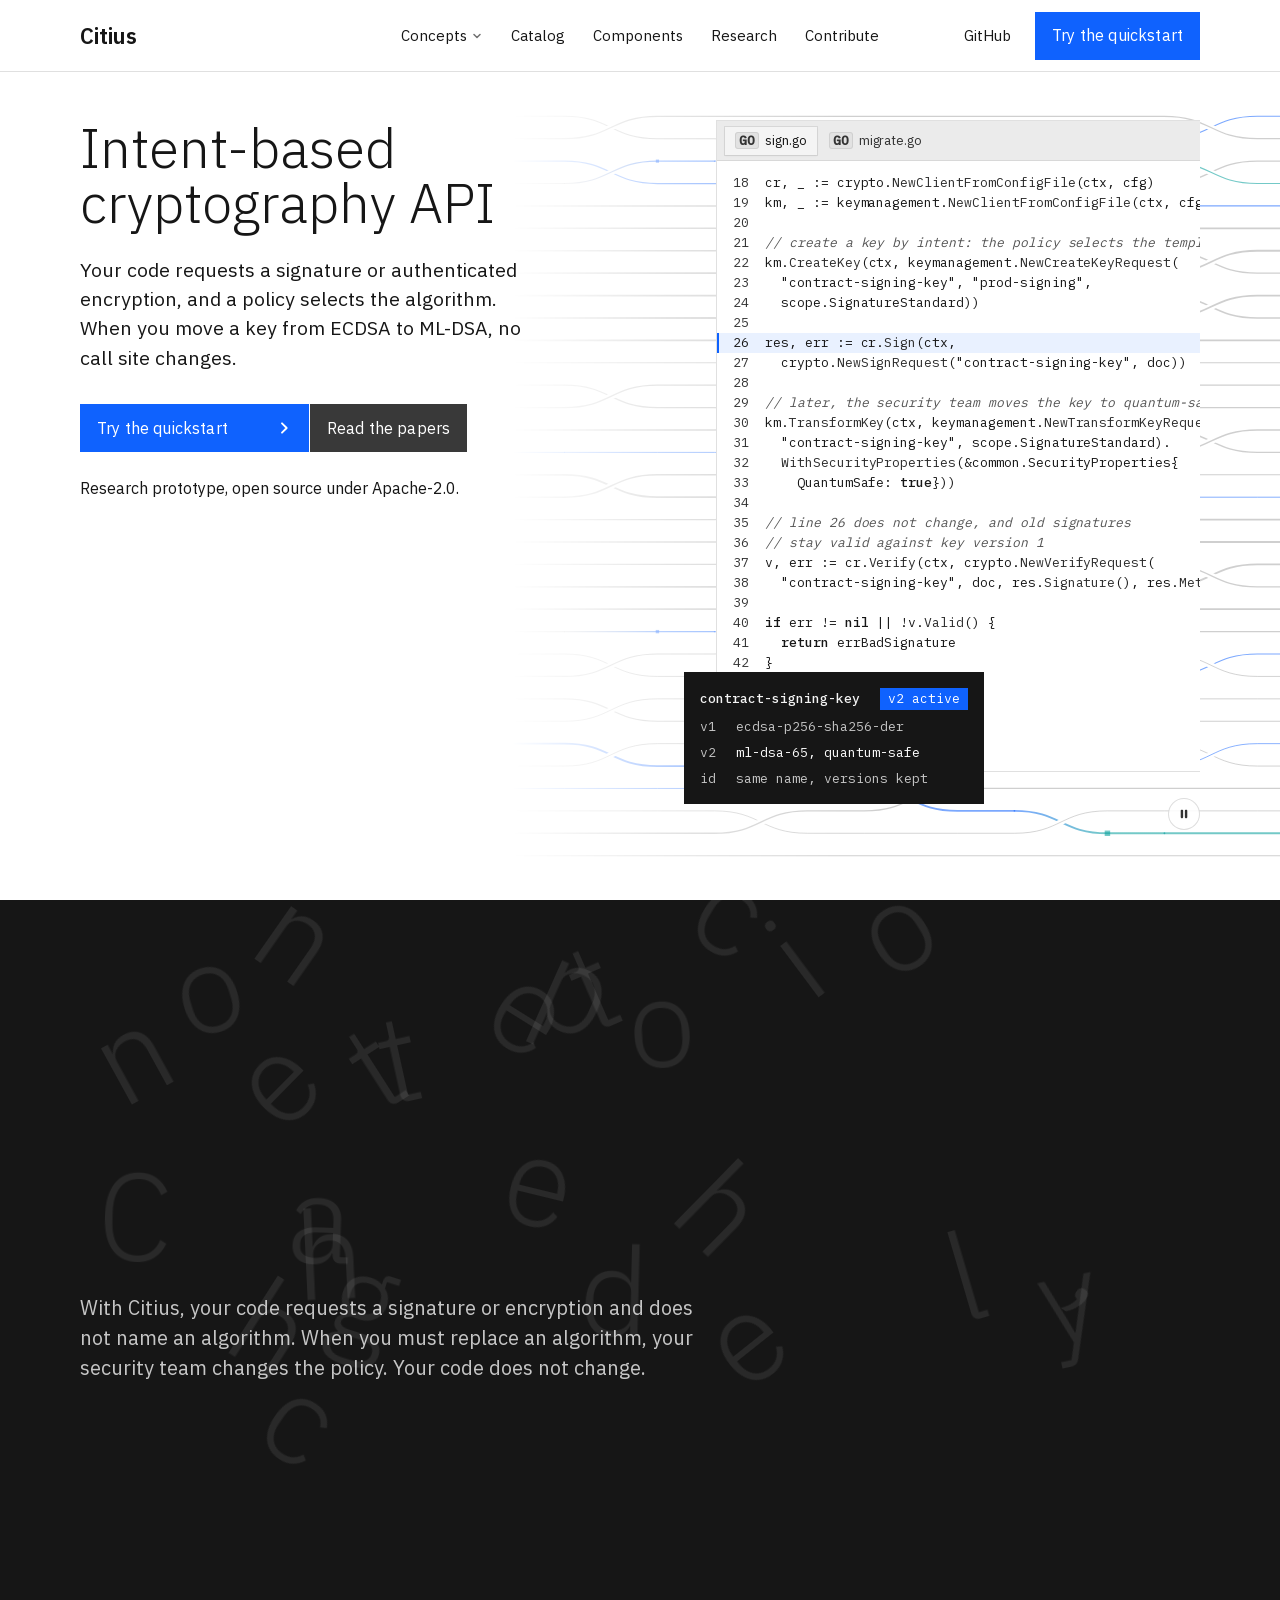
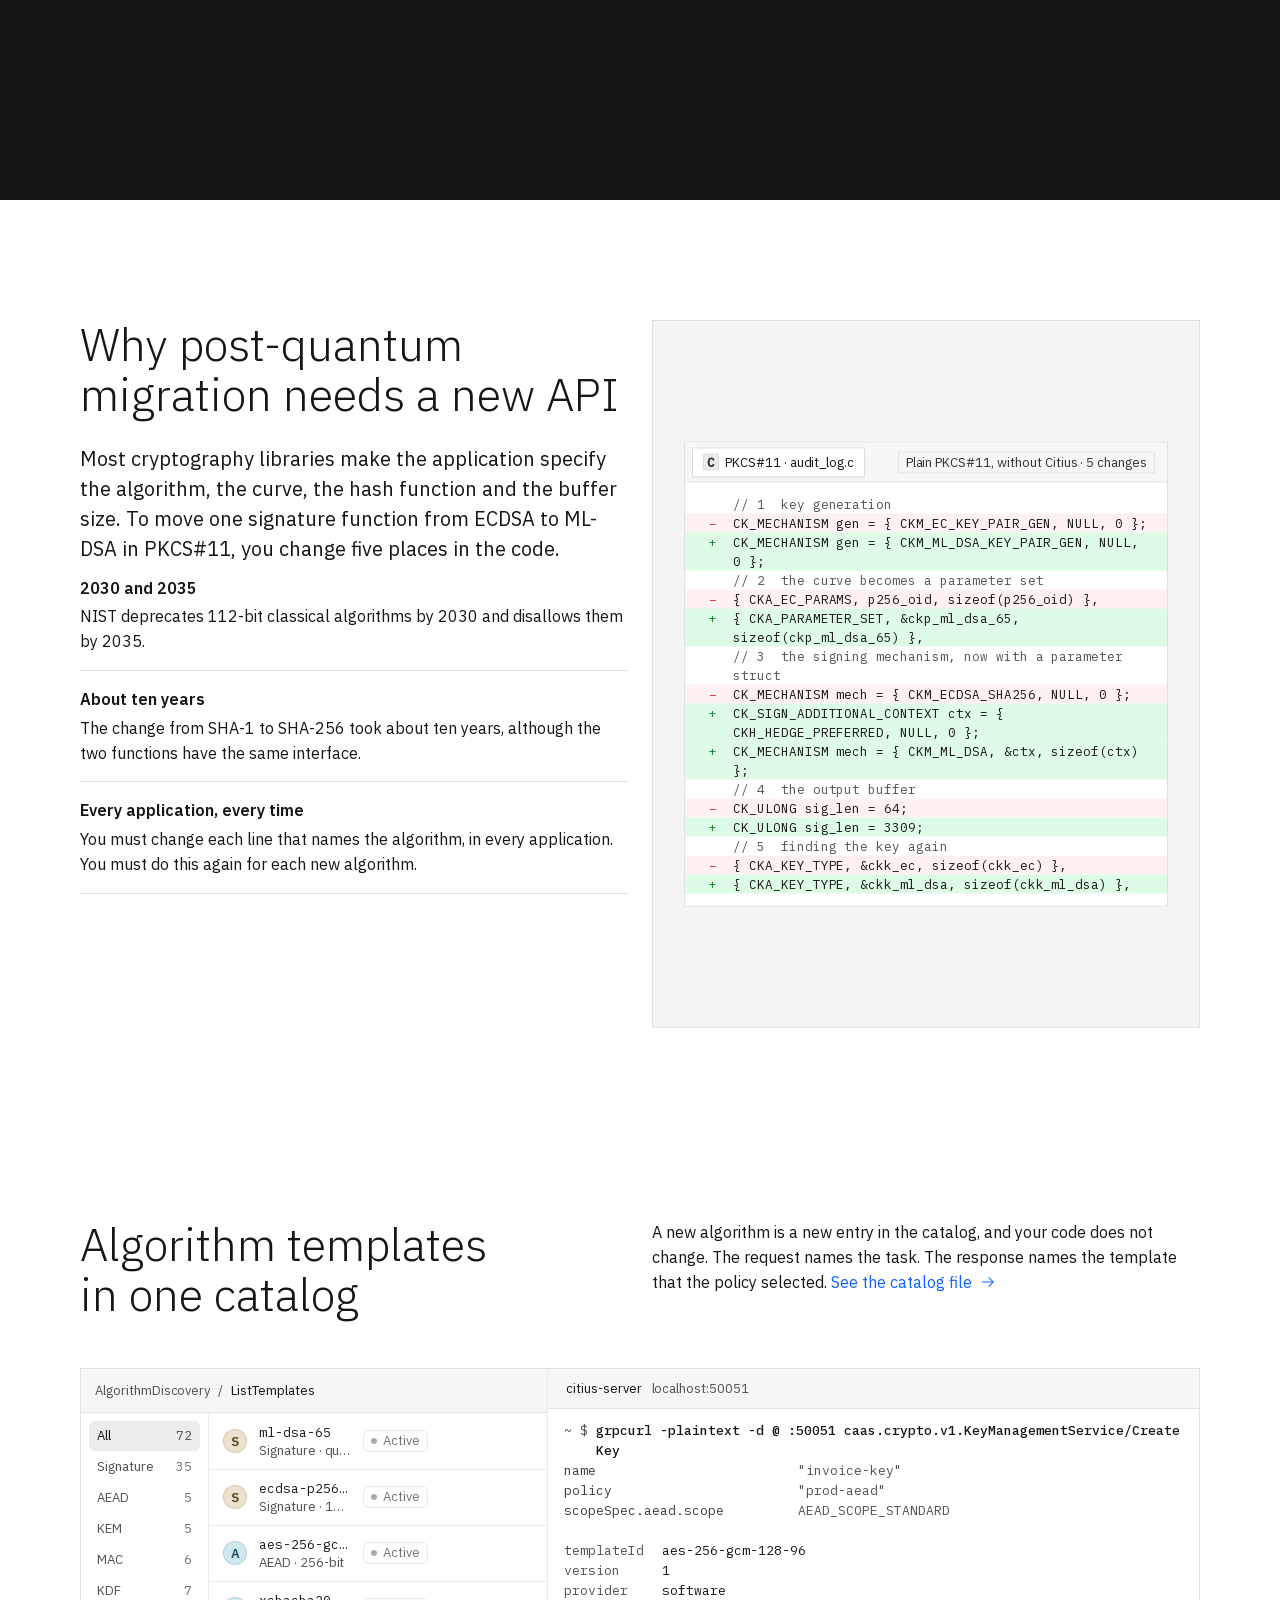
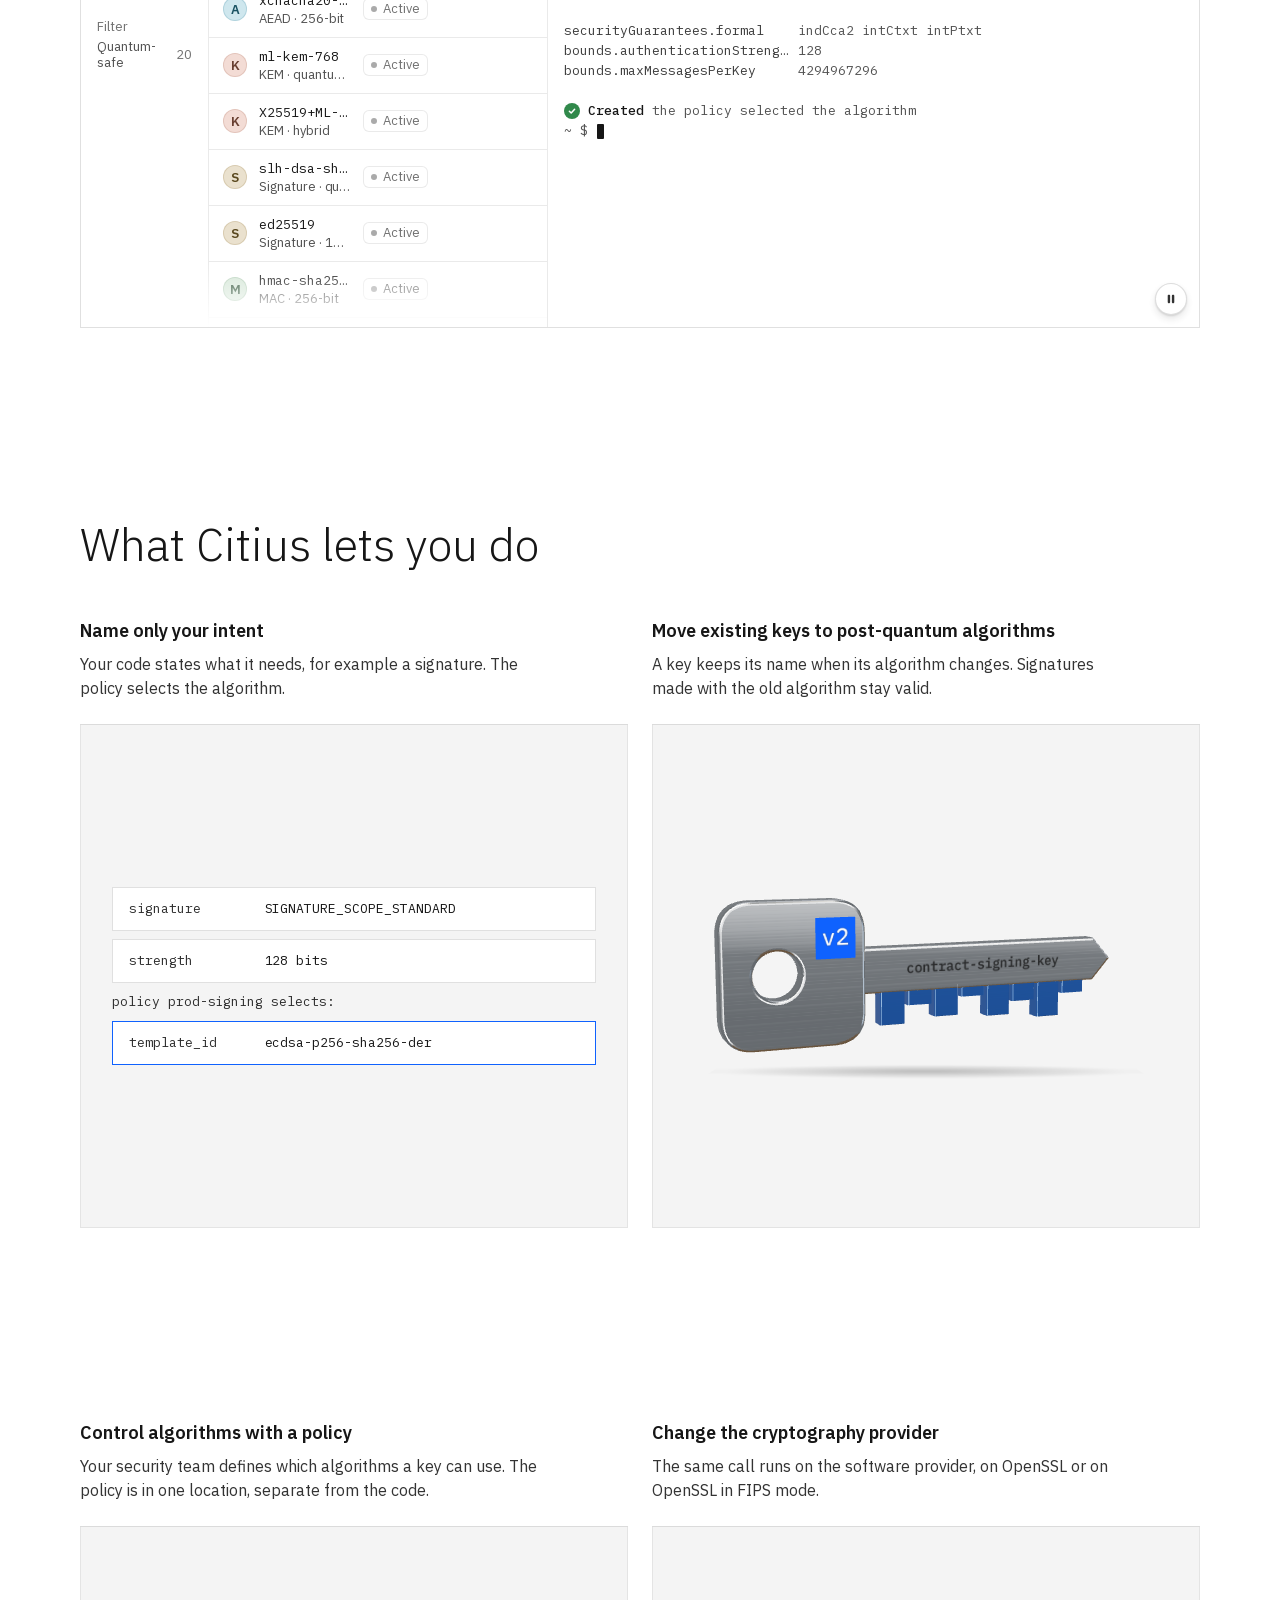
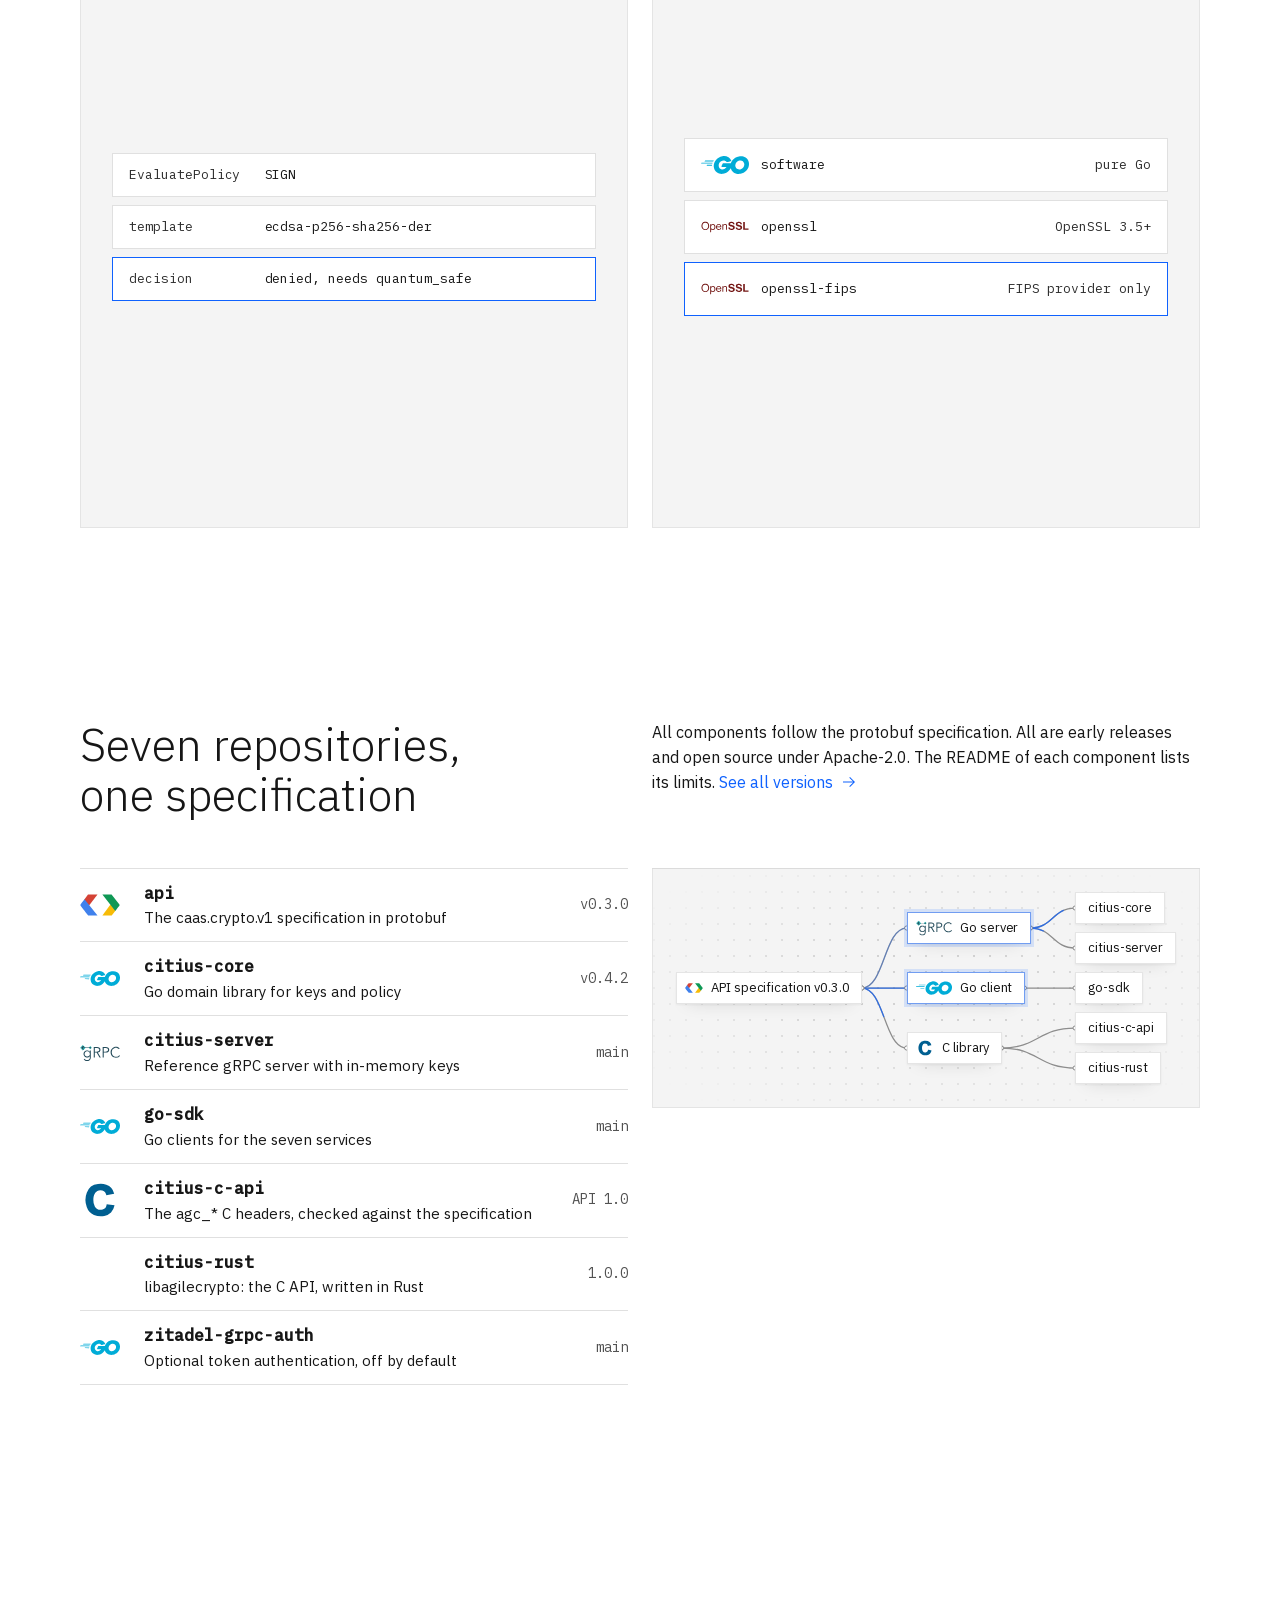
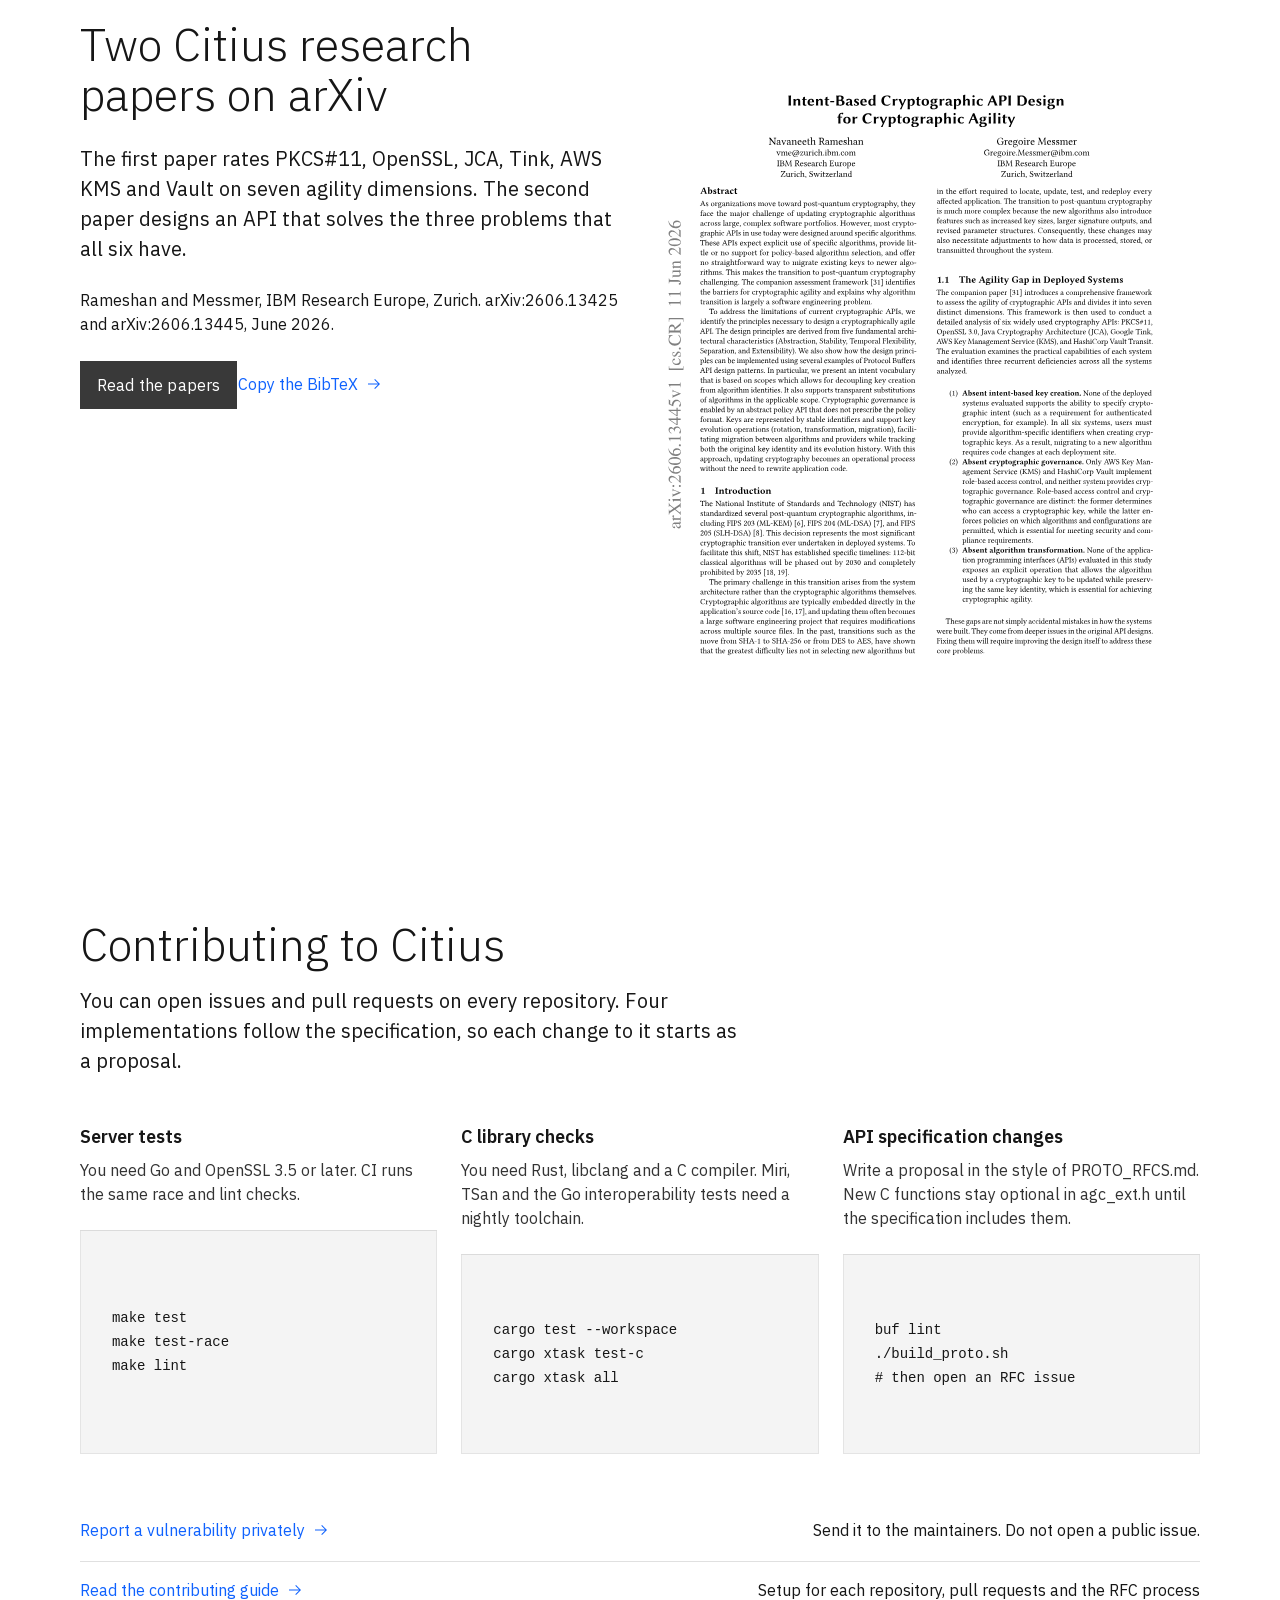
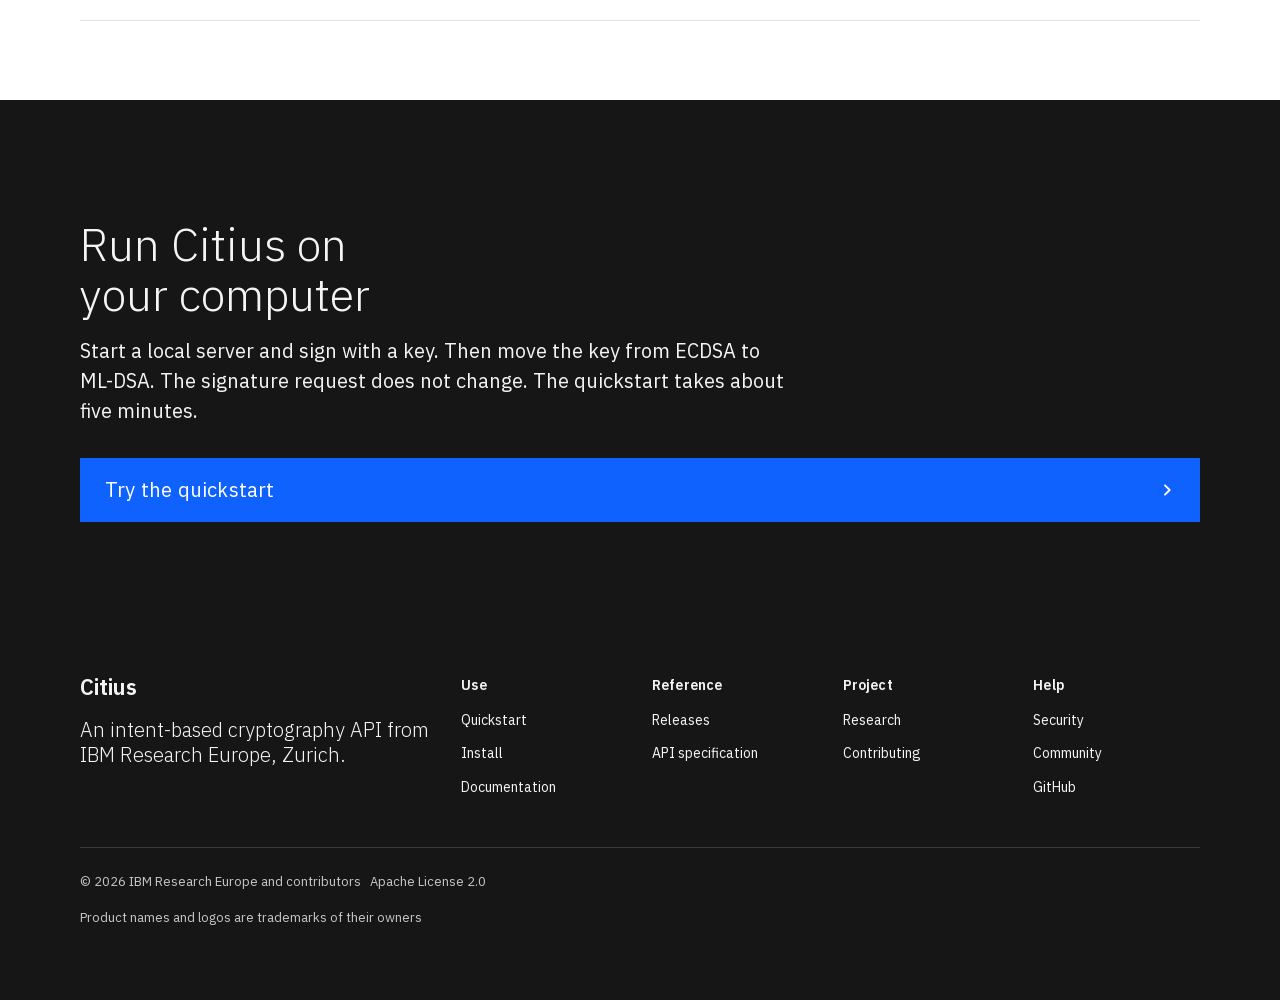
<file: index.html>
<!doctype html>
<html lang="en" data-type="software" data-radius="sharp" data-ground="sage" data-buttons="pill" data-motion>
<head>
<meta charset="utf-8">
<meta name="viewport" content="width=device-width, initial-scale=1, viewport-fit=cover">
<title>Citius: intent-based cryptography API for developers</title>
<meta name="description" content="With Citius, your code states the cryptography it needs and a policy selects the algorithm. Keys move to post-quantum algorithms without code changes.">
<meta property="og:type" content="website">
<meta property="og:title" content="Citius: intent-based cryptography API for developers">
<meta property="og:description" content="Your code states the cryptography it needs. A policy selects the algorithm. Open source under Apache-2.0.">
<meta property="og:image" content="share.jpg">
<meta name="twitter:card" content="summary_large_image">
<link rel="icon" href="favicon.svg" type="image/svg+xml">
<meta name="theme-color" content="#ffffff">
<!-- <link rel="canonical" href="https://agile-crypto.github.io/"> -->
<meta name="site-kind" content="software">
<meta name="page-type" content="software">
<link rel="preload" href="assets/fonts/ibm-plex-sans-latin.woff2" as="font" type="font/woff2" crossorigin>
<link rel="stylesheet" href="assets/system.css">
<link rel="stylesheet" href="assets/ui/cards.css">
<link rel="stylesheet" href="assets/motion/motion.css">
<link rel="stylesheet" href="assets/layout/layout.css">
<link rel="stylesheet" href="assets/icons/icon.css">
<style>
:root {
  --p-bg: #161c1a; --p-surface: #1f2725; --p-ink: #e3e2da; --p-muted: #8e948d;
  --p-accent: #9fc7b8; --p-accent-ink: #161c1a; --p-action: #9fc7b8; --p-action-ink: #161c1a;
  --p-inv-bg: #e3e2da; --p-inv-surface: #d3d2cb; --p-inv-ink: #161c1a; --p-inv-muted: #555a55;
  --p-inv-accent: #161c1a; --p-inv-accent-ink: #e3e2da; --p-inv-action: #161c1a; --p-inv-action-ink: #e3e2da;
  --font-display: "Familjen Grotesk", system-ui, sans-serif;
  --font-text: "Familjen Grotesk", system-ui, sans-serif;
  --font-mono: "IBM Plex Mono", ui-monospace, "SFMono-Regular", Menlo, Consolas, monospace;
  --display-weight: 400;
  --display-tracking: -0.03em;
  --display-tracking-xl: -0.04em;
}
</style>
<link rel="stylesheet" href="assets/ui/base.css">
<link rel="stylesheet" href="assets/ui/code/fragment.css">
<link rel="stylesheet" href="assets/ui/terminal-run/fragment.css">
<link rel="stylesheet" href="assets/ui/window/fragment.css">
<link rel="stylesheet" href="assets/diagrams/diagram.css">
<link rel="stylesheet" href="assets/site.css?v=10">
<link rel="stylesheet" href="assets/ibm.css?v=24">
<script>document.documentElement.classList.add('m-enter');setTimeout(()=>document.documentElement.classList.add('m-enter-done'),700)</script>
<script>document.documentElement.classList.add('mo-js');setTimeout(()=>document.documentElement.classList.add('mo-safe'),2500)</script>
<link rel="modulepreload" href="assets/moments/moments.js">
<link rel="modulepreload" href="assets/moments/lib.js">
<link rel="modulepreload" href="assets/moments/letters-assemble/moment.js">
</head>
<body>
<!-- type: software (open-source developer infrastructure: an intent-based cryptography API, spec + server + SDK + C/Rust library)
     deal: hero collage (centred was dealt first; the brief bans a centred hero, dealt again), nav nav-centre (nav-cards dealt;
     no photographs for its cards, dealt again per sections.md 2), close close-type, footer footer-columns, rhythm space,
     buttons pill, mark wordmark, lit ground sage; palette green-black-bone (graphite-safety-orange dealt first: an alarm orange
     on near-black reads as a warning light, the brief asks for a calm premium focus look, so the third devtool palette, a
     near-black green with a muted sage accent), type familjen (Familjen Grotesk + IBM Plex Mono), radius sharp (developer tool).
     effect: none (the brief asks for calm; the lit sage ground carries the hero frame)
     moments: letters-assemble in #principle (the page's one brand line) -->
<header class="nav nav--centre">
  <div class="wrap nav__bar">
    <a class="skip-link" href="#top">Skip to content</a>
    <a class="nav__logo" href="#top">Citius</a>
    <nav class="nav__links" aria-label="Main">
      <div class="nav__item">
        <a class="nav__link" href="#how">Concepts <svg class="chev" viewBox="0 0 12 12" aria-hidden="true"><path d="M3 4.5l3 3 3-3" fill="none" stroke="currentColor" stroke-width="1.5" stroke-linecap="round" stroke-linejoin="round"/></svg></a>
        <div class="nav__menu">
          <div class="wrap grid">
            <div class="menu-col span-3">
              <p class="t-label">How it works</p>
              <a href="#catalog">Scopes and templates<span>What you request and what runs</span></a>
              <a href="#how">Keys and versions<span>Rotate, transform, migrate</span></a>
              <a href="#principle">Policy<span>Change the policy, not the code</span></a>
            </div>
            <div class="menu-col span-3">
              <p class="t-label">Reference</p>
              <a href="releases.html">Releases<span>Components and versions</span></a>
              <a href="get-started.html#docs">Documentation<span>Specifications and design notes</span></a>
            </div>
            <div class="menu-col span-3">
              <p class="t-label">Project</p>
              <a href="research.html">Research<span>Papers and citations</span></a>
              <a href="contribute.html">Contributing<span>Issues, pull requests, RFCs</span></a>
              <a href="contribute.html#security">Security<span>Report a vulnerability</span></a>
            </div>
          </div>
        </div>
      </div>
      <div class="nav__item"><a class="nav__link" href="#catalog">Catalog</a></div>
      <div class="nav__item"><a class="nav__link" href="#components">Components</a></div>
      <div class="nav__item"><a class="nav__link" href="#research">Research</a></div>
      <div class="nav__item"><a class="nav__link" href="#contribute">Contribute</a></div>
    </nav>
    <div class="nav__actions">
      <a class="nav__link" href="https://github.com/agile-crypto">GitHub</a>
      <a class="btn btn--primary" href="get-started.html">Try the quickstart</a>
    </div>
    <button class="nav__toggle" type="button" aria-expanded="false" aria-label="Menu">
      <svg width="18" height="18" viewBox="0 0 18 18" aria-hidden="true"><path d="M2 5h14M2 13h14" stroke="currentColor" stroke-width="1.6" stroke-linecap="round"/></svg>
    </button>
  </div>
</header>

<main id="top">
  <section class="hero hero--collage" data-enter aria-labelledby="hero-h">
    <canvas class="hero-art" aria-hidden="true"></canvas>
    <div class="wrap"><div class="hero-text grid hero__grid">
      <div class="hero__text span-5">
        <h1 id="hero-h">Intent-based cryptography API</h1>
        <p class="hero__lead">Your code requests a signature or authenticated encryption, and a policy selects the algorithm. When you move a key from ECDSA to ML-DSA, no call site changes.</p>
        <div class="btn-row"><a class="btn btn--primary" href="get-started.html">Try the quickstart<svg class="m-arrow" viewBox="0 0 12 12" aria-hidden="true"><path class="m-arrow__stem" d="M1 6h8"/><path class="m-arrow__head" d="M4.5 2.5 8 6l-3.5 3.5"/></svg></a><a class="btn btn--secondary" href="research.html">Read the papers</a></div>
        <p class="hero__proof">Research prototype, open source under Apache-2.0.</p>
      </div>
      <div class="hero__art span-6 start-7" role="img" aria-label="Go code that creates a signature key from a scope, signs with the key name and then moves the key to a quantum-safe template. A card shows the two versions of the key.">
        <div class="ly-piece ly-piece--main" aria-hidden="true">
          <div class="ui ui-panel ui-code" data-ui="code">
            <div class="ui-code__tabs">
              <span class="ui-code__tab is-on"><i class="ui-code__lang">GO</i>sign.go</span>
              <span class="ui-code__tab ly-cut-hide-sm"><i class="ui-code__lang">GO</i>migrate.go</span>
              <span class="ui-spacer"></span>
            </div>
            <pre class="ui-code__pre"><code><span class="ui-code__ln l-wide" data-n="18">cr, _ := crypto.<span class="f">NewClientFromConfigFile</span>(ctx, cfg)</span>
<span class="ui-code__ln l-wide" data-n="19">km, _ := keymanagement.<span class="f">NewClientFromConfigFile</span>(ctx, cfg)</span>
<span class="ui-code__ln l-wide" data-n="20"> </span>
<span class="ui-code__ln" data-n="21"><span class="c">// create a key by intent: the policy selects the template</span></span>
<span class="ui-code__ln" data-n="22">km.<span class="f">CreateKey</span>(ctx, keymanagement.<span class="f">NewCreateKeyRequest</span>(</span>
<span class="ui-code__ln" data-n="23">  <span class="s">"contract-signing-key"</span>, <span class="s">"prod-signing"</span>,</span>
<span class="ui-code__ln" data-n="24">  scope.SignatureStandard))</span>
<span class="ui-code__ln" data-n="25"> </span>
<span class="ui-code__ln is-mark" data-n="26" data-note="Signs by key name, with whatever template the key holds.">res, err := cr.<span class="f">Sign</span>(ctx,</span>
<span class="ui-code__ln" data-n="27">  crypto.<span class="f">NewSignRequest</span>(<span class="s">"contract-signing-key"</span>, doc))</span>
<span class="ui-code__ln l-phone" data-n="28"> </span>
<span class="ui-code__ln l-phone" data-n="29"><span class="c">// later, the security team moves the key to quantum-safe</span></span>
<span class="ui-code__ln l-phone" data-n="30">km.<span class="f">TransformKey</span>(ctx, keymanagement.<span class="f">NewTransformKeyRequest</span>(</span>
<span class="ui-code__ln l-phone" data-n="31">  <span class="s">"contract-signing-key"</span>, scope.SignatureStandard).</span>
<span class="ui-code__ln l-phone" data-n="32">  <span class="f">WithSecurityProperties</span>(&amp;common.SecurityProperties{</span>
<span class="ui-code__ln l-phone" data-n="33">    QuantumSafe: <span class="k">true</span>}))</span>
<span class="ui-code__ln l-wide" data-n="34"> </span>
<span class="ui-code__ln l-wide" data-n="35"><span class="c">// line 26 does not change, and old signatures</span></span>
<span class="ui-code__ln l-wide" data-n="36"><span class="c">// stay valid against key version 1</span></span>
<span class="ui-code__ln l-wide" data-n="37">v, err := cr.<span class="f">Verify</span>(ctx, crypto.<span class="f">NewVerifyRequest</span>(</span>
<span class="ui-code__ln l-wide" data-n="38">  <span class="s">"contract-signing-key"</span>, doc, res.<span class="f">Signature</span>(), res.<span class="f">Metadata</span>()))</span>
<span class="ui-code__ln l-wide" data-n="39"> </span>
<span class="ui-code__ln l-wide" data-n="40"><span class="k">if</span> err != <span class="k">nil</span> || !v.<span class="f">Valid</span>() {</span>
<span class="ui-code__ln l-wide" data-n="41">  <span class="k">return</span> errBadSignature</span>
<span class="ui-code__ln l-wide" data-n="42">}</span></code></pre>
            <div class="ui-code__hint" data-code-hint><span class="ui-dot"></span><span data-code-text>Sign keeps its call; the key now holds version 2.</span></div>
          </div>
        </div>
        <div class="ly-piece ly-piece--note key-card" aria-hidden="true" data-ly-steps="700">
          <div class="key-card__row"><b>contract-signing-key</b><span class="key-card__chip" data-step data-step-at="3">v2 active</span></div>
          <div class="key-card__line" data-step><span class="key-card__v">v1</span><span>ecdsa-p256-sha256-der</span></div>
          <div class="key-card__line" data-step><span class="key-card__v">v2</span><span>ml-dsa-65, quantum-safe</span></div>
          <div class="key-card__line" data-step><span class="key-card__v">id</span><span>same name, versions kept</span></div>
        </div>
      </div>
    </div></div>
  </section>

  <section class="section statement ground-inverse" id="principle" data-moment="letters-assemble" aria-labelledby="principle-h">
    <div class="wrap">
      <h2 id="principle-h" class="mo-la__type">Change the policy, not the code</h2>
      <p class="mo-la__sub">With Citius, your code requests a signature or encryption and does not name an algorithm. When you must replace an algorithm, your security team changes the policy. Your code does not change.</p>
    </div>
  </section>

  <section class="section g2m" id="why" aria-labelledby="why-h">
    <div class="wrap">
      <div class="grid grid--top fill why-grid">
        <div class="span-6 stack-5">
          <h2 id="why-h">Why post-quantum migration needs a new API</h2>
          <p class="t-lead">Most cryptography libraries make the application specify the algorithm, the curve, the hash function and the buffer size. To move one signature function from ECDSA to ML-DSA in PKCS#11, you change five places in the code.</p>
          <ul class="rows why-rows">
            <li><span class="rows__name">2030 and 2035</span><p>NIST deprecates 112-bit classical algorithms by 2030 and disallows them by 2035.</p></li>
            <li><span class="rows__name">About ten years</span><p>The change from SHA-1 to SHA-256 took about ten years, although the two functions have the same interface.</p></li>
            <li><span class="rows__name">Every application, every time</span><p>You must change each line that names the algorithm, in every application. You must do this again for each new algorithm.</p></li>
          </ul>
        </div>
        <div class="panel diff-panel span-6 start-7" role="img" aria-label="Plain PKCS#11 code, without Citius: a signature function that moves from ECDSA P-256 to ML-DSA-65. Five items change: the key generation mechanism, the curve parameter, the signature mechanism, the signature length and the key type.">
          <div class="ui ui-panel ui-code diff-win" data-ui-still aria-hidden="true">
            <div class="ui-code__tabs">
              <span class="ui-code__tab is-on"><i class="ui-code__lang">C</i>PKCS#11 · audit_log.c</span>
              <span class="ui-spacer"></span>
              <span class="ui-chip ui-chip--plain">Plain PKCS#11, without Citius · 5 changes</span>
            </div>
            <pre class="ui-code__pre"><code><span class="ui-code__ln" data-n=" "><span class="c">// 1  key generation</span></span>
<span class="ui-code__ln is-del" data-n="−">CK_MECHANISM gen = { CKM_EC_KEY_PAIR_GEN, NULL, 0 };</span>
<span class="ui-code__ln is-add" data-n="+">CK_MECHANISM gen = { CKM_ML_DSA_KEY_PAIR_GEN, NULL, 0 };</span>
<span class="ui-code__ln" data-n=" "><span class="c">// 2  the curve becomes a parameter set</span></span>
<span class="ui-code__ln is-del" data-n="−">{ CKA_EC_PARAMS, p256_oid, sizeof(p256_oid) },</span>
<span class="ui-code__ln is-add" data-n="+">{ CKA_PARAMETER_SET, &amp;ckp_ml_dsa_65, sizeof(ckp_ml_dsa_65) },</span>
<span class="ui-code__ln" data-n=" "><span class="c">// 3  the signing mechanism, now with a parameter struct</span></span>
<span class="ui-code__ln is-del" data-n="−">CK_MECHANISM mech = { CKM_ECDSA_SHA256, NULL, 0 };</span>
<span class="ui-code__ln is-add" data-n="+">CK_SIGN_ADDITIONAL_CONTEXT ctx = { CKH_HEDGE_PREFERRED, NULL, 0 };</span>
<span class="ui-code__ln is-add" data-n="+">CK_MECHANISM mech = { CKM_ML_DSA, &amp;ctx, sizeof(ctx) };</span>
<span class="ui-code__ln" data-n=" "><span class="c">// 4  the output buffer</span></span>
<span class="ui-code__ln is-del" data-n="−">CK_ULONG sig_len = 64;</span>
<span class="ui-code__ln is-add" data-n="+">CK_ULONG sig_len = 3309;</span>
<span class="ui-code__ln" data-n=" "><span class="c">// 5  finding the key again</span></span>
<span class="ui-code__ln is-del" data-n="−">{ CKA_KEY_TYPE, &amp;ckk_ec, sizeof(ckk_ec) },</span>
<span class="ui-code__ln is-add" data-n="+">{ CKA_KEY_TYPE, &amp;ckk_ml_dsa, sizeof(ckk_ml_dsa) },</span></code></pre>
          </div>
        </div>
      </div>
    </div>
  </section>

  <section class="section" id="catalog" aria-labelledby="catalog-h">
    <div class="wrap">
      <div class="grid grid--top">
        <h2 id="catalog-h" class="span-5">Algorithm templates in one catalog</h2>
        <p class="span-6 start-7">A new algorithm is a new entry in the catalog, and your code does not change. The request names the task. The response names the template that the policy selected. <a class="link" href="https://github.com/agile-crypto/api/blob/main/proto/standard_algorithms.json">See the catalog file</a></p>
      </div>
      <div class="ui app fill" role="img" aria-label="The template catalog next to a terminal. The terminal creates an AEAD key with grpcurl and receives the template aes-256-gcm." data-ui-pause-host>
        <div class="app__pane app__pane--list">
          <div class="ui ui-panel ui-win" data-ui="window" data-open="Queued" data-work="Checking" data-done="Active">
            <div class="ui-win__bar">
              <span class="ui-dots" aria-hidden="true"><i></i><i></i><i></i></span>
              <span class="ui-win__crumb">AlgorithmDiscovery <i>/</i> <b>ListTemplates</b></span>
              <span class="ui-spacer"></span>
            </div>
            <div class="ui-win__body">
              <nav class="ui-win__side" aria-hidden="true">
                <span class="ui-win__nav is-on">All<em>72</em></span>
                <span class="ui-win__nav">Signature<em>35</em></span>
                <span class="ui-win__nav">AEAD<em>5</em></span>
                <span class="ui-win__nav">KEM<em>5</em></span>
                <span class="ui-win__nav">MAC<em>6</em></span>
                <span class="ui-win__nav">KDF<em>7</em></span>
                <span class="ui-win__label">Filter</span>
                <span class="ui-win__nav">Quantum-safe<em>20</em></span>
              </nav>
              <div class="ui-win__main">
                <div class="ui-win__cols" aria-hidden="true"><span></span><span>Template</span><span>Scope</span><span>Status</span><span></span></div>
                <ul class="ui-win__rows">
                  <li class="ui-win__row" data-row><span class="ui-avatar" data-tone="2">S</span><span class="ui-win__who">ml-dsa-65</span><span class="ui-win__sub">Signature · quantum-safe</span><span class="ui-win__st is-done" data-st>Active</span><span class="ui-win__age"></span></li>
                  <li class="ui-win__row" data-row><span class="ui-avatar" data-tone="2">S</span><span class="ui-win__who">ecdsa-p256-sha256-der</span><span class="ui-win__sub">Signature · 128-bit</span><span class="ui-win__st is-done" data-st>Active</span><span class="ui-win__age"></span></li>
                  <li class="ui-win__row" data-row><span class="ui-avatar" data-tone="4">A</span><span class="ui-win__who">aes-256-gcm-128-96</span><span class="ui-win__sub">AEAD · 256-bit</span><span class="ui-win__st is-done" data-st>Active</span><span class="ui-win__age"></span></li>
                  <li class="ui-win__row" data-row><span class="ui-avatar" data-tone="4">A</span><span class="ui-win__who">xchacha20-poly1305</span><span class="ui-win__sub">AEAD · 256-bit</span><span class="ui-win__st is-done" data-st>Active</span><span class="ui-win__age"></span></li>
                  <li class="ui-win__row" data-row><span class="ui-avatar" data-tone="1">K</span><span class="ui-win__who">ml-kem-768</span><span class="ui-win__sub">KEM · quantum-safe</span><span class="ui-win__st is-done" data-st>Active</span><span class="ui-win__age"></span></li>
                  <li class="ui-win__row" data-row><span class="ui-avatar" data-tone="1">K</span><span class="ui-win__who">X25519+ML-KEM-768</span><span class="ui-win__sub">KEM · hybrid</span><span class="ui-win__st is-done" data-st>Active</span><span class="ui-win__age"></span></li>
                  <li class="ui-win__row" data-row><span class="ui-avatar" data-tone="2">S</span><span class="ui-win__who">slh-dsa-sha2-128s</span><span class="ui-win__sub">Signature · quantum-safe</span><span class="ui-win__st is-done" data-st>Active</span><span class="ui-win__age"></span></li>
                  <li class="ui-win__row" data-row><span class="ui-avatar" data-tone="2">S</span><span class="ui-win__who">ed25519</span><span class="ui-win__sub">Signature · 128-bit</span><span class="ui-win__st is-done" data-st>Active</span><span class="ui-win__age"></span></li>
                  <li class="ui-win__row" data-row><span class="ui-avatar" data-tone="3">M</span><span class="ui-win__who">hmac-sha256-256</span><span class="ui-win__sub">MAC · 256-bit</span><span class="ui-win__st is-done" data-st>Active</span><span class="ui-win__age"></span></li>
                  <li class="ui-win__row" data-row><span class="ui-avatar" data-tone="5">D</span><span class="ui-win__who">hkdf-sha256</span><span class="ui-win__sub">KDF · 256-bit</span><span class="ui-win__st is-done" data-st>Active</span><span class="ui-win__age"></span></li>
                </ul>
              </div>
            </div>
          </div>
        </div>
        <div class="app__pane app__pane--open" data-ui-loop>
          <div class="ui ui-panel ui-term" data-ui="terminal-run">
            <div class="ui-term__head">
              <span class="ui-dots" aria-hidden="true"><i></i><i></i><i></i></span>
              <span class="ui-term__title">citius-server</span>
              <span class="ui-meta">localhost:50051</span>
              <span class="ui-spacer"></span>
            </div>
            <div class="ui-term__screen" data-term-screen>
              <div class="ui-term__track" data-term-track>
                <div class="ui-term__ln ui-term__cmd"><span class="ui-term__cwd">~</span><span class="ui-term__sig">$</span><span class="ui-term__typed" data-term-cmd>grpcurl -plaintext -d @ :50051 caas.crypto.v1.KeyManagementService/CreateKey</span></div>
                <div class="ui-term__ln ui-term__log" data-term-out data-term-step><span class="ui-term__path">name</span><span class="ui-term__n">"invoice-key"</span></div>
                <div class="ui-term__ln ui-term__log" data-term-out data-term-step><span class="ui-term__path">policy</span><span class="ui-term__n">"prod-aead"</span></div>
                <div class="ui-term__ln ui-term__log" data-term-out data-term-step><span class="ui-term__path">scopeSpec.aead.scope</span><span class="ui-term__n">AEAD_SCOPE_STANDARD</span></div>
                <div class="ui-term__ln ui-term__gap" data-term-out aria-hidden="true"></div>
                <div class="ui-term__ln ui-term__sum" data-term-out><span class="ui-term__key">templateId</span><span class="ui-term__val">aes-256-gcm-128-96</span></div>
                <div class="ui-term__ln ui-term__sum" data-term-out><span class="ui-term__key">version</span><span class="ui-term__val">1</span></div>
                <div class="ui-term__ln ui-term__sum" data-term-out><span class="ui-term__key">provider</span><span class="ui-term__val">software</span></div>
                <div class="ui-term__ln ui-term__gap" data-term-out aria-hidden="true"></div>
                <div class="ui-term__ln ui-term__log" data-term-out><span class="ui-term__path">securityGuarantees.formal</span><span class="ui-term__n">indCca2 intCtxt intPtxt</span></div>
                <div class="ui-term__ln ui-term__log t-wide" data-term-out><span class="ui-term__path">bounds.authenticationStrengthBits</span><span class="ui-term__n">128</span></div>
                <div class="ui-term__ln ui-term__log t-wide" data-term-out><span class="ui-term__path">bounds.maxMessagesPerKey</span><span class="ui-term__n">4294967296</span></div>
                <div class="ui-term__ln ui-term__gap" data-term-out aria-hidden="true"></div>
                <div class="ui-term__ln ui-term__done" data-term-out data-term-done><span class="ui-term__ok"><svg viewBox="0 0 16 16" aria-hidden="true"><path d="m4.5 8.3 2.4 2.4 4.6-5"/></svg></span><b>Created</b><span class="ui-term__dim">the policy selected the algorithm</span></div>
                <div class="ui-term__ln ui-term__cmd" data-term-next><span class="ui-term__cwd">~</span><span class="ui-term__sig">$</span><span class="ui-term__typed"></span><i class="ui-term__caret" aria-hidden="true"></i></div>
              </div>
            </div>
          </div>
        </div>
      </div>
    </div>
  </section>

  <section class="section g2" id="how" aria-labelledby="how-h">
    <div class="wrap">
      <div class="group">
        <div class="section-head">
          <h2 id="how-h">What Citius lets you do</h2>
        </div>
        <div class="grid">
          <article class="card card--row card--open span-6">
            <h3>Name only your intent</h3>
            <p>Your code states what it needs, for example a signature. The policy selects the algorithm.</p>
            <div class="panel" role="img" aria-label="A key request with the scope SIGNATURE_SCOPE_STANDARD and 128-bit strength. The policy prod-signing selects the template ecdsa-p256-sha256-der."><div class="ui vis vis--scope" aria-hidden="true">
              <div class="vis-row"><span class="vis-k">signature</span><span class="vis-v">SIGNATURE_SCOPE_STANDARD</span></div>
              <div class="vis-row"><span class="vis-k">strength</span><span class="vis-v">128 bits</span></div>
              <div class="vis-arrow">policy prod-signing selects:</div>
              <div class="vis-row vis-row--on"><span class="vis-k">template_id</span><span class="vis-v">ecdsa-p256-sha256-der</span></div>
            </div></div>
          </article>
          <article class="card card--row card--open span-6">
            <h3>Move existing keys to post-quantum algorithms</h3>
            <p>A key keeps its name when its algorithm changes. Signatures made with the old algorithm stay valid.</p>
            <div class="panel key3d" id="key" role="img" aria-label="A steel key named contract-signing-key. As the card scrolls into view, its teeth are cut again into a new profile and turn blue, and its tag changes from v1 to v2. The name on the key does not change.">
              <div class="key3d__stage">
                <svg class="key3d__poster" viewBox="0 0 1100 600" role="presentation" aria-hidden="true" focusable="false" preserveAspectRatio="xMidYMid meet">
                  <defs>
                    <linearGradient id="k-steel" x1="0" y1="0" x2="0" y2="1"><stop offset="0" stop-color="#b9bcc0"/><stop offset=".45" stop-color="#8d9196"/><stop offset="1" stop-color="#6b6f74"/></linearGradient>
                    <radialGradient id="k-shadow" cx=".5" cy=".5" r=".5"><stop offset="0" stop-color="#000" stop-opacity=".2"/><stop offset="1" stop-color="#000" stop-opacity="0"/></radialGradient>
                  </defs>
                  <ellipse cx="560" cy="540" rx="400" ry="26" fill="url(#k-shadow)"/>
                  <rect x="470" y="348" width="42" height="70" fill="url(#k-steel)" stroke="#5a5e63" stroke-width="1.5"/><rect x="524" y="348" width="42" height="116" fill="url(#k-steel)" stroke="#5a5e63" stroke-width="1.5"/><rect x="578" y="348" width="42" height="85" fill="url(#k-steel)" stroke="#5a5e63" stroke-width="1.5"/><rect x="632" y="348" width="42" height="131" fill="url(#k-steel)" stroke="#5a5e63" stroke-width="1.5"/><rect x="686" y="348" width="42" height="76" fill="url(#k-steel)" stroke="#5a5e63" stroke-width="1.5"/><rect x="740" y="348" width="42" height="107" fill="url(#k-steel)" stroke="#5a5e63" stroke-width="1.5"/><rect x="794" y="348" width="42" height="94" fill="url(#k-steel)" stroke="#5a5e63" stroke-width="1.5"/><rect x="848" y="348" width="42" height="125" fill="url(#k-steel)" stroke="#5a5e63" stroke-width="1.5"/>
                  <path d="M440 270 H900 L940 310 L900 350 H440 Z" fill="url(#k-steel)" stroke="#5a5e63" stroke-width="1.5"/>
                  <text x="672" y="320" text-anchor="middle" font-family="IBM Plex Mono, Menlo, monospace" font-size="30" font-weight="500" fill="#161616" fill-opacity=".8">contract-signing-key</text>
                  <rect x="170" y="165" width="290" height="290" rx="58" fill="url(#k-steel)" stroke="#5a5e63" stroke-width="1.5"/>
                  <rect x="178" y="173" width="274" height="274" rx="52" fill="none" stroke="#ffffff" stroke-opacity=".55" stroke-width="2"/>
                  <circle cx="275" cy="310" r="56" fill="#f4f4f4" stroke="#5a5e63" stroke-width="2"/>
                  <rect x="352" y="188" width="78" height="78" fill="#161616"/>
                  <text x="391" y="240" text-anchor="middle" font-family="IBM Plex Mono, Menlo, monospace" font-size="40" font-weight="500" fill="#ffffff">v1</text>
                </svg>
                <canvas aria-hidden="true"></canvas>
              </div>
            </div>
          </article>
        </div>
      </div>
      <div class="grid">
        <article class="card card--row card--open span-6">
          <h3>Control algorithms with a policy</h3>
          <p>Your security team defines which algorithms a key can use. The policy is in one location, separate from the code.</p>
          <div class="panel" role="img" aria-label="A policy evaluation for a SIGN operation with ecdsa-p256-sha256-der. The decision is denied because the policy requires a quantum-safe template."><div class="ui vis vis--policy" aria-hidden="true">
            <div class="vis-row"><span class="vis-k">EvaluatePolicy</span><span class="vis-v">SIGN</span></div>
            <div class="vis-row"><span class="vis-k">template</span><span class="vis-v">ecdsa-p256-sha256-der</span></div>
            <div class="vis-row vis-row--on"><span class="vis-k">decision</span><span class="vis-v">denied, needs quantum_safe</span></div>
          </div></div>
        </article>
        <article class="card card--row card--open span-6">
          <h3>Change the cryptography provider</h3>
          <p>The same call runs on the software provider, on OpenSSL or on OpenSSL in FIPS mode.</p>
          <div class="panel" role="img" aria-label="Three providers that run the same call: software in pure Go, OpenSSL 3.5 or later, and OpenSSL restricted to its FIPS provider."><div class="ui vis vis--providers" aria-hidden="true">
            <div class="vis-prov"><img class="ic ic-40 ic-wide" src="assets/icons/go.svg" alt="" width="40" height="15"><span>software</span><span class="vis-st">pure Go</span></div>
            <div class="vis-prov"><img class="ic ic-40 ic-wide" src="assets/icons/openssl.svg" alt="" width="40" height="9"><span>openssl</span><span class="vis-st">OpenSSL 3.5+</span></div>
            <div class="vis-prov vis-prov--on"><img class="ic ic-40 ic-wide" src="assets/icons/openssl.svg" alt="" width="40" height="9"><span>openssl-fips</span><span class="vis-st">FIPS provider only</span></div>
          </div></div>
        </article>
      </div>
    </div>
  </section>

  <section class="section" id="components" aria-labelledby="components-h">
    <div class="wrap">
      <div class="grid grid--top">
        <h2 id="components-h" class="span-5">Seven repositories, one specification</h2>
        <p class="span-6 start-7">All components follow the protobuf specification. All are early releases and open source under Apache-2.0. The README of each component lists its limits. <a class="link" href="releases.html">See all versions</a></p>
      </div>
      <div class="grid grid--top fill comp-split">
        <ul class="comp ic-dark span-6">
          <li class="comp__row"><img class="ic ic-40 ic-land" src="assets/icons/protobuf.svg" alt="" width="40" height="22"><span class="comp__txt"><a class="comp__name" href="https://github.com/agile-crypto/api">api</a><span class="comp__what">The caas.crypto.v1 specification in protobuf</span></span><span class="comp__ver">v0.3.0</span></li>
          <li class="comp__row"><img class="ic ic-40 ic-wide" src="assets/icons/go.svg" alt="" width="40" height="15"><span class="comp__txt"><a class="comp__name" href="https://github.com/agile-crypto/citius-core">citius-core</a><span class="comp__what">Go domain library for keys and policy</span></span><span class="comp__ver">v0.4.2</span></li>
          <li class="comp__row"><img class="ic ic-40 ic-wide" src="assets/icons/grpc.svg" alt="" width="40" height="16"><span class="comp__txt"><a class="comp__name" href="https://github.com/agile-crypto/citius-server">citius-server</a><span class="comp__what">Reference gRPC server with in-memory keys</span></span><span class="comp__ver">main</span></li>
          <li class="comp__row"><img class="ic ic-40 ic-wide" src="assets/icons/go.svg" alt="" width="40" height="15"><span class="comp__txt"><a class="comp__name" href="https://github.com/agile-crypto/citius-go-sdk">go-sdk</a><span class="comp__what">Go clients for the seven services</span></span><span class="comp__ver">main</span></li>
          <li class="comp__row"><img class="ic ic-40" src="assets/icons/c.svg" alt="" width="40" height="40"><span class="comp__txt"><a class="comp__name" href="https://github.com/agile-crypto/citius-c-api">citius-c-api</a><span class="comp__what">The agc_* C headers, checked against the specification</span></span><span class="comp__ver">API 1.0</span></li>
          <li class="comp__row"><img class="ic ic-40 ic-ink" src="assets/icons/rust.svg" alt="" width="40" height="40"><span class="comp__txt"><a class="comp__name" href="https://github.com/agile-crypto/citius-rust">citius-rust</a><span class="comp__what">libagilecrypto: the C API, written in Rust</span></span><span class="comp__ver">1.0.0</span></li>
          <li class="comp__row"><img class="ic ic-40 ic-wide" src="assets/icons/go.svg" alt="" width="40" height="15"><span class="comp__txt"><a class="comp__name" href="https://github.com/agile-crypto/zitadel-grpc-auth">zitadel-grpc-auth</a><span class="comp__what">Optional token authentication, off by default</span></span><span class="comp__ver">main</span></li>
        </ul>
        <div class="panel comp-dg span-6 start-7"><div class="dg" data-diagram data-dg-still><script type="application/json">{"layout": "tree", "size": "band", "motion": {"pulse": "none"}, "alt": "The api spec branches into the Go stack, citius-core and citius-server with the go-sdk as client, and the C stack, citius-c-api implemented by citius-rust.", "root": {"label": "API specification v0.3.0", "icon": "file:file-type-protobuf", "children": [{"label": "Go server", "icon": "grpc", "children": [{"label": "citius-core"}, {"label": "citius-server"}]}, {"label": "Go client", "icon": "logos:go", "children": [{"label": "go-sdk"}]}, {"label": "C library", "icon": "file:file-type-c", "children": [{"label": "citius-c-api"}, {"label": "citius-rust"}]}]}}</script></div></div>
      </div>
    </div>
  </section>

  <section class="section" id="research" aria-labelledby="research-h">
    <div class="wrap">
      <div class="grid grid--top fill">
        <div class="span-6 stack-5">
          <h2 id="research-h">Two Citius research papers on arXiv</h2>
          <p class="t-lead">The first paper rates PKCS#11, OpenSSL, JCA, Tink, AWS KMS and Vault on seven agility dimensions. The second paper designs an API that solves the three problems that all six have.</p>
          <p>Rameshan and Messmer, IBM Research Europe, Zurich. arXiv:2606.13425 and arXiv:2606.13445, June 2026.</p>
          <div class="btn-row"><a class="btn btn--secondary" href="research.html">Read the papers</a><a class="link" href="research.html#cite">Copy the BibTeX</a></div>
        </div>
        <a class="frame frame--photo paper-frame span-6 start-7" href="research.html#design">
          <img class="frame__img" src="assets/img/paper-intent-api-p1.svg" alt="First page of the paper Intent-Based Cryptographic API Design for Cryptographic Agility" loading="lazy" width="612" height="792">
        </a>
      </div>
    </div>
  </section>

  <section class="section" id="contribute" aria-labelledby="contribute-h">
    <div class="wrap">
      <div class="section-head">
        <h2 id="contribute-h">Contributing to Citius</h2>
        <p>You can open issues and pull requests on every repository. Four implementations follow the specification, so each change to it starts as a proposal.</p>
      </div>
      <div class="grid">
        <article class="card card--row card--open span-4">
          <h3>Server tests</h3>
          <p>You need Go and OpenSSL 3.5 or later. CI runs the same race and lint checks.</p>
          <div class="panel" role="img" aria-label="Shell commands for this repository"><pre class="ui cmd" aria-hidden="true"><code>make test
make test-race
make lint</code></pre></div>
        </article>
        <article class="card card--row card--open span-4">
          <h3>C library checks</h3>
          <p>You need Rust, libclang and a C compiler. Miri, TSan and the Go interoperability tests need a nightly toolchain.</p>
          <div class="panel" role="img" aria-label="Shell commands for this repository"><pre class="ui cmd" aria-hidden="true"><code>cargo test --workspace
cargo xtask test-c
cargo xtask all</code></pre></div>
        </article>
        <article class="card card--row card--open span-4">
          <h3>API specification changes</h3>
          <p>Write a proposal in the style of PROTO_RFCS.md. New C functions stay optional in agc_ext.h until the specification includes them.</p>
          <div class="panel" role="img" aria-label="Shell commands for this repository"><pre class="ui cmd" aria-hidden="true"><code>buf lint
./build_proto.sh
# then open an RFC issue</code></pre></div>
        </article>
      </div>
      <ul class="rows contrib-rows">
        <li><a class="rows__name link" href="contribute.html#security">Report a vulnerability privately</a><span class="rows__value">Send it to the maintainers. Do not open a public issue.</span></li>
        <li><a class="rows__name link" href="contribute.html">Read the contributing guide</a><span class="rows__value">Setup for each repository, pull requests and the RFC process</span></li>
      </ul>
    </div>
  </section>


</main>

<footer class="footer closing footer--dark ground-inverse" id="contact" aria-labelledby="close-h">
  <div class="wrap">
    <div class="closing__cta close--type">
      <div class="section-head">
        <h2 id="close-h">Run Citius on your computer</h2>
        <p>Start a local server and sign with a key. Then move the key from ECDSA to ML-DSA. The signature request does not change. The quickstart takes about five minutes.</p>
      </div>
      <a class="btn btn--primary btn--xl btn--wide" href="get-started.html">Try the quickstart<svg class="m-arrow" viewBox="0 0 12 12" aria-hidden="true"><path class="m-arrow__stem" d="M1 6h8"/><path class="m-arrow__head" d="M4.5 2.5 8 6l-3.5 3.5"/></svg></a>
    </div>
    <div class="closing__links">
      <div class="grid">
        <div class="span-4 stack-4">
          <a class="nav__logo" href="#top">Citius</a>
          <p class="footer__lede">An intent-based cryptography API from IBM Research Europe, Zurich.</p>
        </div>
        <div class="span-2 footer__col"><h3>Use</h3><ul><li><a href="get-started.html">Quickstart</a></li><li><a href="get-started.html#install">Install</a></li><li><a href="get-started.html#docs">Documentation</a></li></ul></div>
        <div class="span-2 footer__col"><h3>Reference</h3><ul><li><a href="releases.html">Releases</a></li><li><a href="https://github.com/agile-crypto/api">API specification</a></li></ul></div>
        <div class="span-2 footer__col"><h3>Project</h3><ul><li><a href="research.html">Research</a></li><li><a href="contribute.html">Contributing</a></li></ul></div>
        <div class="span-2 footer__col"><h3>Help</h3><ul><li><a href="contribute.html#security">Security</a></li><li><a href="contribute.html#community">Community</a></li><li><a href="https://github.com/agile-crypto">GitHub</a></li></ul></div>
      </div>
      <div class="footer__legal">
        <span>&copy; 2026 IBM Research Europe and contributors &nbsp; <a href="https://www.apache.org/licenses/LICENSE-2.0">Apache License 2.0</a></span>
        <div class="socials"></div>
        <span class="credits">Product names and logos are trademarks of their owners</span>
      </div>
    </div>
  </div>
</footer>

<script src="assets/exchange.js" defer></script>
<script src="assets/hero-art.js" defer></script>
<script type="module">
  // the 3D key loads only when its section comes near (Three.js is about 690 KB)
  const sec = document.getElementById('key');
  if (sec && 'IntersectionObserver' in window) {
    const io = new IntersectionObserver((es) => {
      if (es.some((e) => e.isIntersecting)) { io.disconnect(); import('./assets/key3d.js?v=3').catch(() => sec.classList.add('key3d--still')); }
    }, { rootMargin: '50% 0px' });
    io.observe(sec);
  }
</script>
<script type="module" src="assets/system.js"></script>
<script type="module" src="assets/motion/motion.js"></script>
<script type="module" src="assets/layout/layout.js"></script>
<script type="module" src="assets/diagrams/mount.js"></script>
</body>
</html>
</file>
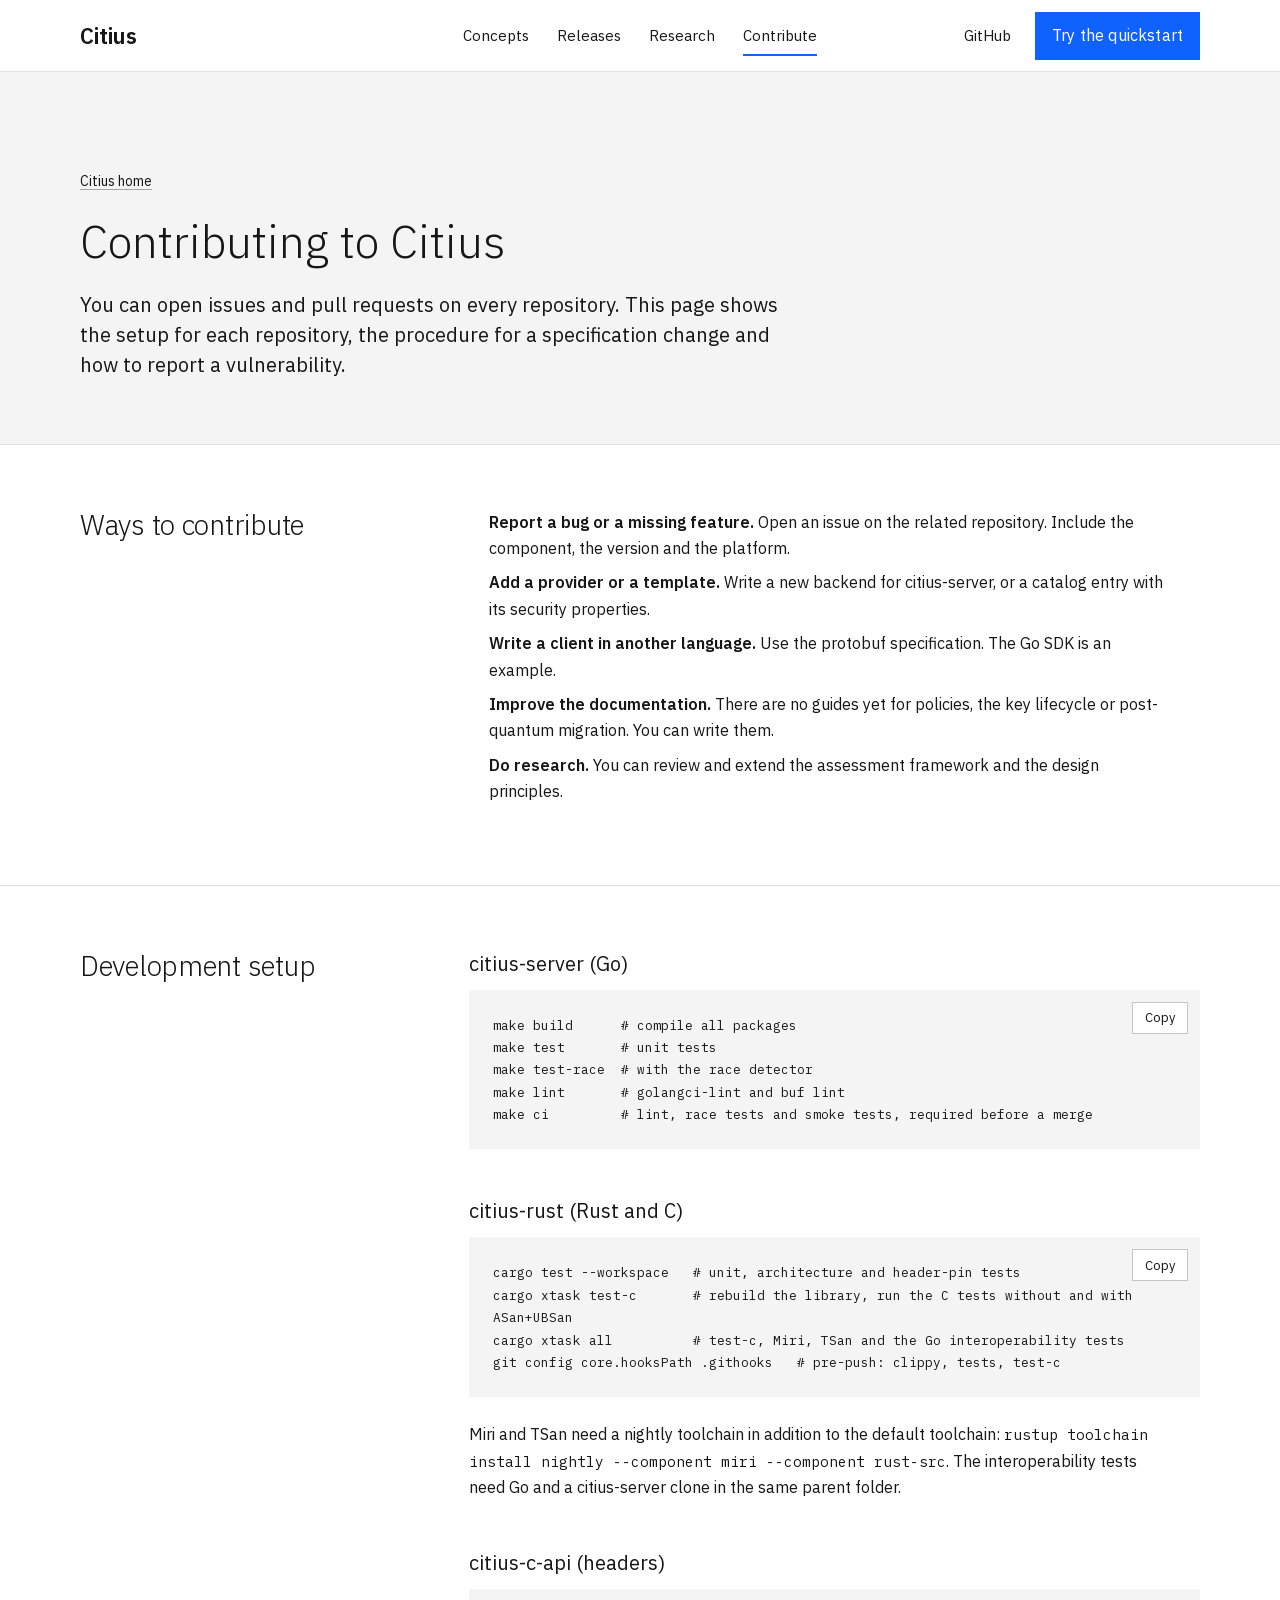
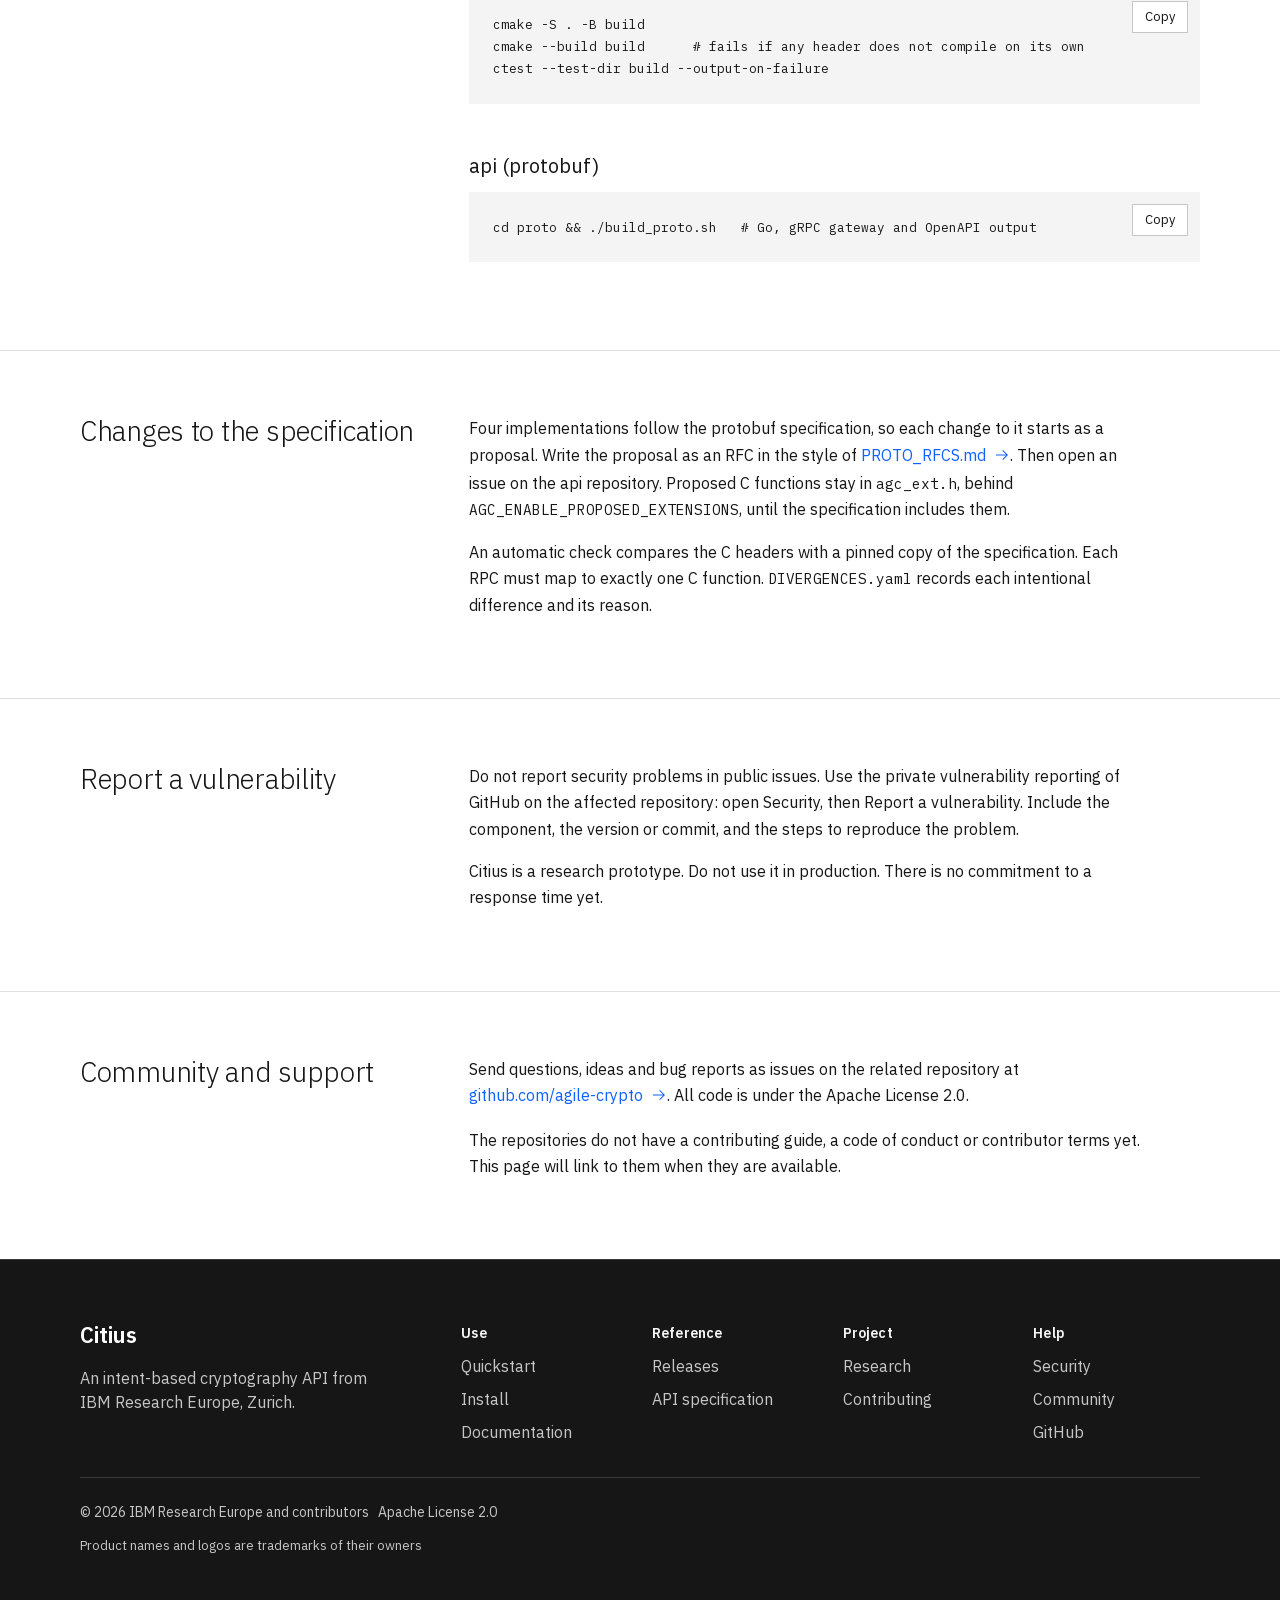
<file: contribute.html>
<!doctype html>
<html lang="en" data-type="software" data-radius="sharp" data-ground="sage" data-buttons="pill" data-motion>
<head>
<meta charset="utf-8">
<meta name="viewport" content="width=device-width, initial-scale=1, viewport-fit=cover">
<title>Contributing to Citius: setup, specification changes and security</title>
<meta name="description" content="How to contribute to Citius: ways to help, the setup for each repository, the procedure for specification changes and how to report a vulnerability.">
<meta property="og:type" content="website">
<meta property="og:title" content="Contributing to Citius: setup, specification changes and security">
<meta property="og:description" content="How to contribute to Citius: ways to help, the setup for each repository, the procedure for specification changes and how to report a vulnerability.">
<meta property="og:image" content="share.jpg">
<meta name="twitter:card" content="summary_large_image">
<link rel="icon" href="favicon.svg" type="image/svg+xml">
<meta name="theme-color" content="#ffffff">
<meta name="site-kind" content="software">
<meta name="page-type" content="software">
<link rel="preload" href="assets/fonts/ibm-plex-sans-latin.woff2" as="font" type="font/woff2" crossorigin>
<link rel="stylesheet" href="assets/system.css">
<link rel="stylesheet" href="assets/ui/cards.css">
<link rel="stylesheet" href="assets/motion/motion.css">
<link rel="stylesheet" href="assets/icons/icon.css">
<style>
:root {
  --p-bg: #161c1a; --p-surface: #1f2725; --p-ink: #e3e2da; --p-muted: #8e948d;
  --p-accent: #9fc7b8; --p-accent-ink: #161c1a; --p-action: #9fc7b8; --p-action-ink: #161c1a;
  --p-inv-bg: #e3e2da; --p-inv-surface: #d3d2cb; --p-inv-ink: #161c1a; --p-inv-muted: #555a55;
  --p-inv-accent: #161c1a; --p-inv-accent-ink: #e3e2da; --p-inv-action: #161c1a; --p-inv-action-ink: #e3e2da;
  --font-display: "Familjen Grotesk", system-ui, sans-serif;
  --font-text: "Familjen Grotesk", system-ui, sans-serif;
  --font-mono: "IBM Plex Mono", ui-monospace, "SFMono-Regular", Menlo, Consolas, monospace;
  --display-weight: 400;
  --display-tracking: -0.03em;
  --display-tracking-xl: -0.04em;
}
</style>
<link rel="stylesheet" href="assets/site.css?v=10">
<link rel="stylesheet" href="assets/ibm.css?v=24">
<script>document.documentElement.classList.add('m-enter');setTimeout(()=>document.documentElement.classList.add('m-enter-done'),700)</script>
</head>
<body class="doc-page">
<header class="nav nav--centre">
  <div class="wrap nav__bar">
    <a class="skip-link" href="#top">Skip to content</a>
    <a class="nav__logo" href="index.html">Citius</a>
    <nav class="nav__links" aria-label="Main">
      <div class="nav__item"><a class="nav__link" href="index.html#how">Concepts</a></div>
      <div class="nav__item"><a class="nav__link" href="releases.html">Releases</a></div>
      <div class="nav__item"><a class="nav__link" href="research.html">Research</a></div>
      <div class="nav__item"><a class="nav__link" href="contribute.html" aria-current="page">Contribute</a></div>
    </nav>
    <div class="nav__actions">
      <a class="nav__link" href="https://github.com/agile-crypto">GitHub</a>
      <a class="btn btn--primary" href="get-started.html">Try the quickstart</a>
    </div>
    <button class="nav__toggle" type="button" aria-expanded="false" aria-label="Menu">
      <svg width="18" height="18" viewBox="0 0 18 18" aria-hidden="true"><path d="M2 5h14M2 13h14" stroke="currentColor" stroke-width="1.6" stroke-linecap="round"/></svg>
    </button>
  </div>
</header>
<main id="top"><div class="doc-main">
  <section class="doc-hero" aria-labelledby="page-h">
    <div class="wrap">
      <a class="crumb" href="index.html">Citius home</a>
      <h1 id="page-h">Contributing to Citius</h1>
      <p class="t-lead">You can open issues and pull requests on every repository. This page shows the setup for each repository, the procedure for a specification change and how to report a vulnerability.</p>
    </div>
  </section>
  <section class="doc-sec" id="ways" aria-labelledby="ways-h">
    <div class="wrap doc-grid">
      <div><h2 id="ways-h">Ways to contribute</h2></div>
      <div class="doc-body">
        <ul>
          <li><b>Report a bug or a missing feature.</b> Open an issue on the related repository. Include the component, the version and the platform.</li>
          <li><b>Add a provider or a template.</b> Write a new backend for citius-server, or a catalog entry with its security properties.</li>
          <li><b>Write a client in another language.</b> Use the protobuf specification. The Go SDK is an example.</li>
          <li><b>Improve the documentation.</b> There are no guides yet for policies, the key lifecycle or post-quantum migration. You can write them.</li>
          <li><b>Do research.</b> You can review and extend the assessment framework and the design principles.</li>
        </ul>
      </div>
    </div>
  </section>
  <section class="doc-sec" id="setup" aria-labelledby="setup-h">
    <div class="wrap doc-grid">
      <div><h2 id="setup-h">Development setup</h2></div>
      <div class="doc-body">
        <h3>citius-server (Go)</h3>
<div class="copy-wrap"><pre class="block"><code>make build      # compile all packages
make test       # unit tests
make test-race  # with the race detector
make lint       # golangci-lint and buf lint
make ci         # lint, race tests and smoke tests, required before a merge</code></pre><button class="copy-btn" type="button" data-copy>Copy</button></div>
        <h3>citius-rust (Rust and C)</h3>
<div class="copy-wrap"><pre class="block"><code>cargo test --workspace   # unit, architecture and header-pin tests
cargo xtask test-c       # rebuild the library, run the C tests without and with ASan+UBSan
cargo xtask all          # test-c, Miri, TSan and the Go interoperability tests
git config core.hooksPath .githooks   # pre-push: clippy, tests, test-c</code></pre><button class="copy-btn" type="button" data-copy>Copy</button></div>
        <p>Miri and TSan need a nightly toolchain in addition to the default toolchain: <code>rustup toolchain install nightly --component miri --component rust-src</code>. The interoperability tests need Go and a citius-server clone in the same parent folder.</p>
        <h3>citius-c-api (headers)</h3>
<div class="copy-wrap"><pre class="block"><code>cmake -S . -B build
cmake --build build      # fails if any header does not compile on its own
ctest --test-dir build --output-on-failure</code></pre><button class="copy-btn" type="button" data-copy>Copy</button></div>
        <h3>api (protobuf)</h3>
<div class="copy-wrap"><pre class="block"><code>cd proto &amp;&amp; ./build_proto.sh   # Go, gRPC gateway and OpenAPI output</code></pre><button class="copy-btn" type="button" data-copy>Copy</button></div>
      </div>
    </div>
  </section>
  <section class="doc-sec" id="spec-changes" aria-labelledby="spec-changes-h">
    <div class="wrap doc-grid">
      <div><h2 id="spec-changes-h">Changes to the specification</h2></div>
      <div class="doc-body">
        <p>Four implementations follow the protobuf specification, so each change to it starts as a proposal. Write the proposal as an RFC in the style of <a class="link" href="https://github.com/agile-crypto/citius-c-api/blob/main/docs/PROTO_RFCS.md">PROTO_RFCS.md</a>. Then open an issue on the api repository. Proposed C functions stay in <code>agc_ext.h</code>, behind <code>AGC_ENABLE_PROPOSED_EXTENSIONS</code>, until the specification includes them.</p>
        <p>An automatic check compares the C headers with a pinned copy of the specification. Each RPC must map to exactly one C function. <code>DIVERGENCES.yaml</code> records each intentional difference and its reason.</p>
      </div>
    </div>
  </section>
  <section class="doc-sec" id="security" aria-labelledby="security-h">
    <div class="wrap doc-grid">
      <div><h2 id="security-h">Report a vulnerability</h2></div>
      <div class="doc-body">
        <p>Do not report security problems in public issues. Use the private vulnerability reporting of GitHub on the affected repository: open Security, then Report a vulnerability. Include the component, the version or commit, and the steps to reproduce the problem.</p>
        <p>Citius is a research prototype. Do not use it in production. There is no commitment to a response time yet.</p>
      </div>
    </div>
  </section>
  <section class="doc-sec" id="community" aria-labelledby="community-h">
    <div class="wrap doc-grid">
      <div><h2 id="community-h">Community and support</h2></div>
      <div class="doc-body">
        <p>Send questions, ideas and bug reports as issues on the related repository at <a class="link" href="https://github.com/agile-crypto">github.com/agile-crypto</a>. All code is under the Apache License 2.0.</p>
        <p>The repositories do not have a contributing guide, a code of conduct or contributor terms yet. This page will link to them when they are available.</p>
      </div>
    </div>
  </section>
</div></main>
<footer class="doc-foot ground-inverse" id="contact">
  <div class="wrap">
    <div class="grid">
      <div class="span-4 stack-4">
        <a class="nav__logo" href="index.html">Citius</a>
        <p class="footer__lede">An intent-based cryptography API from IBM Research Europe, Zurich.</p>
      </div>
      <div class="span-2 footer__col"><h3>Use</h3><ul><li><a href="get-started.html">Quickstart</a></li><li><a href="get-started.html#install">Install</a></li><li><a href="get-started.html#docs">Documentation</a></li></ul></div>
      <div class="span-2 footer__col"><h3>Reference</h3><ul><li><a href="releases.html">Releases</a></li><li><a href="https://github.com/agile-crypto/api">API specification</a></li></ul></div>
      <div class="span-2 footer__col"><h3>Project</h3><ul><li><a href="research.html">Research</a></li><li><a href="contribute.html">Contributing</a></li></ul></div>
      <div class="span-2 footer__col"><h3>Help</h3><ul><li><a href="contribute.html#security">Security</a></li><li><a href="contribute.html#community">Community</a></li><li><a href="https://github.com/agile-crypto">GitHub</a></li></ul></div>
    </div>
    <div class="footer__legal">
      <span>&copy; 2026 IBM Research Europe and contributors &nbsp; <a href="https://www.apache.org/licenses/LICENSE-2.0">Apache License 2.0</a></span>
      <span class="credits">Product names and logos are trademarks of their owners</span>
    </div>
  </div>
</footer>
<script type="module" src="assets/system.js"></script>
<script type="module" src="assets/motion/motion.js"></script>
<script src="assets/site.js" defer></script>
</body>
</html>
</file>
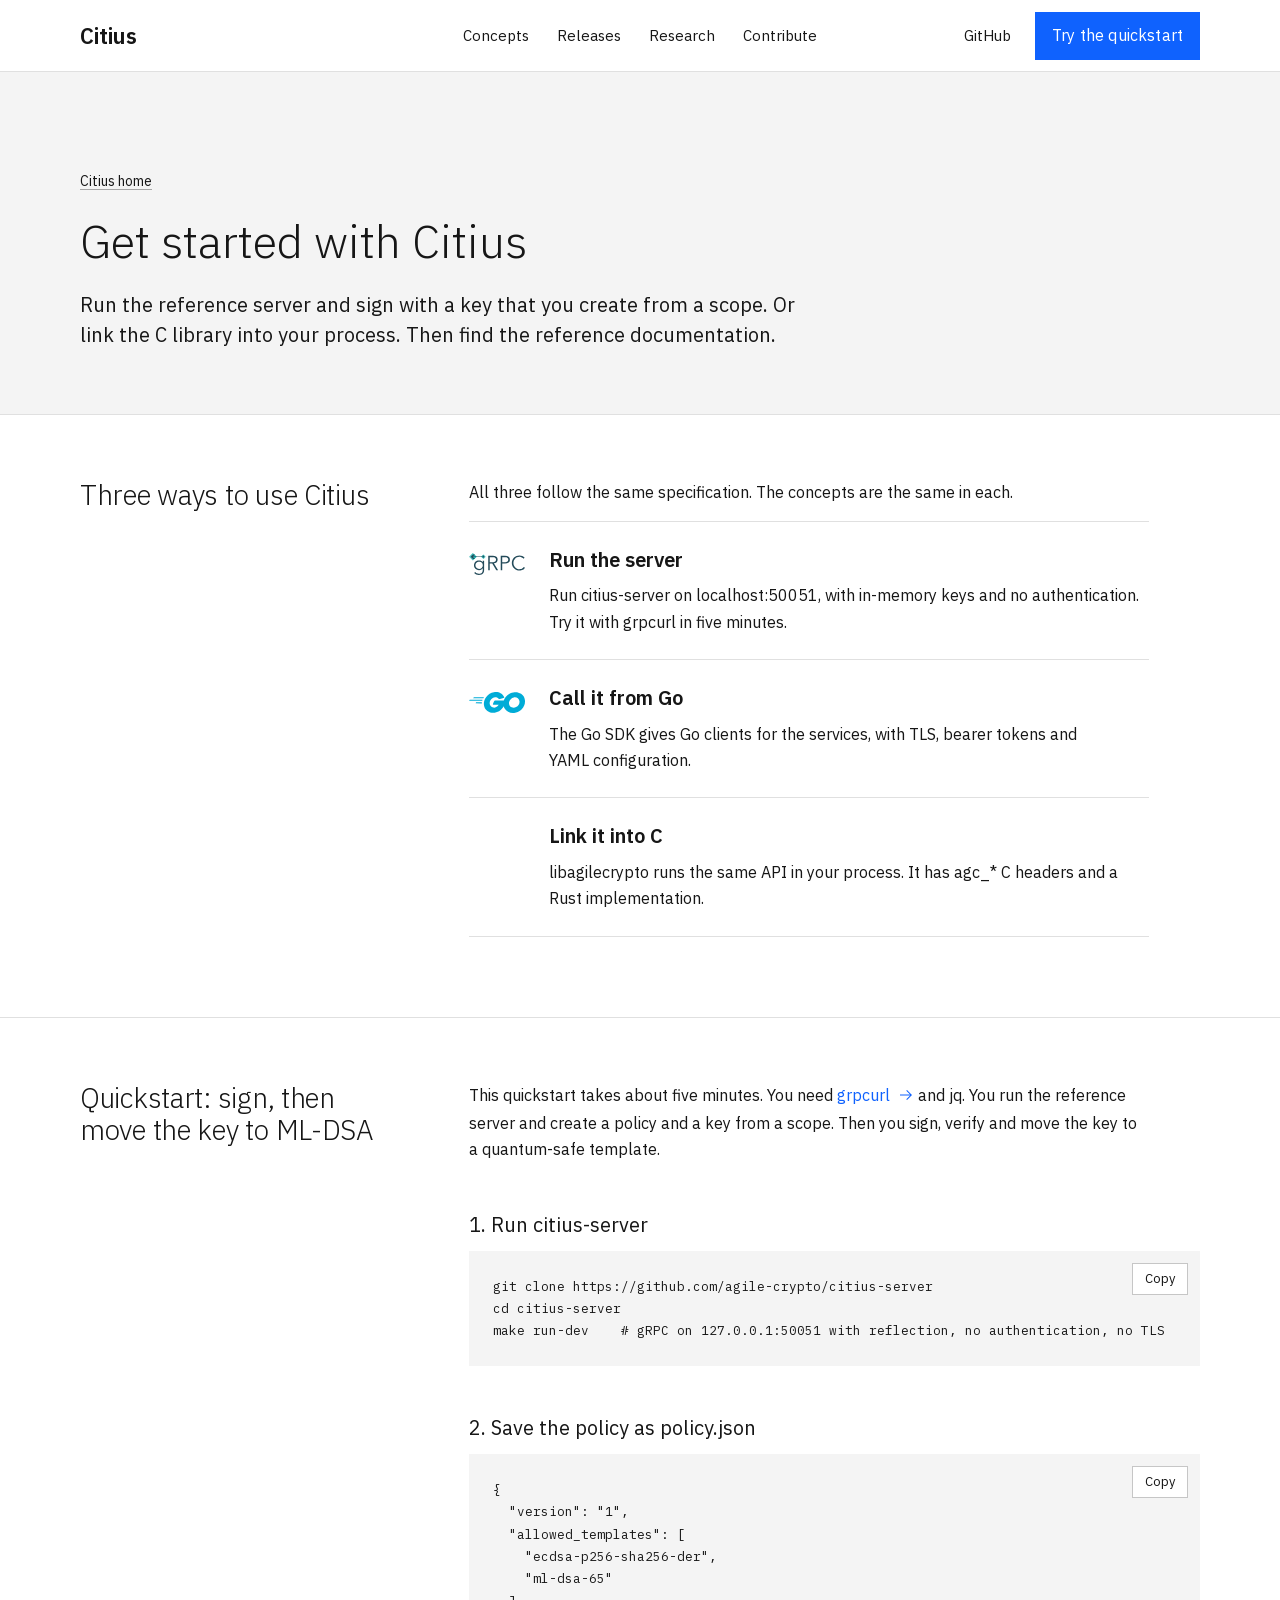
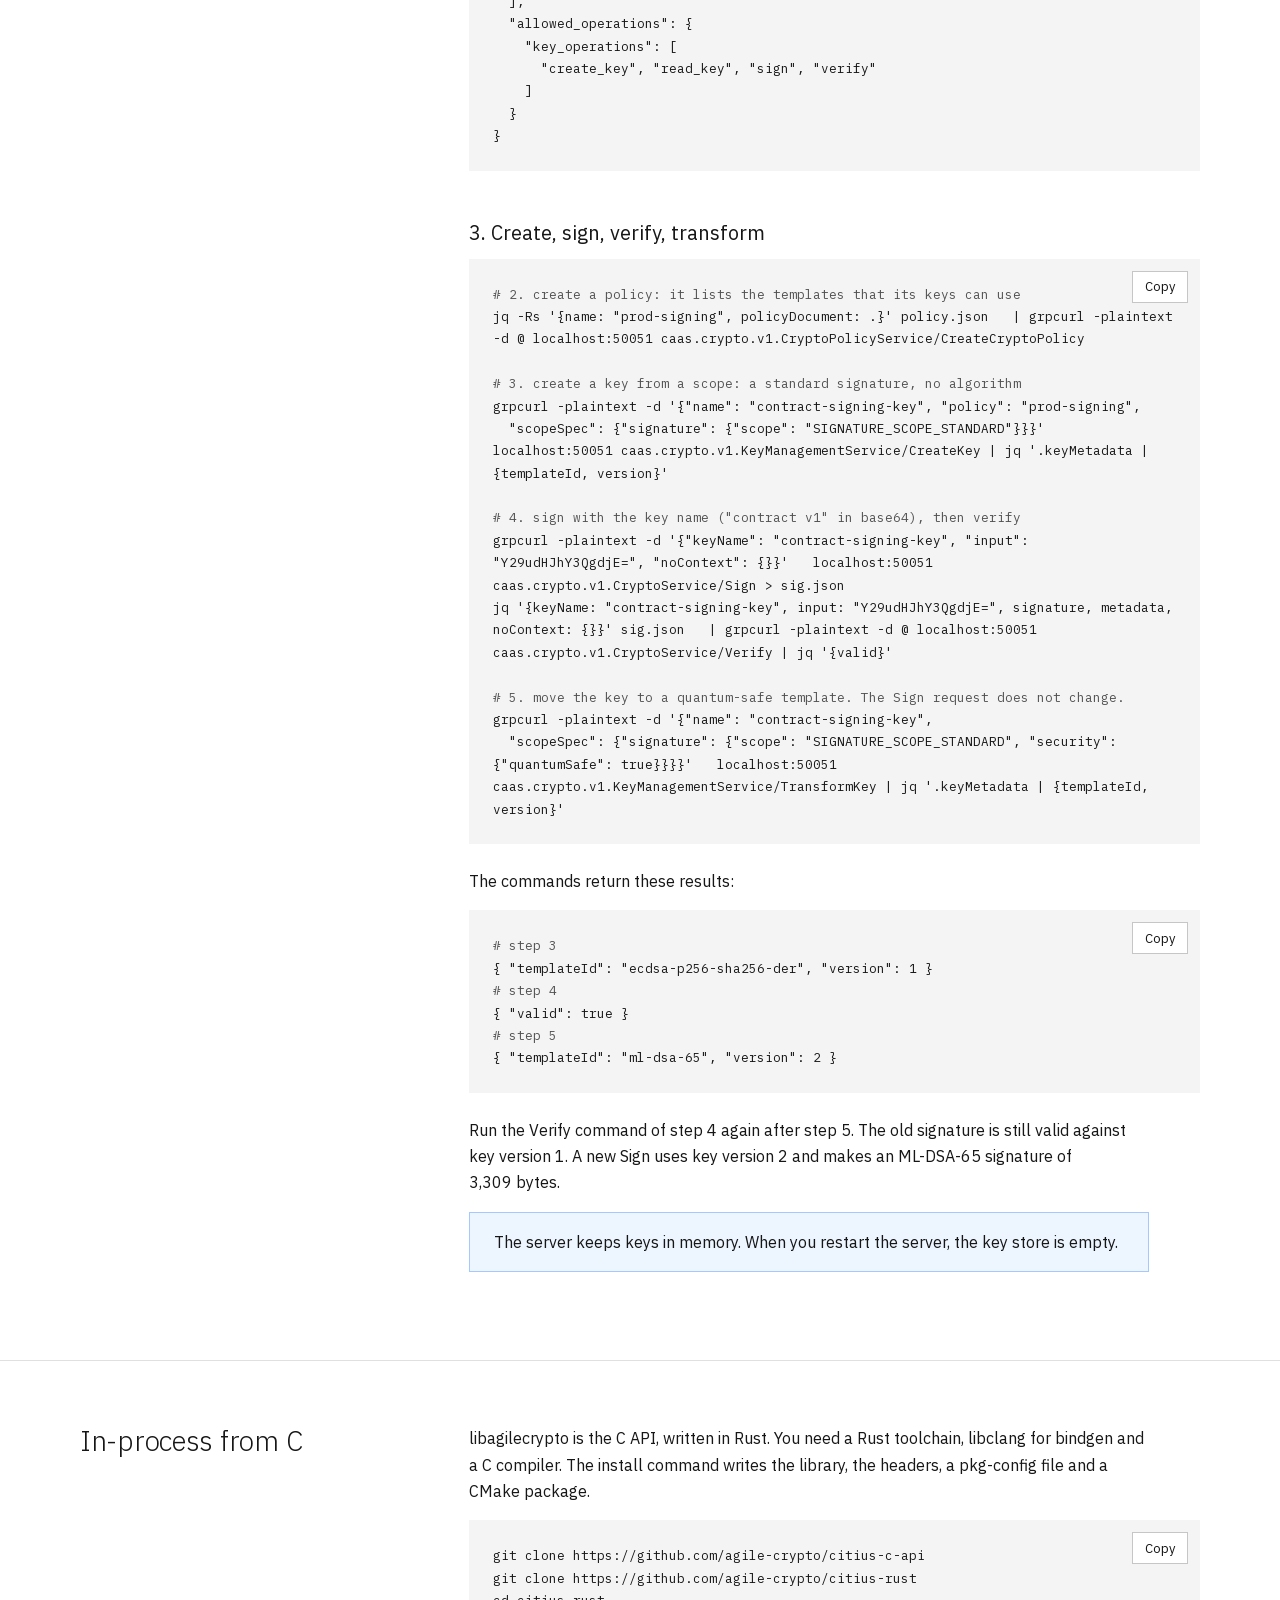
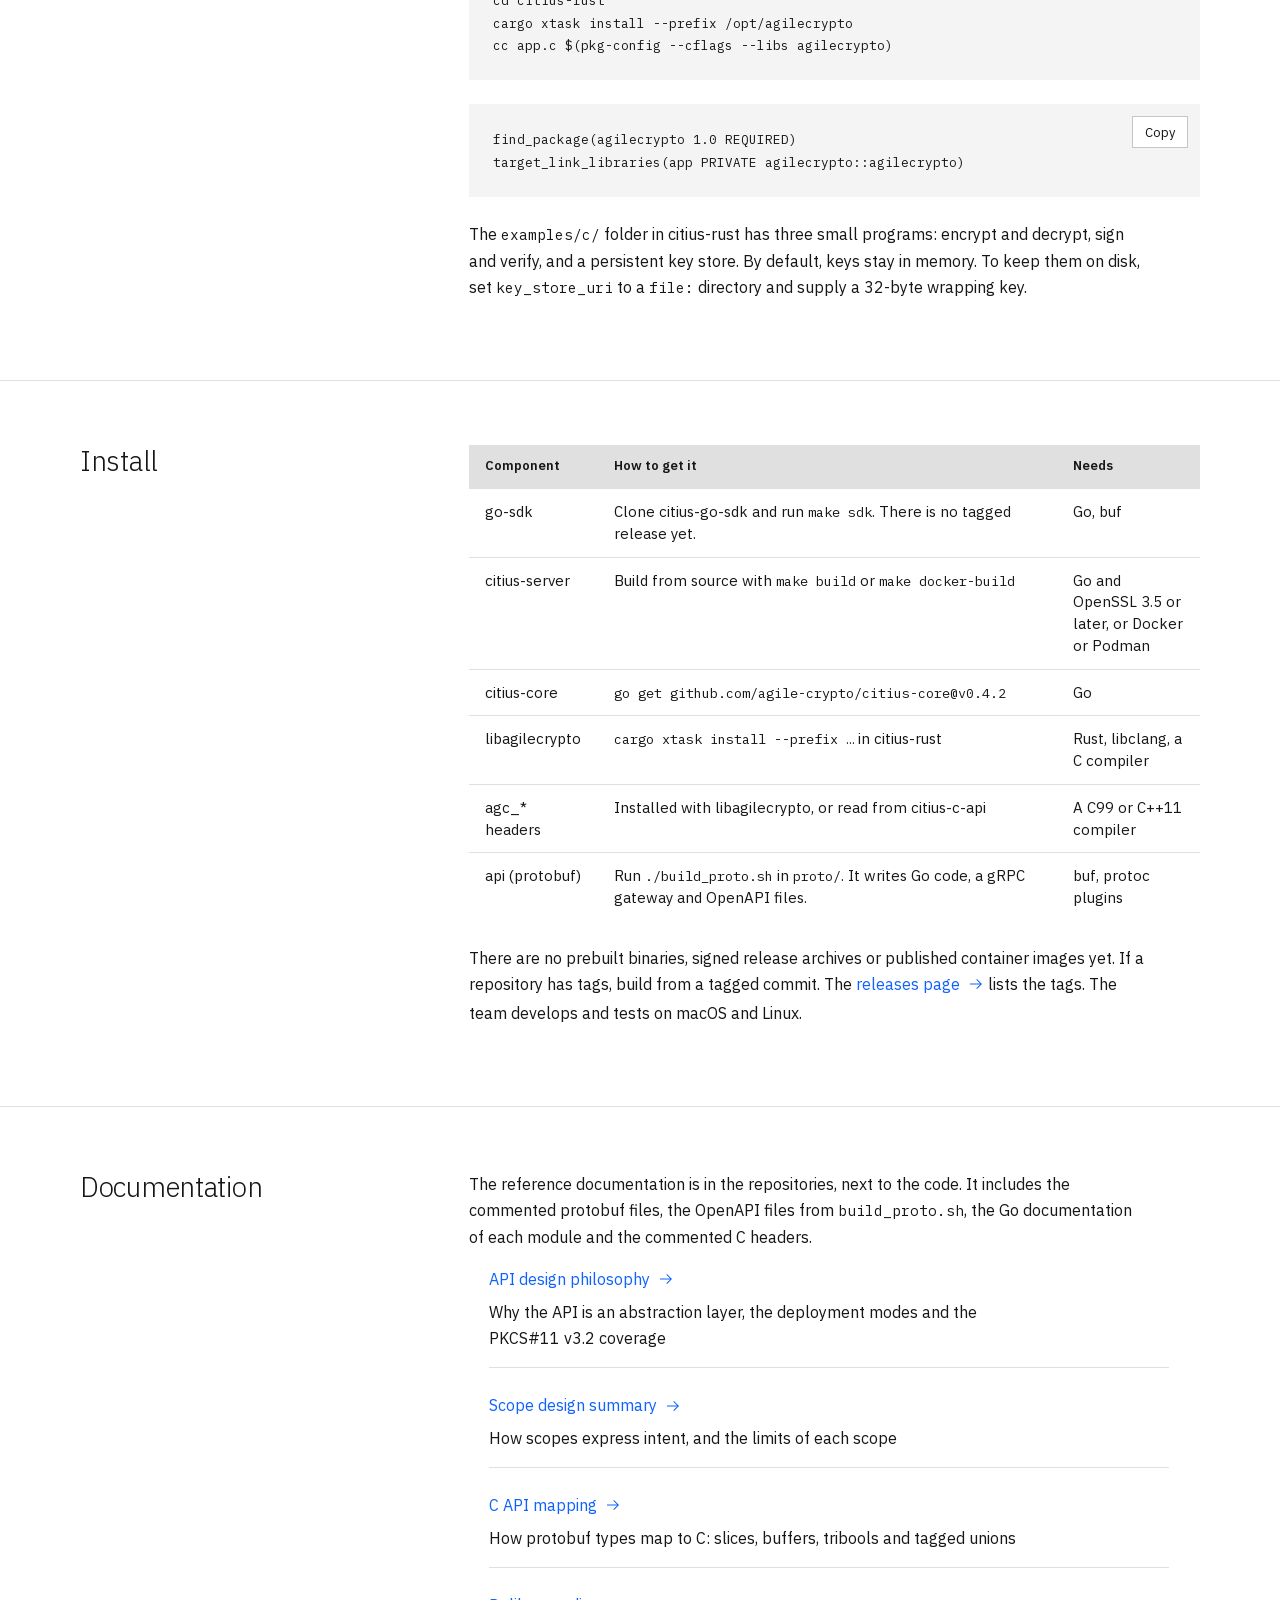
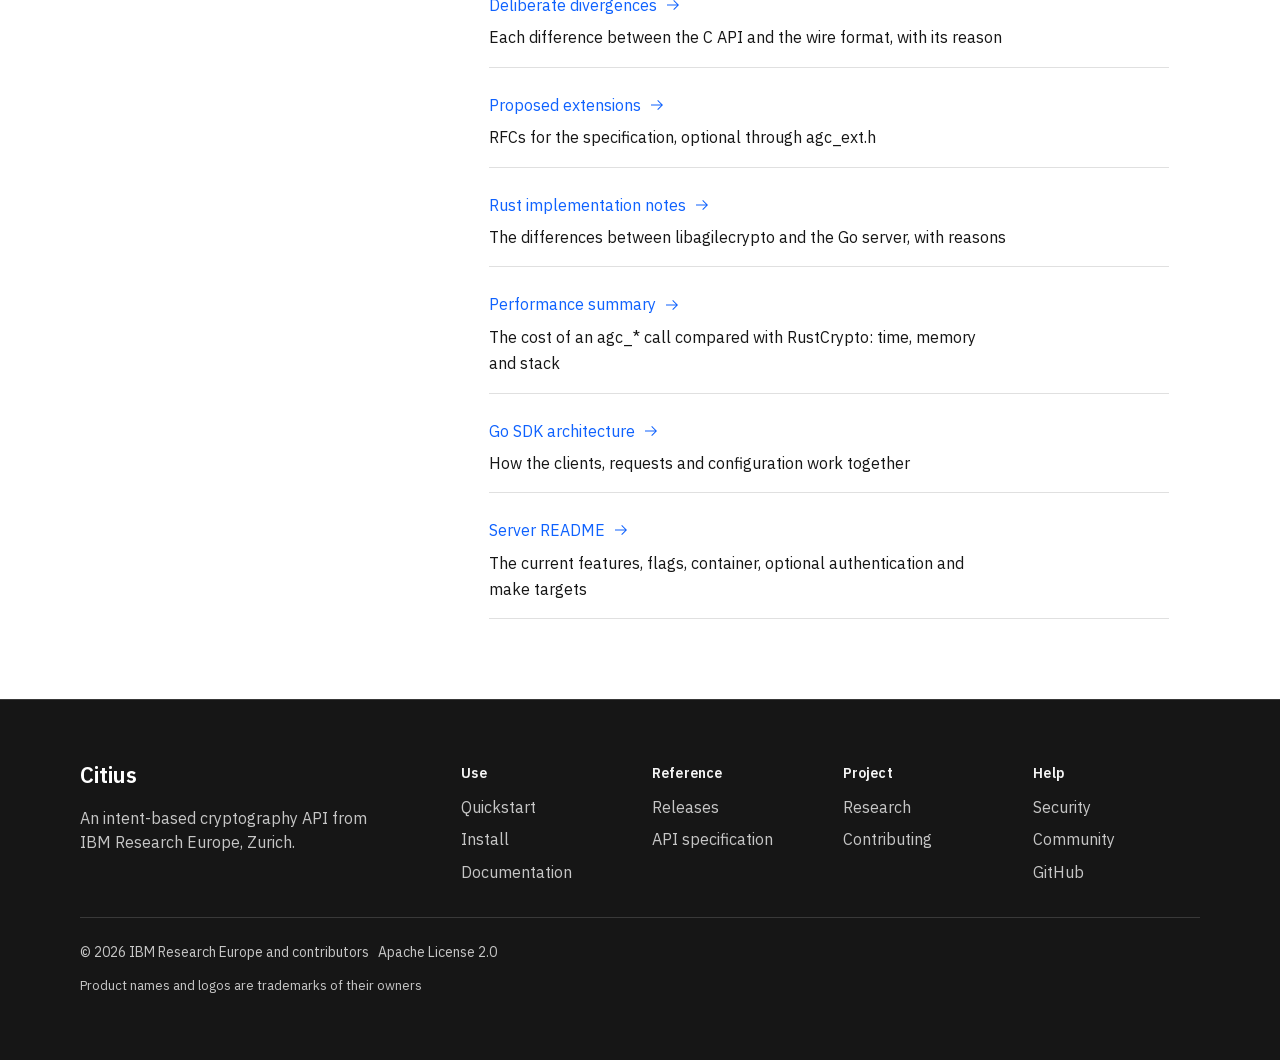
<file: get-started.html>
<!doctype html>
<html lang="en" data-type="software" data-radius="sharp" data-ground="sage" data-buttons="pill" data-motion>
<head>
<meta charset="utf-8">
<meta name="viewport" content="width=device-width, initial-scale=1, viewport-fit=cover">
<title>Get started with Citius: quickstart, installation and documentation</title>
<meta name="description" content="Run the Citius reference server, create a key from a scope, sign, and move the key to ML-DSA. Or link libagilecrypto into a C program.">
<meta property="og:type" content="website">
<meta property="og:title" content="Get started with Citius: quickstart, installation and documentation">
<meta property="og:description" content="Run the Citius reference server, create a key from a scope, sign, and move the key to ML-DSA. Or link libagilecrypto into a C program.">
<meta property="og:image" content="share.jpg">
<meta name="twitter:card" content="summary_large_image">
<link rel="icon" href="favicon.svg" type="image/svg+xml">
<meta name="theme-color" content="#ffffff">
<meta name="site-kind" content="software">
<meta name="page-type" content="software">
<link rel="preload" href="assets/fonts/ibm-plex-sans-latin.woff2" as="font" type="font/woff2" crossorigin>
<link rel="stylesheet" href="assets/system.css">
<link rel="stylesheet" href="assets/ui/cards.css">
<link rel="stylesheet" href="assets/motion/motion.css">
<link rel="stylesheet" href="assets/icons/icon.css">
<style>
:root {
  --p-bg: #161c1a; --p-surface: #1f2725; --p-ink: #e3e2da; --p-muted: #8e948d;
  --p-accent: #9fc7b8; --p-accent-ink: #161c1a; --p-action: #9fc7b8; --p-action-ink: #161c1a;
  --p-inv-bg: #e3e2da; --p-inv-surface: #d3d2cb; --p-inv-ink: #161c1a; --p-inv-muted: #555a55;
  --p-inv-accent: #161c1a; --p-inv-accent-ink: #e3e2da; --p-inv-action: #161c1a; --p-inv-action-ink: #e3e2da;
  --font-display: "Familjen Grotesk", system-ui, sans-serif;
  --font-text: "Familjen Grotesk", system-ui, sans-serif;
  --font-mono: "IBM Plex Mono", ui-monospace, "SFMono-Regular", Menlo, Consolas, monospace;
  --display-weight: 400;
  --display-tracking: -0.03em;
  --display-tracking-xl: -0.04em;
}
</style>
<link rel="stylesheet" href="assets/site.css?v=10">
<link rel="stylesheet" href="assets/ibm.css?v=24">
<script>document.documentElement.classList.add('m-enter');setTimeout(()=>document.documentElement.classList.add('m-enter-done'),700)</script>
</head>
<body class="doc-page">
<header class="nav nav--centre">
  <div class="wrap nav__bar">
    <a class="skip-link" href="#top">Skip to content</a>
    <a class="nav__logo" href="index.html">Citius</a>
    <nav class="nav__links" aria-label="Main">
      <div class="nav__item"><a class="nav__link" href="index.html#how">Concepts</a></div>
      <div class="nav__item"><a class="nav__link" href="releases.html">Releases</a></div>
      <div class="nav__item"><a class="nav__link" href="research.html">Research</a></div>
      <div class="nav__item"><a class="nav__link" href="contribute.html">Contribute</a></div>
    </nav>
    <div class="nav__actions">
      <a class="nav__link" href="https://github.com/agile-crypto">GitHub</a>
      <a class="btn btn--primary" href="get-started.html">Try the quickstart</a>
    </div>
    <button class="nav__toggle" type="button" aria-expanded="false" aria-label="Menu">
      <svg width="18" height="18" viewBox="0 0 18 18" aria-hidden="true"><path d="M2 5h14M2 13h14" stroke="currentColor" stroke-width="1.6" stroke-linecap="round"/></svg>
    </button>
  </div>
</header>
<main id="top"><div class="doc-main">
  <section class="doc-hero" aria-labelledby="page-h">
    <div class="wrap">
      <a class="crumb" href="index.html">Citius home</a>
      <h1 id="page-h">Get started with Citius</h1>
      <p class="t-lead">Run the reference server and sign with a key that you create from a scope. Or link the C library into your process. Then find the reference documentation.</p>
    </div>
  </section>
  <section class="doc-sec" id="paths" aria-labelledby="paths-h">
    <div class="wrap doc-grid">
      <div><h2 id="paths-h">Three ways to use Citius</h2></div>
      <div class="doc-body">
        <p>All three follow the same specification. The concepts are the same in each.</p>
        <ul class="path-rows ic-dark">
          <li><img class="ic ic-40 ic-wide" src="assets/icons/grpc.svg" alt="" width="40" height="16"><div><a class="path-rows__name" href="#quickstart">Run the server</a><p>Run citius-server on localhost:50051, with in-memory keys and no authentication. Try it with grpcurl in five minutes.</p></div></li>
          <li><img class="ic ic-40 ic-wide" src="assets/icons/go.svg" alt="" width="40" height="15"><div><a class="path-rows__name" href="https://github.com/agile-crypto/citius-go-sdk">Call it from Go</a><p>The Go SDK gives Go clients for the services, with TLS, bearer tokens and YAML configuration.</p></div></li>
          <li><img class="ic ic-40 ic-ink" src="assets/icons/rust.svg" alt="" width="40" height="40"><div><a class="path-rows__name" href="#in-process">Link it into C</a><p>libagilecrypto runs the same API in your process. It has agc_* C headers and a Rust implementation.</p></div></li>
        </ul>
      </div>
    </div>
  </section>
  <section class="doc-sec" id="quickstart" aria-labelledby="quickstart-h">
    <div class="wrap doc-grid">
      <div><h2 id="quickstart-h">Quickstart: sign, then move the key to ML-DSA</h2></div>
      <div class="doc-body">
        <p>This quickstart takes about five minutes. You need <a class="link" href="https://github.com/fullstorydev/grpcurl">grpcurl</a> and jq. You run the reference server and create a policy and a key from a scope. Then you sign, verify and move the key to a quantum-safe template.</p>
        <h3>1. Run citius-server</h3>
<div class="copy-wrap"><pre class="block"><code>git clone https://github.com/agile-crypto/citius-server
cd citius-server
make run-dev    # gRPC on 127.0.0.1:50051 with reflection, no authentication, no TLS</code></pre><button class="copy-btn" type="button" data-copy>Copy</button></div>
        <h3>2. Save the policy as policy.json</h3>
<div class="copy-wrap"><pre class="block"><code>{
  &quot;version&quot;: &quot;1&quot;,
  &quot;allowed_templates&quot;: [
    &quot;ecdsa-p256-sha256-der&quot;,
    &quot;ml-dsa-65&quot;
  ],
  &quot;allowed_operations&quot;: {
    &quot;key_operations&quot;: [
      &quot;create_key&quot;, &quot;read_key&quot;, &quot;sign&quot;, &quot;verify&quot;
    ]
  }
}</code></pre><button class="copy-btn" type="button" data-copy>Copy</button></div>
        <h3>3. Create, sign, verify, transform</h3>
<div class="copy-wrap"><pre class="block"><code><span class="c"># 2. create a policy: it lists the templates that its keys can use</span>
jq -Rs &#x27;{name: &quot;prod-signing&quot;, policyDocument: .}&#x27; policy.json   | grpcurl -plaintext -d @ localhost:50051 caas.crypto.v1.CryptoPolicyService/CreateCryptoPolicy

<span class="c"># 3. create a key from a scope: a standard signature, no algorithm</span>
grpcurl -plaintext -d &#x27;{&quot;name&quot;: &quot;contract-signing-key&quot;, &quot;policy&quot;: &quot;prod-signing&quot;,
  &quot;scopeSpec&quot;: {&quot;signature&quot;: {&quot;scope&quot;: &quot;SIGNATURE_SCOPE_STANDARD&quot;}}}&#x27;   localhost:50051 caas.crypto.v1.KeyManagementService/CreateKey | jq &#x27;.keyMetadata | {templateId, version}&#x27;

<span class="c"># 4. sign with the key name (&quot;contract v1&quot; in base64), then verify</span>
grpcurl -plaintext -d &#x27;{&quot;keyName&quot;: &quot;contract-signing-key&quot;, &quot;input&quot;: &quot;Y29udHJhY3QgdjE=&quot;, &quot;noContext&quot;: {}}&#x27;   localhost:50051 caas.crypto.v1.CryptoService/Sign &gt; sig.json
jq &#x27;{keyName: &quot;contract-signing-key&quot;, input: &quot;Y29udHJhY3QgdjE=&quot;, signature, metadata, noContext: {}}&#x27; sig.json   | grpcurl -plaintext -d @ localhost:50051 caas.crypto.v1.CryptoService/Verify | jq &#x27;{valid}&#x27;

<span class="c"># 5. move the key to a quantum-safe template. The Sign request does not change.</span>
grpcurl -plaintext -d &#x27;{&quot;name&quot;: &quot;contract-signing-key&quot;,
  &quot;scopeSpec&quot;: {&quot;signature&quot;: {&quot;scope&quot;: &quot;SIGNATURE_SCOPE_STANDARD&quot;, &quot;security&quot;: {&quot;quantumSafe&quot;: true}}}}&#x27;   localhost:50051 caas.crypto.v1.KeyManagementService/TransformKey | jq &#x27;.keyMetadata | {templateId, version}&#x27;</code></pre><button class="copy-btn" type="button" data-copy>Copy</button></div>
        <p>The commands return these results:</p>
<div class="copy-wrap"><pre class="block"><code><span class="c"># step 3</span>
{ &quot;templateId&quot;: &quot;ecdsa-p256-sha256-der&quot;, &quot;version&quot;: 1 }
<span class="c"># step 4</span>
{ &quot;valid&quot;: true }
<span class="c"># step 5</span>
{ &quot;templateId&quot;: &quot;ml-dsa-65&quot;, &quot;version&quot;: 2 }</code></pre><button class="copy-btn" type="button" data-copy>Copy</button></div>
        <p>Run the Verify command of step 4 again after step 5. The old signature is still valid against key version 1. A new Sign uses key version 2 and makes an ML-DSA-65 signature of 3,309 bytes.</p>
        <div class="note"><p>The server keeps keys in memory. When you restart the server, the key store is empty.</p></div>
      </div>
    </div>
  </section>
  <section class="doc-sec" id="in-process" aria-labelledby="in-process-h">
    <div class="wrap doc-grid">
      <div><h2 id="in-process-h">In-process from C</h2></div>
      <div class="doc-body">
        <p>libagilecrypto is the C API, written in Rust. You need a Rust toolchain, libclang for bindgen and a C compiler. The install command writes the library, the headers, a pkg-config file and a CMake package.</p>
<div class="copy-wrap"><pre class="block"><code>git clone https://github.com/agile-crypto/citius-c-api
git clone https://github.com/agile-crypto/citius-rust
cd citius-rust
cargo xtask install --prefix /opt/agilecrypto
cc app.c $(pkg-config --cflags --libs agilecrypto)</code></pre><button class="copy-btn" type="button" data-copy>Copy</button></div>
<div class="copy-wrap"><pre class="block"><code>find_package(agilecrypto 1.0 REQUIRED)
target_link_libraries(app PRIVATE agilecrypto::agilecrypto)</code></pre><button class="copy-btn" type="button" data-copy>Copy</button></div>
        <p>The <code>examples/c/</code> folder in citius-rust has three small programs: encrypt and decrypt, sign and verify, and a persistent key store. By default, keys stay in memory. To keep them on disk, set <code>key_store_uri</code> to a <code>file:</code> directory and supply a 32-byte wrapping key.</p>
      </div>
    </div>
  </section>
  <section class="doc-sec" id="install" aria-labelledby="install-h">
    <div class="wrap doc-grid">
      <div><h2 id="install-h">Install</h2></div>
      <div class="doc-body">
        <div class="table-scroll"><table class="doc-table">
          <thead><tr><th scope="col">Component</th><th scope="col">How to get it</th><th scope="col">Needs</th></tr></thead>
          <tbody>
            <tr><td>go-sdk</td><td>Clone citius-go-sdk and run <code>make sdk</code>. There is no tagged release yet.</td><td>Go, buf</td></tr>
            <tr><td>citius-server</td><td>Build from source with <code>make build</code> or <code>make docker-build</code></td><td>Go and OpenSSL 3.5 or later, or Docker or Podman</td></tr>
            <tr><td>citius-core</td><td><code>go get github.com/agile-crypto/citius-core@v0.4.2</code></td><td>Go</td></tr>
            <tr><td>libagilecrypto</td><td><code>cargo xtask install --prefix …</code> in citius-rust</td><td>Rust, libclang, a C compiler</td></tr>
            <tr><td>agc_* headers</td><td>Installed with libagilecrypto, or read from citius-c-api</td><td>A C99 or C++11 compiler</td></tr>
            <tr><td>api (protobuf)</td><td>Run <code>./build_proto.sh</code> in <code>proto/</code>. It writes Go code, a gRPC gateway and OpenAPI files.</td><td>buf, protoc plugins</td></tr>
          </tbody>
        </table></div>
        <p>There are no prebuilt binaries, signed release archives or published container images yet. If a repository has tags, build from a tagged commit. The <a class="link" href="releases.html">releases page</a> lists the tags. The team develops and tests on macOS and Linux.</p>
      </div>
    </div>
  </section>
  <section class="doc-sec" id="docs" aria-labelledby="docs-h">
    <div class="wrap doc-grid">
      <div><h2 id="docs-h">Documentation</h2></div>
      <div class="doc-body">
        <p>The reference documentation is in the repositories, next to the code. It includes the commented protobuf files, the OpenAPI files from <code>build_proto.sh</code>, the Go documentation of each module and the commented C headers.</p>
        <ul class="rows doc-rows">
            <li><a class="rows__name link" href="https://github.com/agile-crypto/api/blob/main/proto/API_DESIGN_PHILOSOPHY.md">API design philosophy</a><p>Why the API is an abstraction layer, the deployment modes and the PKCS#11 v3.2 coverage</p></li>
            <li><a class="rows__name link" href="https://github.com/agile-crypto/api/blob/main/docs/SCOPE_DESIGN_SUMMARY.md">Scope design summary</a><p>How scopes express intent, and the limits of each scope</p></li>
            <li><a class="rows__name link" href="https://github.com/agile-crypto/citius-c-api/blob/main/docs/C_API_MAPPING.md">C API mapping</a><p>How protobuf types map to C: slices, buffers, tribools and tagged unions</p></li>
            <li><a class="rows__name link" href="https://github.com/agile-crypto/citius-c-api/blob/main/conformance/DIVERGENCES.yaml">Deliberate divergences</a><p>Each difference between the C API and the wire format, with its reason</p></li>
            <li><a class="rows__name link" href="https://github.com/agile-crypto/citius-c-api/blob/main/docs/PROTO_RFCS.md">Proposed extensions</a><p>RFCs for the specification, optional through agc_ext.h</p></li>
            <li><a class="rows__name link" href="https://github.com/agile-crypto/citius-rust/blob/main/DEVIATIONS.md">Rust implementation notes</a><p>The differences between libagilecrypto and the Go server, with reasons</p></li>
            <li><a class="rows__name link" href="https://github.com/agile-crypto/citius-rust/blob/main/docs/performance-summary.md">Performance summary</a><p>The cost of an agc_* call compared with RustCrypto: time, memory and stack</p></li>
            <li><a class="rows__name link" href="https://github.com/agile-crypto/citius-go-sdk/blob/main/ARCHITECTURE.md">Go SDK architecture</a><p>How the clients, requests and configuration work together</p></li>
            <li><a class="rows__name link" href="https://github.com/agile-crypto/citius-server#readme">Server README</a><p>The current features, flags, container, optional authentication and make targets</p></li>
        </ul>

      </div>
    </div>
  </section>
</div></main>
<footer class="doc-foot ground-inverse" id="contact">
  <div class="wrap">
    <div class="grid">
      <div class="span-4 stack-4">
        <a class="nav__logo" href="index.html">Citius</a>
        <p class="footer__lede">An intent-based cryptography API from IBM Research Europe, Zurich.</p>
      </div>
      <div class="span-2 footer__col"><h3>Use</h3><ul><li><a href="get-started.html">Quickstart</a></li><li><a href="get-started.html#install">Install</a></li><li><a href="get-started.html#docs">Documentation</a></li></ul></div>
      <div class="span-2 footer__col"><h3>Reference</h3><ul><li><a href="releases.html">Releases</a></li><li><a href="https://github.com/agile-crypto/api">API specification</a></li></ul></div>
      <div class="span-2 footer__col"><h3>Project</h3><ul><li><a href="research.html">Research</a></li><li><a href="contribute.html">Contributing</a></li></ul></div>
      <div class="span-2 footer__col"><h3>Help</h3><ul><li><a href="contribute.html#security">Security</a></li><li><a href="contribute.html#community">Community</a></li><li><a href="https://github.com/agile-crypto">GitHub</a></li></ul></div>
    </div>
    <div class="footer__legal">
      <span>&copy; 2026 IBM Research Europe and contributors &nbsp; <a href="https://www.apache.org/licenses/LICENSE-2.0">Apache License 2.0</a></span>
      <span class="credits">Product names and logos are trademarks of their owners</span>
    </div>
  </div>
</footer>
<script type="module" src="assets/system.js"></script>
<script type="module" src="assets/motion/motion.js"></script>
<script src="assets/site.js" defer></script>
</body>
</html>
</file>
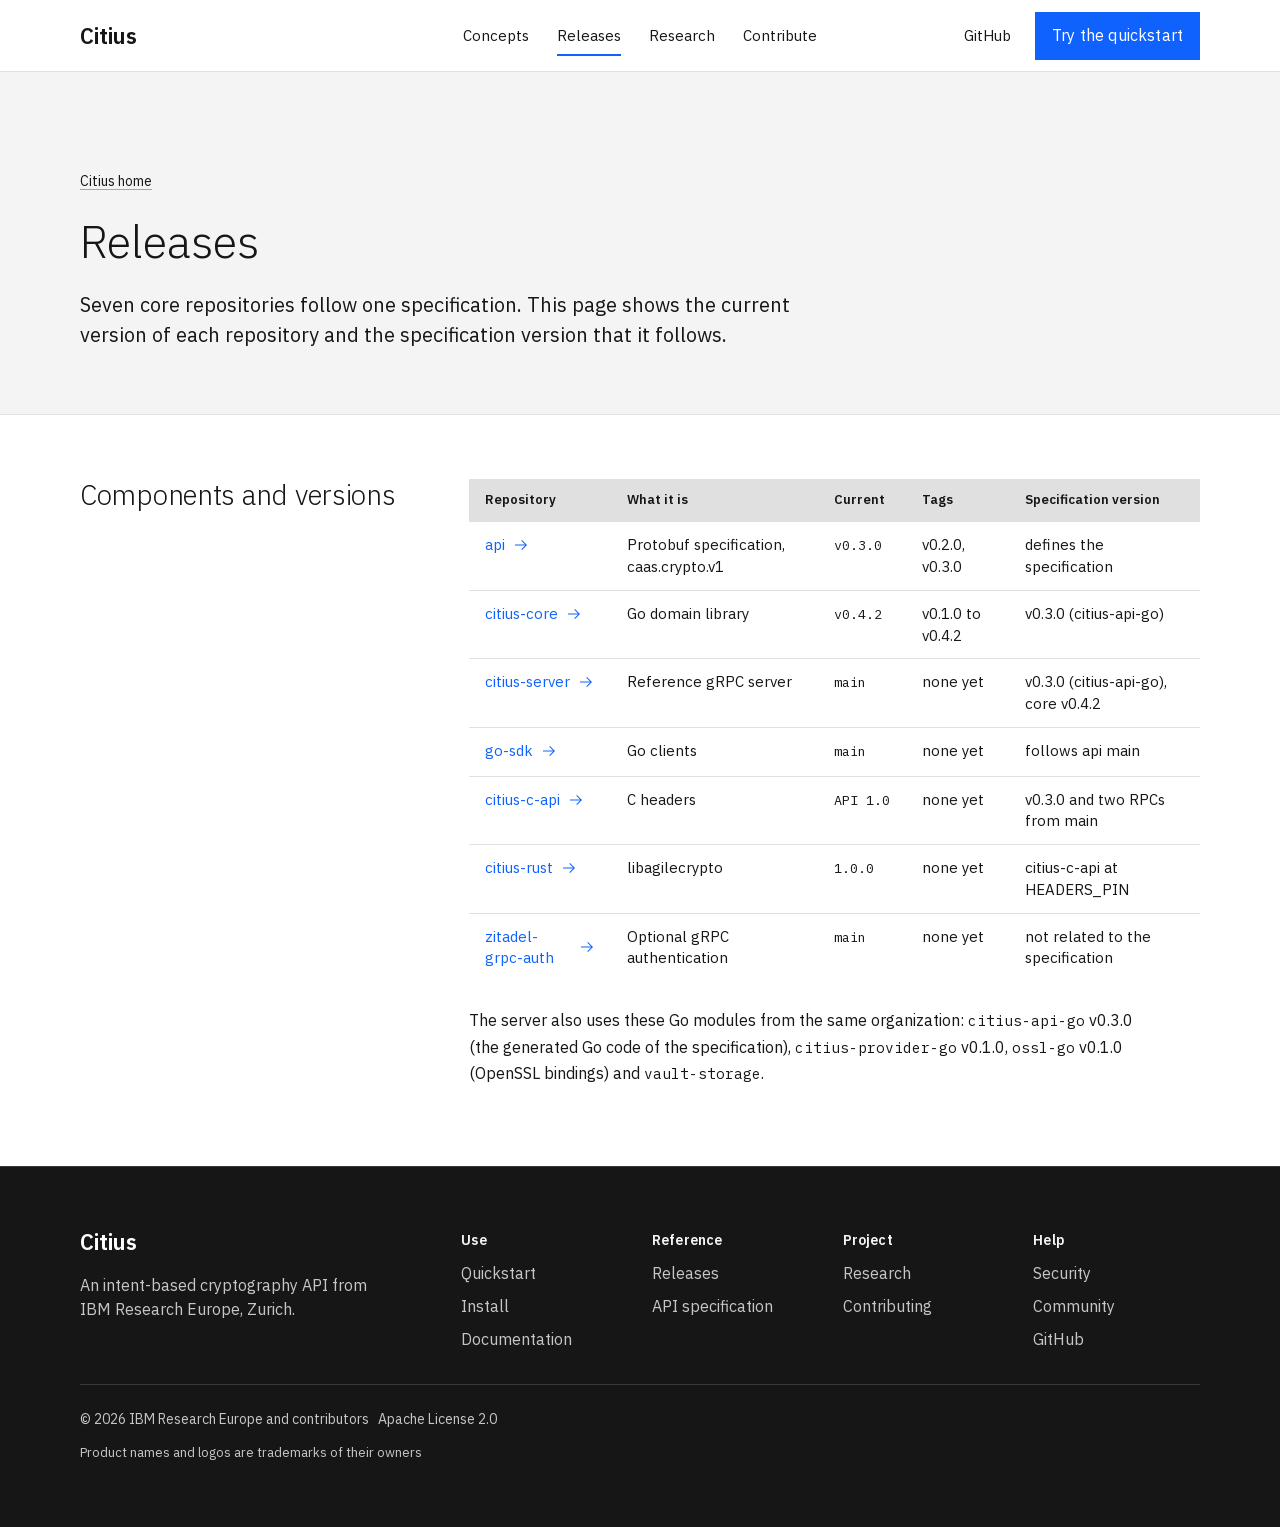
<file: releases.html>
<!doctype html>
<html lang="en" data-type="software" data-radius="sharp" data-ground="sage" data-buttons="pill" data-motion>
<head>
<meta charset="utf-8">
<meta name="viewport" content="width=device-width, initial-scale=1, viewport-fit=cover">
<title>Citius releases: components and versions</title>
<meta name="description" content="Every Citius component with its current version and the spec version it follows.">
<meta property="og:type" content="website">
<meta property="og:title" content="Citius releases: components and versions">
<meta property="og:description" content="Every Citius component with its current version and the spec version it follows.">
<meta property="og:image" content="share.jpg">
<meta name="twitter:card" content="summary_large_image">
<link rel="icon" href="favicon.svg" type="image/svg+xml">
<meta name="theme-color" content="#ffffff">
<meta name="site-kind" content="software">
<meta name="page-type" content="software">
<link rel="preload" href="assets/fonts/ibm-plex-sans-latin.woff2" as="font" type="font/woff2" crossorigin>
<link rel="stylesheet" href="assets/system.css">
<link rel="stylesheet" href="assets/ui/cards.css">
<link rel="stylesheet" href="assets/motion/motion.css">
<link rel="stylesheet" href="assets/icons/icon.css">
<style>
:root {
  --p-bg: #161c1a; --p-surface: #1f2725; --p-ink: #e3e2da; --p-muted: #8e948d;
  --p-accent: #9fc7b8; --p-accent-ink: #161c1a; --p-action: #9fc7b8; --p-action-ink: #161c1a;
  --p-inv-bg: #e3e2da; --p-inv-surface: #d3d2cb; --p-inv-ink: #161c1a; --p-inv-muted: #555a55;
  --p-inv-accent: #161c1a; --p-inv-accent-ink: #e3e2da; --p-inv-action: #161c1a; --p-inv-action-ink: #e3e2da;
  --font-display: "Familjen Grotesk", system-ui, sans-serif;
  --font-text: "Familjen Grotesk", system-ui, sans-serif;
  --font-mono: "IBM Plex Mono", ui-monospace, "SFMono-Regular", Menlo, Consolas, monospace;
  --display-weight: 400;
  --display-tracking: -0.03em;
  --display-tracking-xl: -0.04em;
}
</style>
<link rel="stylesheet" href="assets/site.css?v=10">
<link rel="stylesheet" href="assets/ibm.css?v=24">
<script>document.documentElement.classList.add('m-enter');setTimeout(()=>document.documentElement.classList.add('m-enter-done'),700)</script>
</head>
<body class="doc-page">
<header class="nav nav--centre">
  <div class="wrap nav__bar">
    <a class="skip-link" href="#top">Skip to content</a>
    <a class="nav__logo" href="index.html">Citius</a>
    <nav class="nav__links" aria-label="Main">
      <div class="nav__item"><a class="nav__link" href="index.html#how">Concepts</a></div>
      <div class="nav__item"><a class="nav__link" href="releases.html" aria-current="page">Releases</a></div>
      <div class="nav__item"><a class="nav__link" href="research.html">Research</a></div>
      <div class="nav__item"><a class="nav__link" href="contribute.html">Contribute</a></div>
    </nav>
    <div class="nav__actions">
      <a class="nav__link" href="https://github.com/agile-crypto">GitHub</a>
      <a class="btn btn--primary" href="get-started.html">Try the quickstart</a>
    </div>
    <button class="nav__toggle" type="button" aria-expanded="false" aria-label="Menu">
      <svg width="18" height="18" viewBox="0 0 18 18" aria-hidden="true"><path d="M2 5h14M2 13h14" stroke="currentColor" stroke-width="1.6" stroke-linecap="round"/></svg>
    </button>
  </div>
</header>
<main id="top"><div class="doc-main">
  <section class="doc-hero" aria-labelledby="page-h">
    <div class="wrap">
      <a class="crumb" href="index.html">Citius home</a>
      <h1 id="page-h">Releases</h1>
      <p class="t-lead">Seven core repositories follow one specification. This page shows the current version of each repository and the specification version that it follows.</p>
    </div>
  </section>
  <section class="doc-sec" id="components" aria-labelledby="components-h">
    <div class="wrap doc-grid">
      <div><h2 id="components-h">Components and versions</h2></div>
      <div class="doc-body">
        <div class="table-scroll"><table class="doc-table">
          <thead><tr><th scope="col">Repository</th><th scope="col">What it is</th><th scope="col">Current</th><th scope="col">Tags</th><th scope="col">Specification version</th></tr></thead>
          <tbody>
            <tr><td><a class="link" href="https://github.com/agile-crypto/api">api</a></td><td>Protobuf specification, caas.crypto.v1</td><td><code>v0.3.0</code></td><td>v0.2.0, v0.3.0</td><td>defines the specification</td></tr>
            <tr><td><a class="link" href="https://github.com/agile-crypto/citius-core">citius-core</a></td><td>Go domain library</td><td><code>v0.4.2</code></td><td>v0.1.0 to v0.4.2</td><td>v0.3.0 (citius-api-go)</td></tr>
            <tr><td><a class="link" href="https://github.com/agile-crypto/citius-server">citius-server</a></td><td>Reference gRPC server</td><td><code>main</code></td><td>none yet</td><td>v0.3.0 (citius-api-go), core v0.4.2</td></tr>
            <tr><td><a class="link" href="https://github.com/agile-crypto/citius-go-sdk">go-sdk</a></td><td>Go clients</td><td><code>main</code></td><td>none yet</td><td>follows api main</td></tr>
            <tr><td><a class="link" href="https://github.com/agile-crypto/citius-c-api">citius-c-api</a></td><td>C headers</td><td><code>API 1.0</code></td><td>none yet</td><td>v0.3.0 and two RPCs from main</td></tr>
            <tr><td><a class="link" href="https://github.com/agile-crypto/citius-rust">citius-rust</a></td><td>libagilecrypto</td><td><code>1.0.0</code></td><td>none yet</td><td>citius-c-api at HEADERS_PIN</td></tr>
            <tr><td><a class="link" href="https://github.com/agile-crypto/zitadel-grpc-auth">zitadel-grpc-auth</a></td><td>Optional gRPC authentication</td><td><code>main</code></td><td>none yet</td><td>not related to the specification</td></tr>
          </tbody>
        </table></div>
        <p>The server also uses these Go modules from the same organization: <code>citius-api-go</code> v0.3.0 (the generated Go code of the specification), <code>citius-provider-go</code> v0.1.0, <code>ossl-go</code> v0.1.0 (OpenSSL bindings) and <code>vault-storage</code>.</p>
      </div>
    </div>
  </section>
</div></main>
<footer class="doc-foot ground-inverse" id="contact">
  <div class="wrap">
    <div class="grid">
      <div class="span-4 stack-4">
        <a class="nav__logo" href="index.html">Citius</a>
        <p class="footer__lede">An intent-based cryptography API from IBM Research Europe, Zurich.</p>
      </div>
      <div class="span-2 footer__col"><h3>Use</h3><ul><li><a href="get-started.html">Quickstart</a></li><li><a href="get-started.html#install">Install</a></li><li><a href="get-started.html#docs">Documentation</a></li></ul></div>
      <div class="span-2 footer__col"><h3>Reference</h3><ul><li><a href="releases.html">Releases</a></li><li><a href="https://github.com/agile-crypto/api">API specification</a></li></ul></div>
      <div class="span-2 footer__col"><h3>Project</h3><ul><li><a href="research.html">Research</a></li><li><a href="contribute.html">Contributing</a></li></ul></div>
      <div class="span-2 footer__col"><h3>Help</h3><ul><li><a href="contribute.html#security">Security</a></li><li><a href="contribute.html#community">Community</a></li><li><a href="https://github.com/agile-crypto">GitHub</a></li></ul></div>
    </div>
    <div class="footer__legal">
      <span>&copy; 2026 IBM Research Europe and contributors &nbsp; <a href="https://www.apache.org/licenses/LICENSE-2.0">Apache License 2.0</a></span>
      <span class="credits">Product names and logos are trademarks of their owners</span>
    </div>
  </div>
</footer>
<script type="module" src="assets/system.js"></script>
<script type="module" src="assets/motion/motion.js"></script>
<script src="assets/site.js" defer></script>
</body>
</html>
</file>
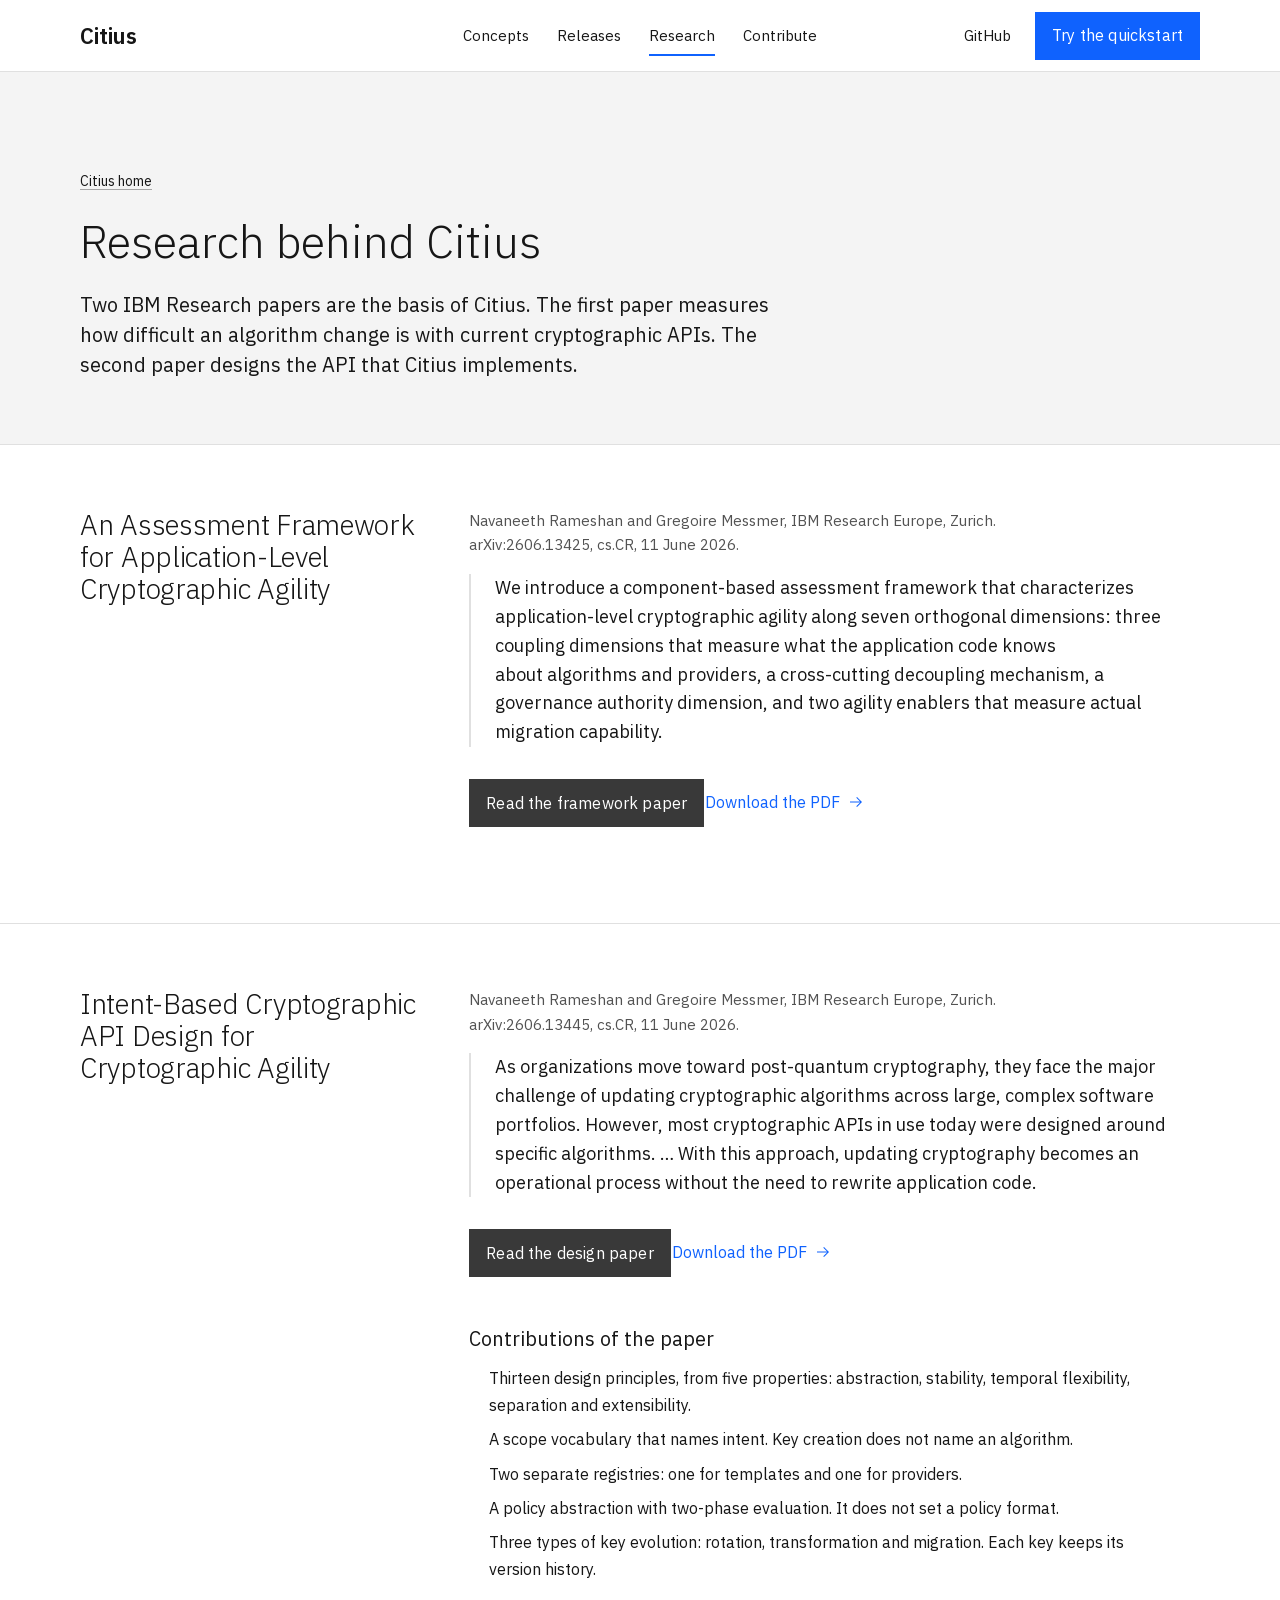
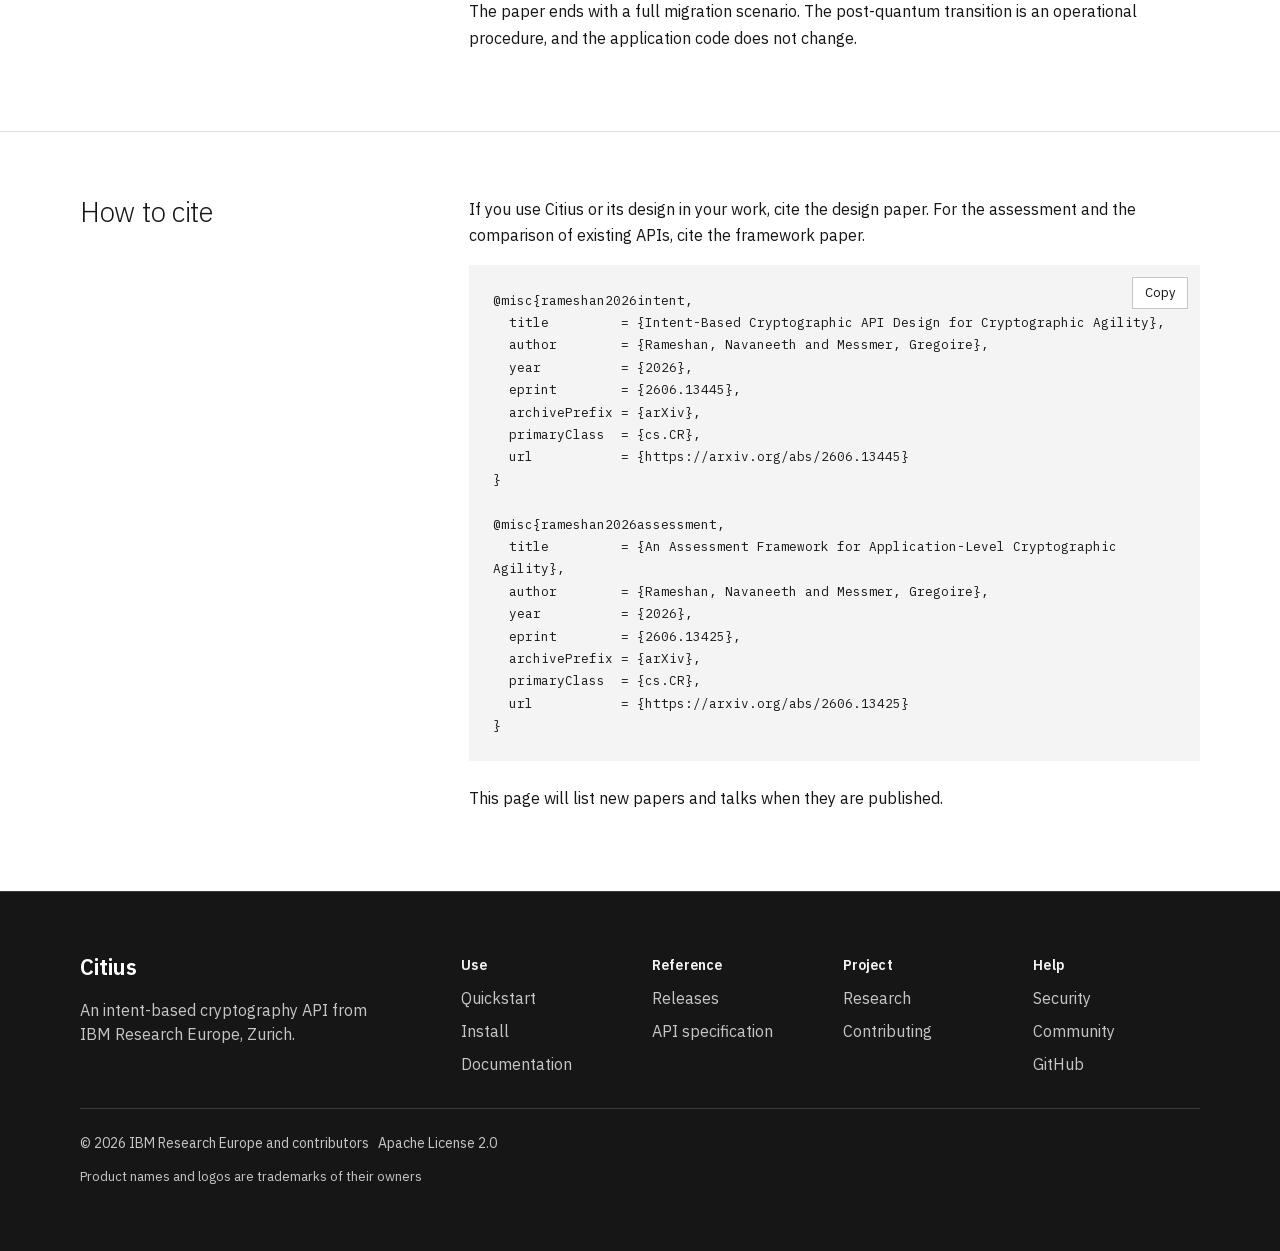
<file: research.html>
<!doctype html>
<html lang="en" data-type="software" data-radius="sharp" data-ground="sage" data-buttons="pill" data-motion>
<head>
<meta charset="utf-8">
<meta name="viewport" content="width=device-width, initial-scale=1, viewport-fit=cover">
<title>Citius research: two papers on cryptographic agility and how to cite them</title>
<meta name="description" content="The two arXiv papers that are the basis of Citius: a framework that assesses cryptographic agility in six APIs, and the design of the intent-based API.">
<meta property="og:type" content="website">
<meta property="og:title" content="Citius research: two papers on cryptographic agility and how to cite them">
<meta property="og:description" content="The two arXiv papers that are the basis of Citius: a framework that assesses cryptographic agility in six APIs, and the design of the intent-based API.">
<meta property="og:image" content="share.jpg">
<meta name="twitter:card" content="summary_large_image">
<link rel="icon" href="favicon.svg" type="image/svg+xml">
<meta name="theme-color" content="#ffffff">
<meta name="site-kind" content="software">
<meta name="page-type" content="software">
<link rel="preload" href="assets/fonts/ibm-plex-sans-latin.woff2" as="font" type="font/woff2" crossorigin>
<link rel="stylesheet" href="assets/system.css">
<link rel="stylesheet" href="assets/ui/cards.css">
<link rel="stylesheet" href="assets/motion/motion.css">
<link rel="stylesheet" href="assets/icons/icon.css">
<style>
:root {
  --p-bg: #161c1a; --p-surface: #1f2725; --p-ink: #e3e2da; --p-muted: #8e948d;
  --p-accent: #9fc7b8; --p-accent-ink: #161c1a; --p-action: #9fc7b8; --p-action-ink: #161c1a;
  --p-inv-bg: #e3e2da; --p-inv-surface: #d3d2cb; --p-inv-ink: #161c1a; --p-inv-muted: #555a55;
  --p-inv-accent: #161c1a; --p-inv-accent-ink: #e3e2da; --p-inv-action: #161c1a; --p-inv-action-ink: #e3e2da;
  --font-display: "Familjen Grotesk", system-ui, sans-serif;
  --font-text: "Familjen Grotesk", system-ui, sans-serif;
  --font-mono: "IBM Plex Mono", ui-monospace, "SFMono-Regular", Menlo, Consolas, monospace;
  --display-weight: 400;
  --display-tracking: -0.03em;
  --display-tracking-xl: -0.04em;
}
</style>
<link rel="stylesheet" href="assets/site.css?v=10">
<link rel="stylesheet" href="assets/ibm.css?v=24">
<script>document.documentElement.classList.add('m-enter');setTimeout(()=>document.documentElement.classList.add('m-enter-done'),700)</script>
</head>
<body class="doc-page">
<header class="nav nav--centre">
  <div class="wrap nav__bar">
    <a class="skip-link" href="#top">Skip to content</a>
    <a class="nav__logo" href="index.html">Citius</a>
    <nav class="nav__links" aria-label="Main">
      <div class="nav__item"><a class="nav__link" href="index.html#how">Concepts</a></div>
      <div class="nav__item"><a class="nav__link" href="releases.html">Releases</a></div>
      <div class="nav__item"><a class="nav__link" href="research.html" aria-current="page">Research</a></div>
      <div class="nav__item"><a class="nav__link" href="contribute.html">Contribute</a></div>
    </nav>
    <div class="nav__actions">
      <a class="nav__link" href="https://github.com/agile-crypto">GitHub</a>
      <a class="btn btn--primary" href="get-started.html">Try the quickstart</a>
    </div>
    <button class="nav__toggle" type="button" aria-expanded="false" aria-label="Menu">
      <svg width="18" height="18" viewBox="0 0 18 18" aria-hidden="true"><path d="M2 5h14M2 13h14" stroke="currentColor" stroke-width="1.6" stroke-linecap="round"/></svg>
    </button>
  </div>
</header>
<main id="top"><div class="doc-main">
  <section class="doc-hero" aria-labelledby="page-h">
    <div class="wrap">
      <a class="crumb" href="index.html">Citius home</a>
      <h1 id="page-h">Research behind Citius</h1>
      <p class="t-lead">Two IBM Research papers are the basis of Citius. The first paper measures how difficult an algorithm change is with current cryptographic APIs. The second paper designs the API that Citius implements.</p>
    </div>
  </section>
  <section class="doc-sec" id="assessment" aria-labelledby="assessment-h">
    <div class="wrap doc-grid">
      <div><h2 id="assessment-h">An Assessment Framework for Application-Level Cryptographic Agility</h2></div>
      <div class="doc-body">
        <p class="muted-meta">Navaneeth Rameshan and Gregoire Messmer, IBM Research Europe, Zurich. arXiv:2606.13425, cs.CR, 11 June 2026.</p>
        <blockquote class="abstract"><p>We introduce a component-based assessment framework that characterizes application-level cryptographic agility along seven orthogonal dimensions: three coupling dimensions that measure what the application code knows about algorithms and providers, a cross-cutting decoupling mechanism, a governance authority dimension, and two agility enablers that measure actual migration capability.</p></blockquote>
        <div class="btn-row"><a class="btn btn--secondary" href="https://arxiv.org/abs/2606.13425">Read the framework paper</a><a class="link" href="https://arxiv.org/pdf/2606.13425">Download the PDF</a></div>

      </div>
    </div>
  </section>
  <section class="doc-sec" id="design" aria-labelledby="design-h">
    <div class="wrap doc-grid">
      <div><h2 id="design-h">Intent-Based Cryptographic API Design for Cryptographic Agility</h2></div>
      <div class="doc-body">
        <p class="muted-meta">Navaneeth Rameshan and Gregoire Messmer, IBM Research Europe, Zurich. arXiv:2606.13445, cs.CR, 11 June 2026.</p>
        <blockquote class="abstract"><p>As organizations move toward post-quantum cryptography, they face the major challenge of updating cryptographic algorithms across large, complex software portfolios. However, most cryptographic APIs in use today were designed around specific algorithms. … With this approach, updating cryptography becomes an operational process without the need to rewrite application code.</p></blockquote>
        <div class="btn-row"><a class="btn btn--secondary" href="https://arxiv.org/abs/2606.13445">Read the design paper</a><a class="link" href="https://arxiv.org/pdf/2606.13445">Download the PDF</a></div>
        <h3>Contributions of the paper</h3>
        <ul>
          <li>Thirteen design principles, from five properties: abstraction, stability, temporal flexibility, separation and extensibility.</li>
          <li>A scope vocabulary that names intent. Key creation does not name an algorithm.</li>
          <li>Two separate registries: one for templates and one for providers.</li>
          <li>A policy abstraction with two-phase evaluation. It does not set a policy format.</li>
          <li>Three types of key evolution: rotation, transformation and migration. Each key keeps its version history.</li>
        </ul>
        <p>The paper ends with a full migration scenario. The post-quantum transition is an operational procedure, and the application code does not change.</p>
      </div>
    </div>
  </section>
  <section class="doc-sec" id="cite" aria-labelledby="cite-h">
    <div class="wrap doc-grid">
      <div><h2 id="cite-h">How to cite</h2></div>
      <div class="doc-body">
        <p>If you use Citius or its design in your work, cite the design paper. For the assessment and the comparison of existing APIs, cite the framework paper.</p>
<div class="copy-wrap"><pre class="block"><code>@misc{rameshan2026intent,
  title         = {Intent-Based Cryptographic API Design for Cryptographic Agility},
  author        = {Rameshan, Navaneeth and Messmer, Gregoire},
  year          = {2026},
  eprint        = {2606.13445},
  archivePrefix = {arXiv},
  primaryClass  = {cs.CR},
  url           = {https://arxiv.org/abs/2606.13445}
}

@misc{rameshan2026assessment,
  title         = {An Assessment Framework for Application-Level Cryptographic Agility},
  author        = {Rameshan, Navaneeth and Messmer, Gregoire},
  year          = {2026},
  eprint        = {2606.13425},
  archivePrefix = {arXiv},
  primaryClass  = {cs.CR},
  url           = {https://arxiv.org/abs/2606.13425}
}</code></pre><button class="copy-btn" type="button" data-copy>Copy</button></div>
        <p>This page will list new papers and talks when they are published.</p>
      </div>
    </div>
  </section>
</div></main>
<footer class="doc-foot ground-inverse" id="contact">
  <div class="wrap">
    <div class="grid">
      <div class="span-4 stack-4">
        <a class="nav__logo" href="index.html">Citius</a>
        <p class="footer__lede">An intent-based cryptography API from IBM Research Europe, Zurich.</p>
      </div>
      <div class="span-2 footer__col"><h3>Use</h3><ul><li><a href="get-started.html">Quickstart</a></li><li><a href="get-started.html#install">Install</a></li><li><a href="get-started.html#docs">Documentation</a></li></ul></div>
      <div class="span-2 footer__col"><h3>Reference</h3><ul><li><a href="releases.html">Releases</a></li><li><a href="https://github.com/agile-crypto/api">API specification</a></li></ul></div>
      <div class="span-2 footer__col"><h3>Project</h3><ul><li><a href="research.html">Research</a></li><li><a href="contribute.html">Contributing</a></li></ul></div>
      <div class="span-2 footer__col"><h3>Help</h3><ul><li><a href="contribute.html#security">Security</a></li><li><a href="contribute.html#community">Community</a></li><li><a href="https://github.com/agile-crypto">GitHub</a></li></ul></div>
    </div>
    <div class="footer__legal">
      <span>&copy; 2026 IBM Research Europe and contributors &nbsp; <a href="https://www.apache.org/licenses/LICENSE-2.0">Apache License 2.0</a></span>
      <span class="credits">Product names and logos are trademarks of their owners</span>
    </div>
  </div>
</footer>
<script type="module" src="assets/system.js"></script>
<script type="module" src="assets/motion/motion.js"></script>
<script src="assets/site.js" defer></script>
</body>
</html>
</file>
<file: assets/system.css>
/*
  taste-skill system.css - the one system for the page. Link it first, then assets/ui/cards.css (the
  feature card, its panel and the fragment placements), then set the palette (--p-*), the fonts and
  the radius set on :root in the page (node scripts/start.mjs prints that block).
  Do not add a second grid, spacing scale, type scale, radius scale, button or card style.
*/

/* ---------------------------------------------------------------- tokens */
:root {
  /* palette (hex only; fx.js reads --bg --surface --ink --muted --accent --accent-ink) */
  --p-bg: #ffffff;
  --p-surface: #f4f4f4;
  --p-ink: #111111;
  --p-muted: #6b6b6b;
  --p-accent: #1a4be0;
  --p-accent-ink: #ffffff;
  --p-action: #1a4be0;      /* buttons, links, focus: the accent, or the ink when the accent is too pale */
  --p-action-ink: #ffffff;
  --p-inv-bg: #111111;
  --p-inv-surface: #1c1c1c;
  --p-inv-ink: #f4f4f4;
  --p-inv-muted: #a3a3a3;
  --p-inv-accent: #ffffff;
  --p-inv-accent-ink: #111111;
  --p-inv-action: #ffffff;
  --p-inv-action-ink: #111111;
  /* the lit ground behind UI and in the closing band (references/cards.md), one per page, tech pages only
     (none on kind other, which is flat): <html data-ground="sand|sky|sage|painting">. system.js gives it to every ground
     that holds UI, on light and dark pages alike; --hue on one panel changes only its accent */
  --ground-bg: #d9ccb7; --ground-surface: #e9e0d2; --ground-ink: #2a2622; --ground-muted: #5a534a; --ground-accent: #a8794a;

  /* fonts */
  --font-display: system-ui, -apple-system, "Segoe UI", sans-serif;
  --font-text: system-ui, -apple-system, "Segoe UI", sans-serif;
  --font-mono: ui-monospace, "SFMono-Regular", Menlo, Consolas, monospace;
  --display-weight: 400;    /* headlines 400; 500 on a tech page (software, gaming, hardware) */
  --display-tracking: -0.025em;

  /* the page rhythm (references/layout-v4.md): one section per screen. The header is fixed and
     --nav tall; every section is padded --padt above and --padb (plus the phone action bar, --bar)
     below, and is exactly one or two screens tall (--h: 1 or 2; --hm on a phone). The hero's words
     start --hgap under the header and its content ends --hpadb above the fold. */
  --nav: 72px;
  --padt: 120px;
  --padb: 72px;
  --hgap: 48px;
  --hpadb: 64px;
  --bar: 0px;
  /* grid: one .wrap (alias .container) for the header, every section and the footer, the same
     --gut on both sides: 1280 wide at x 80-1360 at 1440, 342 at x 24-366 at 390 */
  --container: 1280px;
  --gut: 80px;
  --pad: var(--gut);
  --gutter: 24px;

  /* spacing: 4/8 scale */
  --s-1: 4px;  --s-2: 8px;  --s-3: 12px; --s-4: 16px; --s-5: 24px;
  --s-6: 32px; --s-7: 48px; --s-8: 64px; --s-9: 96px; --s-10: 128px;
  --section: 40px;      /* only a .section outside main (the kit's demo pages); every main > section and
                           footer.closing take --padt and --padb */
  --section-band: 56px; /* the same for an older footer outside footer.closing */
  --head-gap: 48px;     /* the one heading-to-content gap, 32 on a phone (layout.css reads it as --ly-head-gap) */
  --card-pad: 16px;     /* card padding (cards.css sets its own for cards with a panel) */
  --card-gap: 16px;     /* gap between cards */

  /* type scale (the only sizes on the page) */
  --t-label: 13px;
  --t-small: 14px;
  --t-body: 16px;
  --t-lead: 18px;
  --t-card: 18px;
  --t-h3: 24px;
  /* straight lines from the phone size at 390 to the desktop size at 1440 (system.md's table) */
  --t-h2: clamp(30px, 1.72vw + 23.3px, 48px);
  --t-h1: clamp(38px, 3.24vw + 25.4px, 72px);
  /* a big number stays a step under the h2 (VI-11): 38 at 1440, 28 at 390, so it never reads as a
     section heading; a stats row and a price set their own, smaller still */
  --t-stat: clamp(28px, .952vw + 24.29px, 38px);

  /* radius: one scale (soft by default; data-radius on <html> switches it) */
  --r-sm: 8px;  --r-md: 12px; --r-lg: 20px; --r-btn: 8px;

  /* controls (fixed here; a page never adds its own) */
  --btn-h: 44px;
  --btn-h-sm: 36px;
  --nav-h: var(--nav);  /* the older name, kept for the kit's files */
  --icon: 16px;         /* small icons: socials, menu chevrons, mono brand marks */

  /* motion: the one UI ease-out (motion.css --m-ease and ui/base.css --u-ease read it; references/motion.md) */
  --ease: cubic-bezier(.2, .8, .2, 1);
  --dur: 180ms;
}
html[data-radius="sharp"] { --r-sm: 4px; --r-md: 6px;  --r-lg: 8px;  --r-btn: 4px; }
html[data-radius="soft"]  { --r-sm: 8px; --r-md: 12px; --r-lg: 20px; --r-btn: 8px; }
html[data-radius="round"] { --r-sm: 10px; --r-md: 16px; --r-lg: 24px; --r-btn: 999px; }
/* the four lit grounds (references/cards.md); sand is the default above. painting goes with
   painterly-landscape (x.ai's daylight sky over olive hills) */
html[data-ground="sky"]      { --ground-bg: #c6d3df; --ground-surface: #d6e0e9; --ground-ink: #25303a; --ground-muted: #4d5964; --ground-accent: #3f6a92; }
html[data-ground="sage"]     { --ground-bg: #cdd6c6; --ground-surface: #dce3d6; --ground-ink: #262d24; --ground-muted: #535b51; --ground-accent: #6c8e63; }
html[data-ground="painting"] { --ground-bg: #79a8d6; --ground-surface: #a6c4e2; --ground-ink: #16212c; --ground-muted: #273949; --ground-accent: #9c9b3c; }
/* cards.css takes its card and panel radii from this scale */
html[data-radius] .card { --c-r: var(--r-lg); }
html[data-radius] .panel { --p-r: var(--r-md); }

/* a phone: the header 56, the sections padded 96 / 48, the hero's words 40 under the header and its
   content ending 24 above the fold, 24 at both sides, 12 between columns */
@media (max-width: 639px) {
  :root { --nav: 56px; --padt: 96px; --padb: 48px; --hgap: 40px; --hpadb: 24px; --gut: 24px; --gutter: 12px; --card-gap: 12px; --head-gap: 32px; }
}
@media (min-width: 640px) {
  :root { --gut: 48px; --section: 48px; --section-band: 72px; --card-pad: 24px; }
}
@media (min-width: 1024px) {
  :root { --gut: 80px; --section: 56px; --section-band: 96px; --card-gap: 24px;
          --t-lead: 20px; --t-card: 20px; --t-h3: 28px; }
  /* a place (and a local service): the 1200 column at x 120-1320 */
  html[data-type="place"] { --gut: 120px; --container: 1200px; }
}
/* a place (VI-06, ST-96, PH-23): its own smaller type (h1 48/53 and 32/37, h2 32/40 and 24/30, titles
   and the sub-line 20 and 18), the Recipe 3 hero's gap under its photograph (40, 24 on a phone),
   square photographs and cards and 2px buttons, whatever data-radius and data-buttons say */
:root[data-type="place"] {
  --hgap: 40px;
  --t-h1: clamp(32px, 1.524vw + 26.06px, 48px);
  --t-h2: clamp(24px, .762vw + 21px, 32px);
  --t-h3: clamp(20px, .381vw + 18.51px, 24px);
  --r-sm: 2px; --r-md: 0px; --r-lg: 0px; --r-btn: 2px;
}
:root[data-type="place"] :is(h1, .t-h1) { line-height: 1.104; }
:root[data-type="place"] :is(h2, .t-h2) { line-height: 1.25; }
@media (max-width: 639px) {
  :root[data-type="place"] { --hgap: 24px; }
  :root[data-type="place"] :is(h1, .t-h1) { line-height: 1.156; }
}

/* ---------------------------------------------------------------- grounds (at most three) */
:root, .ground-base {
  --bg: var(--p-bg); --surface: var(--p-surface); --ink: var(--p-ink); --muted: var(--p-muted);
  --accent: var(--p-accent); --accent-ink: var(--p-accent-ink); --card: var(--p-surface);
  --action: var(--p-action); --action-ink: var(--p-action-ink);
}
.ground-surface {
  --bg: var(--p-surface); --surface: var(--p-bg); --ink: var(--p-ink); --muted: var(--p-muted);
  --accent: var(--p-accent); --accent-ink: var(--p-accent-ink); --card: var(--p-bg);
  --action: var(--p-action); --action-ink: var(--p-action-ink);
}
.ground-inverse {
  --bg: var(--p-inv-bg); --surface: var(--p-inv-surface); --ink: var(--p-inv-ink); --muted: var(--p-inv-muted);
  --accent: var(--p-inv-accent); --accent-ink: var(--p-inv-accent-ink); --card: var(--p-inv-surface);
  --action: var(--p-inv-action); --action-ink: var(--p-inv-action-ink);
}
:root, .ground-base, .ground-surface, .ground-inverse {
  --line: color-mix(in oklab, var(--ink) 11%, transparent);
  --line-strong: color-mix(in oklab, var(--ink) 20%, transparent);
  /* effects (fx.js) and UI fragments (assets/ui) take the colours of the ground they sit on */
  --fx-bg: var(--bg); --fx-surface: var(--surface); --fx-ink: var(--ink); --fx-muted: var(--muted);
  --fx-accent: var(--accent); --fx-accent-ink: var(--accent-ink);
  --ui-font: var(--font-text); --ui-mono: var(--font-mono); --ui-radius: var(--r-md);
}
.ground-base, .ground-surface, .ground-inverse { background: var(--bg); color: var(--ink); }

/* ---------------------------------------------------------------- base */
*, *::before, *::after { box-sizing: border-box; }
/* an anchor lands on the section's top (the judge's frame): the fixed header covers --nav of its --padt */
html { -webkit-text-size-adjust: 100%; scroll-padding-top: 0; scroll-behavior: auto; margin: 0; }
body {
  margin: 0; background: var(--bg); color: var(--ink);
  font: 400 var(--t-body)/1.55 var(--font-text);
  -webkit-font-smoothing: antialiased; text-rendering: optimizeLegibility; overflow-x: clip;
}
img, svg, video, canvas { display: block; max-width: 100%; }
/* hidden means hidden, also on an img the line above makes a block (a menu tab's photograph, a peek photograph) */
[hidden] { display: none !important; }
img, video { height: auto; }
a { color: inherit; text-decoration: none; }
button { font: inherit; color: inherit; }
h1, h2, h3, h4, p, ul, ol, figure, blockquote { margin: 0; }
ul, ol { padding: 0; list-style: none; }
h1, h2, h3, h4 {
  font-family: var(--font-display); font-weight: var(--display-weight);
  letter-spacing: var(--display-tracking); text-wrap: balance; overflow-wrap: break-word;
  /* a long word (a German compound at 390) breaks at a syllable with a hyphen, in the language of <html lang>;
     only words of 10 letters or more, 4 at least on each side, so a short English heading never breaks */
  hyphens: auto; -webkit-hyphens: auto; hyphenate-limit-chars: 10 4 4;
}
h1, .t-h1 { font-size: var(--t-h1); line-height: 1.04; }
h2, .t-h2 { font-size: var(--t-h2); line-height: 1.1; }
h3, .t-h3 { font-size: var(--t-h3); line-height: 1.2; }
h4, .t-card { font-family: var(--font-text); font-weight: 500; font-size: var(--t-card); line-height: 1.3; letter-spacing: -0.01em; }
p { text-wrap: pretty; }
.t-lead  { font-size: var(--t-lead); line-height: 1.5; }
.t-body  { font-size: var(--t-body); line-height: 1.55; }
.t-small { font-size: var(--t-small); line-height: 1.5; }
.t-label { font-size: var(--t-label); font-weight: 500; line-height: 1.4; letter-spacing: 0.01em; }
.t-stat  { font-family: var(--font-display); font-weight: var(--display-weight); font-size: var(--t-stat);
           line-height: 1; letter-spacing: var(--display-tracking); font-variant-numeric: tabular-nums; }
.muted { color: var(--muted); }
.mono  { font-family: var(--font-mono); }
.measure { max-width: 62ch; }
:focus-visible { outline: 2px solid var(--action); outline-offset: 2px; border-radius: 2px; }
::selection { background: color-mix(in oklab, var(--accent) 30%, transparent); }

/* ---------------------------------------------------------------- grid */
.wrap, .container { width: min(100% - 2 * var(--gut), var(--container)); margin-inline: auto; padding-inline: 0; }
.grid { display: grid; grid-template-columns: repeat(12, minmax(0, 1fr)); column-gap: var(--gutter); row-gap: var(--card-gap); }
.grid > * { min-width: 0; grid-column: 1 / -1; }
.section { padding-block: var(--section); }

/* ---------------------------------------------------------------- one section per screen
   The page is a stack of screens. Framed at scrollY = k x the screen height, a shot shows exactly one
   section: the hero alone on the first screen, every other section (and footer.closing, the close and
   the footer in one) exactly one or two screens tall, its h2 first, --padt under its top. Heights
   and padding do it: no pinning, snapping or script.
     <section class="section" id=".." style="--h: 2">     (2 screens; --hm sets a phone's count alone)
       <div class="wrap"> the h2 first, then the content </div>     (the one in-flow child)
     </section>
   A layer (a full-bleed photograph or ground behind the words) is an <img class="layer" aria-hidden="true">
   beside the .wrap. Content must fit: one screen holds 708px of content at 1440x900 (900 - 120 - 72),
   two hold 1,608 (the second screen's part starts --padt under its top with .g2). From 640 to 1279 a
   section keeps at least its screens and grows past them rather than overlap the next. */
main > :is(section, .section), footer.closing {
  position: relative; box-sizing: border-box;
  height: calc(var(--h, 1) * 100vh); height: calc(var(--h, 1) * 100svh);
  padding: var(--padt) 0 calc(var(--padb) + var(--bar));
}
main > :is(section, .section) > :is(.wrap, .container), footer.closing > .wrap { position: relative; z-index: 1; height: 100%; }
main > :is(section, .section) > :is(.wrap, .container):not(.grid) { display: flex; flex-direction: column; }
/* a .wrap that is the section's grid too (class="wrap grid"): its rows start at the top */
main > :is(section, .section) > :is(.wrap, .container).grid { align-content: start; }
/* .fill: the block that takes what the screen leaves under the heading (a photograph, a frame) */
main > :is(section, .section) > .wrap > .fill { flex: 1 1 0; min-height: 0; }
/* two screens as two groups: row 1 the h2 and the first group, row 2 the rest (no second h2), starting
   --padt under the second screen's top, so the second shot looks like any other section */
main > :is(section, .section).g2, footer.closing.g2 { --h: 2; }
main > :is(section, .section).g2 > :is(.wrap, .container), footer.closing.g2 > .wrap { display: grid; grid-template-rows: minmax(0, 1fr) minmax(0, 1fr); row-gap: calc(var(--padt) + var(--padb) + var(--bar)); }
main > :is(section, .section).g2 > :is(.wrap, .container) > *, footer.closing.g2 > .wrap > * { min-height: 0; align-self: start; }
main > :is(section, .section).g2 > :is(.wrap, .container) > :is(.group, .fill) { align-self: stretch; }
/* a group: one screen's part of a .g2 section (its h2 and first rows, or the rest) */
.group { display: flex; flex-direction: column; min-height: 0; }
/* each screen's card row runs down to that screen's foot (the cards stretch, their panels grow), so
   the second screen of a .g2 is never a short row over an empty ground; both rows end on the same line */
@media (min-width: 1024px) {
  main > :is(section, .section).g2 > .wrap > .grid:last-child,
  main > :is(section, .section).g2 > .wrap > .group > .grid:last-child { align-self: stretch; flex: 1 1 auto; min-height: 0; }
}
.group > .fill { flex: 1 1 0; min-height: 0; }
@media (min-width: 640px) and (max-width: 1279px) {
  main > :is(section, .section):not(.hero, .section--hero), footer.closing {
    height: auto; min-height: calc(var(--h, 1) * 100vh); min-height: calc(var(--h, 1) * 100svh);
  }
  /* the section is a column and its .wrap takes all of it, so a .fill (a photograph, a frame) still
     grows to the section's foot (a min-height percentage would not resolve, leaving it at its least) */
  /* :where() keeps it at no weight, so a page's own phone- or tablet-only hiding (section.desk-only { display: none }) wins */
  :where(main > :is(section, .section):not(.hero, .section--hero), footer.closing) { display: flex; flex-direction: column; }
  main > :is(section, .section):not(.hero, .section--hero) > :is(.wrap, .container), footer.closing > .wrap { flex: 1 0 auto; height: auto; min-height: 0; }
}
/* a phone: lvh (the screen with its bars hidden) for every section but the hero; --hm when stacking
   makes the content taller than the desktop count */
@media (max-width: 639px) {
  /* at least its screens, never less: content a screen cannot hold makes the section taller (the rhythm
     check then asks for --hm: 2 or less content); a fixed height would lay its last rows over the next
     section, the fault the phone shots showed most (a list under the closing heading and its button) */
  main > :is(section, .section):not(.hero, .section--hero), footer.closing {
    height: auto; min-height: calc(var(--hm, var(--h, 1)) * 100vh); min-height: calc(var(--hm, var(--h, 1)) * 100lvh);
  }
  /* one grid row at least the screens tall that grows with the .wrap's content: the .wrap is stretched to
     it, so its .fill and its two groups still share a definite height */
  /* (at no weight, as on the tablet: a page's own section.desk-only { display: none } still hides it) */
  :where(main > :is(section, .section):not(.hero, .section--hero):has(> :is(.wrap, .container)), footer.closing) {
    display: grid; grid-template-columns: minmax(0, 1fr); grid-template-rows: 1fr; grid-auto-rows: auto;
  }
  main > :is(section, .section):not(.hero, .section--hero) > :is(.wrap, .container), footer.closing > .wrap { height: auto; }
  main > :is(section, .section).g2m, footer.closing.g2m { --hm: 2; }
  main > :is(section, .section).g2m > :is(.wrap, .container), footer.closing.g2m > .wrap { display: grid; grid-template-rows: minmax(0, 1fr) minmax(0, 1fr); row-gap: calc(var(--padt) + var(--padb) + var(--bar)); }
  /* stacked in one, the two groups keep the open cards' 32px, so the first group's last panel never meets
     the next card's title */
  main > :is(section, .section).g2:not(.g2m) > :is(.wrap, .container) { display: flex; row-gap: var(--s-6); }
  /* what the two screens leave goes around the second group, so it opens below the header, not on the fold */
  main > :is(section, .section).g2:not(.g2m) > :is(.wrap, .container) > :last-child { margin-block: auto; }
  main > :is(section, .section).g2:not(.g2m) > :is(.wrap, .container) > * { align-self: stretch; }
}
/* a layer: the photograph or ground of a whole section, under its words, edge to edge */
main > :is(section, .section) > :is(img, video, canvas, picture).layer,
footer.closing > :is(img, video, canvas, picture).layer {
  position: absolute; inset: 0; z-index: 0; width: 100%; height: 100%; max-width: none; object-fit: cover; object-position: var(--pos, 50% 50%);
}
main > :is(section, .section) > picture.layer > img { width: 100%; height: 100%; object-fit: cover; }

/* the hero: exactly the first screen, the fixed header over its top. Its words start --hgap under the
   header (--photo adds a full-bleed photograph's height above them on a place); its content ends
   --hpadb above the fold, and nothing of the next section shows, at 1440, 1024, 820 and 390.
     <section class="hero hero--<type>"><div class="wrap"><div class="hero-text"> .. </div>[one strip]</div></section>
   .hero-text holds the whole composition (the words, and the picture or window beside or under them);
   one docked strip (logos, three facts) may follow it, at most 96px, desktop only. */
main > :is(.hero, .section--hero) {
  height: 100vh; height: 100svh; min-height: 0;
  padding: calc(var(--nav) + var(--photo, 0px) + var(--hgap)) 0 calc(var(--hpadb) + var(--bar));
}
:is(.hero, .section--hero) > .wrap { height: 100%; display: grid; grid-template-rows: minmax(0, 1fr) auto; row-gap: var(--s-7); }
:is(.hero, .section--hero) > .wrap > .hero-text { min-height: 0; }
/* a phone: the hero is at least the first screen and grows when a short phone (320x640) cannot hold its
   words, buttons and picture, so nothing of it lies over the next section or under the header */
@media (max-width: 639px) {
  main > :is(.hero, .section--hero) { height: auto; min-height: 100vh; min-height: 100svh; }
  main > :is(.hero, .section--hero):has(> :is(.wrap, .container)) { display: grid; grid-template-columns: minmax(0, 1fr); grid-template-rows: 1fr; grid-auto-rows: auto; }
  main > :is(.hero, .section--hero) > :is(.wrap, .container) { height: auto; }
}
:is(.hero, .section--hero) > .wrap > .hero-strip { grid-row: 2; max-height: 96px; }
@media (max-width: 639px) { :is(.hero, .section--hero) > .wrap > .hero-strip { display: none; } }
.section--hero .section-head { max-width: 860px; }
/* the starter's own hero (hero-split): the words on span-5 top-aligned, the picture on span-6 start-7
   as tall as the hero's content box (at most 716 at 1440x900); a phone stacks words, then the picture
   in what is left */
.hero-text.hero-split { height: 100%; align-items: stretch; }
.hero-split > .hero-copy { align-self: start; }
.hero-split > .hero-visual { position: relative; min-height: 0; height: 100%; }
@media (max-width: 1023px) {
  .hero-text.hero-split { display: flex; flex-direction: column; gap: var(--s-6); }
  .hero-split > .hero-visual { flex: 1 1 0; min-height: 200px; height: auto; }
}
.hero-copy > * + * { margin-top: var(--s-5); }
/* the h1 first in the words' column: its capitals start on the picture's top line, not the line box's
   (the leading above the capitals would put the words about 12px under the photograph's top) */
.hero-copy > h1:first-child { text-box: trim-start cap alphabetic; }
.hero-copy > .btn-row { margin-top: var(--s-6); }
/* three short facts at the foot of the words' column, on the picture's bottom line (no dead space
   under the buttons): <dl class="hero-facts"><div><dt>..</dt><dd>..</dd></div> x3</dl> */
@media (min-width: 1024px) {
  .hero-split > .hero-copy { height: 100%; display: flex; flex-direction: column; }
  .hero-split > .hero-copy > .hero-facts { margin-top: auto; }
}
.hero-facts { display: grid; grid-template-columns: repeat(3, minmax(0, 1fr)); gap: var(--s-5) var(--gutter); margin: 0; }
.hero-facts > div { display: grid; gap: var(--s-1); align-content: start; }
.hero-facts dt { font-size: var(--t-small); color: var(--muted); }
.hero-facts dd { margin: 0; font-weight: 500; }
@media (max-width: 1023px) { .hero-facts { display: none; } }
/* a notice line above the h1 (changed hours, a delivery cut-off): one line with a number, static,
   starting on the left line like the h1 under it */
.hero-notice { font-size: var(--t-small); font-weight: 500; color: var(--ink); }
.hero-notice b, .hero-notice strong { font-weight: 500; color: var(--accent); }
.hero-copy > .hero-notice + h1 { margin-top: var(--s-5); }

/* a phone: open tiles from a row of three or four (rooms, goods, beans) go two-up, an odd last one
   across the row, so a row of three fits one 844px screen (stacked one under another they need two) */
@media (max-width: 639px) {
  .grid > .tile:is(.span-3, .span-4) { grid-column: auto / span 6; }
  .grid > .tile:is(.span-3, .span-4):nth-child(odd of .tile):nth-last-child(1 of .tile) { grid-column: 1 / -1; }
  .grid > .tile:is(.span-3, .span-4) .tile__head { flex-wrap: wrap; gap: 0 var(--s-2); }
}
/* a phone: open cards (words on the ground, the panel under them) stacked one under another keep 32px
   between a panel's foot and the next card's title, so a title never reads as the panel's caption */
@media (max-width: 639px) { .grid:has(> .card--open) { row-gap: var(--s-6); } }
/* a phone stacks a two-screen section's four open tiles into its two screens: their panels take 180px (a wide
   crop), so the h2 and the first two tiles of two lines each end on the first screen and the four inside both,
   not a third of a screen past. A page that sets its group's own --p-h (#features .panel) sets its phone value
   too, as the starter does */
@media (max-width: 639px) { main > :is(section, .section).g2 .card--open > .panel { --p-h: 180px; } }
/* spans: desktop >= 1024. Tablet 640-1023: text cards on span-3 and span-6 go two-up; cards with a
   panel (a visual needs the width; the one exception is a span-6 pair, below)
   and everything else (split text and visuals, span-4 cards, span-5/7/8 blocks) take the full row, so a split stacks and no row is left half empty. Phone < 640: one column. */
@media (min-width: 640px) and (max-width: 1023px) {
  .grid > .card.span-3:not(:has(> .panel)), .grid > .card.span-6:not(:has(> .panel)) { grid-column: auto / span 6; }
  /* the one exception with a panel: a 2x2 (or a pair) of span-6 cards stays two-up from 720px (a panel
     of about 310px and more, wide enough for a kit fragment), so four cards take one or two screens
     at 768-820 instead of a card per row (four stacked panels run past two screens). Split cards and
     every other span keep the full row. Under 720 a card per row. */
  @media (min-width: 720px) {
    .grid > .card.span-6:has(> .panel):not(.card--split) { grid-column: auto / span 6; }
    .grid > .card.span-6:has(> .panel):not(.card--split):nth-child(odd of .card.span-6):nth-last-child(1 of .card.span-6) { grid-column: 1 / -1; }
  }
  /* open tiles (rooms, models, people, a photo pair) go two-up; an odd last one takes the row */
  .grid > .tile:is(.span-3, .span-4, .span-6) { grid-column: auto / span 6; }
  .grid > .tile:is(.span-3, .span-4, .span-6):nth-child(odd of .tile):nth-last-child(1 of .tile) { grid-column: 1 / -1; }
}
@media (min-width: 1024px) {
  .span-2  { grid-column: auto / span 2; }
  .span-3  { grid-column: auto / span 3; }
  .span-4  { grid-column: auto / span 4; }
  .span-5  { grid-column: auto / span 5; }
  .span-6  { grid-column: auto / span 6; }
  .span-7  { grid-column: auto / span 7; }
  .span-8  { grid-column: auto / span 8; }
  .span-9  { grid-column: auto / span 9; }
  .span-10 { grid-column: auto / span 10; }
  .span-12 { grid-column: auto / span 12; }
  .start-1 { grid-column-start: 1; } .start-2 { grid-column-start: 2; } .start-3 { grid-column-start: 3; }
  .start-5 { grid-column-start: 5; } .start-6 { grid-column-start: 6; } .start-7 { grid-column-start: 7; }
  .start-4 { grid-column-start: 4; } .start-8 { grid-column-start: 8; } .start-9 { grid-column-start: 9; }
  .start-10 { grid-column-start: 10; }
  /* a split is top-aligned: the words' first line and the picture's top on one line (never centred
     against each other, never mirrored: text left, the visual right, on every split of the page) */
  .grid--middle, .grid--top { align-items: start; }
}
/* card rows: every card in a row the same height (a plain .grid stretches them) */
.grid:is(.grid--middle, .grid--top) > .card { align-self: stretch; }
/* 1024-1279: a span-4 card's panel would be about 220px wide, too narrow for real UI. Cards with a
   panel on span-4 go two-up, a span-8 one takes the row, and an odd last one takes the row too
   (steps, proof row: two, then one wide; bento: the wide card, then the four small ones two by two) */
@media (min-width: 1024px) and (max-width: 1279px) {
  .grid > .card.span-4:has(> .panel) { grid-column: auto / span 6; }
  .grid > .card.span-8:has(> .panel),
  .grid > .card.span-4:has(> .panel):nth-child(odd of .card.span-4):nth-last-child(1 of .card.span-4) { grid-column: 1 / -1; }
}

/* ---------------------------------------------------------------- section heading */
.section-head { max-width: 760px; margin-bottom: var(--head-gap); display: grid; gap: var(--s-4); }
/* every heading starts on the left line (a centred head among left ones reads as a mistake): the
   old centred head is left-aligned too */
.section-head--center { text-align: left; justify-items: start; }
/* a head row: the h2 (and its line) left, one link or the section's button at the right line */
.section-head--split { max-width: none; display: flex; align-items: end; justify-content: space-between; gap: var(--s-5); flex-wrap: wrap; }
.section-head--split > div { display: grid; gap: var(--s-4); max-width: 760px; }
.section-head p { color: var(--ink); font-size: var(--t-lead); line-height: 1.5; max-width: 60ch; }
.section-head--row { max-width: none; display: flex; align-items: end; justify-content: space-between; gap: var(--s-5); flex-wrap: wrap; }
.section-head--row > div { display: grid; gap: var(--s-4); max-width: 760px; }
/* the hero row (hero-product, hero-cycle): the h1 and its line left, the buttons right, across 1280 */
.section--hero .section-head--row { max-width: none; }

/* ---------------------------------------------------------------- buttons (one pair, a dealt look)
   One pair a page, .btn--primary and .btn--secondary, in the look dealt with the page (sections.md)
   and set once on <html data-buttons>; the markup never changes:
     solid  filled primary, outlined secondary, the radius scale (Figma; the default)
     pill   pills, a chevron after the primary's label, a tinted secondary (x.ai)
     tonal  the radius scale, a tinted secondary with no outline (Linear, Vercel)
     arrow  an arrow after the primary's label; the secondary is a text link with an arrow (Stripe)
     block  near-square corners, 48px tall; the secondary is an underlined text link (shops, hotels) */
.btn {
  display: inline-flex; align-items: center; justify-content: center; gap: var(--s-2);
  height: var(--btn-h); padding: 0 var(--s-5); border-radius: var(--r-btn); border: 1px solid transparent;
  font: 500 var(--t-body)/1 var(--font-text); letter-spacing: 0; white-space: nowrap; cursor: pointer;
  transition: background-color var(--dur) var(--ease), color var(--dur) var(--ease), border-color var(--dur) var(--ease), text-decoration-color var(--dur) var(--ease);
}
.btn--primary { background: var(--action); color: var(--action-ink); }
.btn--primary:hover { background: color-mix(in oklab, var(--action) 86%, var(--ink)); }
/* an inverted primary (the action is the ground's ink: a brand band, a lit ground): its hover steps toward the ground, as the filled one steps toward the ink */
.ground-brand .btn--primary:hover { background: color-mix(in oklab, var(--action) 88%, var(--bg)); }
/* the ground's own colour with a clear border: never grey on grey, readable on an effect too */
.btn--secondary { background: var(--bg); color: var(--ink); border-color: var(--line-strong); }
.btn--secondary:hover { background: color-mix(in oklab, var(--bg) 94%, var(--ink)); border-color: color-mix(in oklab, var(--ink) 35%, transparent); }
.btn--sm { height: var(--btn-h-sm); padding: 0 var(--s-4); font-size: var(--t-small); }
html[data-buttons="pill"] { --r-btn: 999px; }
html[data-buttons="block"] { --r-btn: 2px; --btn-h: 48px; }
html:is([data-buttons="pill"], [data-buttons="tonal"]) .btn--secondary { background: color-mix(in oklab, var(--ink) 8%, var(--bg)); border-color: transparent; }
html:is([data-buttons="pill"], [data-buttons="tonal"]) .btn--secondary:hover { background: color-mix(in oklab, var(--ink) 14%, var(--bg)); border-color: transparent; }
/* arrow and block: the secondary is a text link at the button's height (no box: one button look) */
html:is([data-buttons="arrow"], [data-buttons="block"]) .btn--secondary {
  background: none; border-color: transparent; padding-inline: var(--s-2);
  text-decoration: underline; text-underline-offset: 4px; text-decoration-color: var(--line-strong);   /* the .link look */
}
html:is([data-buttons="arrow"], [data-buttons="block"]) .btn--secondary:hover { background: none; border-color: transparent; text-decoration-color: currentColor; }
/* the glyph after a label: a chevron (pill) or an arrow (arrow), drawn so every font shows the same */
html[data-buttons="pill"] .btn--primary::after,
html[data-buttons="arrow"] :is(.btn--primary, .btn--secondary)::after {
  content: ""; flex: none; width: 12px; height: 12px; margin-right: -2px; background: currentColor;
  -webkit-mask: var(--btn-glyph) center / contain no-repeat; mask: var(--btn-glyph) center / contain no-repeat;
  transition: transform var(--dur) var(--ease);
}
html[data-buttons="pill"] { --btn-glyph: url("data:image/svg+xml,%3Csvg xmlns='http://www.w3.org/2000/svg' viewBox='0 0 12 12'%3E%3Cpath d='M4.5 2.5 8 6l-3.5 3.5' fill='none' stroke='black' stroke-width='1.6' stroke-linecap='round' stroke-linejoin='round'/%3E%3C/svg%3E"); }
html[data-buttons="arrow"] { --btn-glyph: url("data:image/svg+xml,%3Csvg xmlns='http://www.w3.org/2000/svg' viewBox='0 0 12 12'%3E%3Cpath d='M1.5 6h8.5M6.5 2.5 10 6l-3.5 3.5' fill='none' stroke='black' stroke-width='1.5' stroke-linecap='round' stroke-linejoin='round'/%3E%3C/svg%3E"); }
@media (hover: hover) and (pointer: fine) { html:is([data-buttons="pill"], [data-buttons="arrow"]) .btn:hover::after { transform: translateX(3px); } }
.btn:active { transform: translateY(1px) scale(.985); }
.btn--arrow::after { content: "\2192"; transition: transform var(--dur) var(--ease); }
@media (hover: hover) and (pointer: fine) { .btn--arrow:hover::after { transform: translateX(3px); } }
/* the drawn arrow (assets/motion: its stem grows and its head moves 3px on hover), the last child of
   a primary button, a pill or a link: <svg class="m-arrow" viewBox="0 0 12 12" aria-hidden="true">
   <path class="m-arrow__stem" d="M1 6h8"/><path class="m-arrow__head" d="M4.5 2.5 8 6l-3.5 3.5"/></svg>.
   It replaces the dealt glyph, so a button never shows two */
.m-arrow { flex: none; width: 12px; height: 12px; margin-right: -2px; overflow: visible;
           fill: none; stroke: currentColor; stroke-width: 1.6; stroke-linecap: round; stroke-linejoin: round; }
.btn--xl .m-arrow { width: 0.62em; height: 0.62em; stroke-width: 1.4; }
:is(.btn, .link, .pill):has(> .m-arrow)::after { content: none; display: none; }
.btn-row { display: flex; flex-wrap: wrap; gap: var(--s-3); align-items: center; }
.section-head--center .btn-row { justify-content: center; }
/* on the phone every button row stacks full width */
@media (max-width: 639px) {
  .btn-row { flex-direction: column; align-items: stretch; width: 100%; justify-self: stretch; }
  /* full width, the second action is a text link at the button's height under the filled one (an
     outline across the whole screen reads as a rule, a pale fill as a switched-off button) */
  .btn-row > .btn--secondary { background: none; border-color: transparent; text-decoration: underline; text-underline-offset: 4px; text-decoration-color: var(--line-strong); }
  .section-head--split > .btn { width: 100%; }
}
.link { display: inline-flex; align-items: center; gap: var(--s-2); font-weight: 500; color: var(--ink);
        text-decoration: underline; text-decoration-color: var(--line-strong); text-underline-offset: 4px;
        transition: text-decoration-color var(--dur) var(--ease); }
.link:hover { text-decoration-color: currentColor; }
.link::after { content: "\2192"; display: inline-block; text-decoration: none; transition: transform var(--dur) var(--ease); }
@media (hover: hover) and (pointer: fine) { .link:hover::after { transform: translateX(3px); } }
.pill { display: inline-flex; align-items: center; gap: var(--s-2); height: 32px; padding: 0 var(--s-3);
        border-radius: 999px; border: 1px solid var(--line); background: var(--card);
        font-size: var(--t-label); color: var(--ink); }
.pill .muted { color: var(--muted); }

/* ---------------------------------------------------------------- card (one style) */
.card {
  display: flex; flex-direction: column; gap: var(--s-2); min-width: 0;
  background: var(--card); border: 1px solid var(--line); border-radius: var(--r-lg); padding: var(--card-pad);
}
/* small titles in the text face: a display face at 20px (a condensed or hairline serif) reads smaller than the body */
.card > h3, .card > h4, .card--plan h3 { font-family: var(--font-text); font-weight: 500; font-size: var(--t-card); line-height: 1.3; letter-spacing: -0.01em; }
/* the type floor (system.md): text people read is 16px or more in ink; cards.css sets it for its
   card text, this for a plain card's lines */
.card > p { color: var(--ink); font-size: var(--t-body); max-width: 52ch; }
/* at most two boxes one inside the other (sections.md): a card whose panel holds UI drops its own
   box, so its title and lines sit on the page ground over the panel (Figma's tiles), or runs the
   panel flush to its sides and bottom (cards.css .panel--flush) */
.card.card--open { --c-pad: 0px; background: none; border: 0; box-shadow: none; padding: 0; overflow: visible; }
.card.card--open > .panel { margin: var(--s-5) 0 0; border-radius: var(--r-lg); }
.card.card--open > .panel--top { margin: 0 0 var(--s-5); }
.card--plan.is-featured { border-color: var(--action); box-shadow: inset 0 0 0 1px var(--action); }
/* cards.css (linked after this file) sets .card { gap: 0 } for feature cards; a plan keeps its 16px rows */
.card.card--plan { gap: var(--s-4); }

/* ---------------------------------------------------------------- visuals: panels and frames
   A card's .panel (the inset visual), .stage and the placements (.at-corner, .at-rise, .at-over,
   .at-right, .at-center, .stage--fade-*) come from assets/ui/cards.css (references/cards.md).
   This file adds the frames (hero, split, square, closing band) and lets a .stage work inside them.
   The grounds' colours: system.js lights every ground that holds UI (see there). */
:not(.card) > .panel { border-radius: var(--p-r, var(--r-md)); }   /* a panel on its own: four round corners */
.menu-card .panel { --p-h: 160px; }
.frame {
  position: relative; isolation: isolate; overflow: clip; display: flex; align-items: center; justify-content: center;
  background: var(--surface); border-radius: var(--r-lg); border: 1px solid var(--line);
  padding: clamp(var(--s-4), 4vw, var(--s-7));
}
/* a zero-width spacer keeps --ratio (height / width) as the frame's minimum height */
.frame::before { content: ""; flex: none; width: 0; padding-top: var(--ratio, 0px); }
/* an object or scene (assets/objects) and a photograph (.frame__img) fill the frame themselves */
.frame > :not(canvas, .stage, .loop-pause, .frame__fx, .frame__img, [data-print], [data-scene], .print3d) { position: relative; max-width: 100%; min-width: 0; }
/* a photograph is a plain rectangle in its frame: no border, no print, no filter */
.frame--photo { padding: 0; border: 0; }
/* .frame--fill: as tall as its row (a split's picture beside the words, down to the section's foot);
   stacked on a tablet or a phone it takes what the screen leaves, at least 200px */
.frame--fill { height: 100%; }
@media (max-width: 1023px) {
  .grid.fill:has(> .frame--fill) { display: flex; flex-direction: column; gap: var(--s-6); }
  .grid.fill > .frame--fill { flex: 1 1 0; height: auto; min-height: 200px; }
}
/* a split's words as a column: the last block (stats, a link) on the picture's bottom line */
.split-col { display: flex; flex-direction: column; gap: var(--s-5); }
@media (min-width: 1024px) { .split-col { height: 100%; } .split-col > .split-col__end { margin-top: auto; } }
:is(.frame, .panel) > .frame__img { position: absolute; inset: 0; z-index: 0; width: 100%; height: 100%; max-width: none; object-fit: cover; }
.frame--portrait { --ratio: 125%; }
/* the product stage (hero-product): wide, the product whole on it; a phone gets a tall stage */
.frame--stage { --ratio: 50%; }
@media (max-width: 639px) { .frame--stage, .frame--portrait { --ratio: 120%; } }
.frame--hero { padding: clamp(24px, 5vw, 64px); }
.frame--split { --ratio: 80%; }
.frame--square { --ratio: 100%; }
/* the closing band: the hero's echo, lit with the page's ground (sand, sky, sage or painting) on light
   and dark pages alike, so its text and buttons take that ground's ink. Its effect sits on a layer of
   its own, <div class="frame__fx" data-fx="..">, held still and calm where the text sits (system.js) */
.frame--cta { min-height: 420px; }
/* .frame--lit: the same for an object's frame that holds a few words in its clear half (the
   product statement's facts in a .frame__text, lower left; the object stands right of centre) */
.frame--cta, .frame--lit {
  border-color: transparent; background: var(--ground-bg); color: var(--ground-ink);
  --bg: var(--ground-surface); --surface: var(--ground-surface); --ink: var(--ground-ink); --muted: var(--ground-muted);
  --action: var(--ground-ink); --action-ink: var(--ground-surface);
  --line: color-mix(in oklab, var(--ground-ink) 12%, transparent); --line-strong: color-mix(in oklab, var(--ground-ink) 24%, transparent);
}
.frame > .frame__fx { position: absolute; inset: 0; z-index: 0; }
/* on a light page the buttons on a lit ground keep the page's own action colour: one action, one look
   (a dark page keeps the lit ground's ink, which reads on the bright ground) */
html:not([data-tone="dark"]) :is(.frame--cta, .frame--lit, .footer--statement) { --action: var(--p-action); --action-ink: var(--p-action-ink); }
/* a card on a photograph (a booking form over the room): the card holds the page's colours */
.frame--photo:has(> .card) { padding: clamp(var(--s-5), 5vw, var(--s-8)) clamp(var(--s-4), 4vw, var(--s-7)); }
.frame--photo > .card { position: relative; z-index: 1; width: min(100%, 480px); }   /* flat: no shadow at rest (ST-97) */
.frame--cta > .frame__fx { opacity: .85; }
.frame--lit > .frame__text { z-index: 2; align-self: flex-end; margin-right: auto; width: min(100%, 360px); display: grid; gap: var(--s-5); }
/* 2:1 on a desktop; a phone gets 2:3, the words at the top and the object smaller and low under
   them (its hero preset), so the facts never touch the object */
.frame--lit { --ratio: 50%; }
@media (max-width: 639px) { .frame--lit { --ratio: 150%; } .frame--lit > .frame__text { align-self: flex-start; } }
@media (max-width: 639px) { .frame--split { --ratio: 100%; } }
/* A hero, wide or split frame (x.ai's hero window): --w on the rising fragment's slot (its true width)
   centres it while it fits; anchored 24px in and cut by the right edge once the frame is narrower.
   --pair on the .stage (the main fragment's width plus the part of the second that sticks out)
   centres the pair; below 1024 the main one alone. In a card's panel cards.css places it (.at-corner,
   .at-rise, .at-right; a centred .at-rise.fit narrows with the panel), as its recipe says. */
.frame > .stage > .at-rise { --ax: max(24px, calc(50% - var(--w, 64%) / 2)); }
.frame--hero > .stage > .at-rise { --ax: max(24px, calc(50% - var(--pair, var(--w, 64%)) / 2)); }
.frame--hero > .stage > .at-over { --bx: max(24px, calc(50% - var(--pair, 800px) / 2)); }
@media (max-width: 1023px) { .frame--hero > .stage > .at-rise { --ax: max(24px, calc(50% - var(--w, 64%) / 2)); } }
/* a frame holding a cards.css .stage: the stage fills it and places the fragments (references/cards.md);
   the hero and wide frames are 16:7 and square on a phone; below 1024 only the main fragment shows */
.frame:has(> .stage) { padding: 0; }
.frame--hero:has(> .stage) { aspect-ratio: 16 / 7; }
@media (max-width: 1023px) {
  .frame--hero:has(> .stage) { aspect-ratio: 3 / 2; }   /* a tablet: room for the main fragment's rows */
}
/* a tablet held upright (820x1180): a taller frame, so the hero fills the screen without a gap */
@media (min-width: 640px) and (max-width: 1023px) and (orientation: portrait) {
  .frame--hero:has(> .stage) { aspect-ratio: 4 / 3; }
}
@media (max-width: 1023px) {
  .frame--hero > .stage > :is(.at-over, .at-over-l) { display: none; }
}
/* a split frame is about 440-560px wide from 1024 to 1279: the main piece alone there */
@media (min-width: 1024px) and (max-width: 1279px) {
  .frame--split > .stage > :is(.at-over, .at-over-l) { display: none; }
}
@media (max-width: 639px) {
  .frame--hero:has(> .stage) { aspect-ratio: 1; }
  .frame > .stage > :is(.at-over, .at-over-l) { display: none; }
  /* phone: cards.css sets a fragment 16px in on both sides, and system.js holds every loop on its
     finished picture, so no pause button lands on the UI */
}
/* a small object on a focal tile (.at-center): its true width (--w, 288px for the slider), narrowed
   on a small panel so 24px of ground always shows on both sides (a span-4 panel is 304px at 1280) */
.stage > .at-center { width: calc(100% - 48px); max-width: var(--w, 288px); }
.stage > .at-center > :is([data-ui], .ui) { width: 100%; max-width: none; }
/* .to-edge stretches a fragment's surface past the bottom (cards.css); doc's surface is its page */
.stage > .to-edge > .ui-doc > .ui-doc__page { min-height: 100%; }
/* .hero-stage: whole fragments side by side in a frame, never overlapping or cut (a row of app
   screens); the first is the main one, and the ones that no longer fit drop out from the end */
.hero-stage { container: hero-stage / inline-size; width: 100%; }
.hero-stage__row { display: flex; align-items: center; justify-content: center; gap: var(--s-5); }
.hero-stage__row > * { flex: none; max-width: 100%; }
@container hero-stage (max-width: 1060px) { .hero-stage__row > :nth-child(n + 3) { display: none; } }
@container hero-stage (max-width: 740px)  { .hero-stage__row > :nth-child(n + 2) { display: none; } }
/* the pause button on every visual that moves by itself for more than 5 s (WCAG 2.2.2): ui.js adds it
   to a loop when it starts to move, system.js to the hero's ground. Write a button.loop-pause into
   the frame only for a loop of your own (hero-cycle). The same solid 32px disc in the page colours as
   assets/ui/base.css's, 12px in from the bottom-right corner, with a 44px hit area. */
.loop-pause {
  position: absolute; right: 12px; bottom: 12px; z-index: 6; display: grid; place-items: center;
  width: 32px; height: 32px; margin: 0; padding: 0; border-radius: 50%; cursor: pointer;
  border: 1px solid color-mix(in oklab, var(--ink) 16%, transparent); background: var(--bg); color: var(--ink);
  box-shadow: 0 1px 2px rgb(0 0 0 / .12), 0 4px 12px -4px rgb(0 0 0 / .28);
}
.loop-pause::before { content: ""; position: absolute; inset: -6px; border-radius: 50%; }
.loop-pause svg { width: 14px; height: 14px; fill: currentColor; }
@media (prefers-reduced-motion: reduce) { .loop-pause { display: none; } }

/* ---------------------------------------------------------------- navigation */
/* The header: fixed, opaque, one hairline under it, the same at every depth (no blur, no shadow, no
   floating pill, never hidden on scroll). Its .wrap is the page's, so the logo starts on the left line
   and the main button ends on the right one. Plain words, 15px, sentence case; one filled button. */
.nav {
  position: fixed; inset: 0 0 auto 0; z-index: 50; height: var(--nav);
  background: var(--bg); color: var(--ink); border-bottom: 1px solid var(--line);
}
.nav__bar { height: 100%; display: flex; align-items: center; gap: var(--s-8); }
/* a text logo: the display face at 500, 22px (the client's SVG logo replaces it when there is one) */
.nav__logo { display: inline-flex; align-items: center; gap: var(--s-2); font: 500 22px/1 var(--font-display); letter-spacing: -0.02em; flex: none; }
@media (max-width: 639px) { .nav__logo { font-size: 20px; } }
.nav__logo svg, .nav__logo img { height: 24px; width: auto; }
/* the brand's mark beside its name, in the accent (the client's logo replaces both). Dealt shapes:
   <span class="mark" data-mark="dots|arc|ring|petal|leaf|stack" aria-hidden="true"></span> */
.mark { display: inline-block; flex: none; width: 22px; height: 22px; background: var(--accent);
        -webkit-mask: var(--mark) center / contain no-repeat; mask: var(--mark) center / contain no-repeat; }
.mark[data-mark="dots"]  { --mark: url("data:image/svg+xml,%3Csvg xmlns='http://www.w3.org/2000/svg' viewBox='0 0 24 24'%3E%3Ccircle cx='6.5' cy='6.5' r='4.5'/%3E%3Ccircle cx='17.5' cy='6.5' r='4.5'/%3E%3Ccircle cx='6.5' cy='17.5' r='4.5'/%3E%3Crect x='13' y='13' width='9' height='9' rx='1.5'/%3E%3C/svg%3E"); }
.mark[data-mark="arc"]   { --mark: url("data:image/svg+xml,%3Csvg xmlns='http://www.w3.org/2000/svg' viewBox='0 0 24 24'%3E%3Cpath d='M2.5 21.5V12a9.5 9.5 0 0 1 19 0v9.5h-6V12a3.5 3.5 0 0 0-7 0v9.5z'/%3E%3C/svg%3E"); }
.mark[data-mark="ring"]  { --mark: url("data:image/svg+xml,%3Csvg xmlns='http://www.w3.org/2000/svg' viewBox='0 0 24 24'%3E%3Cpath fill-rule='evenodd' d='M12 2a10 10 0 1 1 0 20 10 10 0 0 1 0-20zm0 5.5a4.5 4.5 0 1 0 0 9 4.5 4.5 0 0 0 0-9z'/%3E%3C/svg%3E"); }
.mark[data-mark="petal"] { --mark: url("data:image/svg+xml,%3Csvg xmlns='http://www.w3.org/2000/svg' viewBox='0 0 24 24'%3E%3Ccircle cx='12' cy='6.6' r='5'/%3E%3Ccircle cx='17.4' cy='12' r='5'/%3E%3Ccircle cx='12' cy='17.4' r='5'/%3E%3Ccircle cx='6.6' cy='12' r='5'/%3E%3Ccircle cx='12' cy='12' r='4'/%3E%3C/svg%3E"); }
.mark[data-mark="leaf"]  { --mark: url("data:image/svg+xml,%3Csvg xmlns='http://www.w3.org/2000/svg' viewBox='0 0 24 24'%3E%3Cpath d='M3 21C3 10 10 3 21 3c0 11-7 18-18 18z'/%3E%3C/svg%3E"); }
.mark[data-mark="stack"] { --mark: url("data:image/svg+xml,%3Csvg xmlns='http://www.w3.org/2000/svg' viewBox='0 0 24 24'%3E%3Crect x='2' y='2.5' width='20' height='5.5' rx='2.75'/%3E%3Crect x='2' y='9.25' width='14' height='5.5' rx='2.75'/%3E%3Crect x='2' y='16' width='8' height='5.5' rx='2.75'/%3E%3C/svg%3E"); }
/* initial: the name's first letter on a small accent tile (<span class="mark mark--initial" aria-hidden="true">K</span>);
   wordmark: no mark, the name alone */
.mark.mark--initial { -webkit-mask: none; mask: none; display: inline-grid; place-items: center; border-radius: calc(var(--r-sm) * 0.75);
  color: var(--accent-ink); font: var(--display-weight, 400) 13px/1 var(--font-display); letter-spacing: 0; }
.footer__mark .mark, .footer .nav__logo .mark { width: 0.8em; height: 0.8em; margin-right: 0.18em; vertical-align: -0.04em; }
.footer__mark .mark--initial, .footer .nav__logo .mark--initial { width: 1em; height: 1em; font-size: 0.6em; }
.nav--split .nav__logo .mark--initial { width: 26px; height: 26px; font-size: 15px; }
.nav__links { display: flex; align-self: stretch; gap: var(--s-1); flex: 1; min-width: 0; }
.nav__item { display: flex; align-items: center; height: 100%; }
.nav__link {
  position: relative; display: inline-flex; align-items: center; gap: var(--s-1); height: 36px; padding: 0 var(--s-3); border-radius: var(--r-sm);
  font-size: 15px; font-weight: 500; color: var(--ink); white-space: nowrap; transition: background-color var(--dur) var(--ease), color var(--dur) var(--ease);
}
/* a small laptop (1024-1279): the words sit closer, so a bar of four words never wraps or reaches the logo */
@media (min-width: 1024px) and (max-width: 1279px) {
  .nav__bar { gap: var(--s-6); }
  .nav__link { padding: 0 var(--s-2); }
  .nav__link::before, .nav__link[aria-current="page"]::after { left: var(--s-2); right: var(--s-2); }
  .nav__links { gap: 0; }
}
/* the words take no pill or fill (ST-08, ST-11): a 2px line draws under the word from the left on hover and focus and leaves to the right */
.nav__link::before { content: ""; position: absolute; left: var(--s-3); right: var(--s-3); bottom: -2px; height: 2px; border-radius: 2px; background: currentColor;
  transform: scaleX(0); transform-origin: right; transition: transform var(--dur) var(--ease); pointer-events: none; }
.nav__link:hover::before, .nav__link:focus-visible::before, .nav__item:hover > .nav__link::before, .nav__item:focus-within > .nav__link::before { transform: scaleX(1); transform-origin: left; }
.nav__actions > .nav__link::before { left: var(--s-2); right: var(--s-2); }
.nav__link .chev { width: 12px; height: 12px; opacity: .6; transition: transform var(--dur) var(--ease); }
/* the page you are on: a 2px bar under its word (still, the same inset as the hover line) */
.nav__link[aria-current="page"]::after { content: ""; position: absolute; left: var(--s-3); right: var(--s-3); bottom: -2px; height: 2px; border-radius: 2px; background: currentColor; }
.nav__expand { display: none; }
.nav__actions { display: flex; align-items: center; gap: var(--s-4); flex: none; }
/* the bar's button: the page's primary at the one button height (44, 48 with data-buttons="block"; ST-09) */
.nav__actions .btn { height: var(--btn-h); padding-inline: var(--s-5); font-size: 15px; }
.nav__actions > .nav__link { padding-inline: var(--s-2); }
.nav__toggle { display: none; }

.nav__menu {
  position: absolute; left: 0; right: 0; top: 100%; background: var(--bg); color: var(--ink);
  border-top: 1px solid var(--line); border-bottom: 1px solid var(--line);
  padding: var(--s-7) 0 var(--s-8); opacity: 0; visibility: hidden; transform: translateY(-6px);
  transition: opacity 120ms var(--ease), transform 120ms var(--ease), visibility 0s linear 120ms;
}
@media (min-width: 1024px) {
  /* hover opens the full-width panel after 150ms of intent; a click on the word goes to its page */
  .nav__item:hover > .nav__menu, .nav__item:focus-within > .nav__menu {
    opacity: 1; visibility: visible; transform: none; transition-duration: 200ms, 200ms, 0s; transition-delay: 150ms, 150ms, 150ms;
  }
  .nav__item:hover > .nav__link .chev, .nav__item:focus-within > .nav__link .chev { transform: rotate(180deg); }
}
.menu-col { display: grid; gap: var(--s-2); align-content: start; }
.menu-col > .t-label { color: var(--muted); margin-bottom: var(--s-2); }
.menu-col a { display: grid; gap: var(--s-1); padding: var(--s-2) 0; font-weight: 500; }
.menu-col a span { font-weight: 400; color: var(--muted); font-size: var(--t-small); }
.menu-col a:hover { color: var(--action); }
.menu-card { display: grid; gap: var(--s-3); }
.menu-card .panel { --ratio: 56.25%; }

@media (max-width: 1023px) {
  .nav__links, .nav__actions { display: none; }
  /* the menu button takes the secondary button's look on a 44px tap area */
  .nav__toggle {
    display: inline-grid; place-items: center; margin-left: auto; width: 44px; height: 44px; border-radius: var(--r-btn);
    border: 1px solid var(--line-strong); background: transparent; color: var(--ink); cursor: pointer; flex: none;
  }
  .nav.is-open .nav__links {
    display: flex; flex-direction: column; position: fixed; top: var(--nav); left: 0; right: 0; bottom: 0;
    padding: var(--s-4) var(--gut) calc(var(--btn-h) * 2 + 56px); background: var(--bg); overflow-y: auto; gap: 0;
  }
  .nav.is-open .nav__item { display: grid; grid-template-columns: 1fr auto; height: auto; border-bottom: 1px solid var(--line); }
  .nav.is-open .nav__link { height: 56px; padding: 0; font-size: 20px; background: none; }
  .nav.is-open .nav__link[aria-current="page"]::after { left: 0; right: auto; width: 24px; bottom: 10px; }
  .nav.is-open .nav__link::before { display: none; }
  .nav.is-open .nav__link .chev { display: none; }
  .nav.is-open .nav__expand {
    display: inline-grid; place-items: center; width: 44px; height: 56px; border: 0; background: none; color: var(--ink); cursor: pointer;
  }
  .nav__expand svg { width: 16px; height: 16px; transition: transform var(--dur) var(--ease); }
  .nav__item.is-expanded .nav__expand svg { transform: rotate(180deg); }
  .nav.is-open .nav__menu {
    position: static; grid-column: 1 / -1; display: none; opacity: 1; visibility: visible; transform: none;
    box-shadow: none; border: 0; padding: 0 0 var(--s-4);
  }
  .nav.is-open .nav__item.is-expanded .nav__menu { display: block; }
  .nav.is-open .nav__menu :is(.container, .wrap) { width: 100%; }
  .nav.is-open .nav__menu .grid { row-gap: var(--s-4); }
  /* menu cards become plain rows in the sheet (their title and line), the picture panel hidden */
  .nav.is-open .menu-card { display: grid; gap: var(--s-1); padding: var(--s-2) 0; }
  .nav.is-open .menu-card .panel { display: none; }
  .nav.is-open .nav__actions {
    display: grid; gap: var(--s-2); position: fixed; left: 0; right: 0; bottom: 0; z-index: 51;
    padding: var(--s-4) var(--gut) calc(var(--s-4) + env(safe-area-inset-bottom)); background: var(--bg); border-top: 1px solid var(--line);
  }
  .nav.is-open .nav__actions .btn { width: 100%; height: 48px; font-size: var(--t-body); }
  /* a text action (Sign in, a phone line) under the buttons, centred at their height */
  .nav.is-open .nav__actions .nav__link { display: inline-flex; order: 2; justify-content: center; height: var(--btn-h); font-size: var(--t-body); }
  body.nav-locked { overflow: hidden; }
}
/* a tablet and a phone (1023 and below, ST-15): the main button stays in the bar, at the right line
   with the menu button 12px after it; the plain words go to the sheet */
@media (max-width: 1023px) {
  .nav__bar { gap: var(--s-3); }
  .nav:not(.is-open) .nav__actions { display: flex; margin-left: auto; }
  .nav:not(.is-open) .nav__actions > :not(.btn--primary) { display: none; }
  .nav:not(.is-open) .nav__actions + .nav__toggle { margin-left: 0; }
}
@media (max-width: 639px) {
  /* a long name (15 characters, "Verdigris Works"), the main button and the menu button fit 342px (390 wide) on
     one line each, with no page CSS: the name steps down with the screen (18px at 390), the button is the small
     size, and the three sit 8px apart. A name of 17 characters or more is the client's to shorten to its mark. */
  .nav__bar { gap: var(--s-2); }
  .nav__logo { font-size: clamp(16px, 4.6vw, 20px); gap: 6px; white-space: nowrap; }
  .nav__logo .mark:not(.mark--initial) { width: 20px; height: 20px; }
  .nav:not(.is-open) .nav__actions .btn { height: 44px; padding-inline: var(--s-3); font-size: var(--t-small); }
  /* with the phone action bar the bar's button is the action's copy at the foot: the nav's goes into the sheet, so
     the first screen shows it once, the hero's (the bar waits until that has scrolled away; without script, twice
     at most, the hero's and the bar's; copy.md rule 5, action-repeat) */
  :root:has(> body > nav.actionbar) .nav:not(.is-open) .nav__actions { display: none; }
  :root:has(> body > nav.actionbar) .nav:not(.is-open) .nav__toggle { margin-left: auto; }
}
/* no script: the sheet cannot open, so the words stay in the bar (it scrolls sideways) and the dead menu button goes */
@media (scripting: none) and (max-width: 1023px) {
  .nav__links { display: flex; overflow-x: auto; scrollbar-width: none; margin-right: var(--s-3); padding-right: var(--s-2); border-right: 1px solid var(--line); }   /* stops short of the button, and a hairline marks where the row is cut (it scrolls) */
  .nav__toggle { display: none; }
}
/* a phone leaves the words under 80px of bar ("Bre" at 320): they stay in the footer's columns, the bar keeps the name
   and the main button */
@media (scripting: none) and (max-width: 639px) { .nav__links { display: none; } }

/* nav types (dealt, sections.md). Every one is the same fixed bar on the page's .wrap; the full-width
   hover panel on a desktop and the full-screen sheet on a phone are shared, so only the bar's order
   and its panel's contents differ.
   (default) nav-mega: the logo, the words 64px right of it, the actions at the right line; the panel
              holds two or three link columns and one picture card (Figma)
   nav-cards: the same bar; its panel holds three or four picture cards (a.menu-card, span-4 or span-3)
   .nav--centre: the words in the middle of the bar (Linear, Vercel)
   .nav--split: the words left, the name in the middle, the actions right (shops, hotels, restaurants)
   .nav--tone: the bar on the page's inverse ground, a band of colour over a light page (x.ai's black
              bar); the panel under it stays on the page ground */
@media (min-width: 1024px) {
  .nav--split .nav__bar, .nav--centre .nav__bar { display: grid; grid-template-columns: minmax(0, 1fr) auto minmax(0, 1fr); }
  .nav--split .nav__logo { grid-column: 2; grid-row: 1; font-size: 26px; }
  .nav--split .nav__links { grid-column: 1; grid-row: 1; }
  /* the first word starts on the left line (its box, its letters and its underline) */
  .nav--split .nav__links > .nav__item:nth-child(1 of .nav__item) > .nav__link { padding-left: 0; }
  .nav--split .nav__links > .nav__item:nth-child(1 of .nav__item) > .nav__link::before,
  .nav--split .nav__links > .nav__item:nth-child(1 of .nav__item) > .nav__link[aria-current="page"]::after { left: 0; }
  .nav--split .nav__actions, .nav--centre .nav__actions { grid-column: 3; grid-row: 1; justify-self: end; }
  .nav--centre .nav__logo { grid-column: 1; grid-row: 1; justify-self: start; }
  .nav--centre .nav__links { grid-column: 2; grid-row: 1; justify-content: center; flex: none; }
}
.nav--tone { --bg: var(--p-inv-bg); --ink: var(--p-inv-ink); --muted: var(--p-inv-muted); --accent: var(--p-inv-accent); --accent-ink: var(--p-inv-accent-ink);
             --action: var(--p-inv-action); --action-ink: var(--p-inv-action-ink); --card: var(--p-inv-surface);
             --line: color-mix(in oklab, var(--p-inv-ink) 14%, transparent); --line-strong: color-mix(in oklab, var(--p-inv-ink) 26%, transparent); }
.nav--tone .nav__menu { --bg: var(--p-bg); --ink: var(--p-ink); --muted: var(--p-muted); --action: var(--p-action); --line: color-mix(in oklab, var(--p-ink) 11%, transparent); }
/* the older float type is the plain bar now (a floating, frosted pill is not a header) */

/* ---------------------------------------------------------------- logo row */
.logos { display: flex; flex-wrap: wrap; justify-content: space-between; align-items: center; gap: var(--s-5) var(--s-6); }
.logos > * { height: 28px; width: auto; max-width: 100%; color: var(--ink); }
.logos .wordmark { height: auto; font: 500 var(--t-card)/1 var(--font-display); letter-spacing: -0.02em; white-space: nowrap; }
/* --mono marks in a logo row: 28px tall, each in the same box (the mask keeps its shape) */
.logos .icon-mono { width: 120px; height: 28px; }
/* tablet and phone: a grid, so a wrapped row never leaves one logo on its own */
@media (max-width: 1023px) { .logos { display: grid; grid-template-columns: repeat(3, minmax(0, 1fr)); justify-items: center; } }
@media (max-width: 639px)  { .logos { grid-template-columns: repeat(2, minmax(0, 1fr)); } }

/* ---------------------------------------------------------------- lists, quote, steps */
.checks { display: grid; gap: var(--s-3); }
.checks li { display: grid; grid-template-columns: 20px 1fr; gap: var(--s-3); align-items: start; }
.checks li::before {
  content: ""; width: 20px; height: 20px; margin-top: 2px; background: var(--action);
  -webkit-mask: url("data:image/svg+xml,%3Csvg xmlns='http://www.w3.org/2000/svg' viewBox='0 0 20 20'%3E%3Cmask id='m'%3E%3Crect width='20' height='20' fill='white'/%3E%3Cpath d='M6 10.2l2.6 2.6L14 7.4' fill='none' stroke='black' stroke-width='1.8' stroke-linecap='round' stroke-linejoin='round'/%3E%3C/mask%3E%3Ccircle cx='10' cy='10' r='10' mask='url(%23m)'/%3E%3C/svg%3E") center / 20px no-repeat;
          mask: url("data:image/svg+xml,%3Csvg xmlns='http://www.w3.org/2000/svg' viewBox='0 0 20 20'%3E%3Cmask id='m'%3E%3Crect width='20' height='20' fill='white'/%3E%3Cpath d='M6 10.2l2.6 2.6L14 7.4' fill='none' stroke='black' stroke-width='1.8' stroke-linecap='round' stroke-linejoin='round'/%3E%3C/mask%3E%3Ccircle cx='10' cy='10' r='10' mask='url(%23m)'/%3E%3C/svg%3E") center / 20px no-repeat;
}
.quote blockquote { font-family: var(--font-display); font-weight: var(--display-weight); font-size: var(--t-h3);
                    line-height: 1.3; letter-spacing: var(--display-tracking); text-wrap: pretty; }
/* cards.css styles .quote as quote text; who said it stays in the text face */
.quote figcaption, .quote .person { font: 400 var(--t-small)/1.45 var(--font-text); letter-spacing: 0; color: var(--ink); }
.person { display: flex; align-items: center; gap: var(--s-3); }
.person img, .person .avatar { width: 40px; height: 40px; border-radius: 999px; object-fit: cover; background: var(--surface); flex: none; }
.person .avatar { display: grid; place-items: center; font: 500 var(--t-small)/1 var(--font-text); color: var(--muted); }
/* the number beside a quote (quote-stat): below 1024 it sits under the quote, by space alone (ST-43) */
@media (max-width: 1023px) { .stat-aside { margin-top: var(--s-7); } }
/* a stats row: two to four short facts, the number above its label (data-m-count on a count) */
.stats { display: grid; grid-template-columns: repeat(auto-fit, minmax(140px, 1fr)); gap: var(--s-5) var(--gutter); margin: 0; }
.stats > div { display: flex; flex-direction: column-reverse; justify-content: flex-end; gap: var(--s-2); }
.stats dd { margin: 0; }
.stats .t-stat { font-size: clamp(26px, 1vw + 22px, 36px); }
@media (max-width: 639px) { .stats .t-stat { font-size: 26px; } }
.step-num { display: inline-grid; place-items: center; width: 32px; height: 32px; border-radius: 999px;
            border: 1px solid var(--line-strong); font: 500 var(--t-small)/1 var(--font-text); font-variant-numeric: tabular-nums; }

/* ---------------------------------------------------------------- tabs */
.tabs { display: flex; flex-wrap: wrap; gap: var(--s-2); }
.tab {
  height: var(--btn-h-sm); padding: 0 var(--s-4); border-radius: var(--r-btn); border: 1px solid var(--line);
  background: transparent; color: var(--muted); font-size: var(--t-small); font-weight: 500; cursor: pointer;
  transition: background-color var(--dur) var(--ease), color var(--dur) var(--ease), border-color var(--dur) var(--ease);
}
.tab:hover { color: var(--ink); border-color: var(--line-strong); }
.tab[aria-selected="true"] { background: var(--ink); color: var(--bg); border-color: var(--ink); }
/* the panel shown at load is there on the first frame (MO-62); system.js fades a chosen one in */
[role="tabpanel"][hidden] { display: none; }

/* ---------------------------------------------------------------- pricing */
.price { display: flex; align-items: baseline; gap: var(--s-2); }
.price .t-stat { font-size: var(--t-stat); }
.card--plan { gap: var(--s-4); }
.card--plan .btn { width: 100%; }
.card--plan .checks { margin-top: var(--s-2); }
.badge { display: inline-flex; align-items: center; height: 24px; padding: 0 var(--s-3); border-radius: 999px; vertical-align: middle;
         background: var(--action); color: var(--action-ink); font: 500 var(--t-label)/1 var(--font-text); letter-spacing: 0; }
.card--plan h3 .badge { margin-left: var(--s-2); }

/* ---------------------------------------------------------------- FAQ
   Every answer is open, always (ST-47, MO-70): no accordion, no +/- marker, nothing changes height.
     <div class="faq"><div class="faq__item"><h3>[Question]</h3><p>[Answer]</p></div> ...</div>
   Older <details> markup shows its answer open too (system.js also sets [open]). */
.faq > :is(.faq__item, details) { display: grid; gap: var(--s-2); padding: var(--s-5) 0; border-bottom: 1px solid var(--line); }   /* each row closes with its rule (ST-43) */
.faq > :is(.faq__item, details):first-child { padding-top: 0; }
.faq :is(.faq__item > h3, summary) { display: block; font: 500 var(--t-lead)/1.4 var(--font-text); letter-spacing: 0; list-style: none; cursor: text; }
.faq summary { pointer-events: none; }
.faq summary::-webkit-details-marker { display: none; }
.faq details::details-content { content-visibility: visible; }
.faq :is(.faq__item, details) p { color: var(--ink); max-width: 64ch; }
@media (max-width: 639px) { .faq > :is(.faq__item, details) { padding: var(--s-4) 0; } }

/* ---------------------------------------------------------------- footer */
.footer { padding-block: var(--section) var(--s-6); border-top: 1px solid var(--line); }   /* an older footer after the last section; footer.closing (below) replaces it */
.footer .grid { row-gap: var(--s-7); }
.footer :is(h3, h4):not(.closing__cta *) { font: 500 var(--t-small)/1.4 var(--font-text); letter-spacing: 0; color: var(--muted); margin-bottom: var(--s-4); }
.footer ul { display: grid; gap: var(--s-3); font-size: var(--t-small); }
.footer ul a:hover { color: var(--action); }
.footer__legal { display: flex; flex-wrap: wrap; gap: var(--s-4) var(--s-6); justify-content: space-between;
                 margin-top: var(--s-8); padding-top: var(--s-5); border-top: 1px solid var(--line);
                 font-size: var(--t-label); color: var(--muted); }
.socials { display: flex; gap: var(--s-2); }
.socials a { display: inline-grid; place-items: center; width: 36px; height: 36px; border-radius: 999px; border: 1px solid var(--line); color: var(--ink); }
.socials a:hover { border-color: var(--line-strong); }
.socials svg, .socials img, .socials .icon-mono { width: var(--icon); height: var(--icon); }
/* a brand mark in the text colour (icons.mjs --mono prints these): the SVG is a mask, so it
   follows currentColor on every ground. The mask image is set in the tag's style attribute. */
.icon-mono { display: inline-block; flex: none; width: var(--icon); height: var(--icon); background: currentColor;
             -webkit-mask: center / contain no-repeat; mask: center / contain no-repeat; }
@media (max-width: 1023px) { .footer .footer__col { grid-column: auto / span 6; } .footer .grid > .span-4 { grid-column: 1 / -1; } }
@media (min-width: 640px) and (max-width: 1023px) { .footer .footer__col { grid-column: auto / span 3; } }

/* the company block's one line, set in the display face (footer-columns) */
.footer__lede { font: var(--display-weight) var(--t-h3)/1.25 var(--font-display); letter-spacing: var(--display-tracking); max-width: 22ch; }
/* the legal row's end: the socials sit right of the copyright line */
.footer__legal .socials a { width: 32px; height: 32px; }

/* footer types (dealt, sections.md).
   .footer--dark (Figma, x.ai): a dark ground (with .ground-inverse), the name set large top left, the
   link columns on the right. On a dark page it stays dark: a step darker than the page, a hairline
   on top (system.js sets <html data-tone="dark">), never a light slab under a dark page. */
.footer--dark { border-top: 0; padding-block: var(--section-band) var(--s-6); }   /* a change of ground: the gap a band gets */
html[data-tone="dark"] .footer--dark {
  --bg: color-mix(in oklab, var(--p-bg) 72%, #000); --surface: var(--p-surface); --ink: var(--p-ink); --muted: var(--p-muted);
  --accent: var(--p-accent); --accent-ink: var(--p-accent-ink); --action: var(--p-action); --action-ink: var(--p-action-ink);
  border-top: 1px solid var(--line);
}
.footer__mark { display: inline-flex; align-items: center; font: var(--display-weight) var(--t-h2)/1 var(--font-display); letter-spacing: var(--display-tracking); }
/* .footer--visit (a place): the address set large with the way there, the hours beside it, then
   one row of the nav's words; no third ask for the main action */
.footer__address { font: var(--display-weight) var(--t-h2)/1.1 var(--font-display); letter-spacing: var(--display-tracking); font-style: normal; }
.footer__nav { display: flex; flex-wrap: wrap; align-items: center; gap: var(--s-3) var(--s-6); margin-top: var(--s-8); padding-top: var(--s-5); border-top: 1px solid var(--line); font-weight: 500; }
.footer__nav a:hover { color: var(--action); }
.footer__nav .socials { margin-left: auto; }
.footer--visit .footer__legal { margin-top: var(--s-5); border-top: 0; padding-top: 0; }
/* .footer--statement: the close and the footer in one inset slab on the page's lit ground (sand,
   sky, sage or painting): one big line, one full-width button, then the columns */
.footer--statement {
  margin: 0; border: 0; border-radius: 0; padding-block: var(--s-10) var(--s-6);
  background: var(--ground-bg); color: var(--ground-ink);
  --bg: var(--ground-bg); --surface: var(--ground-surface); --ink: var(--ground-ink); --muted: var(--ground-muted);
  --action: var(--ground-ink); --action-ink: var(--ground-surface); --accent: var(--ground-accent);
  --line: color-mix(in oklab, var(--ground-ink) 14%, transparent); --line-strong: color-mix(in oklab, var(--ground-ink) 28%, transparent);
}
.footer--statement .cta-type { padding-bottom: var(--s-9); margin-bottom: var(--s-8); border-bottom: 1px solid var(--line); }
@media (max-width: 639px) { .footer--statement:not(.closing) { padding-top: var(--s-9); } }
/* opening hours: <dl class="hours" data-tz="Europe/Berlin">, one dt (its days: "Mon to Fri", "Sat and
   Sun", or data-days="mon-fri") and one dd a row. system.js marks today's row .is-today in the venue's
   time zone (never the visitor's clock); the labels are read, so they stay in ink */
.hours { display: grid; grid-template-columns: auto 1fr; gap: var(--s-2) var(--s-5); font-variant-numeric: tabular-nums; }
.hours dt { color: var(--ink); } .hours dd { margin: 0; }
.hours .is-today { font-weight: 500; }
.hours dt.is-today::after { content: ""; display: inline-block; width: 6px; height: 6px; margin-left: var(--s-2); border-radius: 999px; background: var(--accent); vertical-align: 0.2em; }
/* the visit block (a place, sections.md), on the container's lines. Open by default: the words on the page ground,
   no box (a box as wide as the section on a ground of its own reads as a band to the rhythm check, and a phone's
   padding moves its words off the left line). .visit--card is the panel on --g-alt for the full page, where it
   stands in a split column beside the client's photograph: from 1024px up only, at most half the container,
   48px inside; under 1024 it is open type again. .visit--cols is the short page's: address, hours and access as
   three columns, then the menu as .rows under it in the same section.
   Its head is the label "Visit" left and the open-now line right; under it the address column and the hours column 24
   apart; under both at most two 44px rows (access, a guesthouse's check-in, "By appointment").
   <section class="section" data-place="visit" aria-label="Visit"><div class="wrap"><div class="visit">
     <div class="visit__head"><p class="t-label muted">Visit</p><p class="t-small" data-open-now></p></div>
     <div class="visit__cols">
       <div class="visit__col stack-4"><address class="visit__address">Street<br>District</address>
         <a class="link" href="https://www.openstreetmap.org/search?query=..">Get directions</a></div>
       <div class="visit__col"><dl class="hours" data-tz="Europe/Berlin"><dt>Mon to Fri</dt><dd>8 to 18</dd></dl></div>
     </div>
     <ul class="visit__rows"><li><span>Access</span><span>Step-free at the front door</span></li></ul>
   </div></div></section> */
.visit { display: grid; gap: var(--s-5); color: var(--ink); }
.visit__head { display: flex; align-items: baseline; justify-content: space-between; gap: var(--s-4); flex-wrap: wrap; }
.visit__head > * { margin: 0; }
.visit__cols { display: grid; grid-template-columns: repeat(2, minmax(0, 1fr)); column-gap: var(--s-5); row-gap: var(--s-5); }   /* the columns stretch to one height (row-lines) */
.visit--cols .visit__cols { grid-template-columns: repeat(3, minmax(0, 1fr)); }
.visit__col { min-width: 0; }
.visit__col > .t-label { margin-bottom: var(--s-3); color: var(--muted); }
.visit__address { font: 400 20px/30px var(--font-text); font-style: normal; }
.visit__rows { display: grid; margin: 0; padding: 0; list-style: none; }
.visit__rows > li { display: flex; align-items: center; justify-content: space-between; gap: var(--s-5); min-height: 44px; border-top: 1px solid var(--line); }
.visit__rows > li > :first-child { color: var(--muted); }
.visit__rows > li > :last-child { text-align: right; }
@media (min-width: 1024px) {
  .visit--card { --bg: var(--p-surface); --surface: var(--p-bg); --card: var(--p-bg); background: var(--bg); border-radius: var(--r-lg); padding: var(--s-7); }
}
@media (max-width: 1023px) { .visit--cols .visit__cols { grid-template-columns: repeat(2, minmax(0, 1fr)); } }
@media (max-width: 639px) {
  .visit__cols, .visit--cols .visit__cols { grid-template-columns: minmax(0, 1fr); }
  .visit__address { font-size: 18px; line-height: 28px; }
  .visit__rows > li { align-items: flex-start; flex-direction: column; justify-content: center; gap: 0; padding-block: var(--s-2); }
  .visit__rows > li > :last-child { text-align: left; }
}
/* photo credits: one short line that opens the full list (copy.md), at the end of the legal row:
   <details class="credits"><summary>Photographs via Unsplash and Wikimedia Commons</summary>
   <p>one line a photograph, as photos.mjs credits prints them</p></details> */
.credits { flex-basis: 100%; font-size: var(--t-label); color: var(--muted); }
.credits > summary { display: inline; cursor: pointer; list-style: none; }
.credits > summary::-webkit-details-marker { display: none; }
.credits > summary::after { content: "Credits"; margin-left: var(--s-2); color: var(--ink); text-decoration: underline; text-decoration-color: var(--line-strong); text-underline-offset: 3px; }
.credits[open] > summary::after { content: "Hide"; }
.credits > :not(summary) { margin-top: var(--s-2); max-width: 110ch; }
.credits a { text-decoration: underline; text-decoration-color: var(--line-strong); text-underline-offset: 3px; }

/* ---------------------------------------------------------------- footer.closing: the close and the footer, one screen
   The page ends on one more section: <footer class="footer closing [footer--dark | footer--statement |
   footer--visit]"> whose .wrap holds exactly two children, the close (.closing__cta, row 1, the
   rest of the screen) and the links (.closing__links, row 2: the columns, then the legal row). The
   close sits on the footer's own ground, so it is never a slab flush on a footer under it. Its three
   looks (dealt, sections.md):
     .close--photo  the h2 and the button on one head row, then the client's photograph across the
                    .wrap down to the links (never the hero's photograph)
     .close--type   the h2 and a line, then the big button across the .wrap (Figma's close)
     .close--word   the name set across the .wrap in the display face under the h2 and the button
   A phone stacks it in one screen; add .g2m when the links need a screen of their own. */
footer.closing { border-top: 0; }
footer.closing > .wrap { display: grid; grid-template-rows: minmax(0, 1fr) auto; row-gap: var(--s-8); }
footer.closing.g2 > .wrap { grid-template-rows: minmax(0, 1fr) minmax(0, 1fr); }
.closing__cta { min-height: 0; display: flex; flex-direction: column; gap: var(--s-6); }
.closing__cta > .section-head--split, .closing__cta > .section-head { margin-bottom: 0; }
.closing__cta h2 { max-width: 20ch; }
.closing__cta > .close__media { flex: 1 1 0; min-height: clamp(120px, 18svh, 160px); position: relative; overflow: clip; border-radius: var(--r-lg); background: var(--surface); }
.close__media > img { position: absolute; inset: 0; width: 100%; height: 100%; max-width: none; object-fit: cover; object-position: var(--pos, 50% 50%); }
.closing__cta.close--type > .btn--xl { align-self: stretch; }
/* the 640px button (product, service, place) stays within half the .wrap, so it never stands over half of it off its
   right line: on a place's 1200px column it is 600 (SR-6) */
@media (min-width: 640px) { .closing__cta.close--type > .btn--xl:not(.btn--wide) { width: min(50%, 640px); } }
/* the name across the .wrap: sized in layout.js-free CSS from the container (8 letters fill 1280) */
.close__word { margin-top: auto; font: var(--display-weight) clamp(64px, 14.5vw, 216px)/.86 var(--font-display); letter-spacing: -0.045em;
               white-space: nowrap; overflow: clip; color: var(--ink); }
.closing__links { display: grid; gap: var(--s-7); }
.closing__links > .footer__legal { margin-top: 0; }
.closing__links .footer__lede { font-size: var(--t-lead); max-width: 30ch; }
/* a phone: a close with a photograph takes a screen of its own (the photograph fills what the words
   leave) and the links the next; a close in type stays one screen with its links */
@media (max-width: 639px) {
  footer.closing:has(> .wrap > .closing__cta > .close__media) { --hm: 2; }
  footer.closing:has(> .wrap > .closing__cta > .close__media) > .wrap { grid-template-rows: minmax(0, 1fr) minmax(0, 1fr); row-gap: calc(var(--padt) + var(--padb) + var(--bar)); }
  footer.closing:has(> .wrap > .closing__cta > .close__media) .closing__links { align-self: start; }
}
@media (max-width: 639px) {
  footer.closing > .wrap { row-gap: var(--s-7); }
  .closing__links { gap: var(--s-5); }
  .closing__links > .grid { row-gap: var(--s-5); }
  .closing__links .footer__col { grid-column: auto / span 6; }
  .closing__cta > .close__media { min-height: 140px; }
  .close__word { font-size: clamp(56px, 19vw, 96px); }
}
/* a phone: every link and control outside a line of running text is a 44px target (the bar's name, the
   footer's links, its legal row and credits line, a text link, the pill, a small button, the socials);
   a footer list of links loses its gap, since each row is now its own 44px (a plain row in it, "Two days'
   notice", is 44px too, so the rows keep one rhythm); a pill that is only a label keeps its 32px */
@media (max-width: 639px) {
  :root { --btn-h-sm: 44px; }
  .nav__logo, .footer__mark, .link, :is(a, button).pill { min-height: 44px; }
  :is(a, button).pill { height: auto; }
  .footer ul:has(> li > a) { gap: 0; }
  .footer ul:has(> li > a) > li:not(:has(> a)) { display: flex; align-items: center; min-height: 44px; }
  :is(.footer ul, .footer__legal, .footer__nav) a:not(.btn) { display: inline-flex; align-items: center; min-height: 44px; min-width: 44px; }
  /* a block, not a flex row: "Credits" stays on the line after the sources instead of wrapping alone */
  .credits > summary { display: block; min-height: 44px; padding-block: 12px; line-height: 20px; }
  .socials a, .footer__legal .socials a { width: 44px; height: 44px; }
}

/* ---------------------------------------------------------------- the big close (closing-type) */
/* the close starts on the left line like every other heading; the big button runs across the .wrap */
.cta-type { display: grid; justify-items: start; gap: var(--s-6); text-align: left; }
.cta-type h2 { max-width: 22ch; }
/* the primary button at its one large size, once a page: 640px wide and centred; .btn--wide runs it
   across the container (Figma's close), on a software page only (system.md) */
.btn--xl { width: min(100%, 640px); height: clamp(64px, 1.4vw + 48px, 72px); font: var(--display-weight) clamp(20px, 0.6vw + 16px, 26px)/1 var(--font-display); letter-spacing: var(--display-tracking); }
.btn--xl.btn--wide { width: 100%; height: clamp(64px, 3vw + 40px, 88px); font-size: clamp(22px, 0.95vw + 18px, 32px); justify-content: space-between; padding-inline: var(--s-7); }
html[data-buttons] .btn--xl::after { width: 0.6em; height: 0.6em; }
/* on a phone it is the page's own button at full width, one step taller, so the pair stays one look */
@media (max-width: 639px) { .btn--xl, .btn--xl.btn--wide { width: 100%; height: 48px; font: 500 18px/1 var(--font-text); letter-spacing: 0; } }

/* ---------------------------------------------------------------- photographs
   .photo-band: one photograph (or film) and a few words. Three uses: the older photo hero
   (.photo-band--hero.photo-band--bleed), one media band mid-page (rhythm media-band) and the close
   (closing-photo). Nothing is laid over the photograph to make words readable: no scrim, gradient,
   veil or blurred panel (PH-31, VI-49). From 640 the words stand in a solid box in the section's own
   colours, lower left on the photograph (.photo-band--left: centred on the left side; --light is the
   same box, kept for old markup). On a phone, and on a place at every width (a place photograph
   carries no words), the photograph stands alone and the words go under it on the ground. */
.photo-band { position: relative; isolation: isolate; overflow: clip; display: grid; align-items: end;
              min-height: clamp(440px, 46vw, 720px); border-radius: var(--r-lg); background: var(--surface); }
.photo-band--bleed { border-radius: 0; }
.photo-band--hero { min-height: calc(100svh - var(--nav-h)); }
/* the older photo hero first in main (layout/hero-photo.html replaces it): the first screen, under the fixed header */
main > .photo-band--hero:first-child { height: 100svh; min-height: 0; }
main > .photo-band--hero:first-child > .photo-band__text { padding-top: calc(var(--nav) + var(--hgap)); }
.photo-band > :is(img, video, picture) { position: absolute; inset: 0; z-index: -2; width: 100%; height: 100%; max-width: none; object-fit: cover; }
.photo-band > picture > img { width: 100%; height: 100%; object-fit: cover; }
.photo-band__text { position: relative; display: grid; gap: var(--s-4); justify-items: start; color: var(--ink); }
.photo-band__text > :is(h1, h2, p) { max-width: 18ch; }
.photo-band__text > p { max-width: 44ch; font-size: var(--t-lead); }
/* from 640: a solid box in the section's colours, 32px in from the photograph's lower-left corner;
   on a full-bleed band it starts on the page's left line */
@media (min-width: 640px) {
  :root:not([data-type="place"]) .photo-band__text {
    width: fit-content; max-width: min(560px, calc(100% - 2 * var(--s-6))); margin: var(--s-6);
    padding: var(--s-6); background: var(--bg); border-radius: var(--r-md);
  }
  :root:not([data-type="place"]) .photo-band--bleed > .photo-band__text { margin: var(--s-8) max(var(--gut), (100% - var(--container)) / 2); }
  :root:not([data-type="place"]) main > .photo-band--hero:first-child > .photo-band__text { margin-top: calc(var(--nav) + var(--hgap)); padding-top: var(--s-6); }
  .photo-band--left { align-items: center; }
}
@media (max-width: 639px) {
  .photo-band { display: block; min-height: 0; overflow: visible; background: none; border-radius: 0; }
  .photo-band > :is(img, video, picture) { position: relative; inset: auto; height: auto; aspect-ratio: 4 / 5; border-radius: var(--r-lg); }
  .photo-band--bleed > :is(img, video, picture) { border-radius: 0; }
  .photo-band__text { padding: var(--s-5) 0 0; }
  .photo-band--bleed > .photo-band__text { padding: var(--s-5) var(--pad) 0; }
  .photo-band--hero > .photo-band__text { padding-bottom: var(--section); }
  /* the hero's photograph grows to fill the first screen above its words */
  .photo-band--hero { display: flex; flex-direction: column; min-height: calc(100svh - var(--nav-h)); }
  .photo-band--hero > :is(img, video, picture) { flex: 1 0 0; min-height: 100vw; aspect-ratio: auto; object-fit: cover; }
}
:root[data-type="place"] .photo-band { display: flex; flex-direction: column; min-height: 0; overflow: visible; background: none; border-radius: 0; }
:root[data-type="place"] .photo-band > :is(img, video, picture) { position: relative; inset: auto; flex: 1 1 auto; min-height: 0; height: auto; aspect-ratio: 4 / 3; }
:root[data-type="place"] .photo-band__text { padding: var(--s-6) 0 0; }
:root[data-type="place"] .photo-band--bleed > .photo-band__text { padding-inline: max(var(--gut), (100% - var(--container)) / 2); }

/* .pl-photo: every single in-flow photograph on a place (visit, menu, story, booking, close; PH-80).
   It keeps its ratio (--pl-r as a number: 1.3333 for 4:3, .8 for 4:5, 1 for 1:1) and its column, and
   when the screen is short it gets shorter, narrowing from its column's outer edge (.pl-photo--end
   for a photograph in the right-hand column). Square corners, nothing on it.
     <figure class="pl-photo" style="--pl-r: .8"><img src=".." alt=".." loading="lazy"></figure> */
:root { --pl-room: calc(100svh - var(--padt) - var(--padb) - var(--bar)); }
.pl-photo { container-type: inline-size; margin: 0; min-width: 0; }
.pl-photo > img, .pl-photo > picture > img {
  display: block; aspect-ratio: var(--pl-r, 1.3333); width: auto; max-width: 100%;
  height: min(calc(100cqw / var(--pl-r, 1.3333)), var(--pl-cap, calc(var(--pl-room) - var(--pl-head, 0px))));
  object-fit: cover; object-position: var(--pos, 50% 50%); border-radius: var(--r-lg);
}
.pl-photo--end > img, .pl-photo--end > picture > img { margin-left: auto; }
@media (max-width: 1023px) { .pl-photo > img, .pl-photo > picture > img { width: 100%; height: auto; } }
/* the visit screen on a phone ends in its photograph: the .pl-photo after the words (the last in its row of the
   split) takes what they leave of the screen, from its own ratio to 4:5 at most, so the screen never ends in an
   empty band (the row becomes a column, its gaps kept) */
@media (max-width: 639px) {
  [data-place="visit"] > .wrap:not(.grid) > .grid:has(> .pl-photo:last-child) { flex: 1 0 auto; }
  [data-place="visit"] > .wrap.grid:has(> .pl-photo:last-child),
  [data-place="visit"] > .wrap > .grid:has(> .pl-photo:last-child) { display: flex; flex-direction: column; }
  [data-place="visit"] .grid > .pl-photo:last-child,
  [data-place="visit"] .grid > .pl-photo:last-child > picture { display: flex; flex-direction: column; flex: 1 0 auto; }
  [data-place="visit"] .grid > .pl-photo:last-child > img,
  [data-place="visit"] .grid > .pl-photo:last-child > picture > img { flex: 1 0 auto; max-height: calc(100cqw * 1.25); }
}

/* .tile: an open tile, the picture on top and its words on the page ground under it, no box
   (a room, a model, a person, a case). One --tile-ratio per row so the pictures line up. */
.tile { display: grid; gap: var(--s-4); align-content: start; color: inherit; }
.tile__media { position: relative; overflow: clip; aspect-ratio: var(--tile-ratio, 4 / 3); border-radius: var(--r-lg); background: var(--surface); }
.tile__media > img { width: 100%; height: 100%; object-fit: cover; transition: transform 600ms var(--ease); }
@media (hover: hover) and (pointer: fine) { a.tile:hover .tile__media > img { transform: scale(1.03); } }   /* inside its mask; the tile never grows (motion.css has the same) */
.tile--portrait { --tile-ratio: 4 / 5; }
.tile--wide { --tile-ratio: 16 / 9; }
.tile__head { display: flex; align-items: baseline; justify-content: space-between; gap: var(--s-4); }
.tile__head > :is(h3, h4) { font: 500 var(--t-card)/1.3 var(--font-text); letter-spacing: -0.01em; }
.tile__price { flex: none; font-variant-numeric: tabular-nums; white-space: nowrap; }
.tile__facts { color: var(--muted); font-size: var(--t-small); margin-top: calc(-1 * var(--s-3)); }
.tile > p { color: var(--ink); max-width: 52ch; }
/* an object render or a drawing in a tile (line-up): on the lit ground, the object filling the tile */
.tile__media:has(> [data-print], > .drawing) { display: grid; place-items: center; background: var(--ground-bg); }
.tile__media > [data-print] { position: absolute; inset: 0; }
.tile__media > .drawing { width: min(84%, calc(84% * var(--ar, 1.5))); }

/* .drawing: a product with no photograph and no object of its kind, drawn (sections.md, the weak
   case): one inline SVG in true proportions, its lines a fixed 1.5px at every size, one part in the
   accent, dimension lines with their figures as HTML labels placed in percent of the figure.
   <figure class="drawing" style="--ar: 1.6" role="img" aria-label="..">
     <svg viewBox="0 0 1600 1000" aria-hidden="true">
       <g class="part"><path class="fill" d=".."/><path class="ln" d=".."/></g>
       <g class="dim"><path d="M100 960H1500"/><path d="M100 945v30M1500 945v30"/></g>
     </svg>
     <span class="drawing__dim" style="left: 50%; top: 96%">1,400 mm</span>
   </figure>
   In a frame it fits the frame whole (--ar: the viewBox's width over its height); a crop for a
   feature section is the same SVG with the viewBox set round the part. */
.drawing { position: relative; margin: 0; flex: none; aspect-ratio: var(--ar, 1.5); color: var(--ink); }
.frame > .drawing { width: min(100%, calc(var(--ratio, 50%) * var(--ar, 1.5) * 0.86)); }
/* a crop (a feature section's close-up of one part): it fills the frame and runs out of its edges,
   <svg preserveAspectRatio="xMidYMid slice">, no figures on it */
.frame > .drawing.drawing--crop { position: absolute; inset: 0; width: 100%; height: 100%; aspect-ratio: auto; }
.drawing > svg { display: block; width: 100%; height: 100%; overflow: visible; }
.drawing :is(.ln, .fill, .acc, .dim) { vector-effect: non-scaling-stroke; stroke-linecap: round; stroke-linejoin: round; }
.drawing .ln { fill: none; stroke: currentColor; stroke-width: 1.5; }
.drawing .fill { fill: color-mix(in oklab, var(--ink) 6%, var(--bg)); stroke: currentColor; stroke-width: 1.5; }
.drawing .acc { fill: var(--accent); stroke: currentColor; stroke-width: 1.5; }
/* a dark part (a black steel frame, a rubber foot) solid in ink, its seams .ink-ln */
.drawing .ink { fill: var(--ink); stroke: var(--ink); stroke-width: 1.5; }
.drawing .ink-ln { fill: none; stroke: color-mix(in oklab, var(--bg) 45%, var(--ink)); stroke-width: 1; vector-effect: non-scaling-stroke; }
.drawing .dim, .drawing .dim * { fill: none; stroke: var(--muted); stroke-width: 1; }
.drawing .part { pointer-events: bounding-box; }
.drawing .part :is(.ln, .fill, .ink, .acc) { transition: stroke var(--dur) var(--ease), fill var(--dur) var(--ease); }
@media (hover: hover) {
  .drawing .part:hover :is(.ln, .fill) { stroke: var(--accent); }
  .drawing .part:hover .fill { fill: color-mix(in oklab, var(--accent) 14%, var(--bg)); }
  .drawing .part:hover .ink { fill: var(--accent); stroke: var(--accent); }
}
.drawing__dim { position: absolute; transform: translate(-50%, -50%); padding: 2px var(--s-2); border-radius: 999px;
  background: var(--bg); color: var(--ink); font: 500 var(--t-label)/1.3 var(--font-text); font-variant-numeric: tabular-nums; white-space: nowrap; }
@media (max-width: 639px) {
  .drawing__dim { font-size: var(--t-label); padding: 1px 6px; }
  /* room for a figure at the drawing's edge, which keeps its 13px while the drawing shrinks */
  .frame > .drawing:not(.drawing--crop) { width: min(84%, calc(var(--ratio, 50%) * var(--ar, 1.5) * 0.8)); }
  /* a whole drawing (wider than tall) in a phone frame: the frame shortens to it, so a desk or a bike is
     not a small line across a tall empty box (a hero stage still grows to the first screen) */
  .frame:not(:has(> .frame__text)):has(> .drawing:not(.drawing--crop)) { --ratio: 80%; }
}

/* .peek: a list beside one photograph that changes to the row under the pointer (a place's or a
   service's one moment: rooms, spaces, classes, services, the menu's kinds). system.js runs it:
   <div class="grid grid--middle" data-peek>
     <div class="frame frame--photo frame--portrait span-5">
       <img class="frame__img" data-peek-for="garden" src=".." alt="..">
       <img class="frame__img" data-peek-for="kitchen" src=".." alt=".." hidden> ...</div>
     <ul class="rows span-6 start-7"><li data-peek-to="garden">..</li><li data-peek-to="kitchen">..</li></ul>
   </div> */
/* every row's words stay on the left line; the row on show darkens its rule to ink and marks its name
   with a dot after it. The photograph swaps at once (MO-07). The list runs as tall as the photograph
   (the row's two boxes match), its rows from the top. */
[data-peek] > .rows { align-self: stretch; }
[data-peek-to] { cursor: default; transition: border-color var(--dur) var(--ease); }
[data-peek-to].is-on { border-bottom-color: var(--ink); }
[data-peek-to] .rows__name::after { content: ""; display: inline-block; width: 8px; height: 8px; margin-left: var(--s-2); vertical-align: .1em;
  border-radius: 999px; background: var(--accent); opacity: 0; }
[data-peek-to].is-on .rows__name::after { opacity: 1; }
@media (max-width: 1023px) { [data-peek-to] .rows__name::after { display: none; } }
/* a tablet shows the photograph under the list, full width: 5:4, not a portrait taller than the screen */
@media (min-width: 640px) and (max-width: 1023px) { [data-peek] .frame--portrait { --ratio: 80%; } }

/* .rows: a list read across, a name (and a line) left, a value right, hairlines between: a menu, a
   price list, services with prices, specs, hours. Never cards for these. */
.rows { border-top: 0; }   /* each row closes with its own rule; no rule above the first (ST-43) */
.rows > li { display: grid; grid-template-columns: minmax(0, 1fr) auto; gap: var(--s-1) var(--s-5); padding-block: var(--s-4); border-bottom: 1px solid var(--line); }
/* no rule above the first row, so no padding either: its words start on the line beside it (a photograph's top) */
.rows > li:first-child { padding-top: 0; }
.rows__name { font-weight: 500; }
.rows__value { grid-column: 2; grid-row: 1; text-align: right; font-variant-numeric: tabular-nums; white-space: nowrap; }
/* a narrow phone: a long value ("14 to 22 months") wraps in its own column instead of squeezing the name to a word a line */
@media (max-width: 479px) { .rows__value { white-space: normal; max-width: 11ch; text-wrap: balance; } }
.rows > li > p { grid-column: 1; color: var(--ink); max-width: 56ch; }
.rows--spec .rows__name { font-weight: 400; color: var(--muted); }

/* forms (booking-form): fields on the system's control height, one radius, labels above */
.form { display: grid; grid-template-columns: repeat(2, minmax(0, 1fr)); gap: var(--s-4); }
.form > :is(.field--full, .btn-row, p) { grid-column: 1 / -1; }
.field { display: grid; gap: var(--s-2); font-size: var(--t-small); font-weight: 500; }
.field :is(input, select, textarea) {
  width: 100%; height: var(--btn-h); padding: 0 var(--s-3); border: 1px solid var(--line-strong); border-radius: var(--r-sm);
  background: var(--bg); color: var(--ink); font: 400 var(--t-body)/1.4 var(--font-text);
}
.field textarea { height: auto; min-height: 120px; padding-block: var(--s-3); resize: vertical; }
@media (max-width: 639px) { .form { grid-template-columns: minmax(0, 1fr); } }
/* a field that fails on submit (system.js, references/system.md Forms): a 2px border and the reason under it in words,
   so colour is never the only sign; the error colour is a red pulled towards the ink, 4.5:1 on a light or a dark ground */
.form { --error: color-mix(in oklab, #d92d20 72%, var(--ink)); }
.field :is(input, select, textarea)[aria-invalid="true"] { border: 2px solid var(--error); }
.field__error { font: 500 var(--t-small)/1.4 var(--font-text); color: var(--error); }
.field__error[hidden] { display: none; }
.field__error::before { content: "!"; display: inline-grid; place-items: center; width: 16px; height: 16px; margin-right: var(--s-2);
  border-radius: 50%; background: var(--error); color: var(--bg); font-size: 12px; line-height: 1; vertical-align: -2px; }
/* the status line under the button (role="status"): sending, sent or not sent, in words */
.form__status { grid-column: 1 / -1; min-height: 1.5em; font-size: var(--t-small); color: var(--ink); }
.form__status:empty { min-height: 0; }

/* sections part by a change of ground or by space only: no rule between them (.section--rule is plain) */

/* the phone action bar (a place's directions and booking; other types may use it): fixed at the foot
   under 640px, one 342x48 button or two of 165, and every section's foot pads for it (--bar).
   system.js shows it (data-bar="shown") once the hero's main button has scrolled off the top, and hides it
   (data-bar="hidden", inert) while that button, or a control that does what one of the bar's does, is on the
   screen: the bar never repeats an action the screen already shows. The hero never pads for it then (the bar
   is not on the first screen). Without script it is simply always there at the foot, under every section's
   padding, covering nothing. */
.actionbar { display: none; }
@media (max-width: 639px) {
  :root:has(> body > nav.actionbar) { --bar: calc(64px + env(safe-area-inset-bottom)); }
  .actionbar {
    position: fixed; left: 0; right: 0; bottom: 0; z-index: 40; display: grid; grid-auto-flow: column; grid-auto-columns: minmax(0, 1fr);
    gap: var(--s-3); align-items: center; height: calc(64px + env(safe-area-inset-bottom));
    padding: var(--s-2) var(--gut) env(safe-area-inset-bottom); background: var(--bg); border-top: 1px solid var(--line);
    transition: transform 240ms var(--ease), visibility 0s;
  }
  .actionbar .btn { width: 100%; height: 48px; }
  /* hidden: below the screen's edge and out of the focus order (visibility; system.js adds inert) */
  .actionbar[data-bar="hidden"] { transform: translateY(100%); visibility: hidden; transition: transform 240ms var(--ease), visibility 0s 240ms; }
  :root:has(> body > nav.actionbar:is([data-bar="shown"], [data-bar="hidden"])) main > :is(.hero, .section--hero) { --bar: 0px; }
}
/* with script on, hidden from the first frame until system.js has read the screen, so it never shows over the hero
   (data-bar="always": system.js could not wire it, so it stays, as without script, and the hero pads for it) */
@media (max-width: 639px) and (scripting: enabled) {
  .actionbar:not([data-bar="shown"], [data-bar="always"]) { transform: translateY(100%); visibility: hidden; }
  :root:not(:has(> body > nav.actionbar[data-bar="always"])) main > :is(.hero, .section--hero) { --bar: 0px; }
}
@media (max-width: 639px) and (prefers-reduced-motion: reduce) {
  .actionbar, .actionbar[data-bar="hidden"] { transition: none; }
}

/* a brand-colour band (product and place may add one, in the page's second half): the accent as the
   section's ground, its words in the accent's ink */
.ground-brand { --bg: var(--p-accent); --surface: color-mix(in oklab, var(--p-accent) 88%, var(--p-accent-ink)); --ink: var(--p-accent-ink);
  --muted: color-mix(in oklab, var(--p-accent-ink) 82%, var(--p-accent)); --card: var(--surface);
  --action: var(--p-accent-ink); --action-ink: var(--p-accent); background: var(--bg); color: var(--ink); }
.ground-brand { --line: color-mix(in oklab, var(--ink) 16%, transparent); --line-strong: color-mix(in oklab, var(--ink) 30%, transparent); }

/* a [bracketed placeholder] or a "(sample)" tag left in visible text: system.js marks it so it shows
   in every screenshot; nothing like it ships (copy.md) */
[data-placeholder] { outline: 2px dashed #d92d20; outline-offset: 2px; }

/* ---------------------------------------------------------------- highlight + entrance + motion */
/* data-hl (older markup) is plain ink from the first frame: nothing on the page changes colour on load
   (MO-62); a heading's second half in .muted is the one highlight */
/* the hero's words are set on the first frame: no entrance (.enter stays a no-op for old markup) */
.enter { animation: none; }
@keyframes fade { from { opacity: 0; } }
@media (prefers-reduced-motion: reduce) {
  /* a card loop of motion.css ([data-m-loop]) holds its own finished frame */
  :not([data-m-loop], [data-m-loop] *), ::before, ::after { animation-duration: .001ms !important; animation-iteration-count: 1 !important;
                           transition-duration: .001ms !important; scroll-behavior: auto !important; }
}

/* ---------------------------------------------------------------- helpers */
.sr-only { position: absolute; width: 1px; height: 1px; padding: 0; margin: -1px; overflow: hidden; clip: rect(0 0 0 0); white-space: nowrap; border: 0; }
/* the skip link: the first child of the header's .wrap (starter.html), out of the layout until the first Tab, then
   a plain button over the logo on the page's ground, on the .wrap's left line of the fixed header, so it never
   moves the logo off that line */
.skip-link { position: absolute; left: max(var(--gut), (100% - var(--container)) / 2); top: 50%; z-index: 2; width: 1px; height: 1px; overflow: hidden;
  clip-path: inset(50%); white-space: nowrap; }
.skip-link:focus { width: auto; height: var(--btn-h); padding: 0 var(--s-5); clip-path: none; transform: translateY(-50%);
  display: inline-flex; align-items: center; background: var(--bg); color: var(--ink); border: 1px solid var(--line-strong);
  border-radius: var(--r-btn); font: 500 var(--t-body)/1 var(--font-text); }
.stack-2 > * + * { margin-top: var(--s-2); }
.stack-4 > * + * { margin-top: var(--s-4); }
.stack-5 > * + * { margin-top: var(--s-5); }
.stack-6 > * + * { margin-top: var(--s-6); }
</file>
<file: assets/ui/cards.css>
/*
  taste-skill feature cards - the card, its inset panel and where a fragment sits on it.
  The rules and their reasons are in references/cards.md. Link after system.css (it refines .card
  and .panel there) or on its own with these tokens on a ground:
    --bg (page), --card (one step off the page), --ink, --muted, --accent, --accent-ink,
    --font-text, --font-mono
  Fragments in a panel take --fx-* from .stage (set below from the same tokens).
*/

/* ---------------------------------------------------------------- the card */
.card {
  --c-r: 20px;                      /* card radius */
  --c-pad: 28px;                    /* text padding = the panel's side inset */
  --c-gap: 8px;                     /* an inset panel's margin; its radius is --c-r minus this */
  --c-border: color-mix(in oklab, var(--ink) 8%, transparent);
  --c-text: color-mix(in oklab, var(--ink) 84%, var(--card));   /* card text: the ink, a touch softer than titles */
  --c-hi: oklch(from var(--card) 1 0 0 / clamp(0, calc(0.09 - l * 0.09), 0.07));
  --c-sh: oklch(from var(--card) 0 0 0 / calc(0.07 - l * 0.04));
  position: relative; display: flex; flex-direction: column; min-width: 0;
  padding: var(--c-pad); border-radius: var(--c-r);
  background: var(--card); color: var(--ink);
  border: 1px solid var(--c-border);
  box-shadow: inset 0 1px 0 var(--c-hi), 0 1px 2px var(--c-sh);
  overflow: clip;
  gap: 0;
}
@media (min-width: 1024px) { .card { --c-pad: 32px; } }
@media (max-width: 639px) { .card { --c-r: 18px; --c-pad: 20px; } }

.card > h3, .card__title {
  margin: 0; font-family: var(--font-text); font-size: 18px; line-height: 26px; font-weight: 560;
  letter-spacing: -0.012em; color: var(--ink); text-wrap: balance;
}
/* the two lines under a title: 16px in the ink (a touch softer than the title), never small grey text */
.card > p, .card__text {
  margin: 8px 0 0; font-size: 16px; line-height: 24px; color: var(--c-text);
  max-width: 46ch; text-wrap: pretty;
}
/* two muted lines keep one height in a row so the panels line up; only where cards sit side by side
   (below 1024px a row is one column, and the held line would be an empty gap) */
@media (min-width: 1024px) { .card--row > p { min-height: 2lh; } }
.card__link {
  display: inline-flex; align-items: center; gap: 6px; margin-top: 16px; width: max-content;
  font-size: 15px; font-weight: 500; line-height: 22px; color: var(--ink); text-decoration: none;
}
.card__link svg { width: 14px; height: 14px; transition: transform 200ms cubic-bezier(.2,.7,.2,1); }
.card__link:hover svg { transform: translateX(2px); }

/* ---------------------------------------------------------------- the inset panel */
/* Default (x.ai): aligned with the text column and running off the card's bottom edge.
   The effect canvas mounts on the panel (data-fx) and sits under everything in it. */
.panel {
  --p-r: 12px;
  display: block; padding: 0;
  --p-h: clamp(264px, 22vw + 8px, 340px);
  position: relative; isolation: isolate; overflow: clip;
  min-height: var(--p-h); flex: 1 0 auto;
  border-radius: var(--p-r) var(--p-r) 0 0;
  background: color-mix(in oklab, var(--ink) 4%, var(--card));
}
/* a panel with no effect mounted stands on the page's lit ground (system.css --ground-*: sand, sky,
   sage, painting), never a grey a shade off the white UI on it: flat on kind other (cafes, shops,
   studios); on a tech page (site-kind tech, software or gaming) a soft mesh of the ground's own tones,
   the Figma tile, with no grain (grain or texture would be the page's one effect). A [data-fx] panel
   draws its effect instead. */
.panel:not([data-fx], .panel--device) { background: var(--ground-bg, #d9ccb7); }
:root:has(meta[name="site-kind"]:is([content="tech"], [content="software"], [content="gaming"])) .panel:not([data-fx], .panel--device) {
  background-color: var(--ground-bg, #d9ccb7);
  background-image:
    radial-gradient(70% 90% at 12% 0%, color-mix(in oklab, var(--ground-surface, #e9e0d2) 92%, white), transparent 70%),
    radial-gradient(60% 80% at 100% 100%, color-mix(in oklab, var(--ground-accent, #a8794a) 34%, var(--ground-bg, #d9ccb7)), transparent 72%),
    radial-gradient(50% 60% at 85% 10%, color-mix(in oklab, var(--ground-surface, #e9e0d2) 60%, transparent), transparent 70%);
}
.card > .panel { margin-top: 32px; margin-bottom: calc(-1 * var(--c-pad) - 1px); }
.card > .panel--device { margin-top: 24px; }
/* system.css spaces the text above a panel itself; here the panel carries the 32px */
.card > :has(+ .panel) { margin-bottom: 0; }
/* a crisp 1px edge over the ground and over any fragment it crops */
.panel::after {
  content: ""; position: absolute; inset: 0; z-index: 4; pointer-events: none; border-radius: inherit;
  box-shadow: inset 0 0 0 1px color-mix(in oklab, var(--ink) 7%, transparent), inset 0 1px 0 color-mix(in oklab, var(--ink) 4%, transparent);
}
/* the vignette that calms the ground where the fragment sits (--vx, --vy: its centre) */
.panel::before {
  content: ""; position: absolute; inset: 0; z-index: 0; pointer-events: none; width: auto; padding: 0;
  background: radial-gradient(ellipse 70% 62% at var(--vx, 50%) var(--vy, 62%),
    color-mix(in oklab, var(--calm, var(--card)) var(--calm-k, 34%), transparent), transparent 72%);
}
/* inset on all sides by --c-gap; nested radius */
.card > .panel--inset {
  margin: 32px calc(var(--c-gap) - var(--c-pad)) calc(var(--c-gap) - var(--c-pad));
  border-radius: calc(var(--c-r) - var(--c-gap));
}
/* runs to the card's side and bottom edges (Figma's image band); the card's corners clip it */
.card > .panel--flush {
  margin: 32px calc(-1 * var(--c-pad) - 1px) calc(-1 * var(--c-pad) - 1px);
  border-radius: 0;
}
.panel--flush::after { box-shadow: inset 0 1px 0 color-mix(in oklab, var(--ink) 7%, transparent); }
/* the panel on top, the caption under it (tall cards) */
.card > .panel--top {
  order: -1; margin: calc(var(--c-gap) - var(--c-pad)) calc(var(--c-gap) - var(--c-pad)) 24px;
  border-radius: calc(var(--c-r) - var(--c-gap)); flex: none; min-height: 0; aspect-ratio: 1 / 1;
}
.panel--top.panel--wide { aspect-ratio: 4 / 3; }

/* a device (x.ai's "Computer" card): a status row, then the ground as its screen. The row sits on the
   card itself, not in a frame of its own, so the card stays two levels deep (card > picture > UI) */
.panel--device { display: flex; padding: 0; flex-direction: column; background: none; overflow: visible; isolation: auto; border-radius: 0; }
.panel--device::before, .panel--device::after { display: none; }
.panel__bar {
  display: flex; align-items: center; gap: 8px; height: 32px; margin-bottom: 12px; padding: 0; flex: none;
  font: 500 13px/20px var(--font-text); color: var(--ink);
}
.panel__bar .muted { color: var(--muted); font-weight: 400; }
.panel__bar .sp { flex: 1; }
/* the bar's status is quiet ink: the accent belongs to the one status inside the screen */
.panel__status {
  display: inline-flex; align-items: center; gap: 6px; height: 22px; padding: 0 8px; border-radius: 6px;
  font: 500 var(--t-label)/1 var(--font-text); color: var(--ink);
  background: color-mix(in oklab, var(--ink) 6%, transparent); box-shadow: inset 0 0 0 1px color-mix(in oklab, var(--ink) 8%, transparent);
}
.panel__bar .ui-agent { width: 20px; height: 20px; --u-ink: var(--ink); --u-bg: var(--card); }
/* a still dot: the bar's status never spins on its own (the moving part is the screen's one loop) */
.panel__status i { width: 6px; height: 6px; border-radius: 50%; background: currentColor; opacity: 0.7; }
.panel__screen {
  position: relative; isolation: isolate; overflow: clip; flex: 1;
  margin: 0; border-radius: var(--p-r) var(--p-r) 0 0;
  background: color-mix(in oklab, var(--ink) 4%, var(--card));
}
.panel__screen::after {
  content: ""; position: absolute; inset: 0; z-index: 4; pointer-events: none; border-radius: inherit;
  box-shadow: inset 0 0 0 1px color-mix(in oklab, var(--ink) 7%, transparent);
}
.panel__screen::before {
  content: ""; position: absolute; inset: 0; z-index: 0; pointer-events: none;
  background: radial-gradient(ellipse 70% 62% at var(--vx, 50%) var(--vy, 70%),
    color-mix(in oklab, var(--calm, #000) var(--calm-k, 30%), transparent), transparent 72%);
}

/* ---------------------------------------------------------------- where a fragment sits */
/* .stage holds the fragment(s) and gives them their palette: the fragment surface is one step
   lighter than the card on dark grounds and white on light ones */
.stage, .panel > .stage, .panel__screen > .stage {
  position: absolute; inset: 0; z-index: 1; max-width: none;
  --ui-font: var(--font-text); --ui-mono: var(--font-mono); --ui-radius: 12px;
  /* the fragment surface: white on a light card, one step lighter than a dark card (--frag overrides) */
  --fx-bg: var(--frag, oklch(from var(--card) clamp(calc(l + 0.05), calc((l - 0.5) * 1000), 1) calc(c * 0.5) h));
  --fx-surface: var(--card); --fx-ink: var(--ink); --fx-muted: var(--muted);
  --fx-accent: var(--accent); --fx-accent-ink: var(--accent-ink);
}
.stage > * { position: absolute; max-width: none; }
/* from 640px a fragment keeps its true width and is cropped by the panel, never squeezed to fit
   (on a phone it takes the panel's width instead: see the end of this block) */
@media (min-width: 640px) { .stage > :not(.at-center) > [data-ui] { max-width: none; } }
/* a fragment cut by the panel's edge dissolves into the ground over its last --fade-h (64px; 40px for a
   short panel) instead of being sliced through a line of text (edge-fade-dissolve, 14 of 41 sites).
   The fade only ever covers context: the fragment's point (the row that changes, the number, the
   button) sits above it. */
.stage { --fade-h: 64px; }
.stage--fade-b { -webkit-mask: linear-gradient(to bottom, #000 calc(100% - var(--fade-h)), transparent calc(100% - 4px)); mask: linear-gradient(to bottom, #000 calc(100% - var(--fade-h)), transparent calc(100% - 4px)); }
.stage--fade-r { -webkit-mask: linear-gradient(to right, #000 calc(100% - 72px), transparent calc(100% - 4px)); mask: linear-gradient(to right, #000 calc(100% - 72px), transparent calc(100% - 4px)); }
.stage--fade-br {
  -webkit-mask: linear-gradient(to bottom, #000 calc(100% - var(--fade-h)), transparent calc(100% - 4px)), linear-gradient(to right, #000 calc(100% - 72px), transparent calc(100% - 4px));
  -webkit-mask-composite: source-in;
  mask: linear-gradient(to bottom, #000 calc(100% - var(--fade-h)), transparent calc(100% - 4px)), linear-gradient(to right, #000 calc(100% - 72px), transparent calc(100% - 4px));
  mask-composite: intersect;
}
/* anchored at the top-left inset, cut by the right and bottom edges (19 of 41 sites) */
.at-corner { left: var(--ax, 32px); top: var(--ay, 32px); }
/* anchored at the top-right inset, cut by the bottom only: on a narrow panel it narrows to the panel
   minus both insets rather than run out of the left edge through its text */
.at-right { right: var(--ax, 32px); top: var(--ay, 32px); max-width: calc(100% - 2 * var(--ax, 32px)); }
.stage > .at-right > :is([data-ui], .ui) { max-width: 100%; }
/* rising out of the bottom edge (x.ai) */
.at-rise { left: var(--ax, 18%); top: var(--ay, 48px); }
/* .to-edge: the wrapper reaches --cut (72px) past the panel's bottom edge whatever the panel's height,
   so a fragment that fills its wrapper (stat with opts.fill, a long list) is always cut on purpose and
   never by a few accidental px */
.stage > .to-edge { bottom: calc(-1 * var(--cut, 72px)); }
.stage > .to-edge > :is([data-ui], .ui) { height: 100%; }
/* .fit: the fragment takes the panel's width minus --ax on both sides instead of its own, for a narrow
   panel where a few px of overhang would cut its text (contain it, or cut it by 48px or more).
   --fit-max (its true width, e.g. 400px for chat) keeps it at that width on a wide panel, centred
   between the insets (x.ai's window rising out of the bottom edge), so it only narrows where the
   panel is too small: never a 1-23px sliver, a cut at 1024, or uneven ground at the sides */
.stage > .fit { right: var(--ax, 32px); }
.stage > .fit > :is([data-ui], .ui) { width: 100%; max-width: var(--fit-max, 100%); margin-inline: auto; }
/* .wide: a fluid fragment (files, calendar) set wider than the panel (--w), so it is cut by the right
   edge like a window, not centred with even ground round it; pair with .stage--fade-br. Whatever the
   panel's width it runs at least 64px past the right edge */
.stage > .wide { width: max(var(--w, 680px), 100% - var(--ax, 32px) + 64px); }
.stage > .wide > :is([data-ui], .ui) { width: 100%; max-width: none; }
/* a small control in the calm middle of a focal ground (Figma's Texture tile): never a window or a
   dialog. It never runs past the panel: at most the panel less 24px a side */
.at-center { left: 50%; top: 50%; translate: -50% -50%; max-width: calc(100% - 48px); }
.stage > .at-center > :is([data-ui], .ui) { max-width: 100%; }
/* a second fragment laid over the first one's edge */
.at-over { right: var(--bx, 24px); bottom: var(--by, 24px); z-index: 2; }
.at-over-l { left: var(--bx, 24px); bottom: var(--by, 24px); z-index: 2; }
/* phone: a fragment takes the panel's width minus the inset on both sides (its own width stays the upper
   bound), so it is only ever cut at the bottom, never through a line of text at the side. The desktop
   --ax and --ay are ignored here; --ay-sm sets the top. */
@media (max-width: 639px) {
  .stage > :is(.at-corner, .at-right, .at-rise) { left: var(--ax-sm, 16px); right: var(--ax-sm, 16px); top: var(--ay-sm, 24px); max-width: none; }
  .stage > :is(.at-corner, .at-right, .at-rise) > :is([data-ui], .ui) { max-width: 100%; }
  .stage > .wide { width: auto; }
  .stage > .at-center { max-width: calc(100% - 2 * var(--ax-sm, 16px)); }
  /* a dialog over a window takes the panel's width less 12px a side, never running past it */
  .stage > :is(.at-over, .at-over-l) { left: 12px; right: 12px; bottom: 16px; }
  .stage > :is(.at-over, .at-over-l) > :is([data-ui], .ui) { width: auto; max-width: 100%; }
}

/* ---------------------------------------------------------------- variants */
/* text beside the panel */
.card--split { display: grid; grid-template-columns: minmax(0, 5fr) minmax(0, 7fr); gap: 40px; align-items: stretch; }
.card--split > .card__body { display: flex; flex-direction: column; justify-content: center; padding: 16px 0; }
.card--split > .panel { margin: calc(var(--c-gap) - var(--c-pad)) calc(var(--c-gap) - var(--c-pad)) calc(var(--c-gap) - var(--c-pad)) 0; border-radius: calc(var(--c-r) - var(--c-gap)); min-height: 420px; }
@media (max-width: 899px) {
  .card--split { grid-template-columns: minmax(0, 1fr); gap: 0; }
  .card--split > .card__body { padding: 0; }
  .card--split > .panel { margin: 28px calc(var(--c-gap) - var(--c-pad)) calc(var(--c-gap) - var(--c-pad)); min-height: 360px; }
}
.card__points { display: grid; gap: 0; margin: 24px 0 0; padding: 0; list-style: none; }
.card__points li { display: flex; gap: 12px; padding: 12px 0; border-top: 1px solid var(--c-border); font-size: 16px; line-height: 24px; color: var(--c-text); }
.card__points li b { color: var(--ink); font-weight: 500; }
.card__points svg { width: 18px; height: 18px; margin-top: 3px; flex: none; color: var(--ink); }

/* the big number: filled with an effect through a blend knock-out (see cards.md) */
.knock { position: relative; isolation: isolate; display: inline-block; line-height: 0.92; }
.knock__text {
  position: relative; z-index: 1; display: block;
  font: 600 var(--knock-size, 128px)/0.92 var(--font-display, var(--font-text)); letter-spacing: -0.05em;
  background: var(--card); color: #fff; mix-blend-mode: darken; padding: 0.04em 0.06em 0.08em 0;
}
.knock--light .knock__text { color: #000; mix-blend-mode: lighten; }
/* a plain big number beside a knocked-out one: the same size and the same box, so the rows under both
   start level */
.stat__num {
  display: block; font: 600 var(--knock-size, 128px)/0.92 var(--font-display, var(--font-text)); letter-spacing: -0.05em;
  padding: 0.04em 0.06em 0.08em 0; color: var(--ink); white-space: nowrap;
}
.stat__unit { font-size: 0.32em; letter-spacing: -0.01em; color: var(--muted); font-weight: 500; margin-left: 0.2em; }
.stat__label { font-size: 16px; line-height: 24px; color: var(--c-text); }
.stat__label b { color: var(--ink); font-weight: 500; }

/* testimonial: the quote and who said it, beside one result told as a number and two bars */
.quote { margin: 0; font-family: var(--font-display, var(--font-text)); font-size: clamp(22px, 1.1vw + 12px, 28px); line-height: 1.32; letter-spacing: -0.02em; font-weight: 450; color: var(--ink); text-wrap: pretty; }
.person { display: flex; align-items: center; gap: 12px; margin-top: 28px; }
.person__logo { display: grid; place-items: center; flex: none; width: 40px; height: 40px; border-radius: 10px; color: var(--ink); background: color-mix(in oklab, var(--ink) 5%, var(--card)); box-shadow: inset 0 0 0 1px var(--c-border); }
.person__logo svg { width: 22px; height: 22px; }
.person__name { display: block; font-size: 16px; line-height: 24px; font-weight: 500; color: var(--ink); }
.person__role { display: block; font-size: 16px; line-height: 24px; color: var(--c-text); }
.result { display: flex; flex-direction: column; justify-content: space-between; gap: 32px; padding-left: 40px; border-left: 1px solid var(--c-border); }
.result__fig { font: 600 clamp(64px, 3.4vw + 24px, 88px)/0.95 var(--font-display, var(--font-text)); letter-spacing: -0.05em; color: var(--ink); }
.result__cap { margin: 12px 0 0; max-width: 28ch; font-size: 16px; line-height: 24px; color: var(--c-text); }
.result__bars { display: grid; gap: 14px; margin: 0; padding: 0; list-style: none; }
.result__bars li { display: grid; grid-template-columns: 124px minmax(0, 1fr) auto; align-items: center; gap: 12px; font-size: 16px; line-height: 24px; color: var(--c-text); }
.result__bars i { display: block; height: 8px; width: var(--w); border-radius: 4px; background: color-mix(in oklab, var(--ink) 16%, var(--card)); }
.result__bars li:last-child i { background: var(--accent); }
.result__bars b { font-weight: 500; color: var(--ink); font-variant-numeric: tabular-nums; }
@media (max-width: 1023px) { .result { padding: 28px 0 0; border-left: 0; border-top: 1px solid var(--c-border); } }

/* pricing */
.plan { gap: 0; }
/* every plan's name row is the badge's height, so prices, buttons and lists sit level across the row */
.plan__name { height: 24px; font-size: 16px; line-height: 24px; font-weight: 500; color: var(--ink); display: flex; align-items: center; gap: 8px; }
.plan__price { display: flex; align-items: baseline; gap: 6px; margin-top: 20px; font: 600 44px/1 var(--font-display, var(--font-text)); letter-spacing: -0.04em; }
.plan__price small { font: 400 14px/20px var(--font-text); letter-spacing: 0; color: var(--muted); }
.plan__for { margin-top: 12px; font-size: 16px; line-height: 24px; color: var(--c-text); min-height: 2lh; }
.plan__btn {
  display: inline-flex; align-items: center; justify-content: center; height: 40px; margin-top: 24px; border-radius: 10px;
  font: 500 14px/1 var(--font-text); text-decoration: none; color: var(--ink);
  box-shadow: inset 0 0 0 1px color-mix(in oklab, var(--ink) 16%, transparent);
}
.plan__btn--primary { background: var(--ink); color: var(--card); box-shadow: inset 0 1px 0 color-mix(in oklab, var(--card) 18%, transparent); }
.plan__list { display: grid; gap: 10px; margin: 24px 0 0; padding: 20px 0 0; list-style: none; border-top: 1px solid var(--c-border); font-size: 16px; line-height: 24px; color: var(--c-text); }
.plan__list li { display: flex; gap: 10px; }
.plan__list li::before {
  content: ""; flex: none; width: 16px; height: 16px; margin-top: 4px; background: var(--ink); opacity: 0.85;
  -webkit-mask: url("data:image/svg+xml,%3Csvg xmlns='http://www.w3.org/2000/svg' viewBox='0 0 16 16'%3E%3Cpath d='m3.5 8.4 2.8 2.8 6.2-6.4' fill='none' stroke='black' stroke-width='1.6' stroke-linecap='round' stroke-linejoin='round'/%3E%3C/svg%3E") center / 16px no-repeat;
          mask: url("data:image/svg+xml,%3Csvg xmlns='http://www.w3.org/2000/svg' viewBox='0 0 16 16'%3E%3Cpath d='m3.5 8.4 2.8 2.8 6.2-6.4' fill='none' stroke='black' stroke-width='1.6' stroke-linecap='round' stroke-linejoin='round'/%3E%3C/svg%3E") center / 16px no-repeat;
}
/* the featured plan: the same --card fill as its neighbours and a quiet accent hairline, its one accent
   touch (so the badge is quiet ink). On hover or focus a light runs once round the edge: an edge-glow
   canvas (fill 1, wash 0) mounted for that lap only, which paints the same fill under a lit border and
   then fades. Never a light that runs because the plan scrolled into view, never a comet left on one edge */
.plan.is-featured { border-color: color-mix(in oklab, var(--accent) 48%, transparent); background: var(--card); }
.plan.is-featured.is-fading > .fx-canvas { opacity: 0 !important; transition: opacity 600ms ease !important; }
.plan.is-featured .plan__badge { display: inline-flex; align-items: center; height: 22px; padding: 0 8px; border-radius: 6px; font: 500 var(--t-label)/1 var(--font-text); color: var(--ink); background: color-mix(in oklab, var(--ink) 7%, transparent); box-shadow: inset 0 0 0 1px color-mix(in oklab, var(--ink) 10%, transparent); }

/* on a phone a fragment fits the panel's width (see the placements), so it is only cut at the bottom:
   the side fades go, the bottom fade stays */
/* a phone: the card's link and the plan's button are 44px targets (the link keeps its look, its box grows round it) */
@media (max-width: 639px) { .card__link { min-height: 44px; margin-top: 5px; } .plan__btn { height: 44px; } }
@media (max-width: 639px) {
  .stage--fade-r { -webkit-mask: none; mask: none; }
  .stage--fade-b, .stage--fade-br {
    -webkit-mask: linear-gradient(to bottom, #000 calc(100% - min(56px, var(--fade-h))), transparent calc(100% - 4px));
    mask: linear-gradient(to bottom, #000 calc(100% - min(56px, var(--fade-h))), transparent calc(100% - 4px));
  }
}

@keyframes ui-spin { to { transform: rotate(360deg); } }
</file>
<file: assets/motion/motion.css>
/*
  taste-skill motion.css - the micro-interactions a company site has (figma.com, x.ai): one small
  opt-in layer over system.css and ui/cards.css. Link it after them (data-motion on <html> is optional);
  load motion.js once (it adds the tab indicator, the number tick and the card loops).
  The layer is ON as soon as this file is linked: no attribute is needed (a hover shot of a linked card or photo
  shows the 2px lift and the 1.03 zoom). <html data-motion="off"> switches the whole layer off; data-motion="live"
  is the number tick in a headless shot (motion.js).
  references/motion.md says what moves and how fast. Everything here answers the pointer, the
  keyboard or a number coming into view once, plus the hero's one entrance on load (the end of this
  file); nothing moves because the page scrolled (that is a dealt moment's job, assets/moments).

  Hover moves sit under (hover: hover) and (pointer: fine): a phone never keeps a stuck hover.
  Hover out runs 120ms against 150ms in (motion.md, tokens).
  Under prefers-reduced-motion colours still change and a press still shows; nothing moves or scales.
*/

:root {
  --m-in: 150ms;                              /* hover in: buttons, links, nav, tabs */
  --m-out: 120ms;                             /* hover out */
  --m-press: 90ms;                            /* a press */
  --m-panel: 200ms;                           /* a menu or sheet opening */
  --m-close: 120ms;                           /* a menu closing */
  --m-slide: 240ms;                           /* an indicator travelling between two tabs or links */
  --m-image: 600ms;                           /* a photograph scaling inside its mask */
  --m-image-out: 400ms;                       /* ...and settling back */
  --m-ease: var(--ease, cubic-bezier(.2, .8, .2, 1)); /* the one UI ease-out (system.css --ease): fast start, soft landing */
  --m-ease-io: cubic-bezier(.65, 0, .35, 1);  /* the indicator: leaves and lands softly */
  --m-ease-enter: cubic-bezier(.22, 1, .36, 1); /* an entrance settling: long soft tail, never past its mark */
  --m-cycle: 3.2s;                            /* one cycle of a card's loop (2.5-4 s) */
  --m-lift: -2px;
}

/* ---------------------------------------------------------------- buttons */
html:not([data-motion="off"]) .btn {
  position: relative;
  transition: background-color var(--m-out) var(--m-ease), color var(--m-out) var(--m-ease),
              border-color var(--m-out) var(--m-ease), box-shadow var(--m-out) var(--m-ease),
              transform var(--m-press) var(--m-ease);
}
/* the tone moves toward the ground: a black button greys a little on white, a white one on black */
html:not([data-motion="off"]) .btn--primary:hover { background: color-mix(in oklab, var(--action) 84%, var(--bg)); }
html:not([data-motion="off"]) .btn--secondary:hover {
  background: color-mix(in oklab, var(--bg) 92%, var(--ink));
  border-color: color-mix(in oklab, var(--ink) 32%, transparent);
}
html:not([data-motion="off"]) .btn:hover { transition-duration: var(--m-in), var(--m-in), var(--m-in), var(--m-in), var(--m-press); }
html:not([data-motion="off"]) .btn:active { transform: translateY(1px) scale(.985); }
/* the step: a button rises 1px on hover (2px on the large size) and presses 1px down with a 1.5% shrink on
   click; pointer only. The text-link secondary (arrow and block looks) keeps its underline and does not step.
   Reduced motion keeps the colour change only (see the end of this file). */
@media (hover: hover) and (pointer: fine) {
  html:not([data-motion="off"]) .btn:hover { transform: translateY(-1px); }
  html:not([data-motion="off"]) .btn--xl:hover { transform: translateY(-2px); }
  html:not([data-motion="off"]):is([data-buttons="arrow"], [data-buttons="block"]) .btn--secondary:hover { transform: none; }
  html:not([data-motion="off"]) .btn:active { transform: translateY(1px) scale(.985); }
  html:not([data-motion="off"]):is([data-buttons="arrow"], [data-buttons="block"]) .btn--secondary:active { transform: scale(.985); }
}

/* the arrow: the text arrow (.btn--arrow, .link) nudges 3px; the drawn arrow (.m-arrow) grows its
   stem and moves its head 3px, the way a good product site's "Learn more" does. The pointer's move
   only for a fine pointer; keyboard focus shows it anywhere */
html:not([data-motion="off"]) :is(.btn--arrow, .link)::after { transition: transform var(--m-out) var(--m-ease); }
html:not([data-motion="off"]) :is(.btn--arrow, .link):focus-visible::after { transform: translateX(3px); transition-duration: var(--m-in); }
.m-arrow { width: 12px; height: 12px; flex: none; overflow: visible; fill: none; stroke: currentColor; stroke-width: 1.6;
           stroke-linecap: round; stroke-linejoin: round; }
.m-arrow__stem { opacity: 0; transform: scaleX(.2); transform-origin: 1px 50%; transform-box: fill-box;
                 transition: opacity var(--m-out) var(--m-ease), transform var(--m-out) var(--m-ease); }
.m-arrow__head { transition: transform var(--m-out) var(--m-ease); }
:is(a, button):focus-visible > .m-arrow .m-arrow__stem { opacity: 1; transform: none; transition-duration: var(--m-in); }
:is(a, button):focus-visible > .m-arrow .m-arrow__head { transform: translateX(3px); transition-duration: var(--m-in); }
@media (hover: hover) and (pointer: fine) {
  html:not([data-motion="off"]) :is(.btn--arrow, .link):hover::after { transform: translateX(3px); transition-duration: var(--m-in); }
  :is(a, button):hover > .m-arrow .m-arrow__stem { opacity: 1; transform: none; transition-duration: var(--m-in); }
  :is(a, button):hover > .m-arrow .m-arrow__head { transform: translateX(3px); transition-duration: var(--m-in); }
}

/* a pill that is a link (the line above a hero headline) */
html:not([data-motion="off"]) a.pill { transition: background-color var(--m-out) var(--m-ease), border-color var(--m-out) var(--m-ease); }
html:not([data-motion="off"]) a.pill:hover { background: color-mix(in oklab, var(--card) 90%, var(--ink)); border-color: var(--line-strong); transition-duration: var(--m-in); }

/* ---------------------------------------------------------------- links: an underline that draws */
/* .link and links in running text: a rest line, and the ink line draws left to right on hover and
   leaves to the right. A link in a sentence rests on its own colour at 45% (about 3.3:1 on its
   ground), so it reads as a link even when it is the same colour as the text (WCAG 1.4.1); .link
   and .m-link carry an arrow or sit alone and rest on the faint hairline */
html:not([data-motion="off"]) :is(.link, .m-link, p a:not([class]), .footer ul a, .footer .link) {
  text-decoration: none;
  background-image: linear-gradient(currentColor, currentColor), linear-gradient(var(--m-rest, var(--line-strong)), var(--m-rest, var(--line-strong)));
  background-repeat: no-repeat; background-size: 0% 1px, 100% 1px;
  background-position: right 0 bottom 0, 0 100%;
  transition: background-size var(--m-out) var(--m-ease), color var(--m-out) var(--m-ease);
  padding-bottom: 2px;
}
/* set on its own rule: the shared rule above is (0,3,1) through :is(.footer .link) and would win */
html:not([data-motion="off"]) p a:not([class]) { --m-rest: color-mix(in oklab, currentColor 45%, transparent); }
html:not([data-motion="off"]) :is(.footer ul a, .m-link--bare):not(:hover, :focus-visible) { background-size: 0% 1px, 0% 1px; }
html:not([data-motion="off"]) :is(.link, .m-link, p a:not([class]), .footer ul a, .footer .link):is(:hover, :focus-visible) {
  background-size: 100% 1px, 100% 1px; background-position: left 0 bottom 0, 0 100%; transition-duration: var(--m-in);
}
/* the link's arrow is not underlined: the line runs under the words only */
html:not([data-motion="off"]) .link { background-size: 0% 1px, calc(100% - 1em - var(--s-2)) 1px; }
html:not([data-motion="off"]) .link:is(:hover, :focus-visible) { background-size: calc(100% - 1em - var(--s-2)) 1px, calc(100% - 1em - var(--s-2)) 1px; }
html:not([data-motion="off"]) .link, html:not([data-motion="off"]) .link:is(:hover, :focus-visible) { background-position: 0 100%, 0 100%; }
html:not([data-motion="off"]) .footer ul a:hover { color: var(--ink); }

/* ---------------------------------------------------------------- navigation */
/* the nav words take no pill (ST-08, ST-11): system.css draws the underline under a word from the left on hover and focus, and
   takes it away to the right; the page you are on keeps its still bar (system.css draws it, at the same inset) */
@media (min-width: 1024px) {
  /* the full-width panel: fades and settles 6px in 200ms with its columns together (one surface, read
     as one); it closes in 120ms. While one menu is open, the next word swaps the panel at once
     (motion.js .m-menu-open) */
  html:not([data-motion="off"]) .nav__menu {
    transform: translateY(-6px);
    transition: opacity var(--m-close) var(--m-ease), transform var(--m-close) var(--m-ease), visibility 0s linear var(--m-close);
  }
  html:not([data-motion="off"]) .nav__item:is(:hover, :focus-within) > .nav__menu {
    transition: opacity var(--m-panel) var(--m-ease) 150ms, transform var(--m-panel) var(--m-ease) 150ms, visibility 0s linear 150ms;
  }
  /* .m-menu-open comes on when the first panel starts to show (150ms): from then the next word swaps
     the panel at once. Duration and delay go to 0, the properties stay listed, so the panel that is
     still fading in finishes its own 200ms instead of snapping */
  html:not([data-motion="off"]) .nav.m-menu-open .nav__menu,
  html:not([data-motion="off"]) .nav.m-menu-open .nav__item:is(:hover, :focus-within) > .nav__menu { transition-duration: 0s; transition-delay: 0s; }
  html:not([data-motion="off"]) .menu-col a { transition: color var(--m-out) var(--m-ease); }
  html:not([data-motion="off"]) .menu-col a:hover { transition-duration: var(--m-in); }
  html:not([data-motion="off"]) .menu-card .panel { transition: border-color var(--m-out) var(--m-ease); }
}
/* the phone sheet slides in 8px and fades (system.js opens it) */
@media (max-width: 1023px) {
  html:not([data-motion="off"]) .nav.is-open .nav__links { transition: opacity var(--m-panel) var(--m-ease), transform var(--m-panel) var(--m-ease); }
  @starting-style { html:not([data-motion="off"]) .nav.is-open .nav__links { opacity: 0; transform: translateY(-8px); } }
}

/* ---------------------------------------------------------------- tabs: the indicator slides */
html:not([data-motion="off"]) .tabs.m-has-ind { position: relative; isolation: isolate; }
html:not([data-motion="off"]) .tabs.m-has-ind .tab { position: relative; z-index: 1; }
html:not([data-motion="off"]) .tabs.m-has-ind .tab[aria-selected="true"] { background: transparent; border-color: transparent; }
/* the pill takes its new size at once and travels by transform alone (motion.js: it starts scaled to
   the old tab's size at the old place and settles to scale 1 at the new one), so nothing is laid out
   again while it moves and its corners are true at rest */
.m-tab-ind {
  position: absolute; left: 0; top: 0; z-index: 0; width: var(--w, 0px); height: var(--h, 0px);
  border-radius: var(--r-btn); background: var(--ink); pointer-events: none;
  transform: translate(var(--x, 0px), var(--y, 0px)) scale(var(--sx, 1), var(--sy, 1)); transform-origin: 0 0;
  transition: transform var(--m-slide) var(--m-ease-io);
}
.m-tab-ind.is-jump { transition: none; }
html:not([data-motion="off"]) .tab { transition: color var(--m-slide) var(--m-ease), border-color var(--m-out) var(--m-ease), background-color var(--m-out) var(--m-ease); }

/* ---------------------------------------------------------------- focus */
/* the ring (system.css) is drawn in full in the frame the focus lands; no transition */

/* ---------------------------------------------------------------- cards: a 2px lift */
/* the card rises 2px, its border and shadow deepen; a card without its own box (.card--open) lifts
   its panel. Never tilts, flips or follows the pointer */
html:not([data-motion="off"]) .card:not(.card--open, .card--plan) {
  transition: transform var(--m-out) var(--m-ease), border-color var(--m-out) var(--m-ease), box-shadow var(--m-out) var(--m-ease);
}
html:not([data-motion="off"]) .card--open > .panel { transition: transform var(--m-out) var(--m-ease), box-shadow var(--m-out) var(--m-ease); }
@media (hover: hover) and (pointer: fine) {
  html:not([data-motion="off"]) .card:not(.card--open, .card--plan, .m-nolift):hover {
    transform: translateY(var(--m-lift));
    border-color: color-mix(in oklab, var(--ink) 16%, transparent);
    /* the shadow is deeper on a dark card (its lightness l): about .2 on white, .64 on near-black */
    box-shadow: inset 0 1px 0 var(--c-hi, transparent), 0 1px 2px rgb(0 0 0 / .06),
                0 14px 32px -18px oklch(from var(--card, #fff) 0 0 0 / calc(0.75 - l * 0.55));
    transition-duration: 180ms;
  }
  html:not([data-motion="off"]) .card--open:not(.m-nolift):hover > .panel {
    transform: translateY(var(--m-lift)); box-shadow: 0 14px 32px -18px oklch(from var(--bg, #fff) 0 0 0 / calc(0.75 - l * 0.55)); transition-duration: 180ms;
  }
}

/* ---------------------------------------------------------------- photographs: 1.03 inside the mask */
/* a photograph in a link or a linked card grows 3% inside its own mask (the frame, the tile, a .m-zoom wrapper);
   the mask clips it, so the box never moves. .m-zoom is the hook for any other photograph: wrap it. */
.m-zoom { overflow: clip; }
html:not([data-motion="off"]) :is(.frame__img, .tile__media > img, .m-zoom img, .m-zoom > video) {
  transition: transform var(--m-image-out) var(--m-ease);
}
@media (hover: hover) and (pointer: fine) {
  html:not([data-motion="off"]) :is(a, .card:has(a), .m-zoom):hover :is(.frame__img, .tile__media > img),
  html:not([data-motion="off"]) .m-zoom:hover :is(img, video) { transform: scale(1.03); transition-duration: var(--m-image); }
}

/* ---------------------------------------------------------------- inputs, switches, checks */
html:not([data-motion="off"]) .field :is(input, select, textarea), .m-input {
  transition: border-color var(--m-out) var(--m-ease), box-shadow var(--m-out) var(--m-ease), background-color var(--m-out) var(--m-ease);
}
html:not([data-motion="off"]) .field :is(input, select, textarea):hover, .m-input:hover { border-color: color-mix(in oklab, var(--ink) 48%, transparent); }
html:not([data-motion="off"]) .field :is(input, select, textarea):focus, .m-input:focus {
  /* the field's own ring in place of the outline: a 2px line in --action (3:1 on the ground) and a soft halo,
     there at once like every focus ring (the hover's fade does not apply to focus) */
  outline: none; border-color: var(--action);
  box-shadow: 0 0 0 1px var(--action), 0 0 0 4px color-mix(in oklab, var(--action) 20%, transparent); transition-duration: 0s;
}
/* a switch: <button class="m-switch" role="switch" aria-checked="false" aria-label="..."></button>
   (motion.js flips aria-checked on click unless the page handles it). The knob slides in 180ms and
   stretches 4px while pressed, both by transform (a scaleX from its left edge; on, the 12px shift
   keeps its right edge where it rests). The off track is ink at 48% (3.3:1 or more against the knob
   and the ground, the 3:1 a control needs) */
.m-switch {
  position: relative; flex: none; width: 40px; height: 24px; padding: 0; border: 0; border-radius: 999px; cursor: pointer;
  background: color-mix(in oklab, var(--ink) 48%, var(--bg));
  transition: background-color 180ms var(--m-ease);
}
.m-switch::before {
  content: ""; position: absolute; left: 3px; top: 3px; width: 18px; height: 18px; border-radius: 999px;
  background: var(--bg); box-shadow: 0 1px 3px rgb(0 0 0 / .25);
  transform-origin: 0 50%; transition: transform 180ms var(--m-ease);
}
.m-switch[aria-checked="true"] { background: var(--action); }
.m-switch[aria-checked="true"]::before { transform: translateX(16px); background: var(--action-ink); }
.m-switch:active::before { transform: scaleX(1.22); transition-duration: var(--m-press); }
.m-switch[aria-checked="true"]:active::before { transform: translateX(12px) scaleX(1.22); }
.m-switch:hover:not([aria-checked="true"]) { background: color-mix(in oklab, var(--ink) 58%, var(--bg)); }
/* a check box: <input type="checkbox" class="m-check">, the tick fades in as it grows from 70% to full size, 160ms */
.m-check {
  appearance: none; -webkit-appearance: none; flex: none; margin: 0; width: 20px; height: 20px; border-radius: 6px; cursor: pointer;
  border: 1px solid color-mix(in oklab, var(--ink) 48%, var(--bg)); background: var(--bg) no-repeat center / 14px 14px;
  display: inline-grid; place-items: center;
  transition: background-color var(--m-in) var(--m-ease), border-color var(--m-in) var(--m-ease);
}
.m-check::before {
  content: ""; width: 10px; height: 6px; margin-top: -2px; border: solid var(--action-ink); border-width: 0 0 2px 2px;
  opacity: 0; transform: rotate(-45deg) scale(.7); transform-origin: 50% 50%;
  transition: transform 160ms var(--m-ease), opacity 100ms var(--m-ease);
}
.m-check:hover:not(:checked) { border-color: color-mix(in oklab, var(--ink) 64%, var(--bg)); }
.m-check:checked { background-color: var(--action); border-color: var(--action); }
.m-check:checked::before { opacity: 1; transform: rotate(-45deg) scale(1); }

/* ---------------------------------------------------------------- FAQ
   Every answer stays open (ST-47, system.css): nothing here opens, closes or animates its height. */

/* ---------------------------------------------------------------- numbers that tick once */
[data-m-count] { font-variant-numeric: tabular-nums; }

/* ---------------------------------------------------------------- loops inside a card's panel */
/* a CSS loop the page writes inside [data-m-loop] runs one cycle in --m-cycle (2.5-4 s) and repeats
   while on screen; motion.js pauses it off screen and restarts it on hover (motion.md) */
[data-m-loop] { --m-cycle: 3.2s; --m-still: 0.6; --m-safe: 48px; }
/* the pause button (a 32px disc 12px in from the bottom-right corner) gets a clear band: content in
   the flow ends --m-safe (48px) above the bottom edge, and a fading stage dissolves above that band,
   never under the button. Size the panel so the loop's subject sits above the fade */
[data-m-loop]:not(:has(> .stage)) { padding-bottom: var(--m-safe); }
[data-m-loop] > .stage:is(.stage--fade-b, .stage--fade-br) { bottom: var(--m-safe); }
/* on a phone (as ui.js does) and under reduced motion a loop holds its finished picture: the frame at
   --m-still (0-1) of the cycle, set on the loop where the picture is complete */
@media (max-width: 639px) {
  [data-m-loop] * { animation-duration: var(--m-cycle) !important; animation-delay: calc(-1 * var(--m-still) * var(--m-cycle)) !important;
                    animation-play-state: paused !important; }
}
[data-m-loop].is-m-off *, [data-m-loop].is-m-paused * { animation-play-state: paused !important; }

/* ---------------------------------------------------------------- the hero's entrance */
/* Once on load the hero enters (motion.js enter(), motion.md): the h1 line by line out of word masks,
   then its lead, each button and its facts 60ms apart, the picture settling; about 1.1 s.
   Markup: data-enter on the hero <section> and the one head line that sets html.m-enter before the
   first paint (with its 700ms safety mark, m-enter-done). Only the words wait, and only in that window
   until motion.js takes over (.is-entering): no script, reduced motion, print and data-motion="off"
   show the hero as written; a script later than the mark finds the words fading in here.
   The pictures (a photograph, a window, the collage) are never hidden, so nothing blinks or flashes
   the hero's ground: a photograph waits at 1.05 and a window or collage at .98, by the scale property
   (it composes with any transform of their own), and they settle by transition as soon as the
   entrance starts or the mark passes. */
@media screen and (prefers-reduced-motion: no-preference) {
  html.m-enter:not(.m-enter-done, [data-motion="off"]) .hero[data-enter]:not([data-enter="off"], .is-entering, .is-entered)
    :is(h1, h1 ~ *, :has(> h1) ~ *, :has(~ h1)):not([data-enter-media], .hero__bg, .hero__media, .hero__stage, .hero__art, .hero__window, .hero-visual, .ly-collage,
         :has([data-enter-media], .hero__bg, .hero__media, .hero__stage, .hero__art, .hero__window, .hero-visual, .ly-collage)) { opacity: 0; }
  /* the mark passed before motion.js arrived: the words fade in instead of appearing at once */
  html.m-enter.m-enter-done:not([data-motion="off"]) .hero[data-enter]:not([data-enter="off"], .is-entering, .is-entered)
    :is(h1, h1 ~ *, :has(> h1) ~ *, :has(~ h1)) { transition: opacity 400ms var(--m-ease); }
  /* the settle: a photograph from 1.05 inside its frame (the hero clips one of its own), anything else from .98 */
  html.m-enter:not([data-motion="off"]) .hero[data-enter]:not([data-enter="off"], .is-still)
    :is(:is([data-enter-media], .hero__bg, .hero__media, .hero__stage, .hero__art, .hero__window, .hero-visual, .ly-collage):is(img, picture, video),
        :is([data-enter-media], .hero__bg, .hero__media, .hero__stage, .hero__art, .hero__window, .hero-visual, .ly-collage) > :is(img, picture, video, .frame__img)) {
    transition: scale 1100ms var(--m-ease-enter), clip-path 1100ms var(--m-ease-enter);
  }
  /* the clip's resting value, kept below the waiting rule's weight so that one wins while it applies */
  .hero[data-enter] :is([data-enter-media], .hero__bg, .hero__media, .hero__stage, .hero__art, .hero__window, .hero-visual, .ly-collage):is(img, picture, video) { clip-path: inset(0); }
  html.m-enter:not([data-motion="off"]) .hero[data-enter]:not([data-enter="off"], .is-still)
    :is([data-enter-media], .hero__bg, .hero__media, .hero__stage, .hero__art, .hero__window, .hero-visual, .ly-collage):not(img, picture, video, :has(> :is(img, picture, video, .frame__img))) {
    transition: scale 900ms var(--m-ease-enter);
  }
  html.m-enter:not(.m-enter-done, [data-motion="off"]) .hero[data-enter]:not([data-enter="off"], .is-entering, .is-entered)
    :is(:is([data-enter-media], .hero__bg, .hero__media, .hero__stage, .hero__art, .hero__window, .hero-visual, .ly-collage):is(img, picture, video),
        :is([data-enter-media], .hero__bg, .hero__media, .hero__stage, .hero__art, .hero__window, .hero-visual, .ly-collage) > :is(img, picture, video, .frame__img)) { scale: 1.05; }
  html.m-enter:not(.m-enter-done, [data-motion="off"]) .hero[data-enter]:not([data-enter="off"], .is-entering, .is-entered)
    :is([data-enter-media], .hero__bg, .hero__media, .hero__stage, .hero__art, .hero__window, .hero-visual, .ly-collage):is(img, picture, video) { clip-path: inset(2.381%); }   /* a picture that is itself the media (a band under the header, a full-bleed layer) has no frame: its own clip keeps it inside its box while larger, (1 - 1/1.05) / 2 */
  html.m-enter:not(.m-enter-done, [data-motion="off"]) .hero[data-enter]:not([data-enter="off"], .is-entering, .is-entered)
    :is([data-enter-media], .hero__bg, .hero__media, .hero__stage, .hero__art, .hero__window, .hero-visual, .ly-collage):not(img, picture, video, :has(> :is(img, picture, video, .frame__img))) { scale: .98; }
  html.m-enter:not([data-motion="off"]) .hero[data-enter]:not([data-enter="off"], .is-entered) { overflow: clip; }
}
/* while it runs: each word of the h1 in its own mask (the masks go when the h1 gets its own nodes back) */
.hero[data-enter] .m-w { display: inline-block; overflow: clip; vertical-align: top; padding-bottom: .12em; margin-bottom: -.12em; }
.hero[data-enter] .m-w__in { display: inline-block; }

/* ---------------------------------------------------------------- reduced motion */
@media (prefers-reduced-motion: reduce) {
  html:not([data-motion="off"]) .card:hover, html:not([data-motion="off"]) .card--open:hover > .panel,
  html:not([data-motion="off"]) :is(a, .card:has(a), .m-zoom):hover :is(.frame__img, .tile__media > img, img, video),
  html:not([data-motion="off"]) .btn:is(:hover, :active), html:not([data-motion="off"]) :is(.btn--arrow, .link):hover::after,
  :is(a, button):hover > .m-arrow :is(.m-arrow__head, .m-arrow__stem) { transform: none !important; }
  .m-arrow__stem { opacity: 1; transform: none; }
  html:not([data-motion="off"]) .nav__menu { transform: none !important; }
  /* the controls keep their state and their colour change, without travel: the tab pill and the switch
     knob jump, the tick fades in at full size, the underline is drawn at once */
  .m-tab-ind { transition: none; }
  .m-switch::before { transition-property: background-color; }
  .m-switch:active::before { transform: none; }
  .m-switch[aria-checked="true"]::before, .m-switch[aria-checked="true"]:active::before { transform: translateX(16px); }
  .m-check::before { transform: rotate(-45deg) scale(1); transition-property: opacity; }
  html:not([data-motion="off"]) :is(.link, .m-link, p a:not([class]), .footer ul a, .footer .link) { transition-property: color, opacity, background-color, border-color; }
  /* a press still shows, as a deeper tone instead of a move */
  html:not([data-motion="off"]) .btn--primary:active { background: color-mix(in oklab, var(--action) 74%, var(--bg)); }
  html:not([data-motion="off"]) .btn--secondary:active { background: color-mix(in oklab, var(--bg) 86%, var(--ink)); }
  [data-m-loop] * { animation-duration: var(--m-cycle) !important; animation-iteration-count: infinite !important;
                    animation-delay: calc(-1 * var(--m-still) * var(--m-cycle)) !important; animation-play-state: paused !important; }
}
</file>
<file: assets/layout/layout.css>
/*
  taste-skill layout.css - layout v4 (references/layout-v4.md): one section per screen, equal left and
  right edges, the ten hero types (heroes.json) and the display tokens a font pairing sets (fonts.json).
  Link it after system.css, ui/cards.css and backgrounds/backgrounds.css; load layout.js after system.js.

  Section   system.css sets the rhythm: every main > section exactly one or two screens (--h), its h2
            first, --padt under its top; this file adds the heroes and the display tokens.
  Hero      <section class="hero hero--<type>"><div class="wrap"><div class="hero-text ..">..</div></div>
            first in main: exactly the first screen, the fixed header over its top.
  Edges     one container; no one-sided bleed (a block stands on the lines or runs edge to edge).
  Type      start.mjs deals the pairing (VI-02) and prints --font-*, --display-weight (400; 400 to 500
            on tech) and --display-tracking; a page may add --display-stretch, --display-axes and
            --ly-scale (the face's optical size against the default grotesk, 1 when unsure).
  Place     a place's hero is never dealt: always hero--place (Recipe 3: the photograph under the
            header, the words under it on the ground). Nothing is laid over a photograph to make
            words readable, on any type: no scrim, gradient or veil (PH-31, VI-49).

  Every number here is in references/layout-v4.md with what it was measured on; change it there first.
*/

/* ---------------------------------------------------------------- tokens */
:root {
  --ly-nav: var(--nav, 72px);
  --ly-screen: calc(100svh - var(--ly-nav));      /* one screen under the fixed header: 828 at 1440x900, 788 at 390x844 */
  --ly-pad: var(--padt, 120px);
  --ly-hero-pad: var(--hgap, 48px);
  --ly-head-gap: var(--head-gap, 48px);            /* a section's heading block to its visual (system.css) */
  /* the content box of one screen (708 at 1440x900) and of the hero (716 = 900 - 72 - 48 - 64) */
  --ly-fit: calc(100svh - var(--padt, 120px) - var(--padb, 72px) - var(--bar, 0px));
  --ly-hero-h: calc(100svh - var(--nav, 72px) - var(--hgap, 48px) - var(--hpadb, 64px) - var(--bar, 0px));
  --ly-scale: 1;
  /* hero sizes: straight lines from 390 to 1440, times the pairing's --ly-scale (layout-v4.md, section 3) */
  --ly-h1:       calc(var(--ly-scale) * clamp(40px, 3.048vw + 28.11px, 72px));    /* 72 / 40: split, product, film, centred */
  --ly-h1-xl:    calc(var(--ly-scale) * clamp(44px, 3.429vw + 30.63px, 80px));    /* 80 / 44: photo */
  --ly-h1-col:   calc(var(--ly-scale) * clamp(40px, 2.286vw + 31.09px, 64px));    /* 64 / 40: collage */
  --ly-h1-mega:  calc(var(--ly-scale) * clamp(56px, 9.524vw + 18.86px, 156px));   /* 156 / 56: editorial */
  --ly-h1-word:  calc(var(--ly-scale) * clamp(54px, 8.571vw + 20.57px, 144px));   /* 144 / 54: word */
  --ly-h1-quiet: calc(var(--ly-scale) * clamp(34px, 2.095vw + 25.83px, 56px));    /* 56 / 34: statement */
  --ly-h1-side:  calc(var(--ly-scale) * clamp(40px, 1.143vw + 35.54px, 52px));    /* 52 / 40: triptych */
  --ly-lead: clamp(17px, .286vw + 15.89px, 20px);                                  /* 20 / 17 */
}

/* the pairing's display axes (fonts.json): width through font-stretch, the rest as settings */
h1, h2, h3, .ly-display { font-stretch: var(--display-stretch, 100%); font-variation-settings: var(--display-axes, normal); }
.card h3, .card h4, .tile h3 { font-stretch: 100%; font-variation-settings: normal; }

/* ---------------------------------------------------------------- one section per screen
   system.css makes every main > section exactly one or two screens (--h) with its h2 first; nothing
   here centres a section's content (a short block centred in a tall screen hides that it is short) */
main > .section .section-head { margin-bottom: var(--ly-head-gap); }
/* a visual sized to what one screen leaves after its heading (--ly-head, about 160px for a two-line
   h2 and a sub-line): or put .fill on it inside the section's .wrap */
.fit-screen { height: clamp(280px, calc(var(--ly-fit) - var(--ly-head, 160px) - var(--ly-head-gap)), 720px); }
@media (max-width: 1023px) { .fit-screen { height: auto; } }

/* ---------------------------------------------------------------- edges */
/* no one-sided bleed: a block either stands on the container's lines or runs edge to edge (a
   full-bleed photograph or ground). layout-check.js flags a block that touches one viewport edge. */

/* ---------------------------------------------------------------- the hero (every type) */
/* the box (exactly the first screen, padded under the fixed header) is system.css's; .hero-text fills
   what is left, and a type that grows a picture down to the fold lets it take the rest */
.hero { position: relative; isolation: isolate; }
.hero > .wrap > .hero-text { height: 100%; }
.hero__in { display: flex; flex-direction: column; }
.hero h1 { font-size: var(--ly-h1); line-height: 1.02; letter-spacing: var(--display-tracking-xl, var(--display-tracking)); text-wrap: balance; }
.hero .hero__lead { font-size: var(--ly-lead); line-height: 1.5; max-width: 42ch; text-wrap: pretty; color: var(--ink); }
.hero .hero__lead .muted, .hero__lead.muted { color: var(--muted); }
.hero__kicker { display: flex; align-items: center; gap: var(--s-2); font-size: var(--t-small); color: var(--muted); }
.hero__kicker .dot { width: 8px; height: 8px; border-radius: 50%; background: var(--accent); flex: none; }
.hero__text > * + * { margin-top: var(--s-5); }
.hero__text > .btn-row { margin-top: var(--s-6); }
.hero__text > .hero__kicker + h1 { margin-top: var(--s-4); }
.hero__grid { align-items: center; align-content: center; }
/* a hero grid with a picture as tall as the hero (split, collage, triptych): one row, the whole height */
.hero-text.hero__grid { grid-template-rows: minmax(0, 1fr); align-content: stretch; }
.hero__head { display: grid; grid-template-columns: repeat(12, minmax(0, 1fr)); column-gap: var(--gutter); row-gap: var(--s-5); align-items: end; }
.hero__head > :first-child { grid-column: 1 / span 7; }
.hero__head > :first-child > * + * { margin-top: var(--s-4); }
.hero__head > .btn-row { grid-column: 9 / -1; justify-content: flex-end; }
.hero__foot { margin-top: var(--s-6); align-items: end; }
.hero__foot > .btn-row { justify-content: flex-end; }
.hero__fill { flex: 1 1 auto; position: relative; min-height: 0; }
.hero__media { position: relative; overflow: hidden; border-radius: var(--r-lg); background: var(--surface); }
.hero__media > img, .hero__media > video, .hero__media > picture > img {
  position: absolute; inset: 0; width: 100%; height: 100%; max-width: none; object-fit: cover; object-position: var(--ly-pos, 50% 50%);
}
@media (max-width: 1023px) {
  .hero__head > :first-child, .hero__head > .btn-row { grid-column: 1 / -1; justify-content: flex-start; }
  .hero__foot > .btn-row { justify-content: flex-start; }
  .hero__media > img { object-position: var(--ly-pos-phone, var(--ly-pos, 50% 50%)); }
}
/* facts docked to the hero's foot: a hairline and four short facts on the column lines */
.hero__facts { display: grid; grid-template-columns: repeat(12, minmax(0, 1fr)); column-gap: var(--gutter); row-gap: var(--s-5);
               border-top: 1px solid var(--line); padding-top: var(--s-5); margin: 0; }
.hero__facts > div { grid-column: auto / span 3; display: grid; gap: var(--s-1); }
.hero__facts dt { font-size: var(--t-small); color: var(--muted); }
.hero__facts dd { margin: 0; font-size: var(--t-body); font-weight: 500; }
@media (max-width: 639px) { .hero__facts > div { grid-column: auto / span 6; } }
/* a proof strip (logos, a rating) docked to the hero's foot instead of a section of its own */
.hero__dock { margin-top: auto; padding-top: var(--s-7); }

/* a small card laid on a hero picture, 24px in from a corner (the opening hours, today's bake,
   an order's state): one, opaque, in the page's colours */
.ly-float {
  position: absolute; z-index: 2; left: var(--s-5); bottom: var(--s-5); width: min(300px, calc(100% - 2 * var(--s-5)));
  display: grid; gap: var(--s-1); padding: var(--s-4); border-radius: var(--r-md);
  background: var(--bg); color: var(--ink); border: 1px solid var(--line);   /* flat: no shadow at rest (ST-97) */
}
.ly-float--tr { left: auto; bottom: auto; right: var(--s-5); top: var(--s-5); }
.ly-float__row { display: flex; align-items: center; justify-content: space-between; gap: var(--s-3); font-size: var(--t-small); color: var(--muted); }
.ly-float__title { font-weight: 500; font-size: var(--t-body); }
.ly-live { display: inline-flex; align-items: center; gap: 6px; font-size: var(--t-label); color: var(--ink); }
.ly-live::before { content: ""; width: 7px; height: 7px; border-radius: 50%; background: var(--accent); box-shadow: 0 0 0 0 color-mix(in oklab, var(--accent) 50%, transparent); animation: ly-pulse 2.4s ease-out infinite; }
@keyframes ly-pulse { 70% { box-shadow: 0 0 0 7px transparent; } 100% { box-shadow: 0 0 0 0 transparent; } }
/* kind other (a cafe, a shop, a studio) and a place: nothing moves by itself (MO-07) */
:root:is([data-type="place"], :has(meta[name="site-kind"][content="other"])) .ly-live::before { animation: none; }

/* 1. hero--split: text on span-5, the picture on span-6 start-7, ending on the right line (never out
      to the viewport edge: the page's two edges stay equal), as tall as the screen less the hero's
      padding: 628 x 740 at 1440x900. A phone stacks text then picture, and the picture takes what the
      first screen leaves (at least 240px), so the hero is still one screen */
.hero--split .hero__media { height: 100%; min-height: 0; }
.hero--split .hero__grid { align-items: stretch; }
.hero--split .hero__text { align-self: start; }
.hero--collage .hero__text { align-self: start; }
/* the words' first line on the picture's top line: an h1 first in its column starts at its capitals */
:is(.hero--split, .hero--collage) .hero__text > h1:first-child { text-box: trim-start cap alphabetic; }
@media (max-width: 1023px) {
  .hero--split .hero__grid, .hero--collage .hero__grid { display: flex; flex-direction: column; align-items: stretch; }
  .hero--split .hero__media { height: auto; flex: 1 1 0; min-height: 240px; margin-top: var(--s-6); }
}

/* 2. hero--photo (product, service, software): the photograph over the whole first screen and the
      words on its calm side, in a solid box in the page's own colours (the default), or with
      data-box="none" straight on a calm part of the photograph that is dark (data-tone="dark") or
      light (data-tone="light") and empty at the desktop crop. Nothing is laid over the photograph:
      no scrim, gradient or veil (PH-31, VI-49). From 1023 down the photograph is a layer under the
      header (--photo) and the words sit under it on the ground. On a place see hero--place. */
.hero--photo { color: var(--ink); background: #1b1b1b; }
.hero--photo > .hero__bg { position: absolute; inset: 0; z-index: 0; width: 100%; height: 100%; max-width: none; object-fit: cover; object-position: var(--ly-pos, 50% 50%); }
.hero--photo[data-box="none"][data-tone="dark"] { --ink: #ffffff; --muted: #ffffff; --line: rgb(255 255 255 / .4); --line-strong: rgb(255 255 255 / .7); color: #fff; }
.hero--photo[data-box="none"][data-tone="light"] { --ink: #111111; --muted: #111111; --line: rgb(17 17 17 / .24); --line-strong: rgb(17 17 17 / .5); color: #111; }
.hero--photo:not([data-box="none"]) .hero__text {
  padding: var(--s-7); background: var(--p-bg); color: var(--p-ink); border-radius: var(--r-lg);
  --ink: var(--p-ink); --muted: var(--p-muted); --line: color-mix(in oklab, var(--p-ink) 11%, transparent); --line-strong: color-mix(in oklab, var(--p-ink) 20%, transparent);
}
/* the facts are small words: on the photograph only on a calm part (data-box="none"), never beside a box */
.hero--photo:not([data-box="none"]) .hero__facts { display: none; }
.hero--photo > .wrap > .hero-text { display: flex; flex-direction: column; justify-content: flex-end; }
.hero--photo[data-calm="left"] > .wrap > .hero-text, .hero--photo[data-calm="right"] > .wrap > .hero-text { justify-content: center; }
.hero--photo[data-calm="top"] > .wrap > .hero-text { justify-content: flex-start; }
.hero--photo .hero__text { width: calc(50% - var(--gutter) / 2); }   /* six of the twelve columns: 628 at 1440 */
@media (max-width: 1023px) { .hero--photo .hero__text { width: 100%; } }
.hero--photo[data-calm="right"] .hero__text { margin-left: auto; }
.hero--photo h1 { font-size: var(--ly-h1-xl); max-width: 14ch; }
.hero--photo .hero__facts { margin-top: var(--s-8); }
.hero--photo[data-calm="left"] > .wrap > .hero-text, .hero--photo[data-calm="right"] > .wrap > .hero-text { position: relative; }
.hero--photo[data-calm="left"] .hero__facts, .hero--photo[data-calm="right"] .hero__facts { position: absolute; left: 0; right: 0; bottom: 0; margin: 0; }
/* the page's own button pair (never a third style) */
.hero--photo .btn-row { --ink: var(--p-ink); --bg: var(--p-bg); --action: var(--p-action); --action-ink: var(--p-action-ink); --line-strong: color-mix(in oklab, var(--p-ink) 20%, transparent); }
html:is([data-buttons="arrow"], [data-buttons="block"]) .hero--photo[data-box="none"][data-tone="dark"] .btn--secondary { color: #fff; text-decoration-color: rgb(255 255 255 / .6); }
/* a tablet and a phone: no calm part survives every crop, so the photograph is a layer under the
   header (--photo) and the words sit --hgap under it on the page ground, in the page's own colours */
@media (max-width: 1023px) {
  .hero--photo, .hero--photo[data-tone] { background: var(--bg); color: var(--p-ink); --ink: var(--p-ink); --muted: var(--p-muted);
    --line: color-mix(in oklab, var(--p-ink) 11%, transparent); --line-strong: color-mix(in oklab, var(--p-ink) 20%, transparent); }
  .hero--photo { --photo: min(46svh, 56vw); }
  .hero--photo > .hero__bg { top: var(--nav); bottom: auto; height: var(--photo); object-position: var(--ly-pos-phone, var(--ly-pos, 50% 50%)); }
  .hero--photo .hero__facts { display: none; }
  .hero--photo > .wrap > .hero-text, .hero--photo[data-calm] > .wrap > .hero-text { justify-content: flex-start; }
  .hero--photo .hero__text, .hero--photo:not([data-box="none"]) .hero__text { padding: 0; background: none; border-radius: 0; }
  .hero--photo[data-calm="right"] .hero__text { margin-left: 0; }
  html:is([data-buttons="arrow"], [data-buttons="block"]) .hero--photo[data-tone="dark"] .btn--secondary { color: var(--p-ink); text-decoration-color: var(--line-strong); }
}
@media (max-width: 639px) { .hero--photo { --photo: 42svh; } }

/* 0. hero--place: the only place hero, never dealt (local-business Recipe 3; ST-53, PH-47, PH-81).
      The client's photograph full-bleed under the header (--photo: 480 at 1440x900, y 72-552, at most
      53% of the screen; on a phone a 4:3 crop, 390x292, or with data-phone-fill grown to what the words leave, up to
      4:5), nothing on it. On the ground below, --hgap
      (40, 24 on a phone) under it: the h1 on columns 1-6 (48/53, 32/37 on a phone), and from the
      split line the sub-line (the kind of place, where, today's hours) and one filled 48px button.
      html[data-type="place"] .hero--photo is drawn the same way (the older markup).
      <section class="hero hero--place"><img class="hero__bg" src=".." alt=".." fetchpriority="high">
        <div class="wrap"><div class="hero-text"><div class="hero__text">
          <h1>..</h1><p class="hero__lead">..</p><div class="btn-row"><a class="btn btn--primary">..</a></div>
        </div></div></div></section> */
.hero--place, :root[data-type="place"] .hero--photo { --photo: min(480px, 53svh); background: var(--bg); color: var(--ink); }
.hero--place > .hero__bg, :root[data-type="place"] .hero--photo > .hero__bg {
  position: absolute; left: 0; right: 0; top: var(--nav); bottom: auto; z-index: 0; width: 100%; height: var(--photo); max-width: none;
  object-fit: cover; object-position: var(--ly-pos, 50% 50%); border-radius: 0;
}
/* the hero as photos.mjs fetch prints it: <picture class="hero__bg"><source media="(max-width: 639px)" ..><img ..></picture>.
   The picture is the layer (placed as img.hero__bg above, out of the flow beside the .wrap); its img fills it */
:is(.hero--photo, .hero--place) > picture.hero__bg { display: block; overflow: hidden; }
:is(.hero--photo, .hero--place) > picture.hero__bg > img {
  display: block; width: 100%; height: 100%; max-width: none; border-radius: 0;
  object-fit: cover; object-position: var(--ly-pos, 50% 50%);
}
@media (max-width: 1023px) {
  :is(.hero--photo, .hero--place) > picture.hero__bg > img { object-position: var(--ly-pos-phone, var(--ly-pos, 50% 50%)); }
}
:root[data-type="place"] .hero--photo, :root[data-type="place"] .hero--photo[data-tone] { --ink: var(--p-ink); --muted: var(--p-muted); color: var(--p-ink); }
:is(.hero--place, :root[data-type="place"] .hero--photo) > .wrap > .hero-text { display: block; }
:is(.hero--place, :root[data-type="place"] .hero--photo) .hero__text {
  display: grid; grid-template-columns: repeat(12, minmax(0, 1fr)); column-gap: var(--gutter); align-content: start; align-items: start;
  width: 100%; margin: 0; padding: 0; background: none; border-radius: 0;
}
:is(.hero--place, :root[data-type="place"] .hero--photo) .hero__text > * { grid-column: 7 / -1; margin: 0; }
:is(.hero--place, :root[data-type="place"] .hero--photo) .hero__text > h1 {
  grid-column: 1 / span 6; grid-row: 1 / span 3; max-width: none; font-size: var(--t-h1); line-height: 1.104; text-box: trim-start cap alphabetic;
}
:is(.hero--place, :root[data-type="place"] .hero--photo) .hero__lead { font-size: var(--t-lead); line-height: 1.5; max-width: 40ch; color: var(--ink); }
:is(.hero--place, :root[data-type="place"] .hero--photo) .hero__text > .btn-row { margin-top: var(--s-5); }
:is(.hero--place, :root[data-type="place"] .hero--photo) .btn { height: 48px; }
:is(.hero--place, :root[data-type="place"] .hero--photo) .hero__facts { display: none; }
@media (max-width: 1023px) {
  .hero--place, :root[data-type="place"] .hero--photo { --photo: min(56vw, 46svh); }
  :is(.hero--place, :root[data-type="place"] .hero--photo) .hero__text { display: flex; flex-direction: column; gap: var(--s-5); }
  :is(.hero--place, :root[data-type="place"] .hero--photo) .hero__text > .btn-row { margin-top: 0; }
}
/* a tablet held upright (820x1180): a 56vw photograph would leave a third of the screen empty under
   the button, so the photograph grows to a little over half the screen (656 at 820x1180) */
@media (min-width: 640px) and (max-width: 1023px) and (orientation: portrait) {
  .hero--place, :root[data-type="place"] .hero--photo { --photo: min(80vw, 56svh); }
}
@media (max-width: 639px) {
  .hero--place, :root[data-type="place"] .hero--photo { --photo: 75vw; }
  :is(.hero--place, :root[data-type="place"] .hero--photo) .hero__text > h1 { line-height: 1.156; }
  :is(.hero--place, :root[data-type="place"] .hero--photo) .hero__lead { font-size: 18px; line-height: 1.556; }
  :is(.hero--place, :root[data-type="place"] .hero--photo) .hero__text > .btn-row { margin-top: 0; }
  /* a photograph whose phone source is tall enough (data-phone-fill: photos.mjs prints it with its 4:5 phone crop,
     or with a phone sizes term that covers a 4:5 box) takes what the words leave of the first screen, from --photo
     (390x292 at 390) to 4:5 (390x488), so the screen ends on the button, never on an empty band under it (a 390x844
     screen: about 390x480). Without the attribute it keeps --photo: a 4:3 crop shown taller is blown up. The section's
     grid has two rows, the photograph's (it is placed in that row, still out of the flow: both its lines named, as an
     absolute box's auto line is the section's edge) and the words' */
  main > :is(.hero--place, :root[data-type="place"] .hero--photo):has(> .hero__bg[data-phone-fill]):has(> .wrap) {
    padding-top: var(--nav); grid-template-rows: minmax(calc(var(--photo) + var(--hgap)), 1fr) auto;
  }
  main > :is(.hero--place, :root[data-type="place"] .hero--photo):has(> .wrap) > .hero__bg[data-phone-fill] {
    grid-row: 1 / 2; grid-column: 1 / -1; top: 0; bottom: auto; height: min(calc(100% - var(--hgap)), 125vw);
  }
  main > :is(.hero--place, :root[data-type="place"] .hero--photo):has(> .hero__bg[data-phone-fill]):has(> .wrap) > .wrap { grid-row: 2; }
}

/* 3. hero--product: the head row (h1 and line left, the buttons right on the line's baseline), then
      one object on a stage that fills the rest of the screen. The lit, rounded stage below is for a print
      or a scene (tech, games); the product itself (a render, a cut-out, a photograph) takes 3b: no box */
.hero--product .hero__stage { margin-top: var(--s-7); }
.hero__stage {
  position: relative; overflow: hidden; border-radius: var(--r-lg); min-height: clamp(260px, 40svh, 400px); flex: 1 1 auto;
  background:
    radial-gradient(60% 70% at 50% 42%, color-mix(in oklab, var(--ground-surface, #e9e0d2) 90%, white), transparent 72%),
    linear-gradient(to bottom, var(--ground-bg, #d9ccb7) 0 72%, color-mix(in oklab, var(--ground-bg, #d9ccb7) 86%, black) 100%);
}
.hero__stage > img { position: absolute; inset: 0; width: 100%; height: 100%; max-width: none; object-fit: cover; object-position: var(--ly-pos, 50% 50%); }
.hero__stage > img.is-cutout { object-fit: contain; padding: 5% 0 4%; }
.hero__stage > [data-print], .hero__stage > [data-scene] { position: absolute; inset: 0; }
/* 3b. the product itself on the stage, never boxed (in testing: a render at 44% of a rounded lit box
      read as "small and boxed"). The lit box above stays for a print or a world scene (tech, games).
      - a render (a [data-product] frame) or a cut-out (img.is-cutout): no box, no gradient, no radius;
        the page's own ground. The stage runs across the wrap and down to --s-5 above the fold, the
        head row's gap is --s-6, and a render's frame reaches 7% past the stage's top and bottom, so
        the product's long side fills the stage's height (the place's 0.86-0.88 margin taken back):
        a wide product's widest view (a bike's side) spans 80% or more of the wrap at 1440.
      - a product photograph (any other img): edge to edge across the screen, square corners, no ground;
        crop it (--ly-pos) so the product spans 80% or more of the wrap.
      <div class="hero__stage"><div class="frame" data-product="…/specs/<id>.json" data-product-place="stage"
        data-product-view="side"></div></div> (.ly-spot hotspots only when the brief asks for them) */
.hero--product .hero__stage:is(:has(> [data-product]), :has(> img.is-cutout)) {
  margin-top: var(--s-6); margin-bottom: calc(var(--s-5) - var(--hpadb, 64px));
  border-radius: 0; background: none; overflow: visible;
}
.hero--product .hero__stage > [data-product] {
  position: absolute; inset: -7% 0; width: auto; height: auto; min-height: 0;
  padding: 0; border: 0; border-radius: 0; background: none; overflow: visible;
}
.hero--product .hero__stage > [data-product]::before { content: none; }
/* the head row gives the product its height: the h1 on cols 1-7 (two lines), the lead and the buttons
   stacked on cols 9-12, their foot on the h1's foot (the head ends at y 278 at 1440x900, against y 373
   with the lead under the h1); the stage takes the rest: 1280x566 at y 310 */
@media (min-width: 1024px) {
  .hero--product:has(.hero__stage > :is([data-product], img, picture)) .hero__head { grid-template-rows: auto auto; row-gap: var(--s-5); }
  .hero--product:has(.hero__stage > :is([data-product], img, picture)) .hero__head > :first-child { display: contents; }
  .hero--product:has(.hero__stage > :is([data-product], img, picture)) .hero__head h1 { grid-column: 1 / span 7; grid-row: 1 / span 2; align-self: end; margin: 0; }
  .hero--product:has(.hero__stage > :is([data-product], img, picture)) .hero__head .hero__lead { grid-column: 9 / -1; grid-row: 1; align-self: end; margin: 0; max-width: none; }
  .hero--product:has(.hero__stage > :is([data-product], img, picture)) .hero__head > .btn-row { grid-column: 9 / -1; grid-row: 2; justify-content: flex-start; }
}
/* a small laptop (1024-1279): h1 on cols 1-6, the lead and the buttons on cols 7-12, so the two
   buttons stay on one line and the lead on three */
@media (min-width: 1024px) and (max-width: 1279px) {
  .hero--product:has(.hero__stage > :is([data-product], img, picture)) .hero__head h1 { grid-column: 1 / span 6; }
  .hero--product:has(.hero__stage > :is([data-product], img, picture)) .hero__head .hero__lead,
  .hero--product:has(.hero__stage > :is([data-product], img, picture)) .hero__head > .btn-row { grid-column: 7 / -1; }
}
.hero--product .hero__stage:has(> img:not(.is-cutout), > picture) {
  border-radius: 0; background: none; margin-inline: calc(50% - 50vw); margin-bottom: calc(0px - var(--hpadb, 64px));
}
@media (max-width: 639px) { .hero--product .hero__stage:has(> img:not(.is-cutout), > picture) { margin-bottom: 0; } }
/* every product render frame is the product on its section's ground: never a grey panel (sections.md
   Product, rule 1); the frame keeps its size and clips a close-up at its edges */
.frame[data-product] { background: none; border: 0; padding: 0; }
/* a hotspot on the product: a disc that opens one short spec card on hover, focus or tap */
.ly-spot { position: absolute; z-index: 2; left: var(--x); top: var(--y); transform: translate(-50%, -50%); }
.ly-spot > button {
  display: grid; place-items: center; width: 32px; height: 32px; padding: 0; border-radius: 50%; cursor: pointer;
  border: 0; background: var(--p-bg, #fff); color: var(--p-ink, #111); box-shadow: 0 0 0 6px rgb(255 255 255 / .28), 0 6px 18px -6px rgb(0 0 0 / .45);
  transition: transform var(--dur) var(--ease), box-shadow var(--dur) var(--ease);
}
.ly-spot > button svg { width: 12px; height: 12px; transition: transform var(--dur) var(--ease); }
.ly-spot > button:hover, .ly-spot.is-open > button { transform: scale(1.08); box-shadow: 0 0 0 9px rgb(255 255 255 / .32), 0 6px 18px -6px rgb(0 0 0 / .45); }
.ly-spot.is-open > button svg { transform: rotate(45deg); }
.ly-spot__card {
  position: absolute; left: calc(100% + 12px); top: 50%; width: 230px; padding: var(--s-3) var(--s-4); border-radius: var(--r-md);
  background: var(--p-bg, #fff); color: var(--p-ink, #111); font-size: var(--t-small); line-height: 1.45;
  box-shadow: 0 16px 36px -16px rgb(0 0 0 / .45); opacity: 0; visibility: hidden; transform: translate(-6px, -50%);
  transition: opacity var(--dur) var(--ease), transform var(--dur) var(--ease), visibility 0s linear var(--dur);
}
.ly-spot__card strong { display: block; font-size: var(--t-body); font-weight: 500; margin-bottom: 2px; }
.ly-spot--left .ly-spot__card { left: auto; right: calc(100% + 12px); transform: translate(6px, -50%); }
.ly-spot.is-open .ly-spot__card, .ly-spot:hover .ly-spot__card, .ly-spot:focus-within .ly-spot__card { opacity: 1; visibility: visible; transform: translate(0, -50%); transition-delay: 0s; }
/* a phone: the card opens under its disc, centred on it and nudged by layout.js (--dx) so it stays
   16px inside the stage; never beside the disc, where the stage would cut it */
@media (max-width: 639px) {
  .hero--product .hero__stage { margin-top: var(--s-6); flex: none; min-height: 0; aspect-ratio: 4 / 5; }
  /* a render or a cut-out takes what the head leaves, at least 240 tall: the product's width is the bound */
  .hero--product .hero__stage:is(:has(> [data-product]), :has(> img.is-cutout)) { flex: 1 1 auto; aspect-ratio: auto; min-height: 240px; margin-bottom: 0; }
  .ly-spot__card, .ly-spot--left .ly-spot__card { left: 50%; right: auto; top: calc(100% + 10px); width: 230px;
    transform: translate(calc(-50% + var(--dx, 0px)), -4px); }
  .ly-spot.is-open .ly-spot__card, .ly-spot:hover .ly-spot__card, .ly-spot:focus-within .ly-spot__card { transform: translate(calc(-50% + var(--dx, 0px)), 0); }
}

/* 4. hero--editorial: the headline IS the picture. Three lines of big left-aligned type (128px at
      1440, 52 at 390) across the whole container, with one or two photographs set in the line as
      pills (.ly-pic, 0.8em tall, 1.9em wide), whole on the first frame (no opening, no settle: the
      h1 never reflows after load, MO-62); the lead and the buttons dock to the foot under a
      hairline. No frame under it: the type fills the screen. */
.hero--editorial .hero__in { justify-content: space-between; }
.hero--editorial h1 { font-size: var(--ly-h1-mega); line-height: .98; letter-spacing: var(--display-tracking-xl, -0.04em); max-width: none; margin-block: auto; padding-block: var(--s-6); text-wrap: initial; }
.hero--editorial .hero__foot { margin-top: 0; padding-top: var(--s-5); border-top: 1px solid var(--line); align-items: end; }
.ly-pic {
  display: inline-block; position: relative; overflow: hidden; vertical-align: -0.04em;
  height: .8em; width: var(--w, 1.9em); margin-inline: .04em; border-radius: 999px; background: var(--surface);
}
.ly-pic > img { position: absolute; inset: 0; width: 100%; height: 100%; max-width: none; object-fit: cover; object-position: var(--ly-pos, 50% 50%); }
.ly-pic--sq { border-radius: .16em; }
@media (max-width: 639px) { .ly-pic { --w: 1.5em; } .hero--editorial h1 { padding-block: var(--s-5); } }

/* 5. hero--collage: text on span-5, a UI collage from column 7 out through the right viewport edge;
      the main window starts 56px in from its left and top and runs out through the right and bottom */
.hero--collage h1 { font-size: var(--ly-h1-col); }
.hero__art {
  position: relative; overflow: hidden; height: 100%; min-height: 0;
  border-radius: var(--r-lg); background: var(--ground-bg, #d9ccb7);
  --fx-bg: var(--ground-bg); --fx-surface: var(--ground-surface); --fx-ink: var(--ground-ink); --fx-accent: var(--ground-accent);
}
/* the frame stands on the container's right line; the window inside is cut by the frame's right and
   bottom edges, never by the viewport. It runs --ly-cut (28px) past the right edge and keeps that much
   plus 20px of its own empty margin at its right (--ly-cut-room, on its content), so the cut falls
   after the last column a visitor reads (the status chip), never through it. A window's widest
   columns (times, ids) are left out or hidden (.ly-cut-hide). */
.hero__art > .ly-piece { position: absolute; }
.hero__art { --ly-cut: 28px; --ly-cut-room: calc(var(--ly-cut) + 20px); }
.hero__art > .ly-piece--main { left: var(--s-8); top: var(--s-8); width: calc(100% - var(--s-8) + var(--ly-cut)); }
.hero__art .ly-cut-hide { display: none; }
@media (max-width: 1023px) {
  .hero__art { height: auto; flex: 1 1 0; min-height: 220px; margin-top: var(--s-6); }
  .hero__art > .ly-piece--main { left: var(--s-6); top: var(--s-6); width: calc(100% - var(--s-6) + var(--ly-cut)); }
}
/* a phone: the window alone, its side bar hidden, 16px in; the small card waits for a wider screen
   (a 300px card over a 340px frame covers the window and leaves a sliver of cut rows) */
@media (max-width: 639px) {
  .hero__art > .ly-piece--main { left: var(--s-4); top: var(--s-4); width: calc(100% - var(--s-4) + var(--ly-cut)); }
  .hero__art > .ly-piece:not(.ly-piece--main) { display: none; }
}

/* 6. hero--word: an oversized headline (144px) across the container with one live word last, then a
      foot row: the line and the buttons on span-6, the four facts as a column on span-5 start-8
      (the right half has a job: the prices and promises a visitor checks first) */
.hero--word, .hero--editorial { overflow-x: clip; }
.hero--word .hero__in { justify-content: center; }
.hero--word h1 { font-size: var(--ly-h1-word); line-height: .92; max-width: none; }
.hero--word .hero__foot { margin-top: var(--s-8); align-items: start; }
.hero--word .hero__foot .btn-row { margin-top: var(--s-6); }
.hero--word .hero__facts { margin-top: var(--s-8); }
/* facts as a column: one row each, the label left and the value right, hairlines between */
.hero__facts.hero__facts--col { display: grid; grid-template-columns: minmax(0, 1fr); row-gap: 0; padding-top: 0; border-top: 0; margin-top: 0; }
.hero__facts--col > div { grid-column: auto; display: flex; align-items: baseline; justify-content: space-between; gap: var(--s-4);
                          padding-block: var(--s-3); border-top: 1px solid var(--line); }
.hero__facts--col > div:last-child { border-bottom: 1px solid var(--line); }
.hero__facts--col dd { text-align: right; }
@media (max-width: 1023px) {
  .hero--word .hero__foot > .hero__facts--col { margin-top: var(--s-7); grid-template-columns: repeat(2, minmax(0, 1fr)); column-gap: var(--gutter); }
  .hero__facts--col > div { display: grid; gap: var(--s-1); justify-content: start; }
  .hero__facts--col > div:nth-last-child(2) { border-bottom: 1px solid var(--line); }
  .hero__facts--col dd { text-align: left; }
}
/* the live word: one slot in the headline as wide as its widest word (the grid's one cell holds them
   all), so a change never moves another word or breaks a line; each word carries its own underline in
   the accent and brings it with it */
.ly-word { position: relative; display: inline-grid; vertical-align: bottom; overflow: clip; overflow-clip-margin: .14em; margin-bottom: -.1em; }
.ly-word > span { grid-area: 1 / 1; justify-self: start; white-space: nowrap; padding-bottom: .1em;
                  background: linear-gradient(var(--accent), var(--accent)) 0 calc(100% - .05em) / 100% max(3px, .05em) no-repeat;
                  transition: transform .6s var(--ease, ease), opacity .6s var(--ease, ease); }
.ly-word > span.is-out { transform: translateY(-105%); opacity: 0; }
.ly-word > span.is-next { transform: translateY(105%); opacity: 0; }
/* letters that answer the pointer: each letter's weight (and width, on a face with a wdth axis). The
   headline's lines are locked first (layout.js puts a break where each line ends at rest and stops
   wrapping), so a heavier, wider letter never sends a word to the next line */
.ly-letters .ly-l { display: inline-block; font-weight: var(--w, inherit); font-stretch: var(--wd, inherit); transition: font-weight .32s var(--ease, ease), font-stretch .32s var(--ease, ease); }
h1.ly-locked { white-space: nowrap; text-wrap: nowrap; }

/* 7. hero--film: a cinema frame. The film's poster fills one rounded frame on the container's lines,
      the whole first screen less 16px (1280 x 804 at 1440x900); the headline, the line and the
      buttons stand in a solid box of the page's inverse ground at the frame's lower left, the play
      control and its label (a solid pill) at its right foot (x.ai's film card). Nothing is laid
      over the film to make words readable: no scrim or gradient (PH-31). */
.hero--film { padding-block: var(--s-4); }
.hero--film .hero__media { flex: 1 1 auto; min-height: 520px; background: #000; color: #fff; display: flex; flex-direction: column; justify-content: flex-end; }
.hero__over { position: relative; z-index: 2; display: grid; grid-template-columns: minmax(0, 1fr) auto; align-items: end; gap: var(--s-6); padding: var(--s-6); }
.hero__over > :first-child {
  justify-self: start; max-width: 600px; padding: var(--s-7); border-radius: var(--r-md);
  background: var(--p-inv-bg); color: var(--p-inv-ink);
  --bg: var(--p-inv-bg); --ink: var(--p-inv-ink); --muted: var(--p-inv-muted); --action: var(--p-inv-action); --action-ink: var(--p-inv-action-ink);
  --line: color-mix(in oklab, var(--p-inv-ink) 14%, transparent); --line-strong: color-mix(in oklab, var(--p-inv-ink) 30%, transparent);
}
.hero__over h1 { max-width: 15ch; }
.hero__over .hero__lead { color: var(--p-inv-ink); margin-top: var(--s-4); }
.hero__over .btn-row { margin-top: var(--s-6); }
.hero--film .ly-play { position: relative; left: auto; bottom: auto; }
.hero--film .ly-play__label { padding: var(--s-3) var(--s-4); border-radius: var(--r-md); background: var(--p-inv-bg); color: var(--p-inv-ink); }
/* the running time under the play label (before the media block below, which hides it on a phone) */
.ly-play__label small { display: block; margin-top: 2px; font-size: var(--t-small); color: var(--p-inv-muted); font-weight: 400; }
@media (max-width: 1023px) {
  .hero__over { grid-template-columns: 1fr; gap: var(--s-4); padding: var(--s-5); }
  .hero__over > :first-child { max-width: none; justify-self: stretch; padding: var(--s-6); }
  .hero--film .ly-play { order: -1; justify-self: start; gap: var(--s-3); font-size: var(--t-body); }
  .ly-play__label small { display: none; }
}
@media (max-width: 639px) {
  .hero__over { padding: var(--s-3); }
  .hero__over > :first-child { padding: var(--s-5); }
  .hero--film .hero__media { min-height: 0; }
}
.ly-play { position: absolute; z-index: 2; left: var(--s-6); bottom: var(--s-6); display: inline-flex; align-items: center; gap: var(--s-4);
           padding: 0; border: 0; background: none; color: #fff; cursor: pointer; font: 500 var(--t-lead)/1.2 var(--font-text); text-align: left; }
.ly-play__disc { display: grid; place-items: center; width: 64px; height: 64px; border-radius: 50%; background: #fff; color: #111; flex: none;
                 transition: transform var(--dur) var(--ease); }
.ly-play__disc svg { width: 18px; height: 18px; margin-left: 3px; }
.ly-play:hover .ly-play__disc, .ly-play:focus-visible .ly-play__disc { transform: scale(1.06); }
@media (max-width: 639px) { .ly-play__disc { width: 52px; height: 52px; } }

/* 8. hero--statement: a quiet statement over a ground (assets/backgrounds), facts docked at the foot */
.hero--statement .hero__in { justify-content: space-between; }   /* the h1 top-aligned at y 120 (layout-v4.md section 3), the facts docked at the foot */
.hero--statement h1 { font-size: var(--ly-h1-quiet); line-height: 1.1; max-width: 21ch; }
.hero--statement .hero__lead { margin-top: var(--s-5); }
.hero--statement .btn-row { margin-top: var(--s-6); }
.hero--statement .hero__facts { margin-top: var(--s-8); }
/* on a phone the facts of a photo or statement hero are a desktop line: the hero stays one screen and the
   ground's foot (a horizon's rim, the photograph) stays clear; the next section carries them */
@media (max-width: 639px) { .hero--statement .hero__facts { display: none; } }

/* 9. hero--triptych: the headline on span-3, a collage of three to five pieces on span-6 start-4
      that changes set every 2.8 s, one large button on span-3 at the right line (Figma's hero).
      Every set has one piece (a photograph or a piece with a quiet corner) that ends at 96% of the
      collage's width and height, so the pause disc sits on that piece's corner, never in empty ground;
      no piece covers a line of another piece's text */
.hero--triptych .hero__grid > :first-child { align-self: center; }
.hero--triptych h1 { font-size: var(--ly-h1-side); line-height: 1.04; }
.hero--triptych .hero__lead { font-size: var(--t-body); max-width: 30ch; margin-top: var(--s-4); }
.hero--triptych .hero__cta { display: flex; justify-content: flex-end; }
.hero--triptych .hero__cta .btn { height: 64px; padding-inline: var(--s-6); font-size: var(--t-lead); }
/* 1024 to 1279: three columns get too narrow, so it becomes a split: the headline and the button on
   span-4, the collage on span-7 start-6 to the right line */
@media (min-width: 1024px) and (max-width: 1279px) {
  .hero--triptych .hero__grid { grid-template-rows: 1fr auto 1fr; }
  .hero--triptych .hero__grid > :first-child { grid-column: 1 / span 4; grid-row: 1; align-self: end; }
  .hero--triptych .ly-collage { grid-column: 6 / span 7; grid-row: 1 / span 3; }
  .hero--triptych .hero__cta { grid-column: 1 / span 4; grid-row: 2; justify-content: flex-start; margin-top: var(--s-6); }
  .hero--triptych .hero__cta .btn { height: 56px; font-size: var(--t-body); }
}
.ly-collage { position: relative; height: 100%; min-height: 0; }
/* the crossfade only once the sets start to cycle (.is-cycling, layout.js): a set that changes as the
   page's styles arrive takes its place at once, never fades across the first paint */
.ly-collage__set { position: absolute; inset: 0; }
.ly-collage.is-cycling > .ly-collage__set { transition: opacity .7s var(--ease, ease); }
.ly-collage__set:not(.is-on) { opacity: 0; pointer-events: none; }
/* a copy of the markup that lost its .is-on: the first set shows rather than an empty hole */
.ly-collage:not(:has(> .ly-collage__set.is-on)) > .ly-collage__set:first-child { opacity: 1; pointer-events: auto; }
.ly-collage .ly-piece { position: absolute; overflow: hidden; border-radius: var(--r-md); background: var(--surface);
                        box-shadow: 0 1px 2px rgb(0 0 0 / .08), 0 18px 40px -18px rgb(0 0 0 / .32); }
.ly-collage .ly-piece > img { width: 100%; height: 100%; object-fit: cover; max-width: none; }
.ly-collage > button.loop-pause.loop-pause { right: calc(4% + 12px); bottom: calc(4% + 12px); }
@media (max-width: 1023px) {
  .hero--triptych .hero__cta { justify-content: stretch; } .hero--triptych .hero__cta .btn { width: 100%; height: 56px; }
  .hero--triptych .hero__grid { display: flex; flex-direction: column; align-items: stretch; }
  .hero--triptych .hero__grid > :first-child { align-self: stretch; }
  .ly-collage { height: auto; flex: 1 1 0; min-height: 300px; margin-block: var(--s-6); }
}

/* 10. hero--centred: news pill, centred headline and two buttons, one product window rising out of
       a lit frame that takes the rest of the screen and fades at the hero's foot (x.ai's hero). The
       window's story (the question, the work, the answer, its actions) sits in its top 260px, so it
       stands whole above the fade, which starts at 82% of the frame */
.hero--centred .hero__c { display: grid; justify-items: center; text-align: center; gap: var(--s-4); max-width: 880px; margin-inline: auto; }
.hero--centred h1 { max-width: 16ch; }
.hero--centred .hero__lead { max-width: 52ch; color: var(--muted); }
.hero--centred .btn-row { justify-content: center; margin-top: var(--s-3); }
.hero--centred > .wrap > .hero-text { display: flex; flex-direction: column; }
.hero--centred .hero__window { flex: 1 1 0; min-height: clamp(220px, 32svh, 340px);
  -webkit-mask-image: linear-gradient(to bottom, #000 82%, transparent); mask-image: linear-gradient(to bottom, #000 82%, transparent);
  position: relative; overflow: hidden; margin-top: var(--s-6);
  border-radius: var(--r-lg); background: var(--ground-bg, #d9ccb7);
  --fx-bg: var(--ground-bg); --fx-surface: var(--ground-surface); --fx-ink: var(--ground-ink); --fx-accent: var(--ground-accent); }
.hero--centred .hero__window > .ly-piece { position: absolute; z-index: 1; left: 50%; top: var(--s-6); width: min(880px, calc(100% - 2 * var(--s-6))); transform: translateX(-50%); }
.ly-mark { display: inline-block; width: .8em; height: .8em; vertical-align: -.06em; margin-inline: .06em; border-radius: 50%; background: var(--ink); position: relative; }
.ly-mark::before, .ly-mark::after { content: ""; position: absolute; top: 27%; width: 13%; height: 42%; border-radius: 99px; background: var(--bg); transform: skewX(-12deg); }
.ly-mark::before { left: 31%; } .ly-mark::after { left: 56%; }
@media (max-width: 639px) {
  .hero--centred .btn-row { width: 100%; }
  /* the frame can be 240 to 300px tall here, so its fade is the last 28px, not the last 18% */
  .hero--centred .hero__window { margin-top: var(--s-6); min-height: 240px;
    -webkit-mask-image: linear-gradient(to bottom, #000 calc(100% - 28px), transparent); mask-image: linear-gradient(to bottom, #000 calc(100% - 28px), transparent); }
  .hero--centred .hero__window > .ly-piece { top: var(--s-4); width: calc(100% - 2 * var(--s-4)); left: var(--s-4); transform: none; }
}

/* ---------------------------------------------------------------- micro-interactions the heroes share */
/* buttons keep the page's one hover (system.css, motion.css: the fill steps, the arrow moves 3px, the
   press sinks 1px; no shadow on a button, ST-105); a text link draws its underline from the left */
.ly-link { position: relative; font-weight: 500; text-decoration: none; background: linear-gradient(currentColor, currentColor) 0 100% / 0 1px no-repeat; transition: background-size .28s var(--ease); }
.ly-link:hover, .ly-link:focus-visible { background-size: 100% 1px; }

/* steps inside a piece of UI (layout.js [data-ly-steps]): each arrives in place, nothing travels */
[data-ly-steps] [data-step] { transition: opacity .35s var(--ease, ease), transform .35s var(--ease, ease); }
[data-ly-steps] [data-step].is-off { opacity: 0; transform: translateY(6px); }

/* ---------------------------------------------------------------- no entrance
   the hero is set on its first frame on every kind: no entrance fade, rise or opening (MO-62) */
@media (prefers-reduced-motion: reduce) {
  .ly-live::before { animation: none; }
  .ly-word > span, .ly-collage__set, .ly-collage.is-cycling > .ly-collage__set, .ly-letters .ly-l { transition: none; }
}

/* a short phone (320x640: under 700px tall): the first screen still ends whole with the hero's button on it.
   The photograph over the words takes less of it, the facts under the words go (the lead carries the hard
   fact), and a collage keeps less height */
@media (max-width: 639px) and (max-height: 700px) {
  :root { --hgap: 24px; }
  .hero--photo, .hero--place, :root[data-type="place"] .hero--photo { --photo: min(26svh, 48vw); }
  main > .hero .hero__facts { display: none; }
  .hero--triptych .ly-collage { min-height: 180px; margin-block: var(--s-5); }
}
</file>
<file: assets/icons/icon.css>
/*
  taste-skill icons/icon.css - how a real icon sits on the page: bare, in a tile, in a list row, in a chip,
  in an avatar stack, in an integration grid, on a file card. Link it after system.css. It reads the
  ground tokens (--bg --surface --card --ink --muted --accent --line) and the radius set, so the same
  markup is right on a light page, on .ground-surface and on .ground-inverse. Nothing here animates.

  Markup comes from `node scripts/icons.mjs fetch ... --out assets/icons`: a colour icon is an
  <img class="ic ic-24">, a glyph (ui:) or any --mono icon is an inline <svg class="ic ic-svg ic-24"> that
  takes the text colour (works from file:// too; --mask prints a <span class="ic-mask"> instead, which needs
  http). Sizes: ic-16 ic-20 ic-24 ic-28 ic-32 ic-36 ic-40 ic-48 ic-56.
*/

/* the only colours outside the ground tokens: a white plate for logos, and the connected dot */
:root { --ic-white: #fff; --ic-ok: var(--ok, #2f9e5b); }

/* ------------------------------------------------------------ the icon itself */
.ic { --ic-s: 24px; display: inline-block; flex: none; height: var(--ic-s); width: auto; max-width: none; vertical-align: middle; object-fit: contain; }
.ic-16 { --ic-s: 16px; } .ic-20 { --ic-s: 20px; } .ic-24 { --ic-s: 24px; } .ic-28 { --ic-s: 28px; } .ic-32 { --ic-s: 32px; }
.ic-36 { --ic-s: 36px; } .ic-40 { --ic-s: 40px; } .ic-48 { --ic-s: 48px; } .ic-56 { --ic-s: 56px; }
.ic-svg { width: var(--ic-s); }
.ic-mask { width: var(--ic-s); background-color: currentColor; -webkit-mask-size: contain; mask-size: contain; -webkit-mask-repeat: no-repeat; mask-repeat: no-repeat; -webkit-mask-position: center; mask-position: center; }
.ic-muted { color: var(--muted); }
.ic-accent { color: var(--accent); }

/* a wordmark (aspect over 1.8, flagged ic-wide by the tool) is drawn smaller than a square mark of the same
   size, so a row of both has an even weight; inside a tile it is fitted by the tile rule below */
.ic-wide { height: calc(var(--ic-s) * 0.7); max-width: min(100%, calc(var(--ic-s) * 4.5)); }
.ic-svg.ic-wide { width: auto; }

/* One-tone marks. ic-ink is a black mark (GitHub, Apple, X): white on a dark ground. ic-paper is a white mark
   (Notion): it would vanish on a light ground, so it is shown black there, bare or in a light tile. A tile with
   a dark or brand fill keeps a white mark as drawn and turns a black one white (.ic-tile--ink, --brand). */
.ic-paper { filter: invert(1); }
:is(.ground-inverse, .ic-dark) .ic-ink { filter: invert(1); }
:is(.ground-inverse, .ic-dark) .ic-paper { filter: none; }
.ic-keep { filter: none !important; }

/* ------------------------------------------------------------ the tile behind a logo */
.ic-tile {
  --tile: 40px;
  --tile-bg: color-mix(in oklab, var(--ic-white) 72%, var(--bg));
  --tile-line: var(--line);
  display: inline-grid; place-items: center; flex: none;
  width: var(--tile); height: var(--tile); border-radius: calc(var(--tile) * 0.28);
  background: var(--tile-bg); color: var(--ink);
  box-shadow: inset 0 0 0 1px var(--tile-line), 0 1px 2px color-mix(in oklab, var(--ink) 7%, transparent);
}
.ic-tile > .ic { --ic-s: calc(var(--tile) * 0.6); }
/* a wordmark or an odd-shaped logo is fitted into the square box, never allowed to spill out of its tile */
.ic-tile > img.ic, .ic-file > img.ic, .ic-point > img.ic { width: var(--ic-s); object-fit: contain; }
/* a landscape mark (Salesforce, AWS, YouTube: ic-land) and a portrait one (Google Docs, Figma: ic-tall) are drawn on their long
   side a little larger than a square mark, so a row of marks has an even weight and none reads small in its tile */
.ic-tile > img.ic.ic-land, .ic-tile > .ic-svg.ic-land { width: calc(var(--tile) * 0.7); height: auto; max-height: 80%; }
.ic-tile > img.ic.ic-tall, .ic-tile > .ic-svg.ic-tall { height: calc(var(--tile) * 0.68); width: auto; max-width: 80%; }
.ic-tile--24 { --tile: 24px; } .ic-tile--32 { --tile: 32px; } .ic-tile--40 { --tile: 40px; }
.ic-tile--48 { --tile: 48px; } .ic-tile--56 { --tile: 56px; } .ic-tile--72 { --tile: 72px; }
.ic-tile--round { border-radius: 50%; }
/* a wordmark-only logo (Stripe, Visa): a wide tile, the mark enlarged to fill it (about 1.7 tiles wide, never
   taller than 58% of the tile), at its own proportions */
.ic-tile--wide { width: calc(var(--tile) * 2.4); }
.ic-tile.ic-tile--wide > .ic { width: calc(var(--tile) * 1.7); height: auto; max-width: 80%; max-height: 58%; object-fit: contain; }
.ic-tile--flat { box-shadow: inset 0 0 0 1px var(--tile-line); }
/* a glyph in a tile: the surface colour, ink strokes, or the accent */
.ic-tile--glyph { --tile-bg: color-mix(in oklab, var(--ink) 5%, var(--bg)); box-shadow: none; }
.ic-tile--accent { --tile-bg: color-mix(in oklab, var(--accent) 12%, var(--bg)); color: var(--accent); box-shadow: none; }
.ic-tile--ink { --tile-bg: var(--ink); color: var(--bg); box-shadow: none; }
/* on a dark ground --ink is light, so an ink tile is a dark plate (the ground lifted a little) instead (its black marks are
   inverted to white either way) */
:is(.ground-inverse, .ic-dark) .ic-tile--ink { --tile-bg: color-mix(in oklab, var(--ink) 10%, var(--bg)); color: var(--ink); box-shadow: inset 0 0 0 1px var(--line); }
/* a tile in a brand colour (set --tile-bg inline): white marks stay white, black marks turn white */
.ic-tile--brand { --tile-bg: var(--accent); color: var(--ic-white); box-shadow: none; }
:is(.ic-tile--ink, .ic-tile--brand) .ic-paper { filter: none; }
:is(.ic-tile--ink, .ic-tile--brand) .ic-ink { filter: invert(1); }
/* dark grounds: a light tile, so every brand colour reads and black marks need no inversion */
:is(.ground-inverse, .ic-dark) .ic-tile:not(.ic-tile--glyph, .ic-tile--accent, .ic-tile--ink) {
  --tile-bg: color-mix(in oklab, var(--ink) 94%, var(--bg)); --tile-line: transparent; color: var(--bg);
  box-shadow: 0 1px 2px color-mix(in oklab, var(--bg) 70%, transparent);
}
:is(.ground-inverse, .ic-dark) .ic-tile:not(.ic-tile--ink, .ic-tile--brand) .ic-ink { filter: none; }
:is(.ground-inverse, .ic-dark) .ic-tile:not(.ic-tile--ink, .ic-tile--brand) .ic-paper { filter: invert(1); }
:is(.ground-inverse, .ic-dark) .ic-tile--glyph { --tile-bg: color-mix(in oklab, var(--ink) 9%, var(--bg)); }
:is(.ground-inverse, .ic-dark) .ic-tile--accent { --tile-bg: color-mix(in oklab, var(--accent) 22%, var(--bg)); }
/* a tile of a dark-ground brand, glass: for one-colour marks only */
.ic-tile--ghost { --tile-bg: color-mix(in oklab, var(--ink) 6%, transparent); box-shadow: inset 0 0 0 1px var(--line); }

/* ------------------------------------------------------------ chip: icon and a name */
.ic-chip {
  display: inline-flex; align-items: center; gap: 8px; height: 32px; padding: 0 12px 0 8px;
  border-radius: 999px; background: var(--card, var(--surface)); color: var(--ink);
  box-shadow: inset 0 0 0 1px var(--line); font-size: var(--t-small, 14px); line-height: 1; white-space: nowrap;
}
.ic-chip > .ic { --ic-s: 18px; }
.ic-chip--lg { height: 40px; padding: 0 16px 0 10px; gap: 10px; font-size: var(--t-body, 16px); }
.ic-chip--lg > .ic { --ic-s: 22px; }
.ic-chip > .ic-wide { height: auto; width: calc(var(--ic-s) * 2.2); max-height: calc(var(--ic-s) * 0.9); }
/* on a dark ground a brand colour (Salesforce blue, Dropbox, Jira) or a dark file icon (InDesign) sits close to the
   ground: a bare mark in a chip or on a file card gets a small light plate, as a tile does */
:is(.ground-inverse, .ic-dark) :is(.ic-chip, .ic-file) > img.ic { box-sizing: content-box; padding: 3px; border-radius: 7px; background: color-mix(in oklab, var(--ink) 94%, var(--bg)); }
:is(.ground-inverse, .ic-dark) .ic-file > img.ic { padding: 4px; border-radius: 10px; }
:is(.ground-inverse, .ic-dark) :is(.ic-chip, .ic-file) > img.ic-ink { filter: none; }
:is(.ground-inverse, .ic-dark) :is(.ic-chip, .ic-file) > img.ic-paper { filter: invert(1); }
.ic-chip-row { display: flex; flex-wrap: wrap; gap: 8px; }
a.ic-chip:hover { box-shadow: inset 0 0 0 1px var(--line-strong); }

/* ------------------------------------------------------------ list row: tile, text, a value at the end */
.ic-list { display: grid; }
.ic-row { display: flex; align-items: center; gap: 14px; padding: 12px 0; border-top: 1px solid var(--line); min-width: 0; }
.ic-row:first-child { border-top: 0; }
.ic-row__main { display: grid; gap: 2px; min-width: 0; flex: 1; }
.ic-row__title { font-size: var(--t-body, 16px); font-weight: 500; line-height: 1.3; overflow: hidden; text-overflow: ellipsis; white-space: nowrap; }
.ic-row__meta { font-size: var(--t-small, 14px); color: var(--muted); line-height: 1.3; overflow: hidden; text-overflow: ellipsis; white-space: nowrap; }
.ic-row__end { flex: none; font-size: var(--t-small, 14px); color: var(--muted); display: inline-flex; align-items: center; gap: 8px; }
.ic-row__end .ic { --ic-s: 16px; }
/* a connected / off state as a dot with its word */
.ic-state { display: inline-flex; align-items: center; gap: 6px; }
.ic-state::before { content: ""; width: 6px; height: 6px; border-radius: 50%; background: var(--muted); }
.ic-state--on { color: var(--ink); }
.ic-state--on::before { background: var(--ic-ok); }

/* ------------------------------------------------------------ avatar stack: overlapping tiles */
.ic-stack { display: inline-flex; align-items: center; }
.ic-stack > * { margin-left: -10px; box-shadow: 0 0 0 2px var(--bg); }
.ic-stack > :first-child { margin-left: 0; }
.ic-stack > .ic-tile { box-shadow: inset 0 0 0 1px var(--tile-line), 0 0 0 2px var(--bg); }
.ic-stack__more {
  display: inline-grid; place-items: center; height: 40px; min-width: 40px; padding: 0 10px; border-radius: 999px;
  background: color-mix(in oklab, var(--ink) 8%, var(--bg)); color: var(--muted); font-size: var(--t-label, 13px); font-weight: 500;
}
.ic-stack--sm > .ic-tile { --tile: 32px; } .ic-stack--sm .ic-stack__more { height: 32px; min-width: 32px; }

/* ------------------------------------------------------------ integration grid */
.ic-grid { display: grid; gap: var(--card-gap, 16px); grid-template-columns: repeat(auto-fill, minmax(168px, 1fr)); }
.ic-cell {
  display: grid; align-content: start; gap: 14px; padding: 20px; border-radius: var(--r-md, 12px);
  background: var(--card, var(--surface)); box-shadow: inset 0 0 0 1px var(--line); min-width: 0;
}
.ic-cell__name { font-size: var(--t-body, 16px); font-weight: 500; line-height: 1.25; }
.ic-cell__meta { font-size: var(--t-small, 14px); color: var(--muted); line-height: 1.4; margin-top: 2px; }
a.ic-cell:hover { box-shadow: inset 0 0 0 1px var(--line-strong); }
/* the mosaic: one outline, cells divided by hairlines */
.ic-grid--mosaic { gap: 1px; background: var(--line); border-radius: var(--r-lg, 20px); overflow: hidden; border: 1px solid var(--line); }
.ic-grid--mosaic > .ic-cell { border-radius: 0; box-shadow: none; background: var(--bg); }
.ic-grid--mosaic > .ic-cell:hover { background: color-mix(in oklab, var(--ink) 3%, var(--bg)); }
/* a logo wall: tiles only, no names */
.ic-wall { display: grid; gap: 12px; grid-template-columns: repeat(auto-fill, minmax(64px, 1fr)); }
.ic-wall > .ic-tile { --tile: 64px; justify-self: start; }
.ic-wall > .ic-tile--wide { grid-column: span 2; }
.ic-grid--cols-2 { grid-template-columns: repeat(2, minmax(0, 1fr)); }
@media (min-width: 640px) { .ic-grid--cols-3 { grid-template-columns: repeat(3, minmax(0, 1fr)); } .ic-grid--cols-4 { grid-template-columns: repeat(4, minmax(0, 1fr)); } }
@media (max-width: 639px) { .ic-grid--cols-3, .ic-grid--cols-4 { grid-template-columns: repeat(2, minmax(0, 1fr)); } }

/* ------------------------------------------------------------ file card */
.ic-file {
  display: flex; align-items: center; gap: 14px; padding: 14px 16px; min-width: 0;
  border-radius: var(--r-md, 12px); background: var(--card, var(--surface)); box-shadow: inset 0 0 0 1px var(--line);
}
.ic-file > .ic { --ic-s: 36px; }
/* a wordmark on a file card (a YAML, a Visa) keeps its own proportions at a readable width, never a strip in a 36px square */
.ic-file > img.ic.ic-wide, .ic-file > .ic-svg.ic-wide { width: calc(var(--ic-s) * 1.9); height: auto; max-height: var(--ic-s); }
.ic-file > img.ic.ic-land, .ic-file > .ic-svg.ic-land { width: calc(var(--ic-s) * 1.15); height: auto; }
.ic-file > img.ic.ic-tall, .ic-file > .ic-svg.ic-tall { width: auto; height: var(--ic-s); }
.ic-file__main { display: grid; gap: 2px; min-width: 0; flex: 1; }
.ic-file__name { font-size: var(--t-body, 16px); font-weight: 500; line-height: 1.3; overflow-wrap: anywhere; }
.ic-file__meta { font-size: var(--t-small, 14px); color: var(--muted); line-height: 1.3; overflow-wrap: anywhere; }
.ic-file__end { flex: none; color: var(--muted); font-size: var(--t-small, 14px); }
.ic-file-list { display: grid; gap: 10px; }
/* a file as a compact tile: icon on top, name under it */
.ic-file--tile { display: grid; justify-items: start; gap: 12px; padding: 18px; }
.ic-file--tile > .ic { --ic-s: 40px; }
.ic-file--tile > img.ic.ic-wide, .ic-file--tile > .ic-svg.ic-wide { width: calc(var(--ic-s) * 2.1); }
.ic-file--tile .ic-file__main { width: 100%; }

/* ------------------------------------------------------------ feature list with glyphs */
.ic-points { display: grid; gap: 16px; }
.ic-point { display: grid; grid-template-columns: auto 1fr; gap: 14px; align-items: start; }
.ic-point > .ic-tile { --tile: 36px; }
.ic-point > .ic-tile > .ic { --ic-s: 18px; }
.ic-point__title { font-weight: 500; line-height: 1.3; }
.ic-point__text { color: var(--muted); font-size: var(--t-small, 14px); line-height: 1.5; margin-top: 2px; }

/* ------------------------------------------------------------ a phone: names wrap, file tiles stack */
@media (max-width: 479px) {
  .ic-row__title, .ic-row__meta { white-space: normal; overflow: visible; text-overflow: clip; }
  .ic-grid--cols-2:has(> .ic-file--tile) { grid-template-columns: 1fr; }
  .ic-file--tile { grid-template-columns: auto 1fr; justify-items: start; align-items: center; }
}
</file>
<file: assets/ui/base.css>
/*
  taste-skill UI fragment kit - shared base.
  Small pieces of real product UI, set on an effect ground inside a card's inset panel.
  The standard (references/cards.md): true product scale (13px text, 12px meta, never under 11px).
  A fragment is a picture of a product's screen, so the page's 13px floor (VI-05) does not apply
  inside .ui; every word the page itself says (titles, lines, labels, captions) keeps 13px or more.
  The rest:
  real-looking data, crisp 1px borders, radius 10-12, a soft layered shadow, one accent touch
  (the agent's mark is the ink, so the accent stays free for that one touch).

  Styled only by custom properties set by the page:
    --ui-font, --ui-mono, --ui-radius
    --fx-bg (the fragment's own surface), --fx-surface, --fx-ink, --fx-muted, --fx-accent, --fx-accent-ink
  Light or dark is read from --fx-bg itself (relative colour), so a fragment needs no theme class.
  Every size sits on a 4px grid. Loops stop under prefers-reduced-motion (the JS shows a still state).
*/
:where(.ui) {
  --u-bg: var(--fx-bg, #ffffff);
  --u-surface: var(--fx-surface, #f4f4f3);
  --u-ink: var(--fx-ink, #111111);
  --u-muted: var(--fx-muted, #6b6b6b);
  --u-accent: var(--fx-accent, #e8571f);
  --u-accent-ink: var(--fx-accent-ink, #ffffff);
  --u-r: var(--ui-radius, 12px);
  --u-r2: max(4px, calc(var(--u-r) - 4px));
  --u-r3: max(4px, calc(var(--u-r) - 6px));

  /* lines and fills, all mixed from the palette */
  --u-line: color-mix(in oklab, var(--u-ink) 9%, transparent);
  --u-line-2: color-mix(in oklab, var(--u-ink) 15%, transparent);
  --u-border: color-mix(in oklab, var(--u-ink) 12%, transparent);
  --u-fill: color-mix(in oklab, var(--u-ink) 3.5%, var(--u-bg));
  --u-fill-2: color-mix(in oklab, var(--u-ink) 7%, var(--u-bg));
  --u-fill-3: color-mix(in oklab, var(--u-ink) 11%, var(--u-bg));
  --u-text-2: color-mix(in oklab, var(--u-ink) 80%, var(--u-bg));
  --u-soft: color-mix(in oklab, var(--u-muted) 80%, var(--u-bg));
  --u-tint: color-mix(in oklab, var(--u-accent) 13%, var(--u-bg));
  --u-tint-2: color-mix(in oklab, var(--u-accent) 24%, var(--u-bg));
  --u-accent-text: color-mix(in oklab, var(--u-accent) 74%, var(--u-ink));
  --u-skel: color-mix(in oklab, var(--u-ink) 10%, var(--u-bg));
  /* a brand tile is light on every surface, so a logo keeps its own colours (references/icons.md) */
  --u-tile: #ffffff;
  --u-tile-edge: inset 0 0 0 1px rgb(0 0 0 / 0.09), 0 1px 2px rgb(0 0 0 / 0.12);

  /* depth: shadows grow and a top highlight appears as the fragment surface gets darker */
  --u-sh: rgb(0 0 0 / 0.14);
  --u-sh: oklch(from var(--u-bg) 0 0 0 / calc(0.5 - l * 0.38));
  --u-hi: transparent;
  --u-hi: oklch(from var(--u-bg) 1 0 0 / clamp(0, calc(0.11 - l * 0.11), 0.09));
  --u-shadow:
    inset 0 1px 0 var(--u-hi),
    0 1px 1px color-mix(in oklab, var(--u-sh) 40%, transparent),
    0 2px 4px -1px color-mix(in oklab, var(--u-sh) 45%, transparent),
    0 12px 24px -8px color-mix(in oklab, var(--u-sh) 80%, transparent),
    0 32px 64px -24px var(--u-sh);
  --u-shadow-sm:
    inset 0 1px 0 var(--u-hi),
    0 1px 2px color-mix(in oklab, var(--u-sh) 55%, transparent),
    0 6px 16px -6px color-mix(in oklab, var(--u-sh) 80%, transparent);
  --u-ease: var(--ease, cubic-bezier(.2, .8, .2, 1));   /* the page's one UI ease-out (system.css --ease) */
  /* the name is older than the rule: a strong ease-out that lands softly and never passes its mark (no overshoot, motion.md) */
  --u-spring: cubic-bezier(.22, 1, .36, 1);

  font-family: var(--ui-font, system-ui, -apple-system, "Segoe UI", sans-serif);
  font-size: 13px;
  line-height: 20px;
  font-weight: 400;
  color: var(--u-ink);
  -webkit-font-smoothing: antialiased;
  font-feature-settings: "tnum" 1, "cv11" 1;
  text-align: left;
  letter-spacing: -0.003em;
  box-sizing: border-box;
}
:where(.ui) *, :where(.ui) *::before, :where(.ui) *::after { box-sizing: border-box; }
/* a fragment never runs out of its panel on its own: on a narrow panel it narrows; a placement that
   crops it on purpose (cards.css, from 640px: every placement but .at-center) lifts this */
[data-ui] { max-width: 100%; }
/* fragments use div and span for text so page rules like `.card p` cannot reach them */
.ui :where(ul, ol, li, figure, blockquote, article, aside, nav) { margin: 0; padding: 0; list-style: none; }
.ui :where(mark) { background: none; color: inherit; }
:where(.ui) button { font: inherit; color: inherit; background: none; border: 0; padding: 0; margin: 0; cursor: default; }
:where(.ui) svg { display: block; flex: none; }

/* ---------------------------------------------------------------- the window every fragment sits in */
.ui-panel {
  position: relative;
  background: var(--u-bg);
  border: 1px solid var(--u-border);
  border-radius: var(--u-r);
  box-shadow: var(--u-shadow);
  max-width: 100%;
}
.ui-head {
  display: flex; align-items: center; gap: 8px;
  height: 44px; padding: 0 12px 0 16px;
  border-bottom: 1px solid var(--u-line);
}
.ui-title { font-size: 13px; font-weight: 500; line-height: 20px; white-space: nowrap; }
.ui-meta { font-size: 13px; line-height: 16px; color: var(--u-muted); white-space: nowrap; }
.ui-spacer { flex: 1; }
.ui-sep { width: 1px; height: 16px; background: var(--u-line-2); flex: none; }

/* window chrome: three quiet dots and a centred title */
.ui-dots { display: flex; gap: 6px; flex: none; }
.ui-dots i { width: 10px; height: 10px; border-radius: 50%; background: var(--u-fill-3); box-shadow: inset 0 0 0 0.5px var(--u-line); }

/* ---------------------------------------------------------------- controls */
/* the primary button is the ink (as on figma.com and x.ai); the accent is kept for one touch */
.ui-btn {
  display: inline-flex; align-items: center; justify-content: center; gap: 6px; flex: none;
  height: 28px; padding: 0 10px; border-radius: max(6px, var(--u-r3));
  font-size: 13px; font-weight: 500; line-height: 1; white-space: nowrap;
  background: var(--u-ink); color: var(--u-bg);
  box-shadow: inset 0 1px 0 color-mix(in oklab, var(--u-bg) 14%, transparent), 0 1px 2px color-mix(in oklab, var(--u-sh) 60%, transparent);
  transition: transform 160ms var(--u-ease), background-color 200ms var(--u-ease), color 200ms var(--u-ease);
}
.ui-btn--accent { background: var(--u-accent); color: var(--u-accent-ink); }
.ui-btn--ghost { background: var(--u-bg); color: var(--u-ink); box-shadow: inset 0 0 0 1px var(--u-line-2), 0 1px 2px color-mix(in oklab, var(--u-sh) 30%, transparent); }
.ui-btn--quiet { background: transparent; color: var(--u-muted); box-shadow: none; }
.ui-btn--sm { height: 24px; padding: 0 8px; font-size: 13px; }
.ui-btn .ui-icon { width: 14px; height: 14px; }
.ui-btn.is-pressed { transform: scale(0.96); }

/* status: a dot and a word; quiet by default, the accent only where something is happening */
.ui-chip {
  display: inline-flex; align-items: center; gap: 6px; flex: none;
  height: 22px; padding: 0 8px; border-radius: 6px;
  font-size: 13px; font-weight: 500; line-height: 1; white-space: nowrap;
  background: var(--u-fill); color: var(--u-muted); box-shadow: inset 0 0 0 1px var(--u-line);
}
.ui-chip::before { content: ""; width: 6px; height: 6px; border-radius: 50%; background: currentColor; opacity: 0.55; flex: none; }
.ui-chip--plain::before { display: none; }
.ui-chip--accent { background: var(--u-tint); color: var(--u-accent-text); box-shadow: inset 0 0 0 1px color-mix(in oklab, var(--u-accent) 22%, transparent); }
.ui-chip--accent::before { background: var(--u-accent); opacity: 1; }
.ui-chip--ink { color: var(--u-ink); }
.ui-chip--ink::before { opacity: 1; }
.ui-chip--live::before { animation: ui-live 1.6s var(--u-ease) infinite; }
.ui-chip svg { width: 12px; height: 12px; margin: 0 -1px 0 -2px; }
.ui-chip:has(svg)::before { display: none; }
@keyframes ui-live { 0%, 100% { opacity: 1; } 50% { opacity: 0.35; } }

.ui-dot { width: 6px; height: 6px; border-radius: 50%; background: var(--u-accent); flex: none; }
.ui-kbd {
  display: inline-grid; place-items: center; min-width: 20px; height: 20px; padding: 0 5px; border-radius: 5px;
  font: 500 13px/1 var(--ui-font, inherit); color: var(--u-muted);
  background: var(--u-bg); box-shadow: inset 0 0 0 1px var(--u-line-2), inset 0 -1px 0 var(--u-line);
}
.ui-icon { width: 16px; height: 16px; fill: none; stroke: currentColor; stroke-width: 1.5; stroke-linecap: round; stroke-linejoin: round; }

/* people: initials on a quiet tone, five tones that never reach violet */
.ui-avatar {
  --h: 60;
  display: grid; place-items: center; flex: none;
  width: 24px; height: 24px; border-radius: 50%;
  font-size: 13px; font-weight: 600; line-height: 1; letter-spacing: -0.02em;
  background: color-mix(in oklab, oklch(0.74 0.08 var(--h)) 34%, var(--u-bg));
  color: color-mix(in oklab, oklch(0.5 0.09 var(--h)) 70%, var(--u-ink));
  box-shadow: inset 0 0 0 1px color-mix(in oklab, oklch(0.6 0.08 var(--h)) 22%, transparent);
}
.ui-avatar[data-tone="1"] { --h: 40; }
.ui-avatar[data-tone="2"] { --h: 85; }
.ui-avatar[data-tone="3"] { --h: 150; }
.ui-avatar[data-tone="4"] { --h: 220; }
.ui-avatar[data-tone="5"] { --h: 20; }
.ui-avatar--md { width: 32px; height: 32px; font-size: 13px; }
.ui-avatar--accent { background: var(--u-accent); color: var(--u-accent-ink); box-shadow: none; }

/* the product's own mark (an assistant, a bot): an ink disc with a four-point spark. It is the ink,
   not the accent, so a fragment's one accent touch stays free for its status */
.ui-agent {
  position: relative; display: block; flex: none; width: 24px; height: 24px; border-radius: 50%;
  background: var(--u-ink);
  box-shadow: inset 0 0 0 1px color-mix(in oklab, var(--u-bg) 12%, transparent), inset 0 1px 0 color-mix(in oklab, #fff 16%, transparent);
}
.ui-agent::after {
  content: ""; position: absolute; inset: 26%; background: var(--u-bg);
  -webkit-mask: url("data:image/svg+xml,%3Csvg xmlns='http://www.w3.org/2000/svg' viewBox='0 0 16 16'%3E%3Cpath d='M8 .8c.5 4.3 2.9 6.7 7.2 7.2-4.3.5-6.7 2.9-7.2 7.2C7.5 10.9 5.1 8.5.8 8 5.1 7.5 7.5 5.1 8 .8z'/%3E%3C/svg%3E") center / contain no-repeat;
          mask: url("data:image/svg+xml,%3Csvg xmlns='http://www.w3.org/2000/svg' viewBox='0 0 16 16'%3E%3Cpath d='M8 .8c.5 4.3 2.9 6.7 7.2 7.2-4.3.5-6.7 2.9-7.2 7.2C7.5 10.9 5.1 8.5.8 8 5.1 7.5 7.5 5.1 8 .8z'/%3E%3C/svg%3E") center / contain no-repeat;
}

/* skeleton lines for the parts of a window that are only context */
.ui-skel { display: block; height: 6px; border-radius: 3px; background: var(--u-skel); }

/* ---------------------------------------------------------------- brand marks */
/* Real brand icons are local files (icons/, written by scripts/icons.mjs fetch; icons-credits.json lists them): no page calls
   a CDN for an icon. A mark on a tile (.ui-logo, .ui-file__icon, .ui-field__tile, .ui-diff__tool, .ui-pipe__tool) is a colour
   file as <img src="icons/notion.svg" alt="">, the path as printed by fetch for the page that holds it. A small mark inline beside
   text stays in the ink: the one-colour inline <svg class="ui-brand" aria-hidden="true"> that fetch --mono prints. */
.ui-brand { display: block; flex: none; width: 18px; height: 18px; }
svg.ui-brand { fill: currentColor; color: var(--u-ink); }
.ui-brand--ink { color: var(--u-ink); }
/* a brand logo on a small tile: the tile is light on every surface and the logo in its own colours */
.ui-logo {
  display: grid; place-items: center; flex: none;
  width: 40px; height: 40px; border-radius: var(--u-r2);
  background: var(--u-tile); box-shadow: var(--u-tile-edge);
}
.ui-logo img, .ui-file__icon img, .ui-field__tile img, .ui-diff__tool img, .ui-pipe__tool img { display: block; flex: none; object-fit: contain; }
.ui-logo :is(svg, img, .ui-brand) { width: 20px; height: 20px; }
.ui-logo--sm { width: 32px; height: 32px; border-radius: max(6px, var(--u-r3)); }
.ui-logo--sm :is(svg, img, .ui-brand) { width: 16px; height: 16px; }
.ui-logo--lg { width: 56px; height: 56px; border-radius: var(--u-r); }
.ui-logo--lg :is(svg, img, .ui-brand) { width: 28px; height: 28px; }

/* ---------------------------------------------------------------- the pointer */
.ui-pointer {
  position: absolute; left: 0; top: 0; z-index: 5;
  width: 20px; height: 20px; pointer-events: none;
  filter: drop-shadow(0 1px 1px rgb(0 0 0 / 0.25)) drop-shadow(0 3px 6px rgb(0 0 0 / 0.2));
  will-change: transform;
}
.ui-pointer svg { width: 20px; height: 20px; }
/* a named pointer (a person or the agent working in the product) */
.ui-pointer__name {
  position: absolute; left: 14px; top: 18px; height: 20px; padding: 0 7px; border-radius: 6px 10px 10px 10px;
  font: 500 13px/20px var(--ui-font, inherit); white-space: nowrap;
  background: var(--u-accent); color: var(--u-accent-ink);
}
.ui-ring {
  position: absolute; left: 0; top: 0; width: 28px; height: 28px; margin: -14px 0 0 -14px; border-radius: 50%;
  border: 1.5px solid var(--u-accent); opacity: 0; pointer-events: none; z-index: 4;
}
.ui-ring.is-on { animation: ui-ring 520ms var(--u-ease) forwards; }
@keyframes ui-ring { from { opacity: 0.8; transform: var(--at) scale(0.4); } to { opacity: 0; transform: var(--at) scale(1.5); } }

@keyframes ui-spin { to { transform: rotate(360deg); } }
.ui-spin {
  display: inline-block; width: 12px; height: 12px; border-radius: 50%; flex: none;
  border: 1.5px solid color-mix(in oklab, currentColor 30%, transparent); border-top-color: currentColor;
  animation: ui-spin 700ms linear infinite;
}

/* ---------------------------------------------------------------- held, paused */
/* a fragment held on its finished picture (data-ui-still, its cycles done) shows nothing that moves:
   no caret, spinner or pulse runs on in a still picture */
.is-ui-held, .is-ui-held *, .is-ui-held *::before, .is-ui-held *::after { animation: none !important; }
.is-ui-paused, .is-ui-paused *, .is-ui-paused *::before, .is-ui-paused *::after { animation-play-state: paused !important; }

/* the pause button ui.loop puts by a looping fragment (and an object from assets/objects, as
   .loop-pause): a solid disc in the page colours (never a see-through blur), 32px in a 44px hit area,
   the same as components' .cx-pause and system.css. In a card it sits beside the title (ui.js sets its
   top and right; the title keeps 44px clear), in a panel outside a card 12px in from the bottom-right
   corner, and with no panel under the fragment, in 44px kept free below it. */
button.ui-pause.ui-pause, button.loop-pause {
  position: absolute; right: 12px; bottom: 12px; z-index: 6; display: grid; place-items: center;
  width: 32px; height: 32px; margin: 0; padding: 0; border-radius: 50%; cursor: pointer;
  border: 1px solid color-mix(in oklab, var(--ink, #111) 16%, transparent);
  background: var(--bg, #fff); color: var(--ink, #111);
  box-shadow: 0 1px 2px rgb(0 0 0 / 0.12), 0 4px 12px -4px rgb(0 0 0 / 0.28);
  opacity: 0.88; transition: opacity 200ms ease, border-color 200ms ease;
  -webkit-tap-highlight-color: transparent;
}
button.ui-pause.ui-pause--title { bottom: auto; box-shadow: none; opacity: 1; }
button.ui-pause.ui-pause--below { right: 0; bottom: 6px; box-shadow: none; }
.ui-pause-beside { padding-right: 44px; }
button:is(.ui-pause, .loop-pause)::before { content: ""; position: absolute; inset: -6px; border-radius: 50%; }
button:is(.ui-pause, .loop-pause):is(:hover, :focus-visible) { opacity: 1; border-color: color-mix(in oklab, var(--ink, #111) 32%, transparent); }
button:is(.ui-pause, .loop-pause):focus-visible { outline: 2px solid var(--ink, #111); outline-offset: 2px; }
button:is(.ui-pause, .loop-pause) svg { display: block; width: 14px; height: 14px; fill: currentColor; }
button:is(.ui-pause, .loop-pause).is-paused svg, button.loop-pause[aria-pressed="true"] svg { margin-left: 1px; }
@media (forced-colors: active) { button.ui-pause.ui-pause, button.loop-pause { border-color: ButtonText; } }

@media (prefers-reduced-motion: reduce) {
  :where(.ui) *, :where(.ui) *::before, :where(.ui) *::after { transition-duration: 0ms !important; animation: none !important; }
  button.ui-pause.ui-pause, button.loop-pause { display: none; }
}
</file>
<file: assets/ui/code/fragment.css>
/* code: an editor pane with one highlighted line and a short note about it. The tokens are ink tints
   (keywords the ink, names a step lighter, numbers and comments muted); the accent is used once,
   on the marked line (its bar and a faint wash) */
.ui-code { width: 440px; overflow: hidden; }
.ui-code__tabs { display: flex; align-items: center; gap: 2px; height: 40px; padding: 0 12px 0 8px; border-bottom: 1px solid var(--u-line); background: var(--u-fill); }
.ui-code__tab { display: inline-flex; align-items: center; gap: 6px; height: 28px; padding: 0 10px; border-radius: var(--u-r3); font-size: 13px; line-height: 16px; color: var(--u-muted); }
.ui-code__tab.is-on { background: var(--u-bg); color: var(--u-ink); box-shadow: 0 0 0 1px var(--u-line), 0 1px 2px rgb(0 0 0 / 0.06); }
.ui-code__lang { font: 600 13px/1 var(--ui-mono, ui-monospace, monospace); font-style: normal; padding: 2px 4px; border-radius: 3px; background: var(--u-fill-2); color: var(--u-muted); box-shadow: inset 0 0 0 1px var(--u-line); }
.ui-code__pre { margin: 0; padding: 12px 0; font: 13px/20px var(--ui-mono, ui-monospace, "SFMono-Regular", Menlo, Consolas, monospace); color: var(--u-ink); white-space: pre; overflow: hidden; }
.ui-code__pre code { display: block; font: inherit; white-space: normal; }
.ui-code__ln { position: relative; display: block; padding: 0 16px 0 48px; white-space: pre; transition: background-color 300ms var(--u-ease); }
.ui-code__ln::before { content: attr(data-n); position: absolute; left: 0; width: 32px; text-align: right; color: var(--u-soft); }
.ui-code__ln::after { content: ""; position: absolute; left: 0; top: 0; bottom: 0; width: 2px; background: var(--u-accent); opacity: 0; transition: opacity 300ms var(--u-ease); }
.ui-code__ln.is-mark { background: color-mix(in oklab, var(--u-accent) 9%, transparent); }
.ui-code__ln.is-mark::after { opacity: 1; }
.ui-code__ln.is-mark::before { color: var(--u-ink); }
.ui-code .k { color: var(--u-ink); font-weight: 500; }
.ui-code .f { color: color-mix(in oklab, var(--u-ink) 88%, var(--u-bg)); }
.ui-code__pre { color: color-mix(in oklab, var(--u-ink) 68%, var(--u-bg)); }
.ui-code .n { color: var(--u-muted); }
.ui-code .c { color: var(--u-muted); font-style: italic; }
.ui-code__hint {
  display: flex; align-items: center; gap: 8px; height: 40px; padding: 0 16px; border-top: 1px solid var(--u-line);
  font-size: 13px; line-height: 16px; color: var(--u-muted); transition: opacity 240ms var(--u-ease);
}
.ui-code__hint .ui-dot { width: 6px; height: 6px; background: var(--u-ink); }
.ui-code__hint.is-hidden { opacity: 0; }
@media (max-width: 440px) { .ui-code { width: 100%; } .ui-code__pre { font-size: 13px; } }
</file>
<file: assets/ui/terminal-run/fragment.css>
/* terminal-run: a terminal pane. A command is typed at the prompt and run; a meter, one line per test
   file (a spinner while it runs, then its tick), a summary and a status line stream in below while the
   older run scrolls up. Monospace at the code fragment's size (13/20) in ink tints: the command and the
   status word the ink, output 80% ink, paths and timings muted. The accent is used once, on the
   meter's thin bar. The status line's check is the one green and the strongest mark: an oklch hue
   mixed with the ink (as .ui-avatar mixes its tones), so it follows any palette, light or dark; the
   per-file ticks stay ink (never a row of green checks). */
.ui-term {
  --t-ok: color-mix(in oklab, oklch(0.63 0.15 150) 84%, var(--u-ink));
  width: 440px; overflow: hidden;
  container: ui-term / inline-size;
}
.ui-term__head { display: flex; align-items: center; gap: 10px; height: 40px; padding: 0 12px 0 14px; border-bottom: 1px solid var(--u-line); background: var(--u-fill); min-width: 0; }
.ui-term__title { min-width: 0; margin-left: 4px; overflow: hidden; text-overflow: ellipsis; white-space: nowrap; font-size: 13px; font-weight: 500; line-height: 16px; }
.ui-term__branch { font-family: var(--ui-mono, ui-monospace, monospace); font-weight: 400; }

/* the screen: its height is the finished picture's; while a run streams in it is held at that height
   and the track scrolls up under it, a whole 20px row at a time (every line, the blank one too, is one
   row, so the track never leaves the row grid). A line leaving the top fades out whole (is-gone) as
   it scrolls; the 12px mask only softens its passage through the track's own top padding, so no line
   ever rests half-cut under the header's rule */
.ui-term__screen {
  position: relative; overflow: hidden;
  -webkit-mask: linear-gradient(to bottom, transparent, #000 12px); mask: linear-gradient(to bottom, transparent, #000 12px);
}
.ui-term__track {
  position: relative; padding: 12px 0;
  font: 13px/20px var(--ui-mono, ui-monospace, "SFMono-Regular", Menlo, Consolas, monospace);
  color: var(--u-text-2); letter-spacing: 0; font-feature-settings: normal;
  transition: transform 120ms var(--u-ease);
}
/* every line is one row: it ellipsizes on a narrow pane, never wraps */
.ui-term__ln { display: flex; align-items: center; gap: 10px; height: 20px; padding: 0 16px; min-width: 0; white-space: pre; transition: opacity 120ms var(--u-ease); }
.ui-term__ln > * { flex: none; min-width: 0; overflow: hidden; text-overflow: ellipsis; }
.ui-term__ln.is-gone { opacity: 0; }

/* the prompt: the repo's parent folder goes first on a narrow pane, so the prompt still names it */
.ui-term__cmd { gap: 0; }
.ui-term__cwd { margin-right: 8px; color: var(--u-muted); }
.ui-term__sig { margin-right: 8px; color: var(--u-muted); }
.ui-term__typed { flex: 0 1 auto; color: var(--u-ink); font-weight: 500; }
.ui-term__caret { display: block; width: 7px; height: 15px; margin-left: 1px; border-radius: 1px; background: var(--u-ink); animation: ui-term-caret 1s steps(1) infinite; }
/* typing, paused or off screen: a solid caret (a paused blink could stop in its hidden half) */
.ui-term.is-typing .ui-term__caret, .is-ui-paused .ui-term__caret { animation: none; }
.ui-term__cmd.is-ran .ui-term__caret { display: none; }
@keyframes ui-term-caret { 50% { opacity: 0; } }

/* the meter: its thin bar is the accent touch, quieter than the status check; the count's first
   figure follows the files */
.ui-term__bar { display: block; width: 96px; height: 3px; border-radius: 2px; background: var(--u-fill-3); overflow: hidden; }
.ui-term__bar i { display: block; height: 100%; background: var(--u-accent); transform-origin: left center; transform: scaleX(var(--p, 1)); transition: transform 180ms var(--u-ease); }
.ui-term__count { color: var(--u-text-2); }

/* a file's line: tick (the kit's .ui-spin while the file runs), path, count, time */
.ui-term__tick { width: 14px; height: 14px; fill: none; stroke: var(--u-muted); stroke-width: 1.75; stroke-linecap: round; stroke-linejoin: round; }
.ui-term__wait { display: grid; place-items: center; width: 14px; height: 14px; color: var(--u-text-2); }
.ui-term__wait .ui-spin { width: 12px; height: 12px; border-width: 1.75px; animation-duration: 1s; }
/* the path takes up to 28 characters, so on a card-size pane the count and time stay beside it */
.ui-term__path { flex: 0 1 28ch; color: var(--u-text-2); }
.ui-term__n { color: var(--u-muted); }
.ui-term__t { width: 48px; text-align: right; color: var(--u-muted); }

/* the summary, a blank row above it (one row, so the track stays on the 20px grid) */
.ui-term__key { width: 88px; color: var(--u-muted); }
.ui-term__val { color: var(--u-ink); }
.ui-term__dim { flex: 0 1 auto; color: var(--u-muted); }

/* the status: a green check, the word in ink, the duration */
.ui-term__done { gap: 8px; }
.ui-term__done b { font-weight: 500; color: var(--u-ink); }
.ui-term__ok { display: grid; place-items: center; width: 16px; height: 16px; border-radius: 50%; background: var(--t-ok); color: var(--u-bg); overflow: visible; }
.ui-term__ok svg { width: 12px; height: 12px; fill: none; stroke: currentColor; stroke-width: 2; stroke-linecap: round; stroke-linejoin: round; }

/* a line arriving in a run (the script marks it is-new): a short rise; a file's tick and the status
   check settle in. Nothing here runs in the finished picture, held, or under reduced motion (base.css) */
.ui-term__ln.is-new { animation: ui-term-in 140ms var(--u-ease) 110ms backwards; }
.ui-term__ln.is-new .ui-term__ok { animation: ui-term-pop 240ms var(--u-ease) 110ms both; }
.ui-term__tick.is-new { animation: ui-term-pop 200ms var(--u-ease) both; }
@keyframes ui-term-in { from { opacity: 0; transform: translateY(4px); } }
@keyframes ui-term-pop { from { opacity: 0; transform: scale(0.6); } }

/* narrow: the pane's own width decides (a container query), so a .fit wrapper or a phone panel never
   slices a column: the test counts go first, then the branch and the repo's parent folder
   (the prompt reads ~/api) */
@container ui-term (max-width: 379px) {
  .ui-term .ui-term__n { display: none; }
  .ui-term .ui-term__bar { width: 80px; }
}
@container ui-term (max-width: 299px) {
  .ui-term .ui-term__branch, .ui-term .ui-term__up { display: none; }
  .ui-term .ui-term__t { width: 44px; }
  .ui-term .ui-term__path { flex: 1 1 0; }
  .ui-term .ui-term__ln { padding: 0 12px; }
  .ui-term .ui-term__key { width: 80px; }
}
/* phone: the pane takes the panel's width (cards.css); the queries above lay it out */
@media (max-width: 639px) { .ui-term { width: 100%; } }
</file>
<file: assets/ui/window/fragment.css>
/* window: a helpdesk queue (sidebar, list); the assistant works down the open rows */
.ui-win { width: 600px; overflow: hidden; }
.ui-win__bar { display: flex; align-items: center; gap: 14px; height: 44px; padding: 0 12px 0 14px; border-bottom: 1px solid var(--u-line); background: var(--u-fill); min-width: 0; }
/* the breadcrumb gives way first (an ellipsis), so the search box at the right is never pushed out or cut */
.ui-win__crumb { display: inline-flex; align-items: center; gap: 8px; min-width: 0; flex: 0 1 auto; overflow: hidden; font-size: 13px; line-height: 16px; color: var(--u-muted); white-space: nowrap; }
.ui-win__crumb b { min-width: 0; overflow: hidden; text-overflow: ellipsis; }
.ui-win__crumb .ui-brand, .ui-win__crumb i { flex: none; }
.ui-win__crumb .ui-brand { width: 14px; height: 14px; }
.ui-win__crumb i { font-style: normal; color: var(--u-muted); }
.ui-win__crumb b { font-weight: 500; color: var(--u-ink); }
.ui-win__search { display: inline-flex; flex: none; align-items: center; gap: 8px; height: 28px; width: 168px; padding: 0 4px 0 8px; border-radius: 7px; background: var(--u-bg); box-shadow: inset 0 0 0 1px var(--u-line-2); font-size: 13px; color: var(--u-soft); }
.ui-win__search .ui-icon { width: 14px; height: 14px; color: var(--u-muted); }
.ui-win__search .ui-kbd { margin-left: auto; min-width: 20px; height: 20px; font-size: 13px; }
.ui-win__body { display: grid; grid-template-columns: 152px 1fr; min-height: 312px; }
.ui-win__side { display: grid; align-content: start; gap: 1px; padding: 8px; border-right: 1px solid var(--u-line); }
.ui-win__nav {
  display: flex; align-items: center; gap: 8px; height: 30px; padding: 0 8px; border-radius: 6px;
  font-size: 13px; line-height: 16px; color: var(--u-muted);
}
.ui-win__nav .ui-icon { width: 14px; height: 14px; }
.ui-win__nav em { margin-left: auto; font-style: normal; font-size: 13px; color: var(--u-soft); }
.ui-win__nav.is-on { background: var(--u-fill-2); color: var(--u-ink); font-weight: 500; }
.ui-win__nav.is-on em { color: var(--u-muted); }
.ui-win__label { margin: 12px 8px 4px; font-size: 13px; line-height: 16px; color: var(--u-soft); }
.ui-win__hash { width: 14px; text-align: center; color: var(--u-soft); }
.ui-win__main { min-width: 0; }
.ui-win__cols, .ui-win__row { display: grid; grid-template-columns: 24px 92px minmax(0, 1fr) 96px 28px; align-items: center; gap: 0 12px; padding: 0 16px; }
.ui-win__cols { height: 32px; border-bottom: 1px solid var(--u-line); font-size: 13px; line-height: 16px; color: var(--u-soft); }
.ui-win__cols span:first-child { grid-column: 1 / 3; }
.ui-win__row { height: 44px; font-size: 13px; line-height: 16px; transition: background-color 260ms var(--u-ease); }
.ui-win__row + .ui-win__row { box-shadow: inset 0 1px 0 var(--u-line); }
.ui-win__row.is-sel { background: color-mix(in oklab, var(--u-ink) 4%, var(--u-bg)); }
.ui-win__row .ui-avatar { width: 24px; height: 24px; }
.ui-win__who { font-weight: 500; white-space: nowrap; overflow: hidden; text-overflow: ellipsis; }
.ui-win__sub { color: var(--u-muted); white-space: nowrap; overflow: hidden; text-overflow: ellipsis; }
.ui-win__age { color: var(--u-soft); text-align: right; font-size: 13px; }
.ui-win__st {
  display: inline-flex; align-items: center; gap: 6px; justify-self: start; height: 22px; padding: 0 8px; border-radius: 6px;
  font-size: 13px; font-weight: 500; white-space: nowrap; color: var(--u-muted); box-shadow: inset 0 0 0 1px var(--u-line-2);
  transition: color 240ms var(--u-ease), background-color 240ms var(--u-ease), box-shadow 240ms var(--u-ease);
}
.ui-win__st::before { content: ""; width: 6px; height: 6px; border-radius: 50%; background: currentColor; opacity: 0.6; flex: none; }
/* the row being worked on is the window's one accent touch */
.ui-win__st.is-work { color: var(--u-accent-text); background: var(--u-tint); box-shadow: inset 0 0 0 1px color-mix(in oklab, var(--u-accent) 22%, transparent); }
.ui-win__st.is-work::before { width: 8px; height: 8px; background: none; border: 1.5px solid color-mix(in oklab, currentColor 30%, transparent); border-top-color: currentColor; opacity: 1; animation: ui-spin 800ms linear infinite; }
.ui-win__st.is-done { color: var(--u-soft); box-shadow: inset 0 0 0 1px var(--u-line); }
.ui-win__st.is-you { color: var(--u-ink); box-shadow: inset 0 0 0 1px var(--u-line-2); background: var(--u-fill-2); }
.ui-win__st.is-you::before { background: var(--u-ink); opacity: 1; }
/* compact (opts.compact): a narrower window whose rows stack name over subject, for a card panel
   where the whole width must show; the status stays in view */
.ui-win--compact { width: 456px; }
.ui-win--compact .ui-win__body { grid-template-columns: 128px 1fr; }
.ui-win--compact .ui-win__search { width: 112px; }
.ui-win--compact .ui-win__cols { display: none; }
.ui-win--compact .ui-win__row { grid-template-columns: 24px minmax(0, 1fr) auto; grid-template-rows: 18px 16px; align-content: center; height: 56px; row-gap: 1px; padding: 0 14px; }
.ui-win--compact .ui-win__row .ui-avatar { grid-row: 1 / 3; }
.ui-win--compact .ui-win__who { grid-column: 2; grid-row: 1; line-height: 18px; }
.ui-win--compact .ui-win__sub { grid-column: 2; grid-row: 2; font-size: 13px; }
.ui-win--compact .ui-win__st { grid-column: 3; grid-row: 1 / 3; align-self: center; }
.ui-win--compact .ui-win__age { display: none; }
/* narrow: the window's own width decides its layout (a container query), so a .fit wrapper, a small
   card at 1024 or a phone panel never slices its columns:
   - under 540px the rows stack name over subject, the column heads and the age go (the compact rows);
   - under 420px the sidebar goes too and the search shrinks to its icon. */
.ui-win { container: ui-win / inline-size; }
@container ui-win (max-width: 539px) {
  .ui-win .ui-win__cols { display: none; }
  .ui-win .ui-win__row { grid-template-columns: 24px minmax(0, 1fr) auto; grid-template-rows: 18px 16px; align-content: center; height: 56px; row-gap: 1px; padding: 0 14px; }
  .ui-win .ui-win__row .ui-avatar { grid-row: 1 / 3; }
  .ui-win .ui-win__who { grid-column: 2; grid-row: 1; line-height: 18px; }
  .ui-win .ui-win__sub { grid-column: 2; grid-row: 2; font-size: 13px; }
  .ui-win .ui-win__st { grid-column: 3; grid-row: 1 / 3; align-self: center; }
  .ui-win .ui-win__age { display: none; }
  .ui-win .ui-win__body { grid-template-columns: 128px minmax(0, 1fr); }
  .ui-win .ui-win__search { width: 112px; }
}
@container ui-win (max-width: 419px) {
  .ui-win .ui-win__body { grid-template-columns: minmax(0, 1fr); }
  .ui-win .ui-win__side { display: none; }
  .ui-win .ui-win__search { width: 28px; padding: 0; justify-content: center; gap: 0; }
  .ui-win .ui-win__search :is(.ui-kbd, .ui-win__ph) { display: none; }
  .ui-win .ui-win__row { gap: 0 10px; padding: 0 12px; }
  .ui-win .ui-win__bar { gap: 10px; padding: 0 8px 0 12px; }
}
/* very narrow: the window dots go too, the crumb keeps its last word */
@container ui-win (max-width: 299px) {
  .ui-win .ui-dots { display: none; }
}
/* phone: the window takes the panel's width (cards.css); the queries above lay it out */
@media (max-width: 639px) {
  .ui-win, .ui-win--compact { width: 100%; }
}
</file>
<file: assets/diagrams/diagram.css>
/*
  taste-skill diagram.css - the look of diagram.js (references/diagrams.md). Every colour comes from the
  palette around it: --ink, --muted, --accent, --accent-ink and --card (or --bg); --frag sets the node
  fill when a page has one. On a dark ground the nodes are one step lighter than the card, on a light
  one white, as the UI fragments are. The core (the product) is an ink tile; the light is the accent.
  Overrides on .dg or around it: --dg-pulse (the light; the accent by default, the ink for a quiet
  diagram), --dg-w (line width, 1.25px), --dg-halo (the soft light behind the core, 0 to turn off),
  --dg-glow-a (the glow under a running light), --dg-glow-k (the strength of the "glow" ground).
  The light is a gradient stroke (.dg-comet, stops .dg-c0 to .dg-c2), a soft .dg-glow under it and a
  .dg-spark on its head; grounds are .dg::before (dots, grid), .dg-rings (rings) and .dg::after (glow).
*/

.dg {
  --dg-ink: var(--ink, #111);
  --dg-muted: var(--muted, #6b6b6b);
  --dg-accent: var(--accent, #1a4be0);
  --dg-accent-ink: var(--accent-ink, #fff);
  --dg-pulse: var(--dg-accent);
  /* the head of the light: the brightest point of the pulse */
  --dg-head: var(--dg-pulse);
  --dg-node: var(--frag, oklch(from var(--card, var(--bg, #fff)) clamp(calc(l + 0.05), calc((l - 0.5) * 1000), 1) calc(c * 0.5) h));
  --dg-border: color-mix(in oklab, var(--dg-ink) 11%, transparent);
  --dg-line: color-mix(in oklab, var(--dg-ink) 18%, transparent);
  --dg-faint: color-mix(in oklab, var(--dg-ink) 10%, transparent);
  --dg-dot: color-mix(in oklab, var(--dg-ink) 15%, transparent);
  --dg-w: 1.25px;
  --dg-r: var(--r-sm, 8px);
  --dg-halo: 0.08;
  --dg-ease: cubic-bezier(.2, .7, .2, 1);
  --dg-shadow: 0 1px 2px rgb(0 0 0 / .05), 0 8px 18px -12px rgb(0 0 0 / .22);
  position: relative; display: block; width: 100%; min-width: 0; height: auto;
  font: 500 13px/1.25 var(--font-text, system-ui, sans-serif); color: var(--dg-ink);
  letter-spacing: -0.005em; overflow: clip; contain: layout paint;
  -webkit-user-select: none; user-select: none; -webkit-tap-highlight-color: transparent;
}
/* on a dark ground the light is a touch whiter at its head, the halo stronger, the shadows deeper
   (diagram.js sets data-ground from the ink) */
.dg[data-ground="dark"] {
  --dg-head: color-mix(in oklab, var(--dg-pulse) 60%, #fff); --dg-glow-a: .34;
  --dg-halo: 0.13; --dg-dot: color-mix(in oklab, var(--dg-ink) 13%, transparent);
  --dg-shadow: 0 1px 0 rgb(255 255 255 / .04) inset, 0 8px 20px -12px rgb(0 0 0 / .6);
}
/* inside a card's panel (or a device screen, or a frame) the diagram fills it */
:is(.panel, .panel__screen, .frame) > .dg { position: absolute; inset: 0; z-index: 1; }
/* a panel grows to what its diagram needs: diagram.js sets --dg-min on it when the nodes would not
   fit, and a phone panel starts at 300px (flows turn vertical there) */
.panel:has(> .dg) { position: relative; min-height: max(var(--p-h, 264px), var(--dg-min, 0px)); }
/* a flat drawing (a timeline, a sync, a short chain) takes a band-high panel, not a 340px one that
   would be mostly ground: diagram.js sets data-size="band" when it fills under 45% of the height,
   or the spec asks with "size": "band" */
.panel:has(> .dg[data-size="band"]) { --p-h: 240px; }
@media (max-width: 639px) {
  .panel:has(> .dg[data-orient="v"]) { min-height: max(var(--p-h, 264px), var(--dg-min, 300px)); }
}

/* the ground: a dot ruling (or a hairline grid) that fades out towards the edges, as on a drawing board */
.dg::before {
  content: ""; position: absolute; inset: 0; pointer-events: none;
  -webkit-mask-image: radial-gradient(ellipse 62% 64% at 50% 50%, #000 30%, transparent 100%);
  mask-image: radial-gradient(ellipse 62% 64% at 50% 50%, #000 30%, transparent 100%);
}
.dg[data-dg-ground="dots"]::before {
  background-image: radial-gradient(circle, var(--dg-dot) 0.9px, transparent 1.25px);
  background-size: 16px 16px; background-position: center;
}
.dg[data-dg-ground="grid"]::before {
  background-image:
    linear-gradient(to right, var(--dg-faint) 1px, transparent 1px),
    linear-gradient(to bottom, var(--dg-faint) 1px, transparent 1px);
  background-size: 32px 32px; background-position: center;
}

.dg::before { z-index: 0; }
.dg-svg { position: absolute; inset: 0; z-index: 1; width: 100%; height: 100%; overflow: visible; pointer-events: none; }
.dg-nodes { position: absolute; inset: 0; z-index: 2; }

/* hairline circles round the core ("rings", the hub's default): each one fainter than the last */
.dg-rings circle { fill: none; stroke: var(--dg-faint); stroke-width: 1px; }
/* "glow": a soft light of the accent under the core and a fine grain over the whole ground */
.dg::after { content: none; position: absolute; inset: 0; pointer-events: none; z-index: 0; }
.dg[data-dg-ground~="glow"]::after {
  content: "";
  background:
    url("data:image/svg+xml,%3Csvg xmlns='http://www.w3.org/2000/svg' width='180' height='180'%3E%3Cfilter id='n'%3E%3CfeTurbulence type='fractalNoise' baseFrequency='.8' numOctaves='2' stitchTiles='stitch'/%3E%3CfeColorMatrix values='0 0 0 0 .5 0 0 0 0 .5 0 0 0 0 .5 .32 0 0 0 -.11'/%3E%3C/filter%3E%3Crect width='100%25' height='100%25' filter='url(%23n)'/%3E%3C/svg%3E"),
    radial-gradient(ellipse 46% 62% at var(--dg-cx, 50%) var(--dg-cy, 50%), color-mix(in oklab, var(--dg-pulse) var(--dg-glow-k, 15%), transparent), transparent 100%),
    radial-gradient(ellipse 80% 55% at 50% 118%, color-mix(in oklab, var(--dg-pulse) 8%, transparent), transparent 72%);
}
.dg[data-ground="dark"] { --dg-glow-k: 20%; }

/* ---------------------------------------------------------------- lines and the light */
.dg-line, .dg-lit, .dg-glow, .dg-comet {
  fill: none; stroke-linecap: round; stroke-linejoin: round;
}
.dg-line { stroke: var(--dg-line); stroke-width: var(--dg-w); transition: stroke 260ms ease, opacity 260ms ease; }
.dg-e.is-faint .dg-line { stroke: var(--dg-faint); }
.dg-e.is-idle .dg-line { stroke: var(--dg-faint); stroke-dasharray: 2 4; }
/* an orbit or a quiet guide: a hairline under everything */
.dg-e.is-track .dg-line { stroke: var(--dg-faint); }
/* a spoke of an orbit: a dotted thread from the inner ring out to a satellite */
.dg-e.is-spoke .dg-line { stroke: var(--dg-line); stroke-dasharray: 1 4.5; }
/* a route that is drawn only while the light runs it (along an orbit) */
.dg-e.is-ghost > .dg-line { opacity: 0; }
.dg-lit { stroke: var(--dg-pulse); stroke-width: var(--dg-w); stroke-opacity: .5; opacity: 0; }
/* the light: a gradient stroke from clear (its tail) to full (its head), a soft glow under its
   front, and a bright point on its head with a small halo. The stops take the palette. */
.dg-c0 { stop-color: var(--dg-pulse); stop-opacity: 0; }
.dg-c1 { stop-color: var(--dg-pulse); stop-opacity: .5; }
.dg-c2 { stop-color: var(--dg-head); stop-opacity: 1; }
.dg-comet { stroke-width: calc(var(--dg-w) + 1px); opacity: 0; }
.dg-glow { stroke-width: 9px; opacity: 0; }
.dg-e.is-run > .dg-comet { opacity: 1; }
.dg-e.is-run > .dg-glow { opacity: var(--dg-glow-a, .26); }
.dg-spark { fill: var(--dg-head); }
.dg-spark-halo { fill: var(--dg-pulse); fill-opacity: .2; }
.dg-e:not(.is-run) > :is(.dg-spark, .dg-spark-halo) { visibility: hidden; }
/* the still (reduced motion, a phone, a held group): the lit route without the moving light */
.dg.is-still :is(.dg-glow, .dg-comet, .dg-spark, .dg-spark-halo) { display: none; }
.dg.is-still .dg-lit { stroke-opacity: .75; }
.dg-port { fill: var(--dg-node); stroke: var(--dg-line); stroke-width: 1px; }
.dg-halo { opacity: var(--dg-halo); pointer-events: none; }
.dg-halo__in { stop-color: var(--dg-pulse); stop-opacity: 1; }
.dg-halo__out { stop-color: var(--dg-pulse); stop-opacity: 0; }

/* hover: every path through one node lit, the rest stepped back */
.dg-e { transition: opacity 220ms ease; }
.dg-node { transition-property: opacity, border-color, box-shadow, background-color, color; }
.dg.is-focus .dg-e:not(.is-focus) { opacity: .28; }
.dg.is-focus .dg-node:not(.is-focus) { opacity: .5; }
.dg.is-focus .dg-port { opacity: .5; }
.dg-e.is-focus:not(.is-ghost) .dg-line { stroke: color-mix(in oklab, var(--dg-pulse) 70%, transparent); }

/* ---------------------------------------------------------------- nodes */
.dg-node {
  position: absolute; left: 0; top: 0; box-sizing: border-box;
  display: flex; align-items: center; gap: 8px; white-space: nowrap;
  background: var(--dg-node); color: var(--dg-ink);
  border: 1px solid var(--dg-border); border-radius: calc(var(--dg-r) + 2px);
  box-shadow: var(--dg-shadow);
  /* a hover steps back at once (220ms); a light fades off a node slowly (900ms) */
  transition-duration: 220ms, 900ms, 900ms, 900ms, 900ms; transition-timing-function: ease, var(--dg-ease), var(--dg-ease), var(--dg-ease), var(--dg-ease);
}
.dg-node.is-hit {
  border-color: color-mix(in oklab, var(--dg-accent) 55%, var(--dg-border));
  box-shadow: 0 0 0 3px color-mix(in oklab, var(--dg-accent) 14%, transparent), var(--dg-shadow);
  transition-duration: 220ms, 160ms, 160ms, 160ms, 160ms;
}
.dg-ic { position: relative; flex: none; display: grid; place-items: center; width: 18px; height: 18px; color: var(--dg-ink); }
.dg-ic > :is(svg, img) { display: block; width: 100%; height: 100%; object-fit: contain; }
.dg-ic--text { font: 600 12px/1 var(--font-text, system-ui, sans-serif); letter-spacing: 0; }
/* a wordmark (Stripe, Visa: over 1.8 times as wide as tall) gets a 2:1 slot, and its tile widens to a pill */
.dg .dg-ic.dg-ic--wide { width: auto !important; aspect-ratio: 2 / 1; }
.dg .dg-node:is(.dg-node--tile, .dg-node--gtile, .dg-node--disc, .dg-node--core):has(> .dg-ic--wide) { width: auto; padding: 0 12px; border-radius: 999px; }
.dg-logo:has(> .dg-ic--wide) { width: auto; padding: 0 6px; }
.dg-label { font-weight: 500; }
.dg-meta { font: 400 12px/1 var(--font-mono, ui-monospace, monospace); color: var(--dg-muted); letter-spacing: 0; }

/* a status ring at the end of a pill or card: a hairline circle that fills with a check when the
   work is done */
.dg-st {
  position: relative; flex: none; display: grid; place-items: center; width: 15px; height: 15px; margin: 0 -2px 0 2px;
  border-radius: 50%; box-shadow: inset 0 0 0 1.25px color-mix(in oklab, var(--dg-ink) 22%, transparent);
  color: var(--dg-accent-ink); transition: background-color 300ms ease, box-shadow 300ms ease;
}
.dg-st svg { width: 10px; height: 10px; opacity: 0; scale: .5; transition: opacity 200ms ease, scale 300ms var(--dg-ease); }
.dg-node.is-done > .dg-st { background: var(--dg-accent); box-shadow: none; }
.dg-node.is-done > .dg-st svg { opacity: 1; scale: 1; }
/* the same check as a badge on the corner of an icon tile */
.dg-check {
  position: absolute; top: -5px; right: -5px; display: grid; place-items: center; width: 15px; height: 15px; border-radius: 50%;
  background: var(--dg-accent); color: var(--dg-accent-ink); box-shadow: 0 0 0 2px var(--dg-node);
  opacity: 0; scale: .5; transition: opacity 240ms ease, scale 320ms var(--dg-ease);
}
.dg-check svg { width: 10px; height: 10px; }
.dg-node.is-done > .dg-check { opacity: 1; scale: 1; }

/* pill: an icon and a name */
.dg-node--pill { height: 32px; padding: 0 12px 0 8px; }
.dg-node--pill:not(:has(.dg-ic)) { padding: 0 12px; }
.dg-node--pill:has(> .dg-st) { padding-right: 9px; }
.dg-node--pill .dg-meta { margin-left: 2px; }
/* the tight try for a crowded hub: less air in the pills before they lose their names */
.dg--tight .dg-node--pill { padding: 0 9px 0 7px; gap: 6px; }
.dg--tight .dg-node--pill:not(:has(.dg-ic)) { padding: 0 9px; }

/* card: a logo box, a name and a line (sections, 900px and wider) */
.dg-node--card { padding: 7px 14px 7px 7px; gap: 10px; border-radius: calc(var(--dg-r) + 4px); }
.dg-logo { display: grid; place-items: center; width: 32px; height: 32px; border-radius: var(--dg-r); background: color-mix(in oklab, var(--dg-ink) 4%, var(--dg-node)); box-shadow: inset 0 0 0 1px color-mix(in oklab, var(--dg-ink) 7%, transparent); }
.dg-logo .dg-ic { width: 18px; height: 18px; }
.dg-txt { display: flex; flex-direction: column; gap: 2px; }
.dg-sub { font-size: 12px; font-weight: 400; color: var(--dg-muted); }
.dg-node--card .dg-meta { margin-left: 8px; }
.dg-node--card > .dg-st { margin-left: 6px; }

/* tile: an icon alone, its name below when it has room for one; disc: the same, round (an orbit) */
.dg-node--tile, .dg-node--gtile, .dg-node--disc { justify-content: center; width: 40px; height: 40px; padding: 0; gap: 0; }
.dg-node--tile .dg-ic { width: 20px; height: 20px; }
.dg-node--disc { width: 44px; height: 44px; border-radius: 50%; }
.dg-node--disc .dg-ic { width: 22px; height: 22px; }
.dg-cap {
  position: absolute; top: calc(100% + 6px); left: 50%; translate: -50% 0;
  display: flex; flex-direction: column; align-items: center; gap: 1px;
  font-size: 12px; line-height: 16px; font-weight: 450; color: var(--dg-muted); text-align: center; white-space: nowrap;
  transition: color 600ms ease;
}
.dg-node.is-hit > .dg-cap, .dg-node.is-done > .dg-cap { color: var(--dg-ink); transition-duration: 160ms; }
.dg-cap__s { font: 400 11px/14px var(--font-mono, ui-monospace, monospace); color: var(--dg-muted); }

/* core: the product itself, the strongest node. An ink tile by default, on the accent with
   "tone": "accent"; one hairline ring round it, and a ripple that leaves it when a light arrives */
.dg-node--core { justify-content: center; width: 56px; height: 56px; padding: 0; gap: 0; border-radius: calc(var(--dg-r) + 8px); }
.dg-node--core .dg-ic { width: 26px; height: 26px; }
.dg-node--core > .dg-cap { color: var(--dg-ink); font-weight: 500; top: calc(100% + 10px); }
/* the core's name sits inside its tile, under the icon: the tile grows to hold it (a long name wraps in two
   balanced lines at 148px), so the name is never wider than its node, never cut at the diagram's edge */
.dg[data-tier] .dg-node--core:has(> .dg-cap--in) { flex-direction: column; width: auto; min-width: 56px; height: auto; padding: 11px 14px 9px; gap: 6px; }
.dg .dg-node--core > .dg-cap--in { position: static; translate: none; max-width: 148px; flex-direction: row; font-size: 12px; line-height: 16px; font-weight: 560;
  color: inherit; white-space: normal; text-wrap: balance; text-align: center; overflow-wrap: anywhere; }   /* the tile's own colour: light on ink, dark on the accent's ink */
.dg-node--core-pill { height: 42px; padding: 0 16px 0 12px; gap: 10px; border-radius: calc(var(--dg-r) + 6px); font-size: 14px; font-weight: 560; }
.dg-node--core-pill .dg-ic { width: 20px; height: 20px; }
.dg-node.is-ink {
  background: linear-gradient(180deg, color-mix(in oklab, var(--dg-ink) 84%, var(--dg-node)), var(--dg-ink));
  border-color: transparent; color: var(--dg-node);
  box-shadow: inset 0 1px 0 color-mix(in oklab, var(--dg-node) 16%, transparent), 0 1px 2px rgb(0 0 0 / .12), 0 10px 24px -12px rgb(0 0 0 / .45);
}
.dg[data-ground="dark"] .dg-node.is-ink {
  background: linear-gradient(180deg, var(--dg-ink), color-mix(in oklab, var(--dg-ink) 86%, var(--dg-node)));
  box-shadow: inset 0 -1px 0 rgb(0 0 0 / .12), 0 0 0 1px rgb(255 255 255 / .06), 0 12px 30px -10px rgb(0 0 0 / .7);
}
.dg-node.is-ink .dg-ic, .dg-node.is-ink .dg-label { color: var(--dg-node); }
.dg-node.is-accent { background: var(--dg-accent); border-color: transparent; color: var(--dg-accent-ink); }
.dg-node.is-accent .dg-ic { color: var(--dg-accent-ink); }
:is(.is-ink, .is-accent) .dg-ic--text { font-size: 18px; font-weight: 600; letter-spacing: -0.02em; }
.dg-node:is(.dg-node--core, .dg-node--core-pill)::before,
.dg-node:is(.dg-node--core, .dg-node--core-pill)::after {
  content: ""; position: absolute; inset: -7px; pointer-events: none; border-radius: calc(var(--dg-r) + 13px);
  border: 1px solid color-mix(in oklab, var(--dg-ink) 10%, transparent);
}
.dg-node:is(.dg-node--core, .dg-node--core-pill)::after { border-color: var(--dg-pulse); opacity: 0; }
.dg-node:is(.dg-node--core, .dg-node--core-pill).is-hit { border-color: transparent; }
.dg-node:is(.dg-node--core, .dg-node--core-pill).is-hit::before { border-color: color-mix(in oklab, var(--dg-pulse) 45%, transparent); transition: border-color 160ms ease; }
.dg-node:is(.dg-node--core, .dg-node--core-pill).is-hit::after { animation: dg-ripple 1100ms cubic-bezier(.2, .6, .3, 1) both; }
.dg-node:is(.dg-node--core, .dg-node--core-pill):not(.is-ink, .is-accent).is-hit { border-color: color-mix(in oklab, var(--dg-accent) 60%, var(--dg-border)); }
@keyframes dg-ripple { from { opacity: .7; scale: 1; } to { opacity: 0; scale: 1.28; } }
.dg.is-still .dg-node::after { animation: none !important; opacity: 0 !important; }

/* step and dot: a point on a line */
.dg-node--step, .dg-node--dot { justify-content: center; padding: 0; gap: 0; border-radius: 50%; box-shadow: none; }
.dg-node--step { width: 18px; height: 18px; border: 1.5px solid color-mix(in oklab, var(--dg-ink) 24%, transparent); }
.dg-node--step .dg-dot { display: grid; place-items: center; width: 100%; height: 100%; border-radius: 50%; color: var(--dg-accent-ink); }
.dg-node--step .dg-dot svg { width: 11px; height: 11px; opacity: 0; scale: .5; transition: opacity 200ms ease, scale 300ms var(--dg-ease); }
.dg-node--step.is-done { background: var(--dg-accent); border-color: var(--dg-accent); }
.dg-node--step.is-done .dg-dot svg { opacity: 1; scale: 1; }
.dg-node--step.is-hit { box-shadow: 0 0 0 5px color-mix(in oklab, var(--dg-accent) 16%, transparent); }
.dg-node--step > .dg-cap { top: calc(100% + 10px); }
.dg-node--step > .dg-cap .dg-cap__l { font-weight: 500; }
.dg-node--dot { width: 9px; height: 9px; border: 0; background: color-mix(in oklab, var(--dg-ink) 30%, var(--dg-node)); }
.dg-node--dot.is-hit { background: var(--dg-accent); box-shadow: 0 0 0 4px color-mix(in oklab, var(--dg-accent) 16%, transparent); }
/* a caption beside its point (a timeline running down a phone, the leaves of a mind map) */
.dg .dg-node.dg-node--side > .dg-cap { top: 50%; left: calc(100% + 10px); translate: 0 -50%; text-align: left; flex-direction: row; gap: 8px; align-items: baseline; max-width: none; white-space: nowrap; }
.dg .dg-node.dg-node--side-l > .dg-cap { left: auto; right: calc(100% + 10px); text-align: right; flex-direction: row-reverse; }
.dg-node--dot.dg-node--side > .dg-cap { color: var(--dg-ink); font-weight: 450; }
.dg-node--dot.dg-node--side > .dg-cap .dg-cap__l { font-weight: 450; }

/* chip: a small label on a line (the sync between two systems) */
.dg-node--chip { height: 26px; padding: 0 10px 0 8px; gap: 6px; border-radius: 999px; font-size: 12px; font-weight: 500; color: var(--dg-ink); }
.dg-node--chip .dg-ic { width: 14px; height: 14px; color: var(--dg-muted); }
.dg-node--chip.is-hit .dg-ic { color: var(--dg-accent); }

/* system: a named store with a few records (sync) */
.dg-node--system {
  flex-direction: column; align-items: stretch; gap: 0; width: var(--dg-sys-w, 204px); padding: 0 0 4px;
  border-radius: calc(var(--dg-r) + 4px); white-space: normal;
}
.dg-sys__head { display: flex; align-items: center; gap: 8px; height: 40px; padding: 0 12px; border-bottom: 1px solid var(--dg-border); }
.dg-sys__head .dg-meta { margin-left: auto; }
.dg-row {
  display: flex; align-items: center; justify-content: space-between; gap: 8px; height: 30px; margin: 0 4px; padding: 0 8px;
  border-radius: calc(var(--dg-r) - 2px); font-size: 12.5px; font-weight: 450; transition: background-color 900ms var(--dg-ease);
}
.dg-row:first-of-type { margin-top: 4px; }
.dg-row .dg-meta { transition: color 900ms var(--dg-ease); }
.dg-row.is-hit { background: color-mix(in oklab, var(--dg-accent) 10%, transparent); transition-duration: 160ms; }
.dg-row.is-hit .dg-meta { color: var(--dg-accent); transition-duration: 160ms; }

/* group: sources in a grid, one box that feeds a pipeline */
.dg-node--group {
  flex-direction: column; align-items: flex-start; gap: 8px; padding: 12px;
  border-radius: calc(var(--dg-r) + 8px); background: color-mix(in oklab, var(--dg-node) 55%, transparent);
  box-shadow: none; white-space: nowrap; border-style: dashed; border-color: color-mix(in oklab, var(--dg-ink) 16%, transparent);
}
.dg-node--group:not(:has(.dg-group__label)) { padding: 10px; }
.dg-group__label { font-size: 12px; line-height: 14px; font-weight: 500; color: var(--dg-muted); }
.dg-group__grid { display: grid; grid-template-columns: repeat(var(--cols, 3), auto); gap: 8px; }
.dg-node--gtile { position: relative; width: 38px; height: 38px; }
.dg-node--gtile .dg-ic { width: 20px; height: 20px; }

/* ---------------------------------------------------------------- sizes: under 480px and from 900px */
.dg[data-tier="c"] { font-size: 12px; }
.dg[data-tier="c"] .dg-node--pill { height: 28px; padding: 0 10px 0 7px; gap: 6px; }
.dg[data-tier="c"] .dg-node--pill:not(:has(.dg-ic)) { padding: 0 10px; }
.dg[data-tier="c"] .dg-node--pill:has(> .dg-st) { padding-right: 7px; }
.dg[data-tier="c"] .dg-node--pill .dg-ic { width: 16px; height: 16px; }
.dg[data-tier="c"] .dg-node--tile { width: 36px; height: 36px; }
.dg[data-tier="c"] .dg-node--tile .dg-ic { width: 18px; height: 18px; }
.dg[data-tier="c"] .dg-node--disc { width: 38px; height: 38px; }
.dg[data-tier="c"] .dg-node--disc .dg-ic { width: 19px; height: 19px; }
.dg[data-tier="c"] .dg-node--gtile { width: 32px; height: 32px; }
.dg[data-tier="c"] .dg-node--gtile .dg-ic { width: 17px; height: 17px; }
.dg[data-tier="c"] .dg-node--core { width: 46px; height: 46px; border-radius: calc(var(--dg-r) + 6px); }
.dg[data-tier="c"] .dg-node--core .dg-ic { width: 22px; height: 22px; }
.dg[data-tier="c"] .dg-node--core-pill { height: 34px; padding: 0 12px 0 9px; gap: 7px; font-size: 13px; }
.dg[data-tier="c"] .dg-node--core-pill .dg-ic { width: 17px; height: 17px; }
.dg[data-tier="c"] .dg-node:is(.dg-node--core, .dg-node--core-pill)::before,
.dg[data-tier="c"] .dg-node:is(.dg-node--core, .dg-node--core-pill)::after { inset: -5px; border-radius: calc(var(--dg-r) + 11px); }
.dg[data-tier="c"] .dg-cap { font-size: 11.5px; line-height: 14px; top: calc(100% + 5px); max-width: 92px; white-space: normal; text-wrap: balance; }
.dg[data-tier="c"] .dg-node--group { padding: 8px; gap: 6px; border-radius: calc(var(--dg-r) + 6px); }
.dg[data-tier="c"] .dg-group__grid { gap: 6px; }
.dg[data-tier="c"] .dg-node--system { --dg-sys-w: 248px; }
.dg[data-tier="c"] .dg-sys__head { height: 36px; }
.dg[data-tier="c"] .dg-row { height: 28px; }
.dg[data-tier="c"] .dg-meta { font-size: 11px; }
.dg[data-tier="c"]::before { background-size: 14px 14px; }

.dg[data-tier="l"] { font-size: 14px; --dg-w: 1.4px; }
.dg[data-tier="l"] .dg-node--pill { height: 38px; padding: 0 14px 0 10px; gap: 9px; }
.dg[data-tier="l"] .dg-node--pill .dg-ic { width: 20px; height: 20px; }
.dg[data-tier="l"] .dg-node--tile { width: 48px; height: 48px; }
.dg[data-tier="l"] .dg-node--tile .dg-ic { width: 24px; height: 24px; }
.dg[data-tier="l"] .dg-node--disc { width: 52px; height: 52px; }
.dg[data-tier="l"] .dg-node--disc .dg-ic { width: 26px; height: 26px; }
.dg[data-tier="l"] .dg-node--gtile { width: 46px; height: 46px; }
.dg[data-tier="l"] .dg-node--gtile .dg-ic { width: 24px; height: 24px; }
.dg[data-tier="l"] .dg-node--core { width: 68px; height: 68px; border-radius: calc(var(--dg-r) + 10px); }
.dg[data-tier="l"] .dg-node--core .dg-ic { width: 30px; height: 30px; }
.dg[data-tier="l"] .dg-node:is(.dg-node--core, .dg-node--core-pill)::before,
.dg[data-tier="l"] .dg-node:is(.dg-node--core, .dg-node--core-pill)::after { inset: -9px; border-radius: calc(var(--dg-r) + 18px); }
.dg[data-tier="l"] .dg-node--core-pill { height: 48px; font-size: 15px; padding: 0 20px 0 14px; }
.dg[data-tier="l"] .dg-node--core-pill .dg-ic { width: 22px; height: 22px; }
.dg[data-tier="l"] .dg-cap { font-size: 13px; line-height: 18px; }
.dg[data-tier="l"] .dg-node--system { --dg-sys-w: 260px; }
.dg[data-tier="l"] .dg-sys__head { height: 46px; padding: 0 14px; }
.dg[data-tier="l"] .dg-row { height: 34px; font-size: 13.5px; }
.dg[data-tier="l"] .dg-node--step { width: 20px; height: 20px; }
.dg[data-tier="l"] .dg-node--group { padding: 14px; gap: 10px; }
.dg[data-tier="l"] .dg-group__grid { gap: 10px; }
.dg[data-tier="l"] .dg-group__label { font-size: 13px; }
.dg[data-tier="l"]::before { background-size: 20px 20px; }

/* ---------------------------------------------------------------- the pause button (system.css and
   assets/ui/base.css draw button.loop-pause; this is the same disc for a page that links neither).
   diagram.js moves it to another corner when a node sits in the bottom-right one. */
:where(button.loop-pause.dg-pause) {
  position: absolute; right: 12px; bottom: 12px; z-index: 6; display: grid; place-items: center;
  width: 32px; height: 32px; margin: 0; padding: 0; border-radius: 50%; cursor: pointer;
  border: 1px solid color-mix(in oklab, var(--ink, #111) 16%, transparent);
  background: var(--bg, #fff); color: var(--ink, #111);
  box-shadow: 0 1px 2px rgb(0 0 0 / .12), 0 4px 12px -4px rgb(0 0 0 / .28);
}
:where(button.loop-pause.dg-pause) svg { display: block; width: 14px; height: 14px; fill: currentColor; }
:where(button.loop-pause.dg-pause.is-paused) svg { margin-left: 1px; }

@media (prefers-reduced-motion: reduce) {
  .dg *, .dg *::before, .dg *::after { transition-duration: 0ms !important; animation: none !important; }
  button.loop-pause.dg-pause { display: none; }
}
@media (forced-colors: active) {
  .dg-line, .dg-lit { stroke: CanvasText; }
  .dg::after, .dg-rings { display: none; }
  .dg-node { border-color: CanvasText; }
  .dg::before { display: none; }
}

/* ---------------------------------------------------------------- a spec that could not be read
   (diagram.js logs why): the names it could still find, as a quiet row, never an empty panel */
.dg--broken { display: grid; place-items: center; padding: 24px; }
.dg-fallback { display: flex; flex-wrap: wrap; justify-content: center; gap: 8px; max-width: 460px; margin: 0; padding: 0; list-style: none; }
.dg-fallback li { padding: 6px 12px; border: 1px solid var(--dg-border); border-radius: calc(var(--dg-r) + 2px); background: var(--dg-node); color: var(--dg-ink); font-size: 13px; font-weight: 500; }
</file>
<file: assets/site.css>
/* Citius page CSS: only what sits inside a visual and the kit lacks, the app frame recipe
   (sections-library.md, app-frame), and the sub-pages' reading layout. */

/* hero: the small result card over the code window (the collage's one card) */
.hero__art > .ly-piece--note { left: var(--s-6); bottom: var(--s-6); width: 300px; }
.key-card { background: var(--u-bg, var(--surface)); color: var(--u-ink, var(--ink)); border: 1px solid var(--u-border, var(--line)); border-radius: var(--r-md);
            padding: var(--s-4); box-shadow: var(--u-shadow, none); display: grid; gap: var(--s-2); font-size: 13px; line-height: 18px; }
.key-card__row { display: flex; align-items: center; justify-content: space-between; gap: var(--s-3); font-family: var(--font-mono); }
.key-card__row b { font-weight: 500; }
.key-card__chip { font-size: 13px; padding: 2px 8px; border-radius: 999px; background: color-mix(in oklab, var(--accent) 22%, transparent); color: var(--u-ink, var(--ink)); white-space: nowrap; }
.key-card__line { display: grid; grid-template-columns: 28px minmax(0, 1fr); gap: var(--s-2); font-family: var(--font-mono); color: var(--u-muted, var(--muted)); }
.key-card__line:nth-child(3) { color: var(--u-ink, var(--ink)); }
.key-card__v { color: var(--u-muted, var(--muted)); }
.hero__art .ui-code { width: 100%; }
.hero__art .ui-code__pre { font-size: 13px; }
@media (max-width: 1279px) { .ly-cut-hide-sm { display: none; } }

/* the app frame (sections-library.md, app-frame: the whole recipe) */
.app.ui { display: grid; grid-template-columns: minmax(0, 5fr) minmax(0, 7fr); margin-top: var(--s-7); background: var(--u-bg); border: 1px solid var(--u-border); border-radius: var(--u-r); box-shadow: var(--u-shadow); }
.app > .app__pane { position: relative; min-width: 0; min-height: 0; overflow: hidden; }
.app > .app__pane + .app__pane { border-left: 1px solid var(--u-line); }
.app > .app__pane > .ui-panel { width: 100%; border: 0; border-radius: 0; box-shadow: none; }
.app > .app__pane::after { content: ""; position: absolute; inset: auto 0 0 0; height: 64px; background: linear-gradient(transparent, var(--u-bg)); pointer-events: none; }
.app .ui-win__cols, .app .ui-win__row { grid-template-columns: 24px minmax(0, 1.25fr) minmax(0, 1fr) 72px 0; }
.app .ui-win__who { font-family: var(--font-mono); font-weight: 400; }
.app .ui-term__cmd:first-child { height: auto; min-height: 20px; align-items: flex-start; white-space: normal; }
.app .ui-term__cmd:first-child .ui-term__typed { white-space: normal; word-break: break-all; min-width: 0; }
@media (min-width: 1024px) and (max-width: 1279px) { .app.ui { grid-template-columns: minmax(0, 4fr) minmax(0, 8fr); } .app .ui-win__side { display: none; } .app .ui-win__body { grid-template-columns: minmax(0, 1fr); } }
@media (max-width: 1023px) {
  .app.ui { grid-template-columns: minmax(0, 1fr); grid-template-rows: auto minmax(0, 1fr); }
  .app > .app__pane--list { max-height: 252px; }
  .app > .app__pane--list::after { display: none; }
  .app .ui-win__side { display: none; }
  .app .ui-win__body { grid-template-columns: minmax(0, 1fr); }
  .app > .app__pane + .app__pane { border-left: 0; border-top: 1px solid var(--u-line); }
}
@media (max-width: 639px) {
  .app.ui { grid-template-rows: minmax(0, 1fr); }
  .app > .app__pane--list { display: none; }
  .app > .app__pane + .app__pane { border-top: 0; }
}

/* feature panels: small drawn views of API data, one family */
#how .panel { --p-h: 236px; }
.vis { position: absolute; inset: 0; padding: var(--s-6); display: grid; align-content: center; gap: var(--s-2); font-family: var(--font-mono); font-size: 13px; line-height: 18px;
       color: var(--ground-ink, var(--ink)); }
.vis-row, .vis-ver, .vis-prov { display: grid; align-items: center; gap: var(--s-3); padding: var(--s-3) var(--s-4); border-radius: var(--r-sm);
       background: color-mix(in oklab, var(--ground-surface, #fff) 88%, transparent); border: 1px solid color-mix(in oklab, var(--ground-ink, #000) 10%, transparent); }
.vis-row { grid-template-columns: 9.5em minmax(0, 1fr); }
.vis-k { color: color-mix(in oklab, var(--ground-ink, #000) 62%, transparent); }
.vis-v, .vis-ver > span:nth-child(2), .vis-prov > span:nth-child(2) { overflow: hidden; text-overflow: ellipsis; white-space: nowrap; }
.vis-row--on, .vis-ver--on, .vis-prov--on { border-color: color-mix(in oklab, var(--ground-ink, #000) 45%, transparent); }
.vis-arrow { padding-left: var(--s-4); color: color-mix(in oklab, var(--ground-ink, #000) 62%, transparent); }
.vis-arrow::before { content: "↓ "; }
.vis-ver { grid-template-columns: 2.5em minmax(0, 1fr) auto; }
.vis-tag { font-weight: 500; }
.vis-st { color: color-mix(in oklab, var(--ground-ink, #000) 62%, transparent); white-space: nowrap; }
.vis-prov { grid-template-columns: 48px minmax(0, 1fr) auto; }
.vis-prov .ic { justify-self: center; }
@media (max-width: 639px) {
  #how .panel { --p-h: 184px; }
  .vis { padding: var(--s-4); font-size: 12px; }
  .vis-row { grid-template-columns: minmax(0, 1fr); gap: 0; padding: var(--s-2) var(--s-3); }
  .vis-ver, .vis-prov { padding: var(--s-2) var(--s-3); }
  .vis-st { display: none; }
}

/* components: one list, a rule closing each row */
.comp { list-style: none; margin: var(--s-7) 0 0; padding: 0; }
.comp__row { display: grid; grid-template-columns: 56px minmax(0, 3fr) minmax(0, 7fr) minmax(0, 2fr); align-items: center; gap: var(--s-5);
             padding-block: var(--s-4); border-bottom: 1px solid var(--line); }
.comp__row:first-child { border-top: 1px solid var(--line); }
.comp__row .ic { justify-self: start; }
.comp__name { font-family: var(--font-mono); font-size: 16px; color: var(--ink); text-decoration: none; }
.comp__name:hover { text-decoration: underline; text-underline-offset: 4px; }
.comp__what { color: var(--ink); }
.comp__ver { font-family: var(--font-mono); font-size: 14px; color: var(--muted); text-align: right; }
@media (max-width: 1023px) {
  .comp__row { grid-template-columns: 48px minmax(0, 1fr) auto; row-gap: var(--s-1); }
  .comp__what { grid-column: 2 / -1; grid-row: 2; }
}
@media (max-width: 639px) { .comp__row { padding-block: var(--s-3); } .comp__what { font-size: 15px; line-height: 22px; } }

/* research: the paper's first page in its frame */
.paper-frame { display: block; height: 100%; min-height: 360px; background: #fff; }
.paper-frame .frame__img { object-position: 50% 0; }

/* commands in a card panel */
#contribute .panel { --p-h: 200px; }
.cmd { position: absolute; inset: 0; padding: var(--s-6); display: grid; align-content: center; margin: 0; font: 14px/24px var(--font-mono); color: var(--ground-ink, var(--ink)); white-space: pre; overflow: hidden; }
@media (max-width: 639px) { #contribute .panel { --p-h: 196px; } .cmd { padding: var(--s-4); font-size: 13px; line-height: 22px; } }

/* ---------- sub-pages: reading pages on the same system ---------- */
.doc-hero { padding-top: calc(var(--nav) + var(--s-9)); padding-bottom: var(--s-8); }
.doc-hero h1 { font: var(--display-weight) var(--t-h2)/1.08 var(--font-display); letter-spacing: var(--display-tracking); margin: 0 0 var(--s-5); max-width: 22ch; }
.doc-hero .t-lead { max-width: 60ch; margin: 0; }
.doc-hero .crumb { display: inline-block; margin-bottom: var(--s-5); color: var(--muted); font-size: 14px; }
.doc-sec { padding-block: var(--s-8); border-top: 1px solid var(--line); }
.doc-sec h2 { font: var(--display-weight) var(--t-h3)/1.15 var(--font-display); letter-spacing: -0.01em; margin: 0 0 var(--s-5); }
.doc-sec h3 { font: 500 var(--t-lead)/1.4 var(--font-text); margin: var(--s-7) 0 var(--s-3); }
.doc-sec p, .doc-sec li { max-width: 68ch; line-height: 1.65; }
.doc-sec p { margin: 0 0 var(--s-4); }
.doc-sec ul, .doc-sec ol { padding-left: 1.2em; margin: 0 0 var(--s-4); }
.doc-sec li + li { margin-top: var(--s-2); }
.doc-sec code, .doc-table code { font-family: var(--font-mono); font-size: .9em; }
.doc-grid { display: grid; grid-template-columns: minmax(0, 4fr) minmax(0, 8fr); gap: var(--s-6) var(--gutter, 24px); }
.doc-grid > :first-child h2 { position: sticky; top: calc(var(--nav) + var(--s-5)); }
@media (max-width: 1023px) { .doc-grid { grid-template-columns: minmax(0, 1fr); } .doc-grid > :first-child h2 { position: static; } }
pre.block { margin: 0 0 var(--s-5); padding: var(--s-5); background: var(--surface); border: 1px solid var(--line); border-radius: var(--r-md);
            font: 14px/1.6 var(--font-mono); color: var(--ink); overflow-x: auto; white-space: pre; max-width: 100%; }
pre.block .c { color: var(--muted); }
.copy-wrap { position: relative; }
.copy-btn { position: absolute; top: var(--s-3); right: var(--s-3); min-height: 32px; padding: 0 var(--s-3); border-radius: var(--r-sm);
            border: 1px solid var(--line); background: var(--bg, var(--p-bg)); color: var(--ink); font: 500 13px/1 var(--font-text); cursor: pointer; }
.copy-btn:hover { border-color: var(--muted); }
.table-scroll { overflow-x: auto; max-width: 100%; margin: 0 0 var(--s-5); border: 1px solid var(--line); border-radius: var(--r-md); }
.doc-table { width: 100%; border-collapse: collapse; font-size: 15px; line-height: 1.45; }
.doc-table th, .doc-table td { text-align: left; padding: var(--s-3) var(--s-4); border-bottom: 1px solid var(--line); vertical-align: top; }
.doc-table thead th { font-weight: 500; font-size: 13px; color: var(--muted); background: var(--surface); position: sticky; top: 0; }
.doc-table tbody tr:last-child td { border-bottom: 0; }
.doc-table td.num, .doc-table th.num { text-align: right; font-variant-numeric: tabular-nums; }
.state { display: inline-flex; align-items: center; gap: 6px; white-space: nowrap; font-size: 14px; }
.state::before { content: ""; width: 8px; height: 8px; border-radius: 50%; background: currentColor; }
.state--yes { color: var(--accent); }
.state--part { color: #d7c48a; }
.state--no { color: var(--muted); }
.legend { display: flex; flex-wrap: wrap; gap: var(--s-3) var(--s-6); margin: 0 0 var(--s-5); padding: 0; list-style: none; }
.filters { display: flex; flex-wrap: wrap; gap: var(--s-2); margin: 0 0 var(--s-5); }
.filters button { min-height: 44px; padding: 0 var(--s-4); border-radius: 999px; border: 1px solid var(--line); background: transparent; color: var(--ink);
                  font: 500 14px/1 var(--font-text); cursor: pointer; }
.filters button[aria-pressed="true"] { background: var(--ink); color: var(--p-bg); border-color: var(--ink); }
.filters button:hover { border-color: var(--muted); }
.cat-count { color: var(--muted); font-size: 14px; margin: 0 0 var(--s-3); }
.toc { list-style: none; padding: 0; margin: 0; display: grid; gap: var(--s-2); }
.toc a { color: var(--muted); text-decoration: none; font-size: 15px; }
.toc a:hover { color: var(--ink); }
.path-grid { display: grid; grid-template-columns: repeat(3, minmax(0, 1fr)); gap: var(--gutter, 24px); margin: var(--s-6) 0 0; }
.path { display: grid; align-content: start; gap: var(--s-3); padding: var(--s-6); border: 1px solid var(--line); border-radius: var(--r-lg);
        color: var(--ink); text-decoration: none; transition: transform 200ms cubic-bezier(.2,.7,.2,1), border-color 200ms; }
.path:hover { transform: translateY(-2px); border-color: var(--muted); }
.path h3 { margin: 0; }
.path p { margin: 0; color: var(--muted); }
.path .ic { margin-bottom: var(--s-2); }
@media (max-width: 1023px) { .path-grid { grid-template-columns: minmax(0, 1fr); } }
.note { padding: var(--s-4) var(--s-5); border-left: 2px solid var(--accent); background: var(--surface); margin: 0 0 var(--s-5); max-width: 68ch; }
.note p:last-child { margin-bottom: 0; }
.doc-foot { padding-block: var(--s-8); border-top: 1px solid var(--line); }
.doc-foot .footer__legal { margin-top: var(--s-6); }

/* a phone: the component list and the contribution cards take two screens */
@media (max-width: 639px) { #components, #contribute { --hm: 2; } }
@media (max-width: 639px) { .paper-frame { min-height: 260px; height: 260px; } }
/* the hero window ends inside its frame, its last edge in view; fewer lines on smaller frames */
.hero__art > .ly-piece--main { bottom: var(--s-8); }
.hero__art .ui-code { height: 100%; display: flex; flex-direction: column; }
.hero__art .ui-code__hint { display: none; }
@media (max-width: 1279px) { .hero__art .l-wide { display: none; } }
@media (max-width: 1023px) { .hero__art > .ly-piece--main { bottom: var(--s-6); } }
@media (max-width: 639px) { .hero__art .l-phone, .hero__art .l-wide { display: none; } .hero__art > .ly-piece--main { bottom: var(--s-4); } }
.contrib-rows { margin-top: var(--s-8); }
.contrib-rows > li { align-items: baseline; }
@media (max-width: 639px) { .contrib-rows { margin-top: var(--s-6); } .contrib-rows > li { grid-template-columns: minmax(0, 1fr); } .contrib-rows .rows__value { font-size: 15px; } }
/* the three contribution cards stack two-up, then one-up, below 1280: two screens there */
@media (min-width: 640px) and (max-width: 1279px) { #contribute { --h: 2; } }
/* a phone: the terminal keeps each request field's value beside its name; the bounds rows go */
@media (max-width: 639px) {
  .app .ui-term .ui-term__n { display: inline; flex: 0 0 auto; }
  .app .ui-term .ui-term__path { flex: 0 1 auto; overflow: hidden; text-overflow: ellipsis; }
  .app .t-wide { display: none; }
  .vis-row { grid-template-columns: 7.5em minmax(0, 1fr); gap: var(--s-2); }
}
.comp__row .ic { width: 40px; height: auto; max-height: 40px; }
/* 640 to 1023: the feature cards take the full row (layout-v4.md section 4) */
@media (min-width: 640px) and (max-width: 1023px) { #how .card { grid-column: 1 / -1; } }

/* components split: the list beside the diagram */
.comp-split { margin-top: var(--s-7); }
.comp-split .comp { margin: 0; }
.comp__row { grid-template-columns: 48px minmax(0, 1fr) auto; gap: var(--s-4); padding-block: var(--s-3); }
.comp__txt { display: grid; gap: 2px; min-width: 0; }
.comp__what { font-size: 15px; line-height: 22px; }
.comp-dg { --p-h: 100%; min-height: 420px; }
@media (max-width: 1023px) { .comp-dg { min-height: 380px; margin-top: var(--s-6); } }
@media (max-width: 639px) { .comp-dg { min-height: 300px; } }

/* FAQ: RPC coverage per service, server and Rust */
.cov { padding: var(--s-5); display: grid; gap: var(--s-4); }
.cov__head { display: flex; justify-content: space-between; gap: var(--s-4); font-size: 13px; color: var(--u-ink); flex-wrap: wrap; }
.cov__key { display: inline-flex; align-items: center; gap: 6px; color: var(--u-muted); }
.cov__dot { width: 8px; height: 8px; border-radius: 50%; display: inline-block; }
.cov__dot--s, .cov__bar--s::after { background: var(--accent); }
.cov__dot--r, .cov__bar--r::after { background: #d7c48a; }
.cov__rows { display: grid; gap: var(--s-3); }
.cov__row { display: grid; grid-template-columns: 9.5em minmax(0, 1fr) 6.5em; align-items: center; gap: var(--s-4); font-size: 13px; color: var(--u-ink); }
.cov__bars { display: grid; gap: 3px; }
.cov__bar { height: 5px; border-radius: 3px; background: var(--u-fill-3, rgba(255,255,255,.08)); overflow: hidden; position: relative; }
.cov__bar::after { content: ""; position: absolute; inset: 0; transform-origin: left; transform: scaleX(var(--v)); border-radius: 3px; }
.cov__n { font-family: var(--font-mono); color: var(--u-muted); text-align: right; white-space: nowrap; }
@media (max-width: 639px) { .cov__row { grid-template-columns: 8em minmax(0, 1fr) 6em; gap: var(--s-3); } }

/* panels: text on solid tiles, at 7:1 */
.vis-row, .vis-ver, .vis-prov { background: var(--ground-surface, #eef0ec); }
.vis-k, .vis-st, .vis-arrow { color: color-mix(in oklab, var(--ground-ink, #161c1a) 78%, var(--ground-surface, #fff)); }
.vis-arrow { justify-self: start; padding: 2px var(--s-3); border-radius: var(--r-sm); background: var(--ground-surface, #eef0ec); }
.hero__art .loop-pause:focus-visible, .app .loop-pause:focus-visible { outline: 2px solid var(--ink); outline-offset: 2px; box-shadow: 0 0 0 4px var(--p-bg); }

/* a phone: the hero code wraps inside its window */
@media (max-width: 639px) {
  .hero__art .ui-code__pre { white-space: pre-wrap; overflow-wrap: anywhere; }
  .app .ui-term__dim { display: none; }
}

/* the statement's line in the ink (7:1) */
#principle .mo-la__sub { color: var(--ink); }
.vis.ui, .cmd.ui { background: none; border: 0; box-shadow: none; }
/* below 1280 the hero's code wraps in its window */
@media (max-width: 1279px) { .hero__art .ui-code__pre { white-space: pre-wrap; overflow-wrap: anywhere; } }
/* 640 to 1023: the components split and the FAQ stack, two screens each */
@media (min-width: 640px) and (max-width: 1023px) { #components { --h: 2; } }
@media (max-width: 1279px) { .hero__art .ui-code__ln { white-space: pre-wrap; overflow-wrap: anywhere; } }
@media (max-width: 639px) { .paper-frame { min-height: 200px; height: 200px; } .comp-dg { min-height: 340px; } }
@media (min-width: 640px) and (max-width: 1279px) { .faq > .faq__item--wide { display: none; } }
@media (max-width: 639px) { .faq-grid { display: contents; } }
/* small phones: the component lines go, research takes two screens on a short screen; the FAQ two screens on a phone */
@media (max-width: 360px) { .comp__what { display: none; } }
@media (max-width: 639px) and (max-height: 700px) { #research { --hm: 2; } }
@media (max-width: 639px) {
  .footer__lede { display: none; }
  .cov { padding: var(--s-4); gap: var(--s-3); }
  .cov__rows { gap: var(--s-2); }
  .comp__name { display: inline-flex; align-items: center; min-height: 44px; }
  .comp__row { padding-block: var(--s-1); }
}
@media (min-width: 640px) and (max-width: 1279px) { .faq > .faq__item--desk { display: none; } }
@media (max-width: 639px) { .faq > .faq__item { padding-block: var(--s-4); } .faq > .faq__item:first-child { padding-top: 0; } }
@media (max-width: 639px) { #faq .stack-5 { gap: var(--s-5); } #faq .stack-5 > * + * { margin-top: 0; } }
/* the components diagram is held still: its node pills take their still colours at once */
.comp-dg .dg-node { transition: none; }
/* the secondary button stands off the dark ground by a hairline */
.btn.btn--secondary { box-shadow: inset 0 0 0 1px color-mix(in oklab, var(--ink) 30%, transparent); }

/* ---------- sub-page shell (main > .doc-main, so the landing page's screen heights do not apply) ---------- */
.doc-main { display: block; }
.doc-main .wrap { width: min(100% - 2 * var(--gut), 1280px); margin-inline: auto; }
.doc-body { min-width: 0; }
.doc-body > :first-child { margin-top: 0; }
.doc-body h3:first-child { margin-top: 0; }
.muted-meta { color: var(--muted); font-size: 15px; }
.abstract { margin: 0 0 var(--s-6); padding: 0 0 0 var(--s-5); border-left: 2px solid var(--line); }
.abstract p { font-size: 18px; line-height: 1.6; }
.doc-rows { margin: var(--s-5) 0 var(--s-6); }
.doc-rows > li { grid-template-columns: minmax(0, 1fr); }
.doc-rows > li > p { margin: 0; color: var(--ink); }
.rpc-sum { display: block; margin-top: 2px; font: 400 14px/1.4 var(--font-mono); color: var(--muted); }
.cat-name { color: var(--muted); font-size: 13px; margin-top: 2px; }
.doc-body .btn-row { margin: 0 0 var(--s-6); align-items: center; }
.doc-foot .footer__col h3 { margin: 0 0 var(--s-3); }
.doc-foot ul { list-style: none; margin: 0; padding: 0; display: grid; gap: var(--s-2); }
.doc-foot a { color: var(--ink); text-decoration: none; }
.doc-foot a:hover { text-decoration: underline; text-underline-offset: 3px; }
.doc-foot .footer__legal { display: flex; flex-wrap: wrap; justify-content: space-between; gap: var(--s-3); color: var(--muted); font-size: 14px; }
@media (max-width: 1023px) { .doc-foot .grid > [class*="span-"] { grid-column: span 6; } .doc-foot .grid > .span-4 { grid-column: 1 / -1; } }
@media (max-width: 639px) {
  .doc-hero { padding-top: calc(var(--nav) + var(--s-7)); padding-bottom: var(--s-6); }
  .doc-sec { padding-block: var(--s-7); }
  pre.block { font-size: 13px; padding: var(--s-4); padding-top: var(--s-7); }
  .doc-table { font-size: 14px; }
  .doc-table th, .doc-table td { padding: var(--s-2) var(--s-3); }
  .doc-foot .footer__lede { display: block; }
  .doc-foot a { display: inline-flex; align-items: center; min-height: 44px; }
}
pre.block { tab-size: 4; }
.doc-table td.num, .doc-table th.num { white-space: nowrap; }
.doc-table code { white-space: nowrap; }
.crumb.link { font-size: 14px; }
/* code blocks wrap long commands instead of scrolling (copy still gives the original lines) */
pre.block { white-space: pre-wrap; overflow-wrap: anywhere; overflow-x: visible; }
@media (max-width: 639px) { .copy-btn { min-height: 44px; min-width: 64px; top: var(--s-2); right: var(--s-2); } pre.block { padding-top: calc(44px + var(--s-4)); } }
.l-short { display: none; }
@media (max-width: 639px) {
  .rpc-table .t-c, .cat-table .t-c { display: none; }
  .rpc-table .l-long { display: none; }
  .rpc-table .l-short { display: inline; }
  .doc-table code { white-space: normal; overflow-wrap: anywhere; }
}

/* why: three facts beside the signature sizes */
.why-rows { margin-top: var(--s-3); }
.why-rows > li { grid-template-columns: minmax(0, 1fr); }
.why-rows .rows__name { font-weight: 500; }
.size-panel { min-height: 360px; }
.sizes { position: absolute; inset: 0; padding: var(--s-7); display: grid; align-content: center; gap: var(--s-5); background: none; border: 0; box-shadow: none; color: var(--ground-ink, #161c1a); }
.sizes__title { margin: 0; font-size: 14px; color: color-mix(in oklab, var(--ground-ink, #161c1a) 78%, var(--ground-surface, #fff)); }
.sizes__row { display: grid; grid-template-columns: 8.5em minmax(0, 1fr) 4em; align-items: center; gap: var(--s-4); font: 14px/1.3 var(--font-mono); }
.sizes__bar { height: 14px; border-radius: 3px; background: var(--ground-ink, #161c1a); transform-origin: left; transform: scaleX(max(var(--v), .012)); }
.sizes__n { text-align: right; }
@media (max-width: 1023px) { .size-panel { margin-top: var(--s-6); min-height: 280px; } }
@media (max-width: 639px) { .sizes { padding: var(--s-5); } .sizes__row { grid-template-columns: 7em minmax(0, 1fr) 3.5em; font-size: 13px; } .size-panel { min-height: 240px; } }
/* the statement's scattered letters stay inside their own section */
#principle { overflow: clip; }
.size-panel { height: 100%; }
@media (max-width: 639px) { .why-grid { display: contents; } .size-panel { height: auto; min-height: 420px; margin-top: 0; } }
.sizes__title { color: var(--ground-ink, #161c1a); font-weight: 500; }
/* a phone shows the terminal alone: it sits on the lit ground, as the hero's window does */
@media (max-width: 639px) { #catalog .app.ui { border: var(--s-4) solid var(--ground-bg, #c9d3c4); } }
/* a phone: the notice line carries the hero's fact; the proof line under the buttons goes */
@media (max-width: 639px) { .hero .hero__proof { display: none; } }
/* the statement fits one screen on wide, short windows too: its size follows the height as well as the width */
#principle .mo-la__type { font-size: min(clamp(56px, 12.5vw, 208px), 24vh); }
@media (max-width: 639px) { #principle .mo-la__type { font-size: min(clamp(48px, 16vw, 96px), 12vh); } }
/* the statement section grows with its words on any window: at least one screen, never cut */
main > section#principle { height: auto; min-height: calc(100svh); }

/* why: the PKCS#11 diff on the lit ground (from the A&A seminar, slide 6) */
.diff-panel { --p-h: 100%; min-height: 420px; }
.diff-win { position: absolute; left: var(--s-6); right: var(--s-6); top: 50%; transform: translateY(-50%); }
.diff-win .ui-code__pre { white-space: pre-wrap; overflow-wrap: anywhere; font-size: 12.5px; line-height: 19px; }
.diff-win .ui-code__ln { white-space: pre-wrap; }
.diff-win .ui-code__ln.is-del { background: color-mix(in oklab, #c0392b 13%, transparent); }
.diff-win .ui-code__ln.is-add { background: color-mix(in oklab, #2e8b57 15%, transparent); }
.diff-win .ui-code__ln.is-del::before { color: #9b2c22; }
.diff-win .ui-code__ln.is-add::before { color: #1f6b41; }
.diff-win .ui-code__ln .c { font-style: normal; }
@media (max-width: 1023px) { .diff-panel { margin-top: var(--s-6); min-height: 410px; } }
@media (max-width: 639px) { .diff-panel { min-height: 600px; margin-top: 0; } .diff-win { left: var(--s-3); right: var(--s-3); } .diff-win .ui-code__pre { font-size: 12px; } }
/* 1024 to 1279: the nav's plain GitHub word goes, so the five words and the button do not collide */
@media (min-width: 1024px) and (max-width: 1279px) { .nav__actions > .nav__link { display: none; } }
/* 1024 to 1279: smaller hero code, so the wrapped lines stay inside the window */
@media (min-width: 1024px) and (max-width: 1279px) { .hero__art .ui-code__pre { font-size: 12px; } .hero__art .ui-code__ln[data-n="21"] { display: none; } }
/* tablets: the contribution cards' panels fill their two screens */
@media (min-width: 640px) and (max-width: 1279px) { #contribute .panel { --p-h: 300px; } }
/* the diff window takes the lit ground's light tokens and the panel's width; the panel fills its column */
.diff-panel { height: 100%; --fx-bg: var(--ground-surface); --fx-surface: var(--ground-bg); --fx-ink: var(--ground-ink); --fx-muted: var(--ground-muted); --fx-accent: var(--ground-accent); }
.diff-win { width: auto; }
/* tablets: panels tall enough that two-screen sections are filled; component rows keep their text on the left line */
@media (min-width: 1024px) and (max-width: 1279px) { #contribute .panel { --p-h: 360px; } }
@media (min-width: 640px) and (max-width: 1023px) {
  #contribute .panel { --p-h: 330px; }
  #how .panel { --p-h: 240px; }
}

/* ---------- polish (impeccable): flat grounds, real contrast, themed browser surfaces ---------- */
/* panels are the flat sage ground: no vignette, no gradient mesh */
:root .panel:not([data-fx], .panel--device) { background-image: none; }
.panel::before { content: none; }
/* drawn UI on the sage ground takes the ground's own dark tones for its secondary text */
.hero__art, .panel { --fx-muted: var(--ground-muted); }
.hero__art .ui-code, .diff-win { --u-soft: var(--ground-muted); }
.hero__art .ui-code .c, .diff-win .c { color: var(--ground-muted); }
/* the hero's proof line carries the prototype notice, on phones too */
@media (max-width: 639px) { .hero .hero__proof { display: block; } }
/* browser surfaces */
::selection { background: var(--accent); color: var(--p-accent-ink); }
html { accent-color: var(--accent); caret-color: var(--accent); scrollbar-color: color-mix(in oklab, var(--ink) 28%, var(--p-bg)) var(--p-bg); }
a { text-underline-offset: 0.2em; text-decoration-thickness: 1px; }
.doc-table, .comp__ver, .cov__n { font-variant-numeric: tabular-nums; }
/* the sub-pages' breadcrumb: a plain link in the ink */
.doc-hero .crumb { color: var(--ink); text-decoration: underline; text-decoration-color: color-mix(in oklab, var(--ink) 35%, transparent); }
.doc-hero .crumb:hover { text-decoration-color: currentColor; }
/* a note is a tinted box with a full hairline, never a bar down one side */
.note { border-left: 0; border: 1px solid color-mix(in oklab, var(--accent) 35%, transparent); background: color-mix(in oklab, var(--accent) 7%, var(--p-bg)); border-radius: var(--r-md); }
/* get started: the three ways in as a list, not three identical cards */
.path-rows { list-style: none; margin: var(--s-5) 0 0; padding: 0; }
.path-rows > li { display: grid; grid-template-columns: 56px minmax(0, 1fr); gap: var(--s-5); align-items: start; padding-block: var(--s-5); border-top: 1px solid var(--line); }
.path-rows > li:last-child { border-bottom: 1px solid var(--line); }
.path-rows .ic { margin-top: 4px; }
.path-rows__name { font: 500 var(--t-lead)/1.4 var(--font-text); color: var(--ink); text-decoration: none; }
.path-rows__name:hover { text-decoration: underline; }
.path-rows p { margin: var(--s-2) 0 0; }
/* drawn UI on sage: secondary text from the ground's ink, at 4.5:1 or more */
.hero__art, .panel { --fx-muted: color-mix(in oklab, var(--ground-ink) 84%, var(--ground-bg)); }
.hero__art .ui-code, .diff-win { --u-text-2: var(--ground-ink); --u-soft: color-mix(in oklab, var(--ground-ink) 84%, var(--ground-bg)); }
.hero__art .ui-code__pre, .diff-win .ui-code__ln { color: var(--ground-ink); }
.vis-k, .vis-st, .vis-arrow, .sizes__title { color: color-mix(in oklab, var(--ground-ink, #161c1a) 88%, var(--ground-surface, #fff)); }
.doc-sec ul.path-rows { padding-left: 0; }
.doc-sec ul.path-rows > li + li { margin-top: 0; }
/* the kit's tech-page mesh on panels is more specific than a plain override: the flat ground wins here */
.panel:not([data-fx], .panel--device) { background-image: none !important; }
.vis-arrow::before { content: none; }
/* the components diagram's lines take the sage ground's ink, so they show on the flat ground */
.comp-dg .dg { --dg-line: color-mix(in oklab, var(--ground-ink) 45%, transparent); --dg-faint: color-mix(in oklab, var(--ground-ink) 25%, transparent); }
</file>
<file: assets/ibm.css>
/* IBM theme for the Citius site: Carbon for IBM.com tokens (white theme with Gray 100 bands),
   IBM Plex Sans and IBM Plex Mono, square corners, Carbon buttons. Loads after site.css.
   Carbon (Apache-2.0) and IBM Plex (OFL) are open; no IBM logo or 8-bar mark is used. */

/* ---- IBM Plex, self-hosted */
@font-face {
  font-family: "IBM Plex Sans";
  font-style: normal;
  font-weight: 300;
  font-display: swap;
  src: url("fonts/ibm-plex-sans-latin-ext.woff2") format("woff2");
  unicode-range: U+0100-02BA, U+02BD-02C5, U+02C7-02CC, U+02CE-02D7, U+02DD-02FF, U+0304, U+0308, U+0329, U+1D00-1DBF, U+1E00-1E9F, U+1EF2-1EFF, U+2020, U+20A0-20AB, U+20AD-20C4, U+2113, U+2C60-2C7F, U+A720-A7FF;
}
@font-face {
  font-family: "IBM Plex Sans";
  font-style: normal;
  font-weight: 300;
  font-display: swap;
  src: url("fonts/ibm-plex-sans-latin.woff2") format("woff2");
  unicode-range: U+0000-00FF, U+0131, U+0152-0153, U+02BB-02BC, U+02C6, U+02DA, U+02DC, U+0304, U+0308, U+0329, U+2000-206F, U+20AC, U+2122, U+2191, U+2193, U+2212, U+2215, U+FEFF, U+FFFD;
}
@font-face {
  font-family: "IBM Plex Sans";
  font-style: normal;
  font-weight: 400;
  font-display: swap;
  src: url("fonts/ibm-plex-sans-latin-ext.woff2") format("woff2");
  unicode-range: U+0100-02BA, U+02BD-02C5, U+02C7-02CC, U+02CE-02D7, U+02DD-02FF, U+0304, U+0308, U+0329, U+1D00-1DBF, U+1E00-1E9F, U+1EF2-1EFF, U+2020, U+20A0-20AB, U+20AD-20C4, U+2113, U+2C60-2C7F, U+A720-A7FF;
}
@font-face {
  font-family: "IBM Plex Sans";
  font-style: normal;
  font-weight: 400;
  font-display: swap;
  src: url("fonts/ibm-plex-sans-latin.woff2") format("woff2");
  unicode-range: U+0000-00FF, U+0131, U+0152-0153, U+02BB-02BC, U+02C6, U+02DA, U+02DC, U+0304, U+0308, U+0329, U+2000-206F, U+20AC, U+2122, U+2191, U+2193, U+2212, U+2215, U+FEFF, U+FFFD;
}
@font-face {
  font-family: "IBM Plex Sans";
  font-style: normal;
  font-weight: 600;
  font-display: swap;
  src: url("fonts/ibm-plex-sans-latin-ext.woff2") format("woff2");
  unicode-range: U+0100-02BA, U+02BD-02C5, U+02C7-02CC, U+02CE-02D7, U+02DD-02FF, U+0304, U+0308, U+0329, U+1D00-1DBF, U+1E00-1E9F, U+1EF2-1EFF, U+2020, U+20A0-20AB, U+20AD-20C4, U+2113, U+2C60-2C7F, U+A720-A7FF;
}
@font-face {
  font-family: "IBM Plex Sans";
  font-style: normal;
  font-weight: 600;
  font-display: swap;
  src: url("fonts/ibm-plex-sans-latin.woff2") format("woff2");
  unicode-range: U+0000-00FF, U+0131, U+0152-0153, U+02BB-02BC, U+02C6, U+02DA, U+02DC, U+0304, U+0308, U+0329, U+2000-206F, U+20AC, U+2122, U+2191, U+2193, U+2212, U+2215, U+FEFF, U+FFFD;
}

@font-face {
  font-family: "IBM Plex Mono";
  font-style: normal;
  font-weight: 400;
  font-display: swap;
  src: url("fonts/ibm-plex-mono-400-latin-ext.woff2") format("woff2");
  unicode-range: U+0100-02BA, U+02BD-02C5, U+02C7-02CC, U+02CE-02D7, U+02DD-02FF, U+0304, U+0308, U+0329, U+1D00-1DBF, U+1E00-1E9F, U+1EF2-1EFF, U+2020, U+20A0-20AB, U+20AD-20C4, U+2113, U+2C60-2C7F, U+A720-A7FF;
}
@font-face {
  font-family: "IBM Plex Mono";
  font-style: normal;
  font-weight: 400;
  font-display: swap;
  src: url("fonts/ibm-plex-mono-400-latin.woff2") format("woff2");
  unicode-range: U+0000-00FF, U+0131, U+0152-0153, U+02BB-02BC, U+02C6, U+02DA, U+02DC, U+0304, U+0308, U+0329, U+2000-206F, U+20AC, U+2122, U+2191, U+2193, U+2212, U+2215, U+FEFF, U+FFFD;
}
@font-face {
  font-family: "IBM Plex Mono";
  font-style: normal;
  font-weight: 500;
  font-display: swap;
  src: url("fonts/ibm-plex-mono-500-latin-ext.woff2") format("woff2");
  unicode-range: U+0100-02BA, U+02BD-02C5, U+02C7-02CC, U+02CE-02D7, U+02DD-02FF, U+0304, U+0308, U+0329, U+1D00-1DBF, U+1E00-1E9F, U+1EF2-1EFF, U+2020, U+20A0-20AB, U+20AD-20C4, U+2113, U+2C60-2C7F, U+A720-A7FF;
}
@font-face {
  font-family: "IBM Plex Mono";
  font-style: normal;
  font-weight: 500;
  font-display: swap;
  src: url("fonts/ibm-plex-mono-500-latin.woff2") format("woff2");
  unicode-range: U+0000-00FF, U+0131, U+0152-0153, U+02BB-02BC, U+02C6, U+02DA, U+02DC, U+0304, U+0308, U+0329, U+2000-206F, U+20AC, U+2122, U+2191, U+2193, U+2212, U+2215, U+FEFF, U+FFFD;
}


/* ---- Carbon colour tokens (white theme; Gray 100 for inverse bands) */
:root {
  --p-bg: #ffffff;            /* background */
  --p-surface: #f4f4f4;       /* layer-01, Gray 10 */
  --p-ink: #161616;           /* text-primary, Gray 100 */
  --p-muted: #525252;         /* text-secondary, Gray 70 */
  --p-accent: #0f62fe;        /* interactive, Blue 60 */
  --p-accent-ink: #ffffff;
  --p-action: #0f62fe; --p-action-ink: #ffffff;
  --p-inv-bg: #161616; --p-inv-surface: #262626; --p-inv-ink: #f4f4f4; --p-inv-muted: #c6c6c6;
  --p-inv-accent: #78a9ff; --p-inv-accent-ink: #161616; --p-inv-action: #0f62fe; --p-inv-action-ink: #ffffff;
  --font-display: "IBM Plex Sans", "Helvetica Neue", Arial, sans-serif;
  --font-text: "IBM Plex Sans", "Helvetica Neue", Arial, sans-serif;
  --font-mono: "IBM Plex Mono", Menlo, Courier, monospace;
  --display-weight: 300;      /* Carbon expressive display: Plex Sans Light */
  --display-tracking: 0;
  --display-tracking-xl: -0.01em;
  --line: #e0e0e0;            /* border-subtle-01, Gray 20 */
  --line-strong: #c6c6c6;     /* border-strong, Gray 30 */
}
/* the lit ground behind drawn UI becomes Carbon layer-01 */
html[data-ground="sage"] { --ground-bg: #f4f4f4; --ground-surface: #ffffff; --ground-ink: #161616; --ground-muted: #525252; --ground-accent: #0f62fe; }
.ground-inverse { --line: #393939; --line-strong: #525252; }
/* Carbon is square: no radius anywhere */
html[data-radius] { --r-sm: 0; --r-md: 0; --r-lg: 0; --r-btn: 0; --p-r: 0; --u-r: 0; }
.panel, .hero__art, .frame, .card, .ui, .ui-panel, .app.ui, .key-card, .vis-row, .vis-ver, .vis-prov, .vis-arrow,
.table-scroll, pre.block, .note, .copy-btn, .filters button, .ui-chip, .key-card__chip, .ui-code__tab, .ly-piece { border-radius: 0 !important; }
body { font-family: var(--font-text); }
h1, h2, h3 { font-family: var(--font-display); }
h1, .mo-la__type, .hero h1 { font-weight: 300; letter-spacing: 0; }
main h2 { font-weight: 300; letter-spacing: 0; }
h3, .card > h3, .faq h3 { font-weight: 600; letter-spacing: 0; }
.t-lead, .hero__lead { font-weight: 400; }
strong, b { font-weight: 600; }

/* ---- UI shell masthead: white, 48px links, a Gray 20 rule under it */
header.nav { background: #ffffff; border-bottom: 1px solid #e0e0e0; box-shadow: none; }
.nav__logo { font-weight: 600; letter-spacing: 0; }
.nav__link { font-weight: 400; }
.nav__link[aria-current="page"]::after, .nav__link::before { background: #0f62fe; height: 2px; border-radius: 0; }

/* ---- Carbon buttons: rectangular, 48px, label left, icon right */
html[data-buttons] .btn {
  --btn-h: 48px; height: 48px; border-radius: 0; border: 1px solid transparent;
  justify-content: space-between; gap: var(--s-7); padding: 0 var(--s-4) 0 var(--s-4);
  font: 400 var(--t-body)/1.29 var(--font-text); letter-spacing: 0.01em;
}
html[data-buttons] .btn--primary { background: #0f62fe; color: #ffffff; }
html[data-buttons] .btn--primary:hover { background: #0050e6; }
html[data-buttons] .btn--primary:active { background: #002d9c; }
html[data-buttons] .btn--secondary { background: #393939; color: #ffffff; border-color: transparent; }
html[data-buttons] .btn--secondary:hover { background: #474747; border-color: transparent; }
html[data-buttons] .btn--secondary:active { background: #6f6f6f; }
html[data-buttons] .btn:active { transform: none; }
html[data-buttons] .btn--primary::after { content: none; }
html[data-buttons] .btn .m-arrow { width: 16px; height: 16px; stroke-width: 1.4; margin-right: 0; }
html[data-buttons] .btn--xl { height: 64px; font-size: 20px; padding-inline: var(--s-5); }
.btn:focus-visible, a:focus-visible, button:focus-visible { outline: 2px solid #0f62fe; outline-offset: -2px; box-shadow: inset 0 0 0 1px #ffffff; }
.ground-inverse .btn:focus-visible, .ground-inverse a:focus-visible { outline-color: #ffffff; box-shadow: inset 0 0 0 1px #161616; }
.btn-row { gap: 1px; }
.nav__actions .btn { min-width: 0; }

/* ---- links: Carbon link, Blue 60, underline on hover */
.link, main a.link { color: #0f62fe; text-decoration: none; background-image: none; }
.link:hover { color: #0043ce; text-decoration: underline; }
.ground-inverse .link { color: #78a9ff; }
.ground-inverse .link:hover { color: #a6c8ff; }
.link .m-arrow, .link svg { stroke: currentColor; }

/* ---- the statement and the closing footer as Gray 100 bands (IBM.com's dark bands) */
#principle { background: #161616; color: #f4f4f4; }
#principle .mo-la__type { color: #ffffff; }
#principle .mo-la__sub { color: #c6c6c6; }

/* ---- drawn UI in Carbon tones */
.key-card { background: #161616; color: #f4f4f4; border: 0; }
.key-card__line, .key-card__v { color: #c6c6c6; }
.key-card__line:nth-child(3) { color: #ffffff; }
.key-card__chip { background: #0f62fe; color: #ffffff; }
.vis-row, .vis-ver, .vis-prov { background: #ffffff; border-color: #e0e0e0; }
.vis-row--on, .vis-ver--on, .vis-prov--on { border-color: #0f62fe; }
.vis-arrow { background: transparent; padding-left: 0; }
.diff-win .ui-code__ln.is-del { background: #fff1f1; }   /* Red 10 */
.diff-win .ui-code__ln.is-add { background: #defbe6; }   /* Green 10 */
.diff-win .ui-code__ln.is-del::before { color: #da1e28; } /* Red 60 */
.diff-win .ui-code__ln.is-add::before { color: #198038; } /* Green 60 */
.state--yes { color: #198038; }
.state--part { color: #8e6a00; }
.comp-dg .dg { --dg-line: #8d8d8d; --dg-faint: #c6c6c6; }

/* ---- sub-pages */
pre.block { background: #f4f4f4; border: 0; border-left: 0; }
.doc-table thead th { background: #e0e0e0; color: #161616; font-weight: 600; }
.doc-table th, .doc-table td { border-bottom-color: #e0e0e0; }
.table-scroll { border: 0; }
.note { background: #edf5ff; border: 1px solid #a6c8ff; }   /* Blue 10 / Blue 30 */
.copy-btn { background: #ffffff; border-color: #c6c6c6; }
.doc-hero { background: #f4f4f4; }
.doc-sec { border-top-color: #e0e0e0; }

/* ---- browser surfaces in Carbon colours */
::selection { background: #d0e2ff; color: #161616; }   /* Blue 20 */
html { accent-color: #0f62fe; caret-color: #0f62fe; scrollbar-color: #8d8d8d #f4f4f4; }
.btn.btn--secondary { box-shadow: none; }
/* Carbon layers are flat: a hairline border, no drop shadow */
.ui, .ui-panel, .app.ui, .key-card, .diff-win, .ly-piece { --u-shadow: none; --u-shadow-sm: none; box-shadow: none !important; }
.ui-panel, .app.ui { border: 1px solid #e0e0e0; }
.why-rows .rows__name, .path-rows__name, .comp__name { font-weight: 600; }
.ui-dots { display: none; }
/* Plex sets wider than the old face: two tablet sections need a few pixels back */
@media (min-width: 1024px) and (max-width: 1279px) { #contribute .panel { --p-h: 344px; } }
@media (max-width: 1023px) { .diff-panel { min-height: 376px; } }
/* type sizes tuned for Plex Sans Light, which sets wider */
#principle .mo-la__type { font-size: min(clamp(52px, 9.6vw, 168px), 22vh); max-width: 17ch; }
@media (max-width: 639px) { #principle .mo-la__type { font-size: min(clamp(44px, 13vw, 84px), 11vh); } }
.hero--collage h1 { font-size: calc(var(--ly-h1-col) * 0.9); }
@media (max-width: 639px) { .diff-win .ui-chip { display: none; } }
@media (max-width: 639px) { .hero__art .ui-code__ln[data-n="21"] { display: none; } .hero__art .ui-code__pre { font-size: 12px; } }
@media (max-width: 639px) { .hero__art .ui-code__pre { line-height: 18px; } .hero__art .ui-code__ln { line-height: 18px; } }
/* Carbon link-with-icon: no resting underline, underline on hover, a drawn arrow icon (not a text glyph) */
html .link, html:not([data-motion="off"]) .link, html:not([data-motion="off"]) .link:is(:hover, :focus-visible) {
  background-image: none !important; background-size: 0 0 !important; text-decoration: none; font-weight: 400; color: #0f62fe;
}
html .link:hover { text-decoration: underline; text-decoration-color: currentColor; text-underline-offset: 3px; color: #0043ce; }
.link::after {
  content: ""; width: 16px; height: 16px; flex: none; background: currentColor;
  -webkit-mask: url("data:image/svg+xml,%3Csvg xmlns='http://www.w3.org/2000/svg' viewBox='0 0 32 32'%3E%3Cpath d='M18 6l-1.43 1.393L24.15 15H4v2h20.15l-7.58 7.573L18 26l10-10L18 6z'/%3E%3C/svg%3E") center / contain no-repeat;
          mask: url("data:image/svg+xml,%3Csvg xmlns='http://www.w3.org/2000/svg' viewBox='0 0 32 32'%3E%3Cpath d='M18 6l-1.43 1.393L24.15 15H4v2h20.15l-7.58 7.573L18 26l10-10L18 6z'/%3E%3C/svg%3E") center / contain no-repeat;
}
.ground-inverse .link, .ground-inverse .link:hover { color: #78a9ff; }
.rows__name.link { justify-self: start; }
/* Carbon footer: 14px semibold column heads, body-size lede */
.doc-foot .footer__col h3, .closing .footer__col h3 { font: 600 14px/1.29 var(--font-text); letter-spacing: 0.16px; color: #f4f4f4; }
.doc-foot .footer__lede { font: 400 16px/1.5 var(--font-text); color: #c6c6c6; max-width: 32ch; }
.doc-foot a { color: #c6c6c6; } .doc-foot a:hover { color: #ffffff; }
.doc-foot .nav__logo { color: #ffffff; }
html[data-buttons] .btn--secondary, html[data-buttons] .btn--secondary:hover { text-decoration: none; }

/* ---- hero background: Graceful Exchange (assets/hero-art.js) behind the hero, never behind the words */
.hero { position: relative; overflow: hidden; isolation: isolate; }
.hero > .hero-art { position: absolute; inset: 0; width: 100%; height: 100%; z-index: 0; pointer-events: none; display: block;
  -webkit-mask-image: linear-gradient(to right, transparent 0%, transparent 40%, rgba(0,0,0,.55) 52%, #000 66%);
          mask-image: linear-gradient(to right, transparent 0%, transparent 40%, rgba(0,0,0,.55) 52%, #000 66%); }
.hero > .wrap { position: relative; z-index: 1; }
@media (max-width: 1023px) {
  .hero > .hero-art { -webkit-mask-image: linear-gradient(to bottom, transparent 0%, transparent 58%, #000 74%);
                              mask-image: linear-gradient(to bottom, transparent 0%, transparent 58%, #000 74%); }
}
@media (max-width: 639px) {
  .hero > .hero-art { -webkit-mask-image: linear-gradient(to bottom, transparent 0%, transparent 66%, #000 80%);
                              mask-image: linear-gradient(to bottom, transparent 0%, transparent 66%, #000 80%); }
}
/* the code window floats over the weave: its frame is see-through, the window itself stays solid */
.hero .hero__art { background: transparent; }
.hero .hero__art .ui-code { background: #ffffff; border: 1px solid #e0e0e0; }
/* the art starts under the bar, never behind it; the floating window lines up with the headline */
.hero > .hero-art { top: var(--nav); height: calc(100% - var(--nav)); }
@media (min-width: 1024px) { .hero .hero__art > .ly-piece--main { top: 0; } }
/* a phone has no free ground beside the words and the window: the art rests there */
@media (max-width: 639px) { .hero > .hero-art { display: none; } }

/* ---- the key: the 3D stage in the key-versions card (assets/key3d.js) */
.panel.key3d { overflow: hidden; }
.key3d__stage { position: absolute; inset: 0; }
.key3d__stage canvas { position: absolute; inset: 0; width: 100%; height: 100%; display: block; opacity: 0; }
.key3d--ready .key3d__stage canvas { opacity: 1; }
.key3d__poster { position: absolute; inset: 0; width: 100%; height: 100%; object-fit: contain; }
.key3d--ready .key3d__poster { opacity: 0; }   /* an instant swap: the poster is the first frame */
.key3d--still .key3d__stage canvas { display: none; }
/* below 1280 the diff's long label goes; the tab keeps "PKCS#11" */
@media (max-width: 1279px) { .diff-win .ui-chip { display: none; } }
/* tablets, like phones, have no free ground beside the hero's words and window: the art rests */
@media (max-width: 1023px) { .hero > .hero-art { display: none; } }
/* phones: the label column fits "EvaluatePolicy" */
@media (max-width: 639px) { .vis-row { grid-template-columns: 9.2em minmax(0, 1fr); } }
</file>
